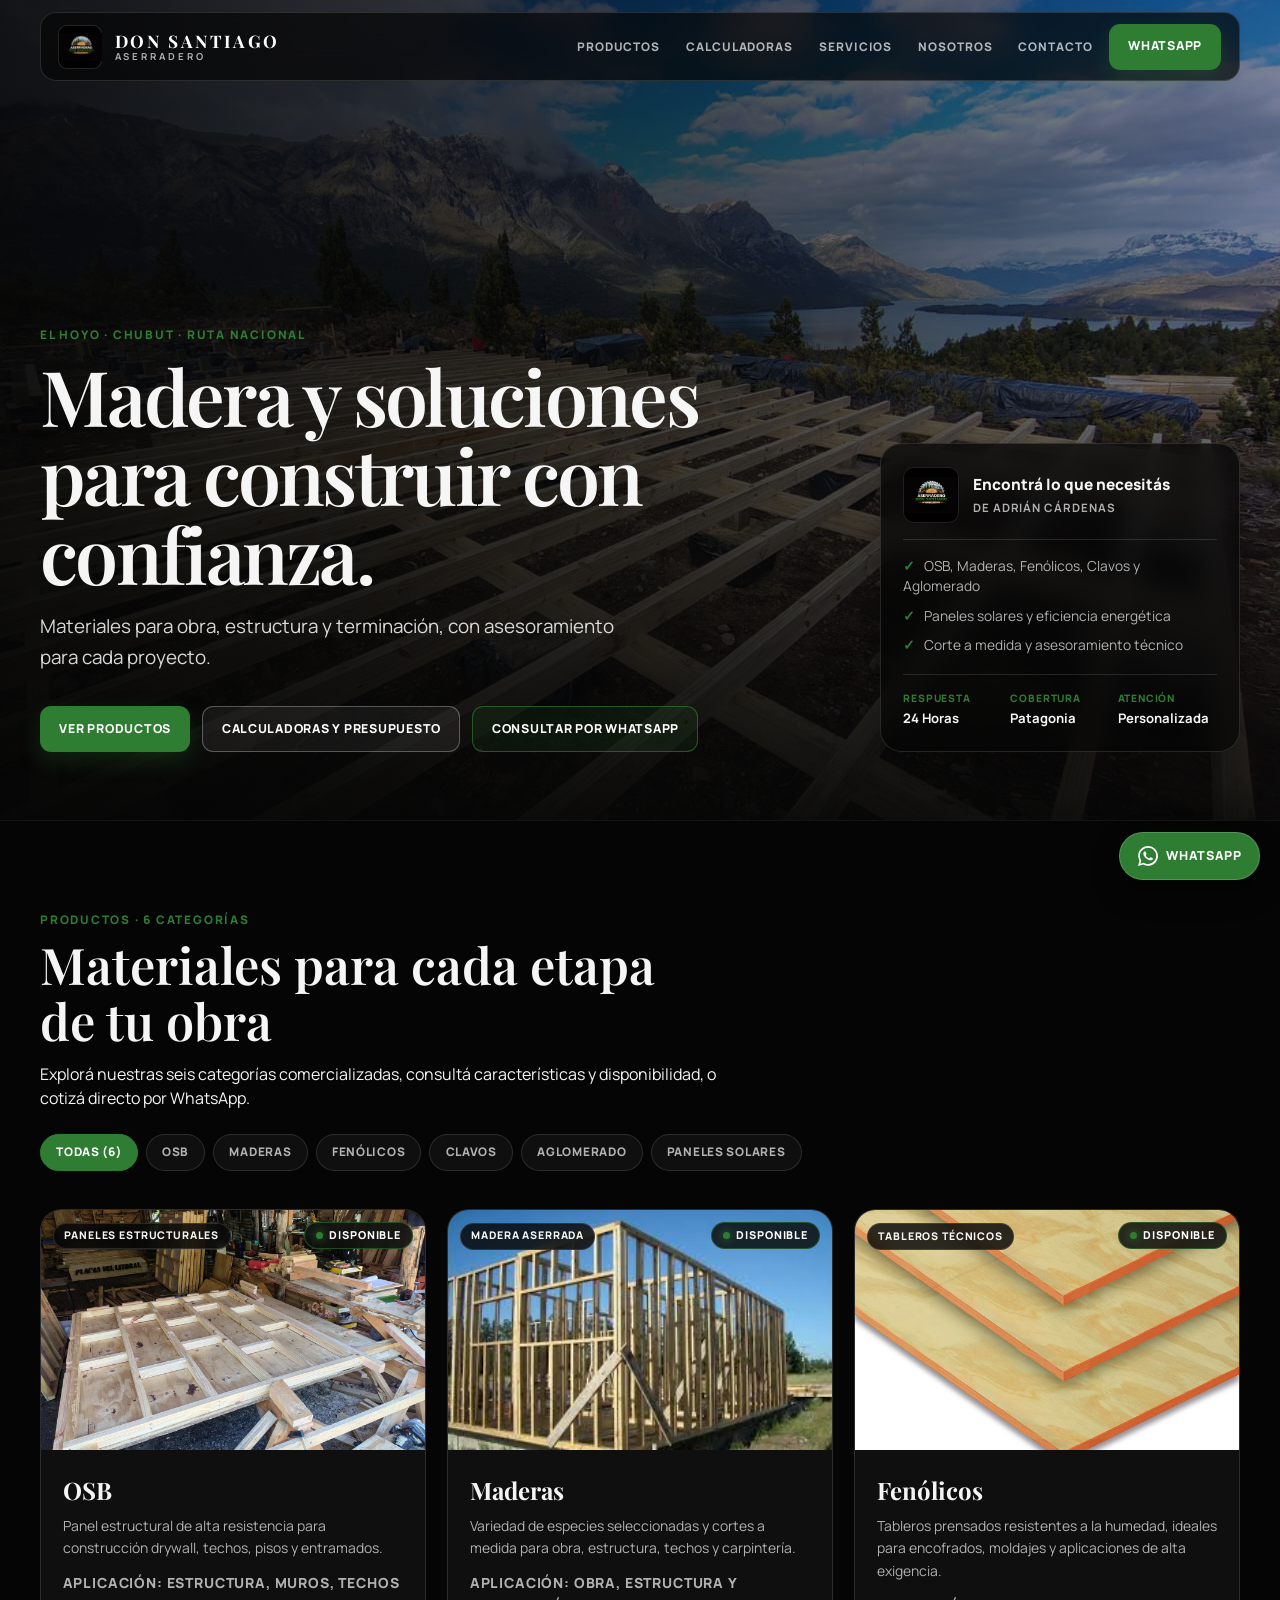
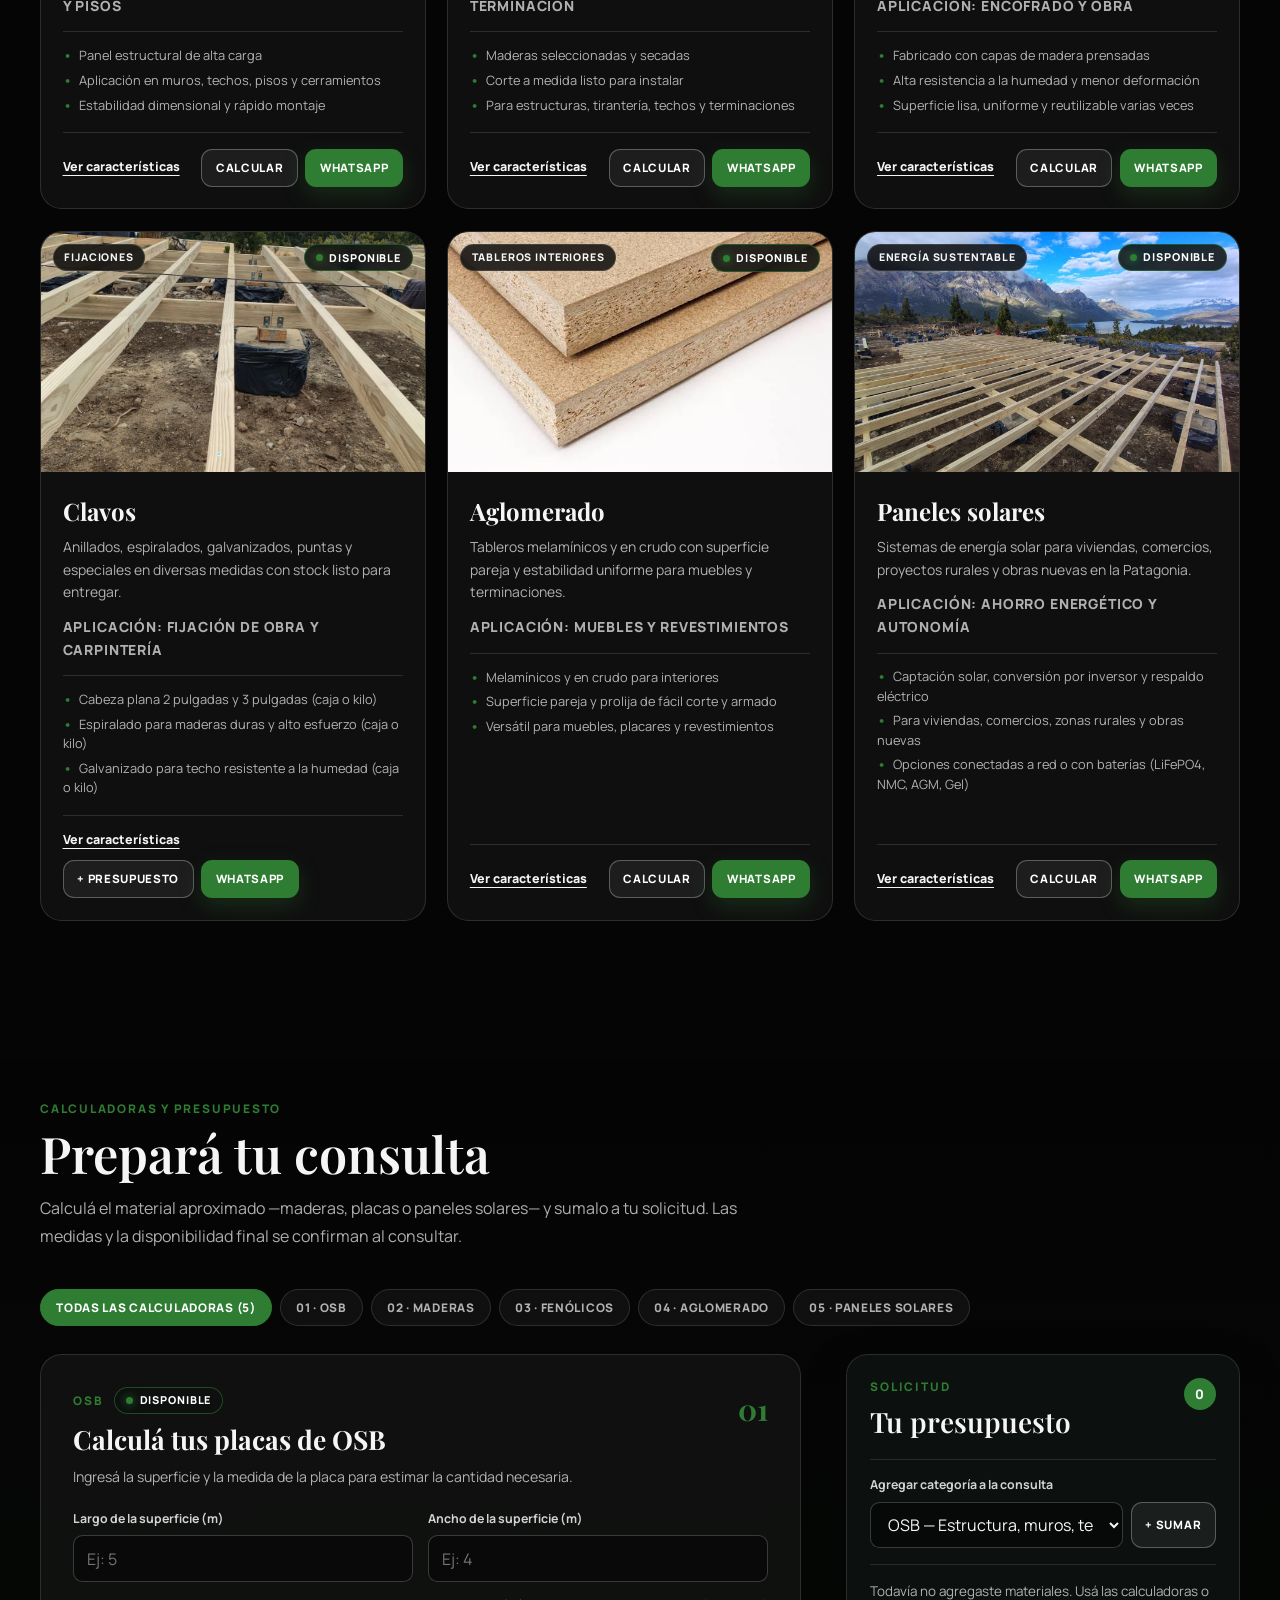
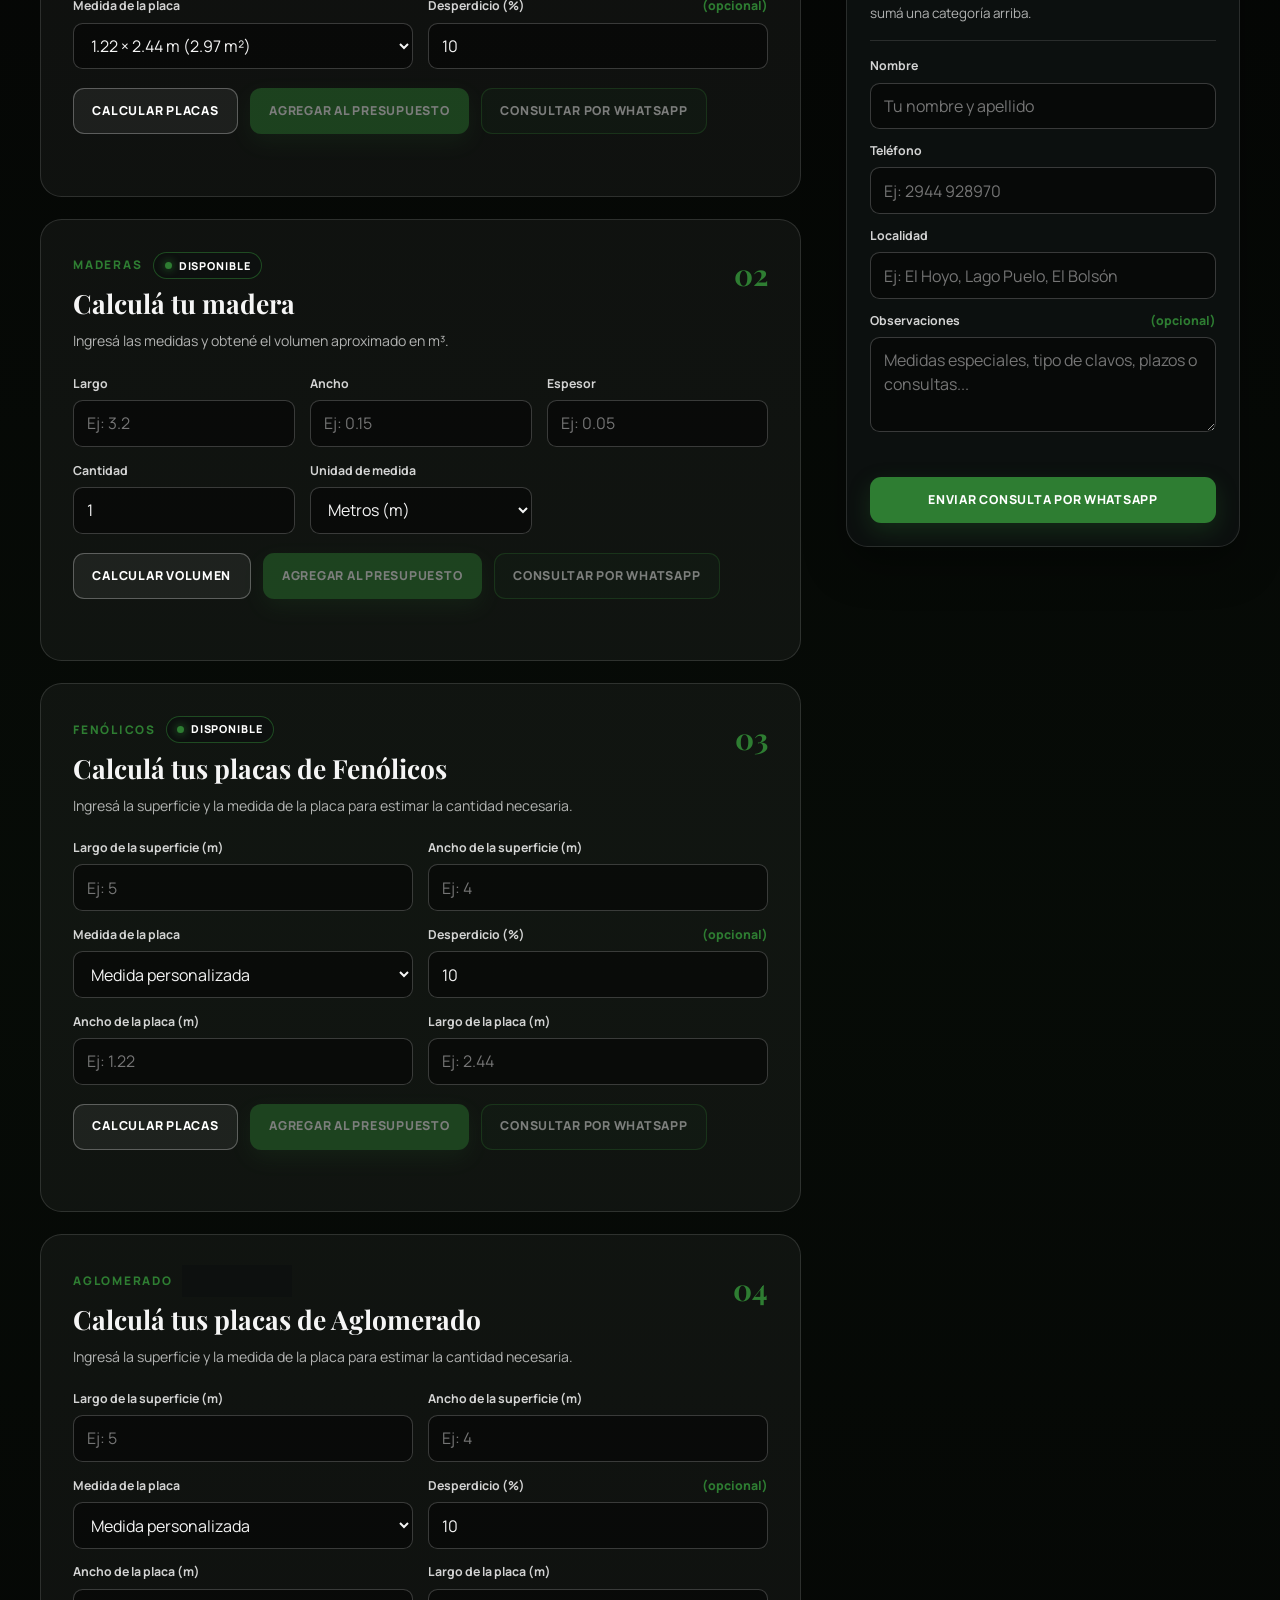
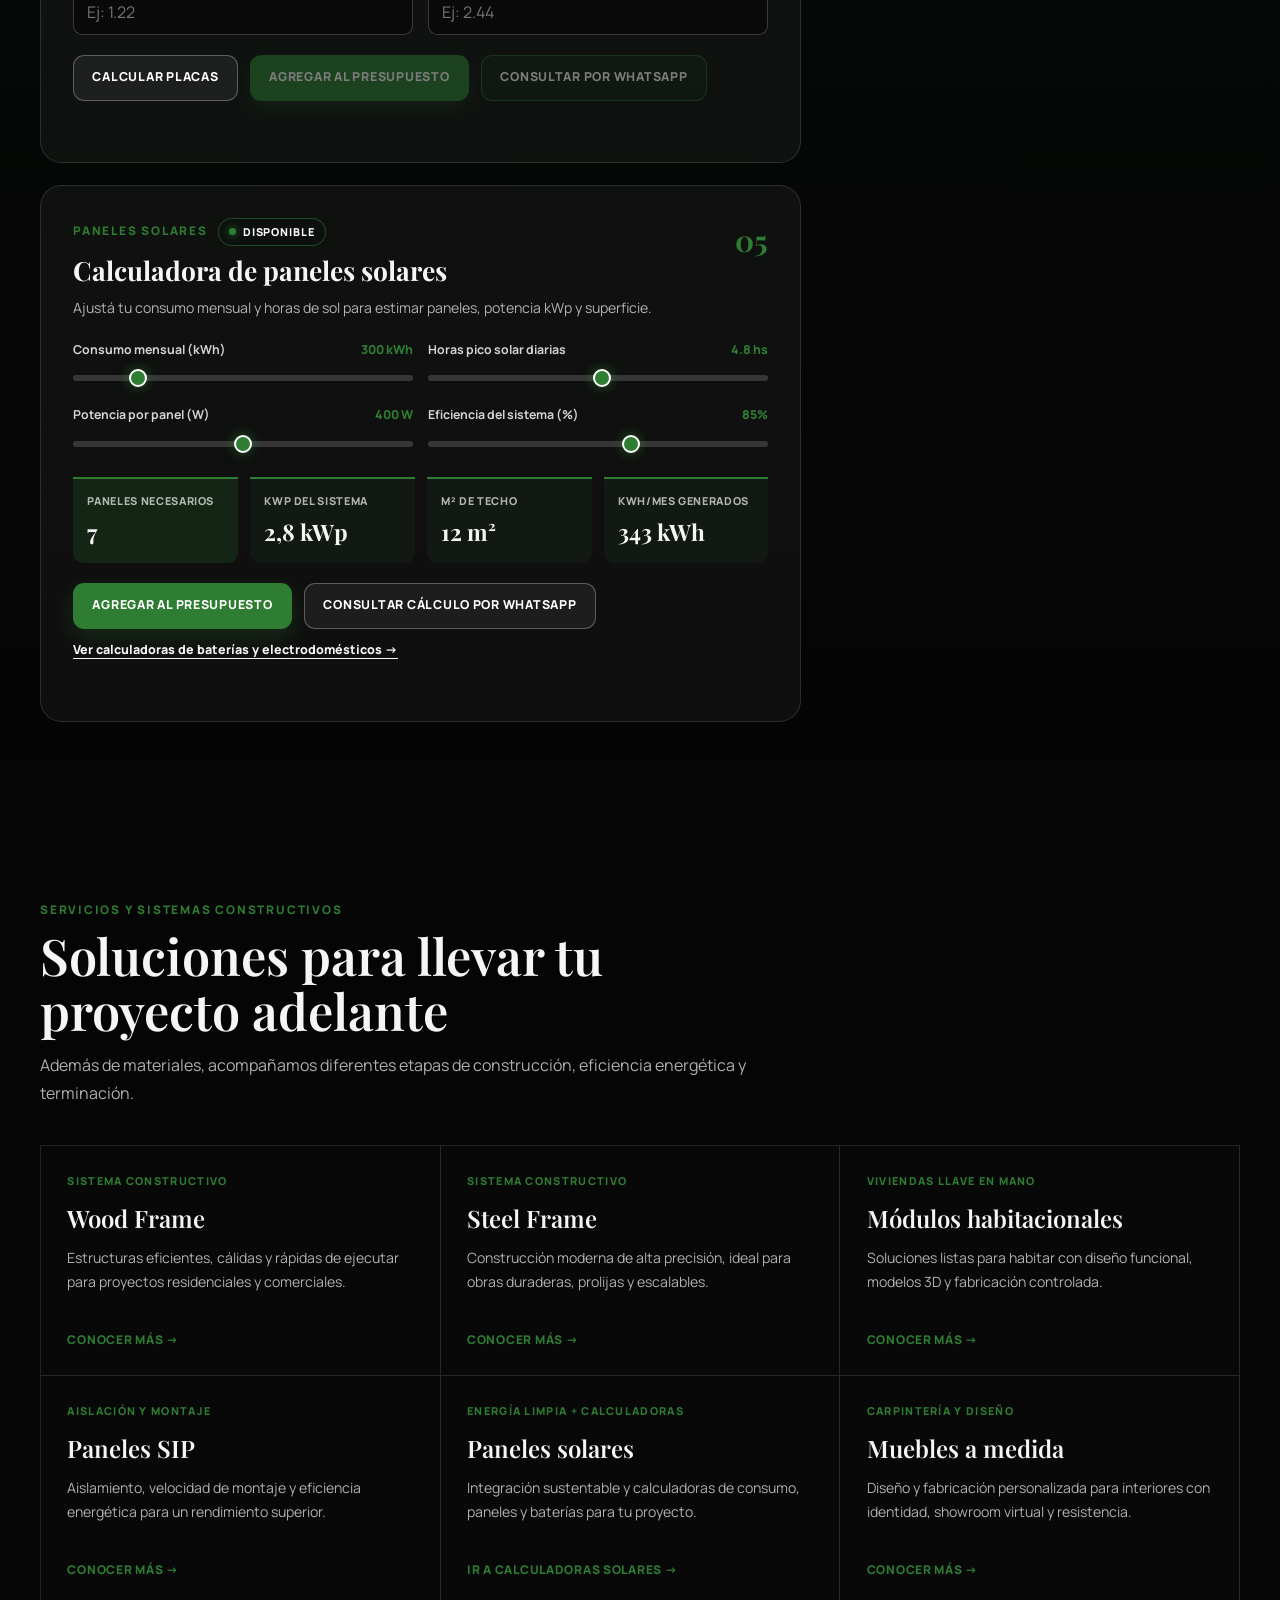
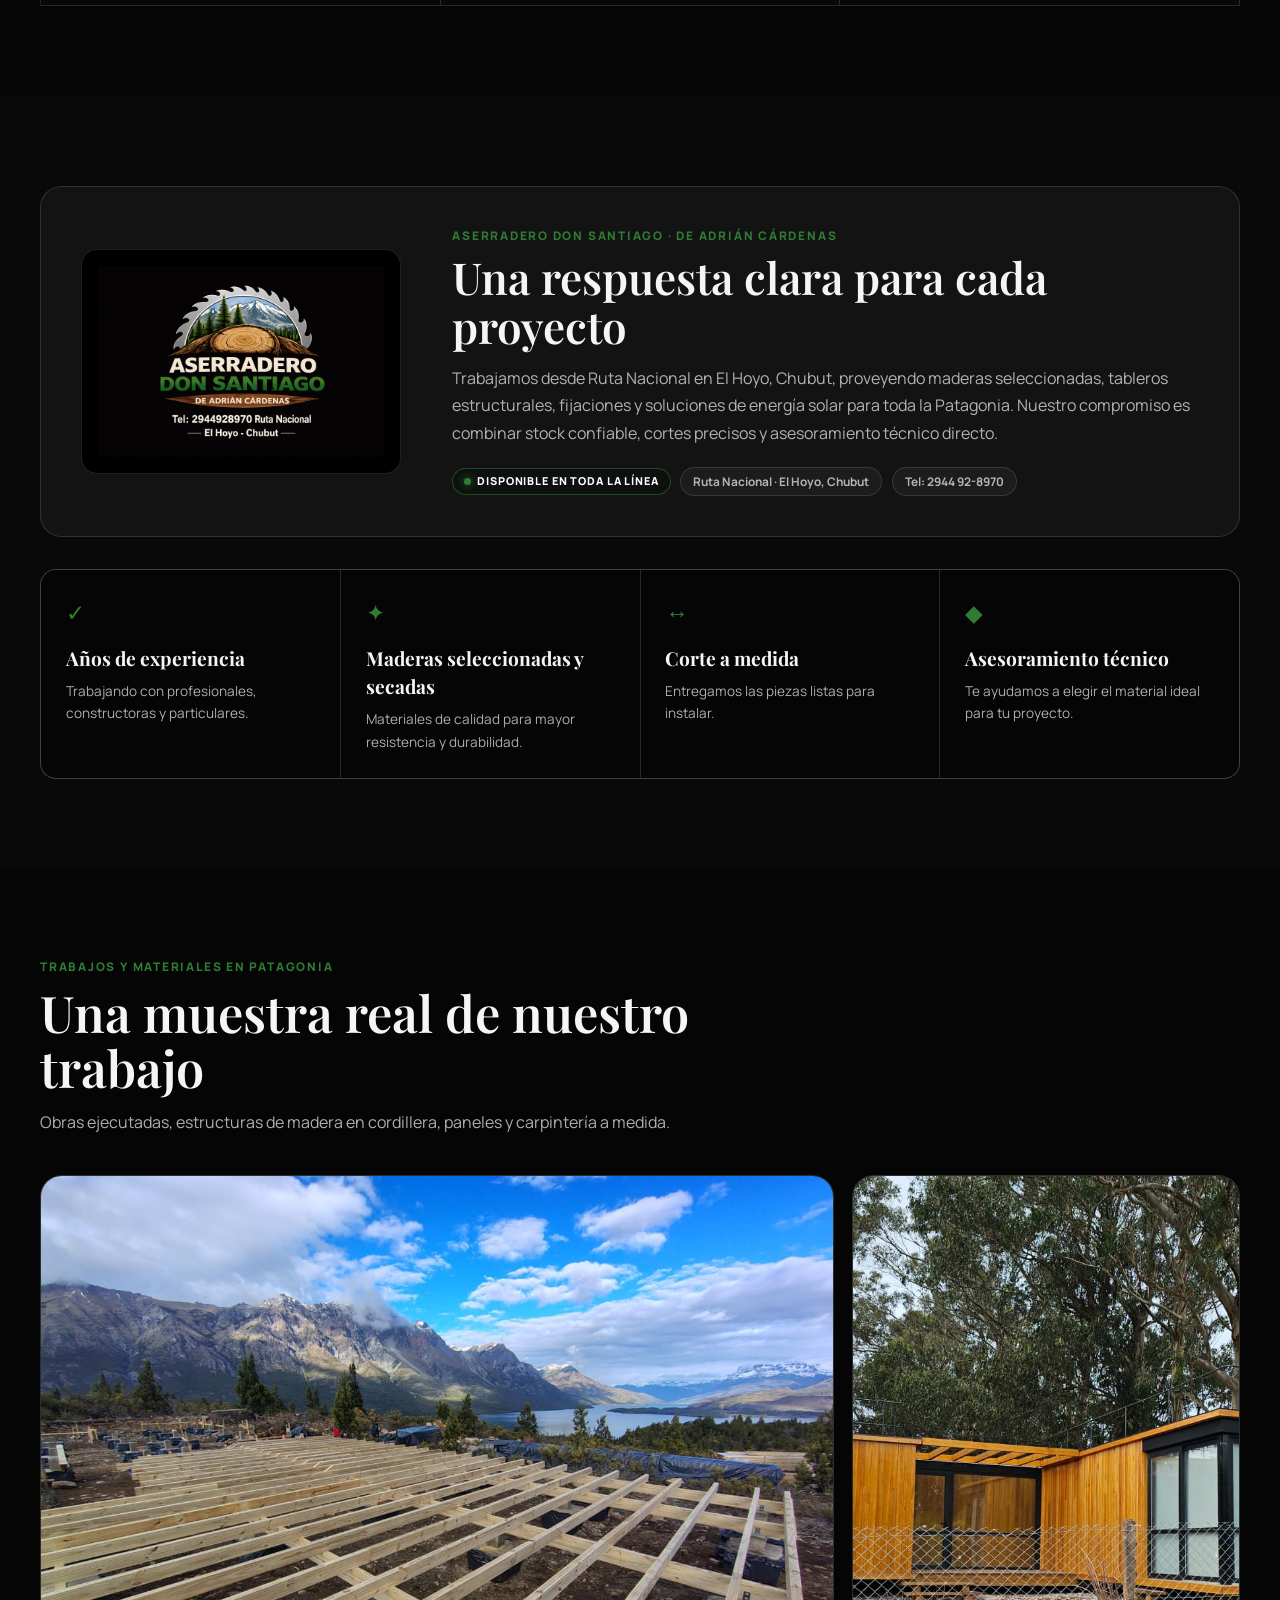
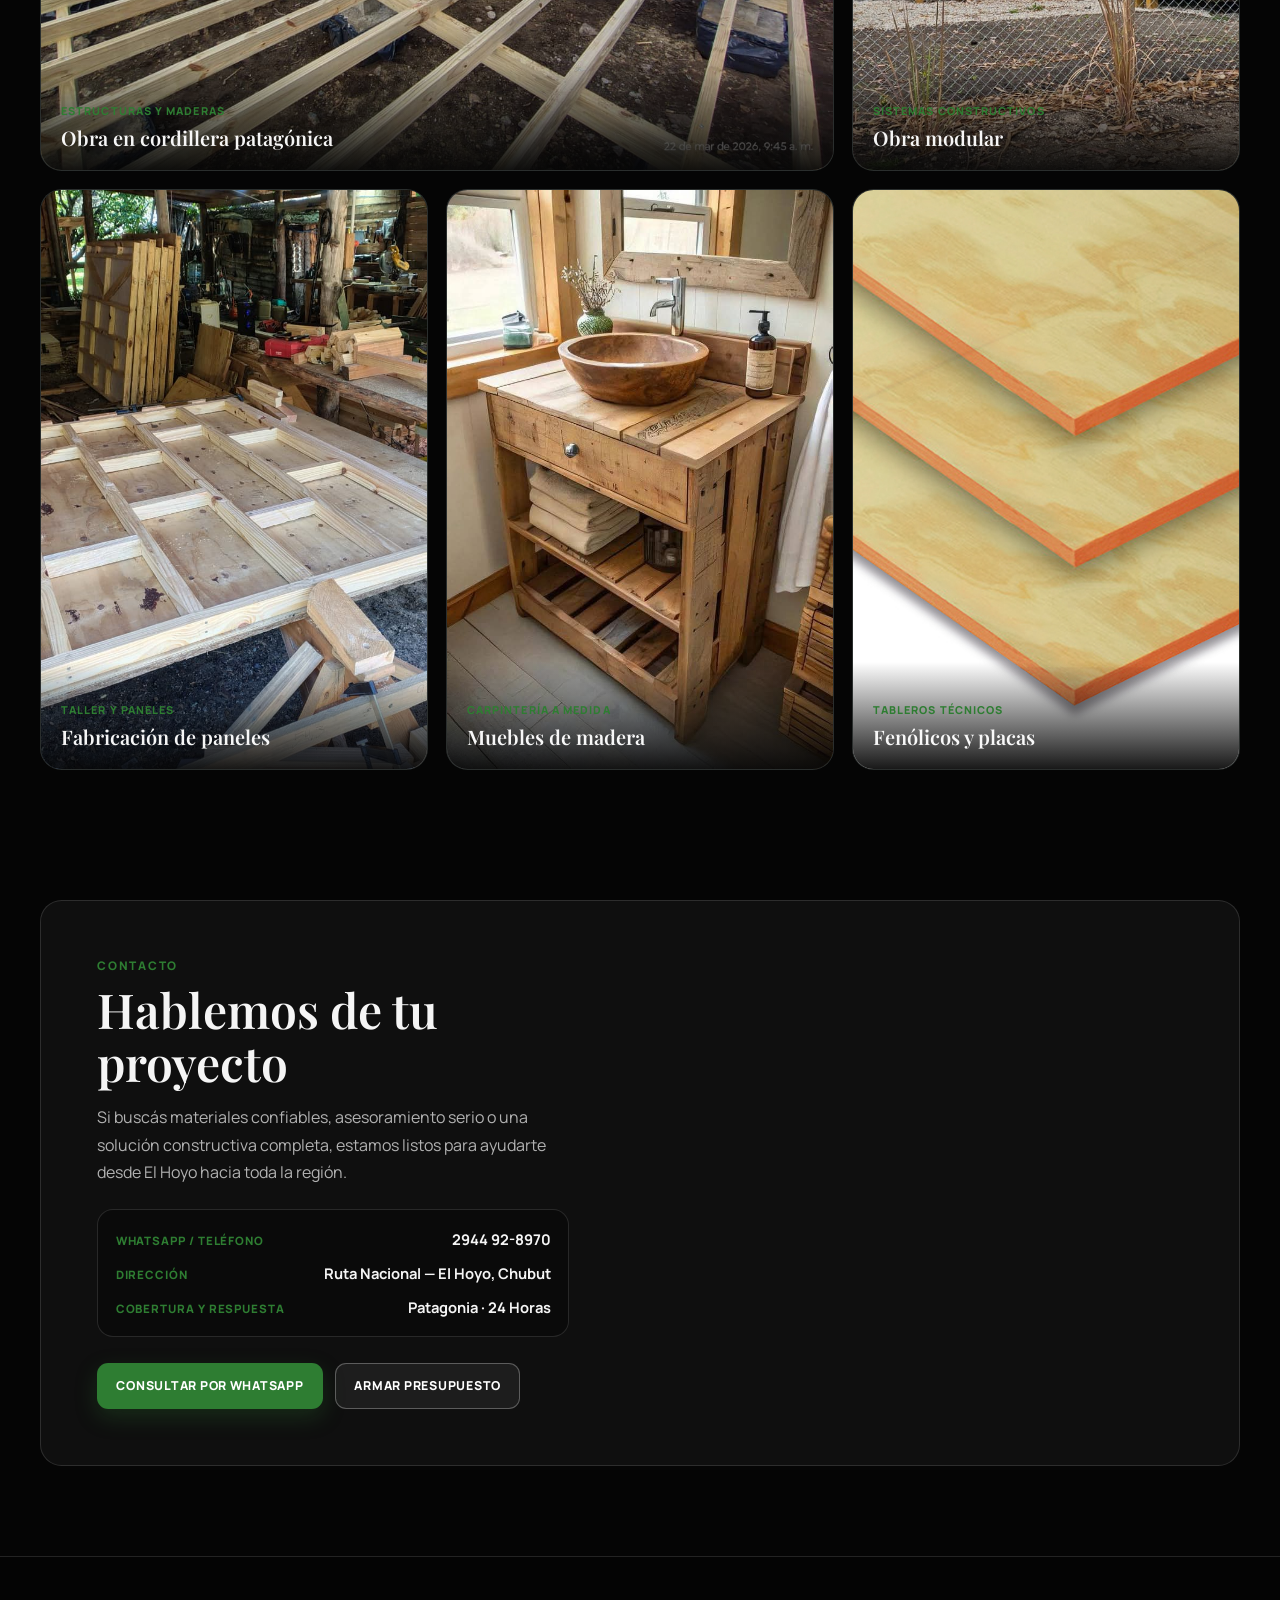
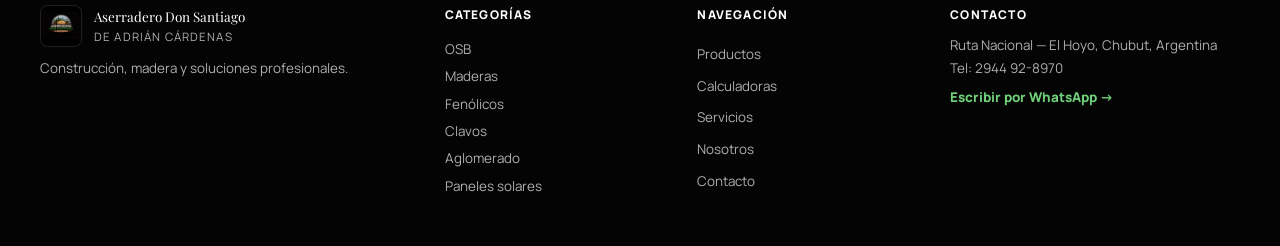
<file: index.html>
<!doctype html>
<html lang="es">
<head>
  <meta charset="utf-8">
  <meta name="viewport" content="width=device-width, initial-scale=1">
  <meta name="theme-color" content="#050505">
  <meta name="description" content="Aserradero Don Santiago en El Hoyo, Chubut. OSB, maderas, fenólicos, clavos, aglomerados, paneles solares y soluciones constructivas para cada proyecto en la Patagonia.">
  <meta name="keywords" content="aserradero, madera, OSB, fenólico, aglomerado, clavos, paneles solares, El Hoyo, Chubut, Patagonia">
  <meta name="author" content="Aserradero Don Santiago">
  <meta property="og:title" content="Aserradero Don Santiago | Madera y soluciones para tu proyecto">
  <meta property="og:description" content="Maderas, paneles OSB, fenólicos, aglomerados, clavos, paneles solares y soluciones constructivas profesionales en El Hoyo, Chubut.">
  <meta property="og:type" content="website">
  <meta property="og:locale" content="es_AR">
  <meta property="og:url" content="https://aserraderodonsantiago.com.ar/">
  <meta property="og:image" content="Logos/Imagen oficial aserradero don santiago.png">
  <title>Aserradero Don Santiago | Madera y soluciones para tu proyecto</title>
  <link rel="canonical" href="https://aserraderodonsantiago.com.ar/">
  <link rel="icon" href="Logos/Imagen oficial aserradero don santiago.png" type="image/png">
  <link rel="manifest" href="manifest.webmanifest">
  <link rel="preconnect" href="https://fonts.googleapis.com">
  <link rel="preconnect" href="https://fonts.gstatic.com" crossorigin>
  <link href="https://fonts.googleapis.com/css2?family=Manrope:wght@400;500;600;700;800&family=Playfair+Display:wght@600;700&display=swap" rel="stylesheet">
  <link rel="stylesheet" href="styles.css">
  <script type="application/ld+json">
  {
    "@context": "https://schema.org",
    "@type": "HardwareStore",
    "name": "Aserradero Don Santiago",
    "alternateName": "Aserradero Don Santiago - De Adrián Cárdenas",
    "description": "Maderas, paneles OSB, fenólicos, aglomerados, clavos, paneles solares y soluciones constructivas en El Hoyo, Chubut.",
    "url": "https://aserraderodonsantiago.com.ar/",
    "telephone": "+5492944928970",
    "image": "https://aserraderodonsantiago.com.ar/Logos/Imagen%20oficial%20aserradero%20don%20santiago.png",
    "address": {
      "@type": "PostalAddress",
      "streetAddress": "Ruta Nacional",
      "addressLocality": "El Hoyo",
      "addressRegion": "Chubut",
      "addressCountry": "AR"
    },
    "areaServed": "Patagonia, Argentina"
  }
  </script>
</head>
<body class="home-page">
  <a class="skip-link" href="#contenido">Saltar al contenido</a>

  <div id="loading-screen" aria-hidden="true">
    <img src="Logos/Pantalla de carga Don Santiago.png" alt="">
  </div>

  <header class="site-header">
    <div class="container">
      <div class="nav-shell" data-header-shell>
        <div class="nav-main">
          <a href="#inicio" class="brand" aria-label="Aserradero Don Santiago, ir al inicio">
            <img src="Logos/Pantalla de carga Don Santiago.png" alt="Logo Aserradero Don Santiago" class="brand-logo" width="44" height="44">
            <div class="brand-copy">
              <span class="brand-title">Don Santiago</span>
              <span class="brand-subtitle">Aserradero</span>
            </div>
          </a>
          <nav class="desktop-nav" aria-label="Principal">
            <a href="#productos">Productos</a>
            <a href="#herramientas">Calculadoras</a>
            <a href="#servicios">Servicios</a>
            <a href="#nosotros">Nosotros</a>
            <a href="#contacto">Contacto</a>
          </nav>
          <a data-whatsapp="general" href="https://wa.me/5492944928970" target="_blank" rel="noopener noreferrer" class="button button-whatsapp header-whatsapp">WhatsApp</a>
          <button class="nav-toggle" type="button" aria-label="Abrir menú" aria-expanded="false" aria-controls="mobile-menu" data-nav-toggle>
            <span class="nav-toggle-line"></span>
            <span class="nav-toggle-line"></span>
            <span class="nav-toggle-line"></span>
          </button>
        </div>
        <nav class="mobile-nav" id="mobile-menu" aria-label="Principal móvil" data-mobile-nav>
          <a href="#productos">Productos</a>
          <a href="#herramientas">Calculadoras</a>
          <a href="#servicios">Servicios</a>
          <a href="#nosotros">Nosotros</a>
          <a href="#contacto">Contacto</a>
        </nav>
      </div>
    </div>
  </header>

  <main id="contenido">
    <!-- Hero Principal -->
    <section id="inicio" class="hero" aria-labelledby="hero-title">
      <div class="hero-bg hero-bg--one is-active" aria-hidden="true"></div>
      <div class="hero-bg hero-bg--two" aria-hidden="true"></div>
      <div class="hero-overlay" aria-hidden="true"></div>
      <div class="container hero-content">
        <div class="hero-copy reveal reveal-active">
          <p class="eyebrow">El Hoyo · Chubut · Ruta Nacional</p>
          <h1 id="hero-title">Madera y soluciones para construir con confianza.</h1>
          <p>Materiales para obra, estructura y terminación, con asesoramiento para cada proyecto.</p>
          <div class="hero-actions">
            <a class="button button-primary" href="#productos">Ver productos</a>
            <a class="button button-secondary" href="#herramientas">Calculadoras y presupuesto</a>
            <a data-whatsapp="general" href="https://wa.me/5492944928970" target="_blank" rel="noopener noreferrer" class="button button-outline">Consultar por WhatsApp</a>
          </div>
        </div>
        <aside class="hero-note reveal" style="--reveal-delay:.15s" aria-label="Resumen de servicios">
          <div class="hero-note__brand">
            <img src="Logos/Pantalla de carga Don Santiago.png" alt="Emblema Aserradero Don Santiago" width="56" height="56">
            <div>
              <p class="hero-note__title">Encontrá lo que necesitás</p>
              <span class="hero-note__owner">De Adrián Cárdenas</span>
            </div>
          </div>
          <ul>
            <li>OSB, Maderas, Fenólicos, Clavos y Aglomerado</li>
            <li>Paneles solares y eficiencia energética</li>
            <li>Corte a medida y asesoramiento técnico</li>
          </ul>
          <div class="hero-note__metrics">
            <div>
              <span>Respuesta</span>
              <strong>24 Horas</strong>
            </div>
            <div>
              <span>Cobertura</span>
              <strong>Patagonia</strong>
            </div>
            <div>
              <span>Atención</span>
              <strong>Personalizada</strong>
            </div>
          </div>
        </aside>
      </div>
    </section>

    <!-- Catálogo de las 6 Categorías de Productos -->
    <section id="productos" class="section products-section" aria-labelledby="products-title">
      <div class="container">
        <div class="section-heading section-heading--split reveal">
          <div>
            <p class="eyebrow">Productos · 6 Categorías</p>
            <h2 id="products-title">Materiales para cada etapa de tu obra</h2>
            <p>Explorá nuestras seis categorías comercializadas, consultá características y disponibilidad, o cotizá directo por WhatsApp.</p>
          </div>
          <div class="catalog-filters" role="toolbar" aria-label="Filtrar por categoría de producto" data-catalog-filters></div>
        </div>
        <div class="products-grid" data-catalog aria-live="polite"></div>
      </div>
    </section>

    <!-- Calculadoras (Maderas, Placas y Paneles Solares) + Armador de Presupuesto -->
    <section id="herramientas" class="section calculators-section" aria-labelledby="tools-title">
      <div class="container">
        <div class="section-heading reveal">
          <p class="eyebrow">Calculadoras y Presupuesto</p>
          <h2 id="tools-title">Prepará tu consulta</h2>
          <p>Calculá el material aproximado —maderas, placas o paneles solares— y sumalo a tu solicitud. Las medidas y la disponibilidad final se confirman al consultar.</p>
        </div>

        <div class="calc-tabs" role="tablist" aria-label="Seleccionar calculadora" data-calc-tabs></div>

        <div class="calculator-layout">
          <div class="calculators" data-calculators></div>

          <aside id="presupuesto" class="quote-panel" data-quote-panel aria-labelledby="quote-title">
            <div class="quote-panel__heading">
              <div>
                <p class="eyebrow">Solicitud</p>
                <h2 id="quote-title">Tu presupuesto</h2>
              </div>
              <span class="quote-count" data-quote-count aria-label="Cantidad de ítems">0</span>
            </div>

            <div class="quote-quick-add">
              <label for="quick-product-select">Agregar categoría a la consulta</label>
              <div class="quote-quick-add__row">
                <select id="quick-product-select" data-quick-select></select>
                <button type="button" class="button button-secondary button-sm" data-quick-add>+ Sumar</button>
              </div>
            </div>

            <div class="quote-items" data-quote-items>
              <p class="quote-empty">Todavía no agregaste materiales. Usá las calculadoras o sumá una categoría arriba.</p>
            </div>

            <form class="quote-form" data-quote-form novalidate>
              <div class="form-field">
                <label for="quote-name">Nombre</label>
                <input id="quote-name" name="name" autocomplete="name" placeholder="Tu nombre y apellido" required>
              </div>
              <div class="form-field">
                <label for="quote-phone">Teléfono</label>
                <input id="quote-phone" name="phone" inputmode="tel" autocomplete="tel" placeholder="Ej: 2944 928970" required>
              </div>
              <div class="form-field">
                <label for="quote-locality">Localidad</label>
                <input id="quote-locality" name="locality" autocomplete="address-level2" placeholder="Ej: El Hoyo, Lago Puelo, El Bolsón" required>
              </div>
              <div class="form-field">
                <label for="quote-comments">Observaciones <span>(opcional)</span></label>
                <textarea id="quote-comments" name="comments" rows="3" placeholder="Medidas especiales, tipo de clavos, plazos o consultas..."></textarea>
              </div>
              <p class="form-status" aria-live="polite" data-quote-status></p>
              <button class="button button-primary button-full" type="submit">Enviar consulta por WhatsApp</button>
            </form>
          </aside>
        </div>
      </div>
    </section>

    <!-- Servicios y Sistemas Constructivos -->
    <section id="servicios" class="section" aria-labelledby="services-title">
      <div class="container">
        <div class="section-heading reveal">
          <p class="eyebrow">Servicios y Sistemas Constructivos</p>
          <h2 id="services-title">Soluciones para llevar tu proyecto adelante</h2>
          <p>Además de materiales, acompañamos diferentes etapas de construcción, eficiencia energética y terminación.</p>
        </div>
        <div class="services-grid">
          <a href="Sistemas%20constructivos/Woodframe.html" class="service-card reveal">
            <span class="service-card__tag">Sistema Constructivo</span>
            <h3>Wood Frame</h3>
            <p>Estructuras eficientes, cálidas y rápidas de ejecutar para proyectos residenciales y comerciales.</p>
            <span class="service-card__link">Conocer más →</span>
          </a>
          <a href="Sistemas%20constructivos/Steelframe.html" class="service-card reveal" style="--reveal-delay:.06s">
            <span class="service-card__tag">Sistema Constructivo</span>
            <h3>Steel Frame</h3>
            <p>Construcción moderna de alta precisión, ideal para obras duraderas, prolijas y escalables.</p>
            <span class="service-card__link">Conocer más →</span>
          </a>
          <a href="Servicios/Obrasmodulares.html" class="service-card reveal" style="--reveal-delay:.12s">
            <span class="service-card__tag">Viviendas Llave en Mano</span>
            <h3>Módulos habitacionales</h3>
            <p>Soluciones listas para habitar con diseño funcional, modelos 3D y fabricación controlada.</p>
            <span class="service-card__link">Conocer más →</span>
          </a>
          <a href="Sistemas%20constructivos/Panelessip.html" class="service-card reveal" style="--reveal-delay:.18s">
            <span class="service-card__tag">Aislación y Montaje</span>
            <h3>Paneles SIP</h3>
            <p>Aislamiento, velocidad de montaje y eficiencia energética para un rendimiento superior.</p>
            <span class="service-card__link">Conocer más →</span>
          </a>
          <a href="Sistemas%20constructivos/Panelessolares.html" class="service-card reveal" style="--reveal-delay:.24s">
            <span class="service-card__tag">Energía Limpia + Calculadoras</span>
            <h3>Paneles solares</h3>
            <p>Integración sustentable y calculadoras de consumo, paneles y baterías para tu proyecto.</p>
            <span class="service-card__link">Ir a calculadoras solares →</span>
          </a>
          <a href="Servicios/Mueblesdemadera.html" class="service-card reveal" style="--reveal-delay:.3s">
            <span class="service-card__tag">Carpintería y Diseño</span>
            <h3>Muebles a medida</h3>
            <p>Diseño y fabricación personalizada para interiores con identidad, showroom virtual y resistencia.</p>
            <span class="service-card__link">Conocer más →</span>
          </a>
        </div>
      </div>
    </section>

    <!-- Sobre la Empresa (Nosotros) -->
    <section id="nosotros" class="section why-section" aria-labelledby="why-title">
      <div class="container">
        <div class="about-banner reveal">
          <div class="about-banner__logo">
            <img src="Logos/Imagen oficial aserradero don santiago.png" alt="Logo oficial Aserradero Don Santiago - De Adrián Cárdenas - Tel: 2944928970 Ruta Nacional El Hoyo Chubut" loading="lazy" width="380" height="260">
          </div>
          <div class="about-banner__copy">
            <p class="eyebrow">Aserradero Don Santiago · De Adrián Cárdenas</p>
            <h2 id="why-title">Una respuesta clara para cada proyecto</h2>
            <p>Trabajamos desde Ruta Nacional en El Hoyo, Chubut, proveyendo maderas seleccionadas, tableros estructurales, fijaciones y soluciones de energía solar para toda la Patagonia. Nuestro compromiso es combinar stock confiable, cortes precisos y asesoramiento técnico directo.</p>
            <div class="about-badges">
              <span class="availability-badge">Disponible en toda la línea</span>
              <span class="meta-pill">Ruta Nacional · El Hoyo, Chubut</span>
              <span class="meta-pill">Tel: 2944 92-8970</span>
            </div>
          </div>
        </div>

        <div class="why-grid">
          <article class="reveal">
            <span aria-hidden="true">✓</span>
            <h3>Años de experiencia</h3>
            <p>Trabajando con profesionales, constructoras y particulares.</p>
          </article>
          <article class="reveal" style="--reveal-delay:.06s">
            <span aria-hidden="true">✦</span>
            <h3>Maderas seleccionadas y secadas</h3>
            <p>Materiales de calidad para mayor resistencia y durabilidad.</p>
          </article>
          <article class="reveal" style="--reveal-delay:.12s">
            <span aria-hidden="true">↔</span>
            <h3>Corte a medida</h3>
            <p>Entregamos las piezas listas para instalar.</p>
          </article>
          <article class="reveal" style="--reveal-delay:.18s">
            <span aria-hidden="true">◆</span>
            <h3>Asesoramiento técnico</h3>
            <p>Te ayudamos a elegir el material ideal para tu proyecto.</p>
          </article>
        </div>
      </div>
    </section>

    <!-- Galería de Trabajos y Materiales Reales -->
    <section id="galeria" class="section gallery-section" aria-labelledby="gallery-title">
      <div class="container">
        <div class="section-heading reveal">
          <p class="eyebrow">Trabajos y materiales en Patagonia</p>
          <h2 id="gallery-title">Una muestra real de nuestro trabajo</h2>
          <p>Obras ejecutadas, estructuras de madera en cordillera, paneles y carpintería a medida.</p>
        </div>
        <div class="work-gallery">
          <figure class="work-card work-card--wide reveal">
            <img src="img/Obra/Imagen%20Obra%2010.jpeg" loading="lazy" decoding="async" alt="Estructura de madera en obra con vista a la cordillera y lago en Patagonia">
            <figcaption>
              <span>Estructuras y Maderas</span>
              <strong>Obra en cordillera patagónica</strong>
            </figcaption>
          </figure>
          <figure class="work-card reveal" style="--reveal-delay:.06s">
            <img src="img/Viviendas%20Modulares/Obra%20Modular%203.jpeg" loading="lazy" decoding="async" alt="Vivienda modular revestida en madera realizada por Aserradero Don Santiago">
            <figcaption>
              <span>Sistemas Constructivos</span>
              <strong>Obra modular</strong>
            </figcaption>
          </figure>
          <figure class="work-card reveal" style="--reveal-delay:.12s">
            <img src="img/Paneles/Imagen%20Panel%201.jpeg" loading="lazy" decoding="async" alt="Armado de paneles y bastidores de madera en taller del aserradero">
            <figcaption>
              <span>Taller y Paneles</span>
              <strong>Fabricación de paneles</strong>
            </figcaption>
          </figure>
          <figure class="work-card reveal" style="--reveal-delay:.18s">
            <img src="img/Muebles%20De%20Madera/Mueble%20Para%20Baño.jpg" loading="lazy" decoding="async" alt="Mueble de madera a medida para baño">
            <figcaption>
              <span>Carpintería a Medida</span>
              <strong>Muebles de madera</strong>
            </figcaption>
          </figure>
          <figure class="work-card reveal" style="--reveal-delay:.24s">
            <img src="img/Fenolicos/Imagen%20Fenolico%201.jpg" loading="lazy" decoding="async" alt="Placas fenólicas para obra y encofrado">
            <figcaption>
              <span>Tableros Técnicos</span>
              <strong>Fenólicos y placas</strong>
            </figcaption>
          </figure>
        </div>
      </div>
    </section>

    <!-- Sección de Contacto -->
    <section id="contacto" class="section contact-section" aria-labelledby="contact-title">
      <div class="container contact-shell">
        <div class="contact-shell__info">
          <p class="eyebrow">Contacto</p>
          <h2 id="contact-title">Hablemos de tu proyecto</h2>
          <p>Si buscás materiales confiables, asesoramiento serio o una solución constructiva completa, estamos listos para ayudarte desde El Hoyo hacia toda la región.</p>
          <div class="contact-details-list">
            <div class="contact-detail-item">
              <span class="contact-detail-label">WhatsApp / Teléfono</span>
              <a data-whatsapp="general" href="https://wa.me/5492944928970" target="_blank" rel="noopener noreferrer" class="contact-detail-value">2944 92-8970</a>
            </div>
            <div class="contact-detail-item">
              <span class="contact-detail-label">Dirección</span>
              <strong class="contact-detail-value">Ruta Nacional — El Hoyo, Chubut</strong>
            </div>
            <div class="contact-detail-item">
              <span class="contact-detail-label">Cobertura y Respuesta</span>
              <strong class="contact-detail-value">Patagonia · 24 Horas</strong>
            </div>
          </div>
          <div class="contact-actions">
            <a data-whatsapp="general" href="https://wa.me/5492944928970" target="_blank" rel="noopener noreferrer" class="button button-primary">Consultar por WhatsApp</a>
            <a href="#herramientas" class="button button-secondary">Armar presupuesto</a>
          </div>
        </div>
        <div class="contact-map">
          <iframe title="Ubicación de Aserradero Don Santiago en El Hoyo, Chubut" src="https://www.google.com/maps/embed?pb=!1m18!1m12!1m3!1d2413.5134651670223!2d-71.48815498023444!3d-42.0863116622335!2m3!1f0!2f0!3f0!3m2!1i1024!2i768!4f13.1!3m3!1m2!1s0x961b938d6ed3ad3d%3A0x2a8734569cbf7fd6!2saserradero%20don%20santiago!5e1!3m2!1ses-419!2sar!4v1775004917664!5m2!1ses-419!2sar" loading="lazy" referrerpolicy="no-referrer-when-downgrade"></iframe>
        </div>
      </div>
    </section>
  </main>

  <footer class="site-footer">
    <div class="container footer-grid">
      <div class="footer-brand-col">
        <div class="footer-brand-head">
          <img src="Logos/Pantalla de carga Don Santiago.png" alt="Logo Aserradero Don Santiago" width="42" height="42">
          <div>
            <p class="footer-brand">Aserradero Don Santiago</p>
            <p class="footer-owner">De Adrián Cárdenas</p>
          </div>
        </div>
        <p>Construcción, madera y soluciones profesionales.</p>
      </div>
      <nav aria-label="Categorías de productos">
        <p class="footer-heading">Categorías</p>
        <a href="Servicios/Osb.html">OSB</a>
        <a href="Servicios/Madera.html">Maderas</a>
        <a href="Servicios/Fenolico.html">Fenólicos</a>
        <a href="Servicios/Clavos.html">Clavos</a>
        <a href="Servicios/Aglomerado.html">Aglomerado</a>
        <a href="Sistemas%20constructivos/Panelessolares.html">Paneles solares</a>
      </nav>
      <nav aria-label="Navegación del pie">
        <p class="footer-heading">Navegación</p>
        <a href="#productos">Productos</a>
        <a href="#herramientas">Calculadoras</a>
        <a href="#servicios">Servicios</a>
        <a href="#nosotros">Nosotros</a>
        <a href="#contacto">Contacto</a>
      </nav>
      <div>
        <p class="footer-heading">Contacto</p>
        <p>Ruta Nacional — El Hoyo, Chubut, Argentina</p>
        <p>Tel: 2944 92-8970</p>
        <a data-whatsapp="general" href="https://wa.me/5492944928970" target="_blank" rel="noopener noreferrer" class="footer-wa-link">Escribir por WhatsApp →</a>
      </div>
    </div>
  </footer>

  <a data-whatsapp="general" href="https://wa.me/5492944928970" target="_blank" rel="noopener noreferrer" class="floating-whatsapp" aria-label="Consultar por WhatsApp">
    <span class="floating-whatsapp-icon" aria-hidden="true">
      <svg viewBox="0 0 24 24" class="whatsapp-icon"><path d="M20.52 3.48A11.8 11.8 0 0 0 12.11 0C5.58 0 .26 5.3.26 11.82c0 2.08.54 4.1 1.56 5.89L0 24l6.48-1.69a11.84 11.84 0 0 0 5.63 1.44h.01c6.52 0 11.82-5.31 11.82-11.83 0-3.16-1.23-6.13-3.42-8.44Zm-8.4 18.27h-.01a9.86 9.86 0 0 1-5.02-1.37l-.36-.21-3.84 1 1.03-3.74-.23-.39a9.8 9.8 0 0 1-1.5-5.22c0-5.41 4.4-9.82 9.83-9.82 2.62 0 5.07 1.02 6.92 2.88a9.73 9.73 0 0 1 2.88 6.94c0 5.41-4.41 9.83-9.82 9.83Zm5.39-7.37c-.29-.14-1.73-.85-1.99-.95-.27-.1-.46-.14-.65.15-.2.29-.76.95-.93 1.14-.17.2-.34.22-.63.07-.29-.15-1.22-.45-2.32-1.44-.86-.77-1.44-1.73-1.61-2.02-.17-.29-.02-.45.13-.6.13-.13.29-.34.44-.51.15-.17.19-.29.29-.48.1-.2.05-.36-.02-.51-.08-.14-.65-1.57-.89-2.15-.24-.58-.48-.49-.65-.5h-.55c-.19 0-.49.07-.75.36-.26.29-.99.97-.99 2.37s1.01 2.74 1.15 2.93c.14.19 1.97 3.01 4.77 4.22.67.29 1.19.46 1.59.59.67.21 1.28.18 1.76.11.54-.08 1.73-.71 1.97-1.4.24-.69.24-1.29.17-1.4-.07-.11-.27-.18-.56-.32Z"></path></svg>
    </span>
    <span class="floating-whatsapp-label">WhatsApp</span>
  </a>

  <dialog class="product-dialog" data-product-dialog aria-labelledby="dialog-title">
    <button class="dialog-close" type="button" data-dialog-close aria-label="Cerrar detalle">×</button>
    <div data-product-detail></div>
  </dialog>

  <script src="product-data.js"></script>
  <script src="script.js"></script>
</body>
</html>
</file>
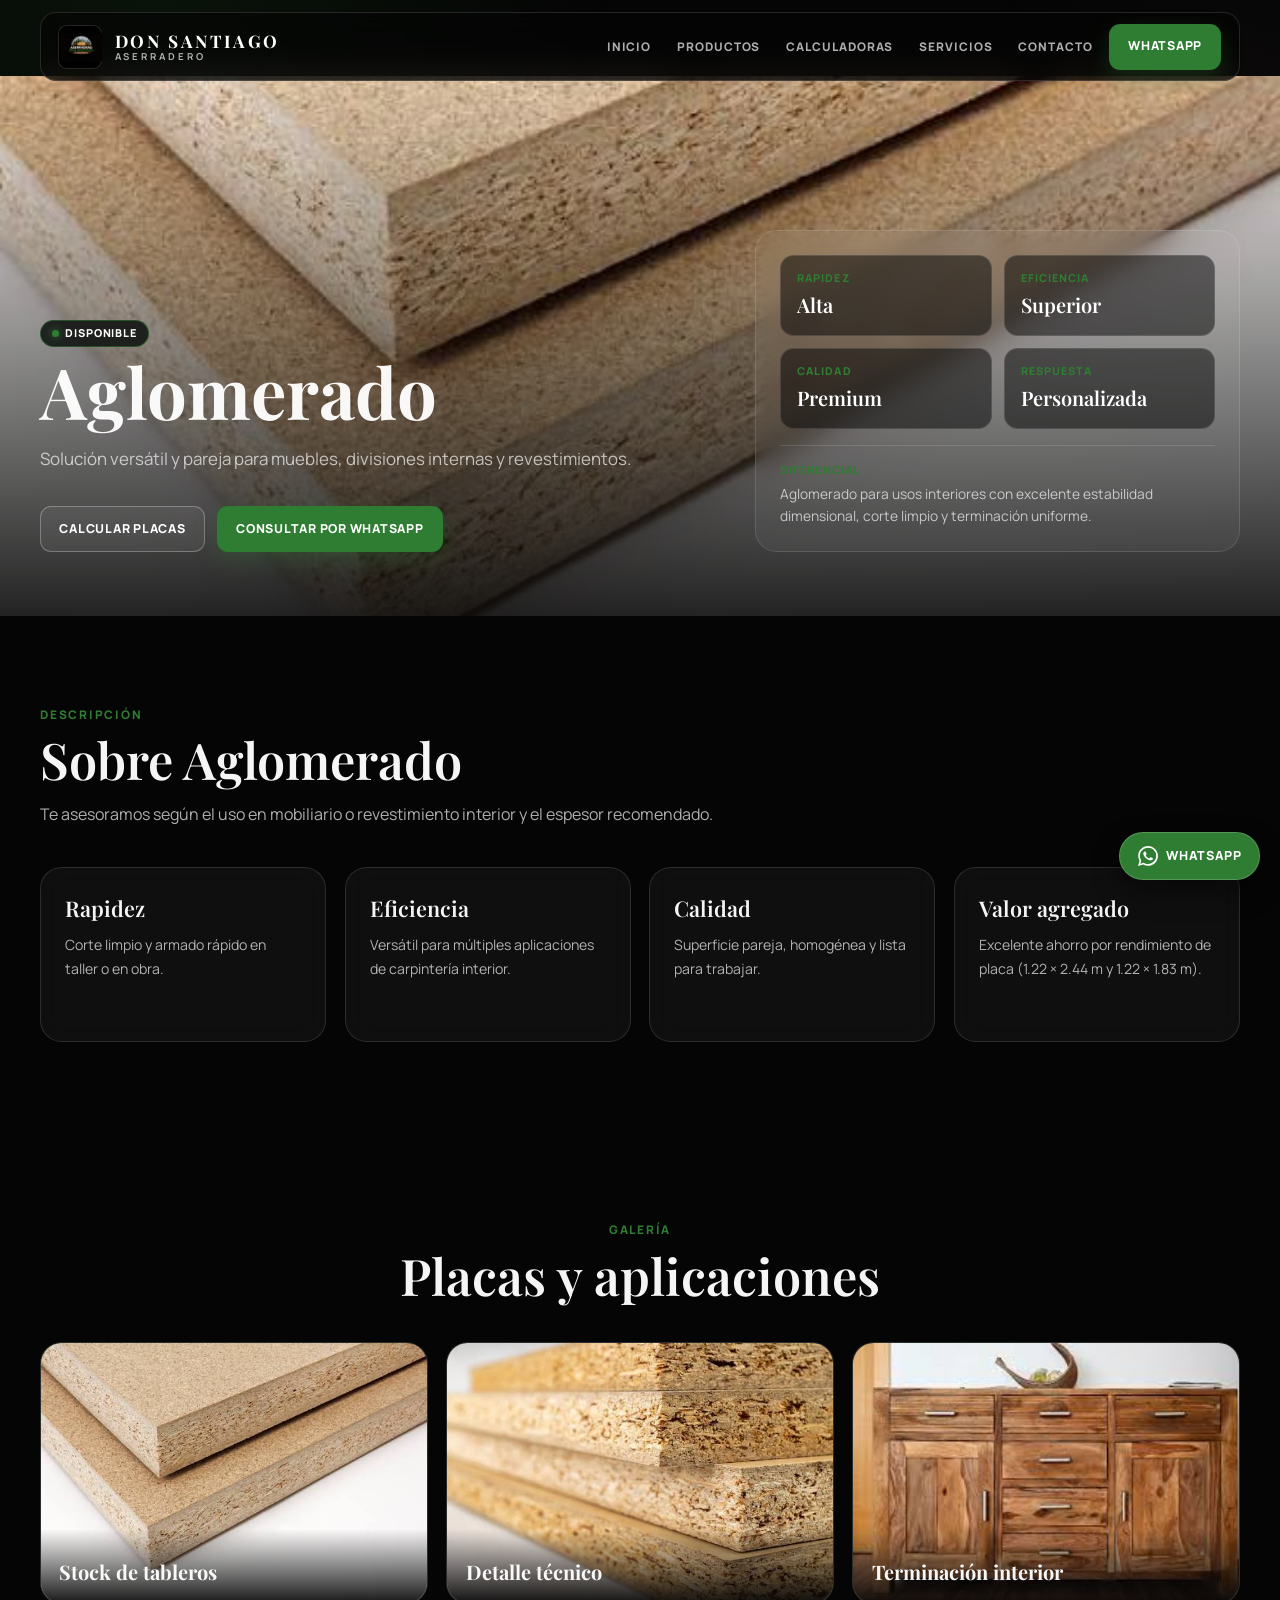
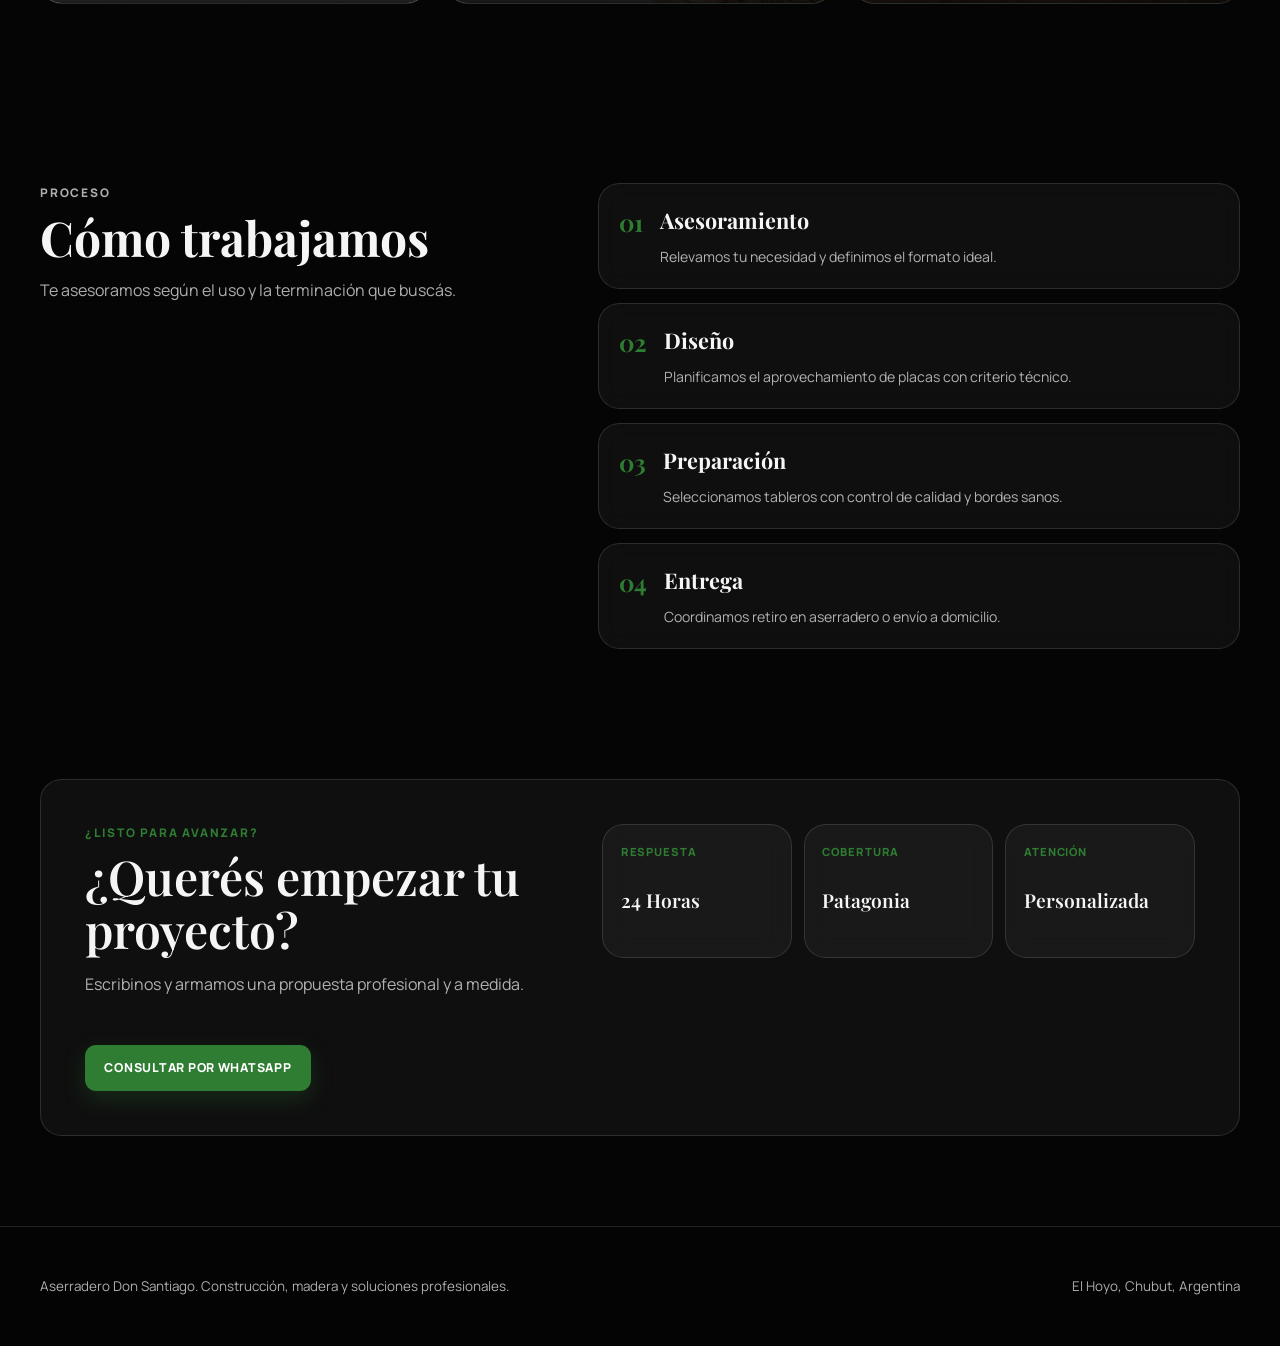
<file: Servicios/Aglomerado.html>
<!DOCTYPE html>
<html lang="es">
<head>
    <meta charset="UTF-8">
    <meta name="viewport" content="width=device-width, initial-scale=1.0">
    <title>Tableros de Aglomerado | Aserradero Don Santiago</title>
    <meta name="description" content="Tableros de aglomerado versátiles para muebles, placares, estanterías y revestimientos interiores en El Hoyo, Chubut.">
    <meta name="keywords" content="aglomerado, tableros aglomerados, muebles, carpinteria interior, el hoyo, chubut">
    <meta name="author" content="Aserradero Don Santiago">
    <meta property="og:title" content="Tableros de Aglomerado | Aserradero Don Santiago">
    <meta property="og:description" content="Solución versátil para muebles, equipamiento comercial y revestimientos interiores.">
    <meta property="og:type" content="website">
    <meta property="og:locale" content="es_AR">
    <link rel="preconnect" href="https://fonts.googleapis.com">
    <link rel="preconnect" href="https://fonts.gstatic.com" crossorigin>
    <link href="https://fonts.googleapis.com/css2?family=Manrope:wght@400;500;600;700;800&family=Playfair+Display:wght@600;700&display=swap" rel="stylesheet">
    <link rel="stylesheet" href="../styles.css">
</head>
<body>
    <a href="#contenido" class="skip-link">Saltar al contenido</a>
    <div id="loading-screen" aria-hidden="true">
        <img src="../Logos/Pantalla%20de%20carga%20Don%20Santiago.png" alt="Cargando Aserradero Don Santiago" class="loading-logo">
    </div>

    <header class="site-header">
        <div class="container">
            <div class="nav-shell" data-header-shell>
                <div class="nav-main">
                    <a href="../index.html#inicio" class="brand" aria-label="Aserradero Don Santiago">
                        <img src="../Logos/Pantalla%20de%20carga%20Don%20Santiago.png" alt="Logo Aserradero Don Santiago" class="brand-logo" width="44" height="44">
                        <div class="brand-copy">
                            <span class="brand-title">Don Santiago</span>
                            <span class="brand-subtitle">Aserradero</span>
                        </div>
                    </a>
                    <nav class="desktop-nav" aria-label="Principal">
                        <a href="../index.html#inicio">Inicio</a>
                        <a href="../index.html#productos">Productos</a>
                        <a href="../index.html#herramientas">Calculadoras</a>
                        <a href="../index.html#servicios">Servicios</a>
                        <a href="../index.html#contacto">Contacto</a>
                    </nav>
                    <a href="https://wa.me/5492944928970?text=Hola%20Aserradero%20Don%20Santiago,%20quiero%20cotizar%20Aglomerado." target="_blank" rel="noreferrer" class="button button-whatsapp header-whatsapp">WhatsApp</a>
                    <button class="nav-toggle" type="button" aria-label="Abrir menú" aria-expanded="false" aria-controls="mobile-menu" data-nav-toggle>
                        <span class="nav-toggle-line"></span>
                        <span class="nav-toggle-line"></span>
                        <span class="nav-toggle-line"></span>
                    </button>
                </div>
                <nav class="mobile-nav" id="mobile-menu" aria-label="Principal móvil" data-mobile-nav>
                    <a href="../index.html#inicio">Inicio</a>
                    <a href="../index.html#productos">Productos</a>
                    <a href="../index.html#herramientas">Calculadoras</a>
                    <a href="../index.html#servicios">Servicios</a>
                    <a href="../index.html#contacto">Contacto</a>
                </nav>
            </div>
        </div>
    </header>

    <main id="contenido">
        <section class="hero-section">
            <img src="../img/Aglomerados/Madera%20Aglomerada%201.jpg" alt="Tableros de aglomerado en Aserradero Don Santiago" class="hero-image">
            <div class="hero-overlay"></div>
            <div class="hero-fade"></div>
            <div class="container hero-content">
                <div class="hero-grid">
                    <div class="hero-copy reveal reveal-active" data-reveal="hero-copy">
                        <span class="availability-badge">Disponible</span>
                        <h1>Aglomerado</h1>
                        <p class="hero-description">Solución versátil y pareja para muebles, divisiones internas y revestimientos.</p>
                        <div class="hero-actions">
                            <a href="../index.html#herramientas" class="button button-secondary">Calcular placas</a>
                            <a href="https://wa.me/5492944928970?text=Hola%20Aserradero%20Don%20Santiago,%20quiero%20cotizar%20Aglomerado." target="_blank" rel="noreferrer" class="button button-primary shine">Consultar por WhatsApp</a>
                        </div>
                    </div>
                    <aside class="hero-panel glass-panel reveal reveal-active" data-reveal="hero-panel">
                        <div class="metrics-grid">
                            <div class="metric-card"><p class="metric-label">Rapidez</p><p class="metric-value">Alta</p></div>
                            <div class="metric-card"><p class="metric-label">Eficiencia</p><p class="metric-value">Superior</p></div>
                            <div class="metric-card"><p class="metric-label">Calidad</p><p class="metric-value">Premium</p></div>
                            <div class="metric-card"><p class="metric-label">Respuesta</p><p class="metric-value">Personalizada</p></div>
                        </div>
                        <div class="hero-panel-detail">
                            <p class="panel-label">Diferencial</p>
                            <p class="panel-text">Aglomerado para usos interiores con excelente estabilidad dimensional, corte limpio y terminación uniforme.</p>
                        </div>
                    </aside>
                </div>
            </div>
        </section>

        <section class="section">
            <div class="container">
                <div class="section-heading reveal">
                    <p class="section-eyebrow">Descripción</p>
                    <h2>Sobre Aglomerado</h2>
                    <p class="section-text">Te asesoramos según el uso en mobiliario o revestimiento interior y el espesor recomendado.</p>
                </div>
                <div class="services-grid">
                    <article class="service-card glass-panel reveal hover-lift" style="--reveal-delay: 0.05s;"><h3>Rapidez</h3><p>Corte limpio y armado rápido en taller o en obra.</p><div class="service-divider"></div></article>
                    <article class="service-card glass-panel reveal hover-lift" style="--reveal-delay: 0.1s;"><h3>Eficiencia</h3><p>Versátil para múltiples aplicaciones de carpintería interior.</p><div class="service-divider"></div></article>
                    <article class="service-card glass-panel reveal hover-lift" style="--reveal-delay: 0.15s;"><h3>Calidad</h3><p>Superficie pareja, homogénea y lista para trabajar.</p><div class="service-divider"></div></article>
                    <article class="service-card glass-panel reveal hover-lift" style="--reveal-delay: 0.2s;"><h3>Valor agregado</h3><p>Excelente ahorro por rendimiento de placa (1.22 × 2.44 m y 1.22 × 1.83 m).</p><div class="service-divider"></div></article>
                </div>
            </div>
        </section>

        <section class="section">
            <div class="container">
                <div class="section-heading section-heading-centered reveal">
                    <p class="section-eyebrow">Galería</p>
                    <h2>Placas y aplicaciones</h2>
                </div>
                <div class="gallery-grid">
                    <article class="gallery-card reveal" style="--reveal-delay: 0.05s;">
                        <div class="gallery-slider">
                            <img class="slide active" src="../img/Aglomerados/Madera%20Aglomerada%201.jpg" alt="Placas de madera aglomerada en depósito" loading="lazy">
                        </div>
                        <div class="gallery-overlay"></div>
                        <div class="gallery-caption"><h3>Stock de tableros</h3></div>
                    </article>
                    <article class="gallery-card reveal" style="--reveal-delay: 0.1s;">
                        <div class="gallery-slider">
                            <img class="slide active" src="../img/Aglomerados/Madera%20Aglomerada%202.jpg" alt="Textura y densidad del tablero aglomerado" loading="lazy">
                        </div>
                        <div class="gallery-overlay"></div>
                        <div class="gallery-caption"><h3>Detalle técnico</h3></div>
                    </article>
                    <article class="gallery-card reveal" style="--reveal-delay: 0.15s;">
                        <div class="gallery-slider">
                            <img class="slide active" src="../img/Muebles%20De%20Madera/Ropero%20de%20madera.jpg" alt="Aplicación en mobiliario e interiores" loading="lazy">
                        </div>
                        <div class="gallery-overlay"></div>
                        <div class="gallery-caption"><h3>Terminación interior</h3></div>
                    </article>
                </div>
            </div>
        </section>

        <section class="section">
            <div class="container differential-layout">
                <div class="differential-intro reveal">
                    <div class="differential-panel">
                        <p class="section-eyebrow">Proceso</p>
                        <h2>Cómo trabajamos</h2>
                        <p>Te asesoramos según el uso y la terminación que buscás.</p>
                    </div>
                </div>
                <div class="differential-list">
                    <article class="differential-card glass-panel reveal hover-shift" style="--reveal-delay: 0.05s;"><div class="differential-number">01</div><div><h3>Asesoramiento</h3><p>Relevamos tu necesidad y definimos el formato ideal.</p></div></article>
                    <article class="differential-card glass-panel reveal hover-shift" style="--reveal-delay: 0.1s;"><div class="differential-number">02</div><div><h3>Diseño</h3><p>Planificamos el aprovechamiento de placas con criterio técnico.</p></div></article>
                    <article class="differential-card glass-panel reveal hover-shift" style="--reveal-delay: 0.15s;"><div class="differential-number">03</div><div><h3>Preparación</h3><p>Seleccionamos tableros con control de calidad y bordes sanos.</p></div></article>
                    <article class="differential-card glass-panel reveal hover-shift" style="--reveal-delay: 0.2s;"><div class="differential-number">04</div><div><h3>Entrega</h3><p>Coordinamos retiro en aserradero o envío a domicilio.</p></div></article>
                </div>
            </div>
        </section>

        <section class="section contact-section">
            <div class="container">
                <div class="contact-shell reveal">
                    <div class="contact-grid">
                        <div>
                            <p class="section-eyebrow">¿Listo para avanzar?</p>
                            <h2>¿Querés empezar tu proyecto?</h2>
                            <p class="contact-text">Escribinos y armamos una propuesta profesional y a medida.</p>
                        </div>
                        <div class="contact-cards">
                            <div class="contact-card"><p class="contact-card-label">Respuesta</p><p class="contact-card-value">24 Horas</p></div>
                            <div class="contact-card"><p class="contact-card-label">Cobertura</p><p class="contact-card-value">Patagonia</p></div>
                            <div class="contact-card"><p class="contact-card-label">Atención</p><p class="contact-card-value">Personalizada</p></div>
                        </div>
                    </div>
                    <div class="contact-action">
                        <a href="https://wa.me/5492944928970?text=Hola%20Aserradero%20Don%20Santiago,%20quiero%20cotizar%20Aglomerado." target="_blank" rel="noreferrer" class="button button-primary shine">Consultar por WhatsApp</a>
                    </div>
                </div>
            </div>
        </section>
    </main>

    <footer class="site-footer">
        <div class="container footer-content">
            <p>Aserradero Don Santiago. Construcción, madera y soluciones profesionales.</p>
            <p>El Hoyo, Chubut, Argentina</p>
        </div>
    </footer>

    <a href="https://wa.me/5492944928970?text=Hola%20Aserradero%20Don%20Santiago,%20quiero%20cotizar%20Aglomerado." target="_blank" rel="noreferrer" class="floating-whatsapp" aria-label="Contactar por WhatsApp">
        <span class="floating-whatsapp-icon" aria-hidden="true">
            <svg viewBox="0 0 24 24" class="whatsapp-icon"><path d="M20.52 3.48A11.8 11.8 0 0 0 12.11 0C5.58 0 .26 5.3.26 11.82c0 2.08.54 4.1 1.56 5.89L0 24l6.48-1.69a11.84 11.84 0 0 0 5.63 1.44h.01c6.52 0 11.82-5.31 11.82-11.83 0-3.16-1.23-6.13-3.42-8.44Zm-8.4 18.27h-.01a9.86 9.86 0 0 1-5.02-1.37l-.36-.21-3.84 1 1.03-3.74-.23-.39a9.8 9.8 0 0 1-1.5-5.22c0-5.41 4.4-9.82 9.83-9.82 2.62 0 5.07 1.02 6.92 2.88a9.73 9.73 0 0 1 2.88 6.94c0 5.41-4.41 9.83-9.82 9.83Zm5.39-7.37c-.29-.14-1.73-.85-1.99-.95-.27-.1-.46-.14-.65.15-.2.29-.76.95-.93 1.14-.17.2-.34.22-.63.07-.29-.15-1.22-.45-2.32-1.44-.86-.77-1.44-1.73-1.61-2.02-.17-.29-.02-.45.13-.6.13-.13.29-.34.44-.51.15-.17.19-.29.29-.48.1-.2.05-.36-.02-.51-.08-.14-.65-1.57-.89-2.15-.24-.58-.48-.49-.65-.5h-.55c-.19 0-.49.07-.75.36-.26.29-.99.97-.99 2.37s1.01 2.74 1.15 2.93c.14.19 1.97 3.01 4.77 4.22.67.29 1.19.46 1.59.59.67.21 1.28.18 1.76.11.54-.08 1.73-.71 1.97-1.4.24-.69.24-1.29.17-1.4-.07-.11-.27-.18-.56-.32Z"></path></svg>
        </span>
        WhatsApp
    </a>

    <script src="../script.js"></script>
</body>
</html>
</file>
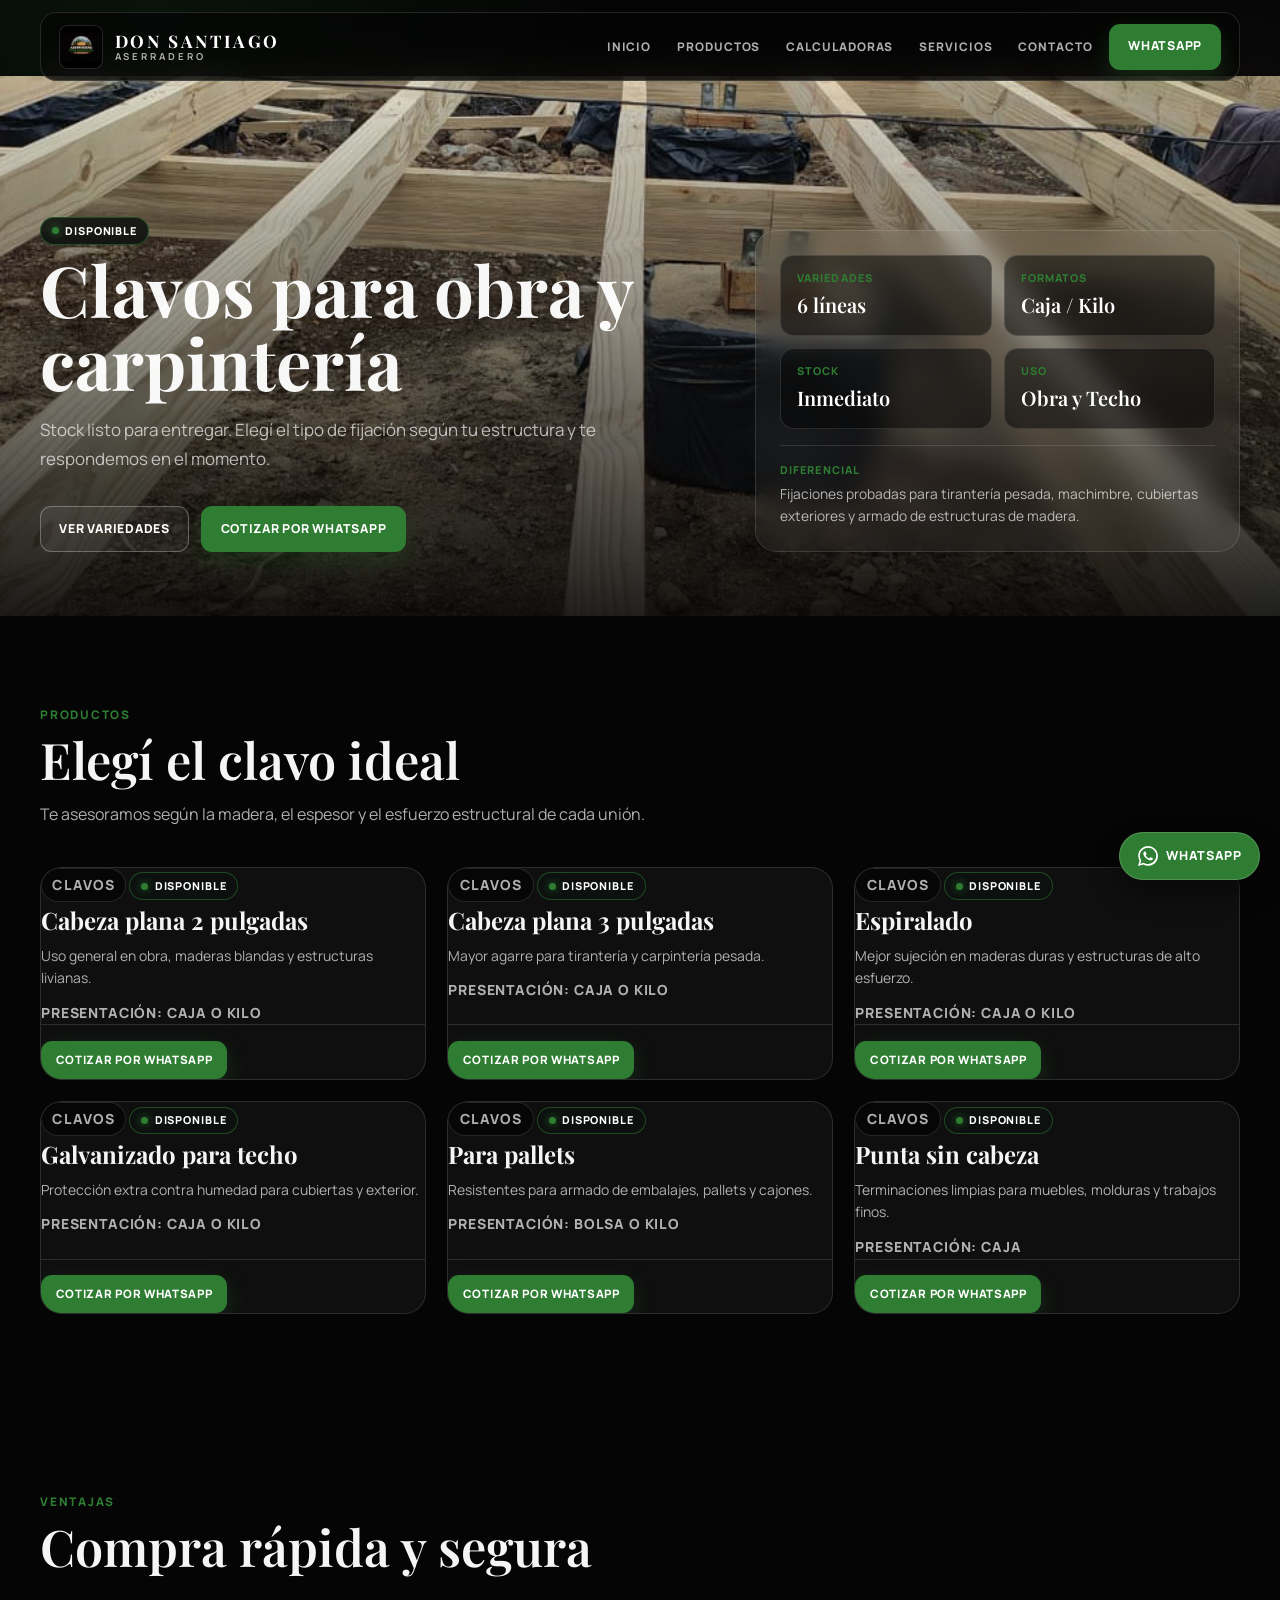
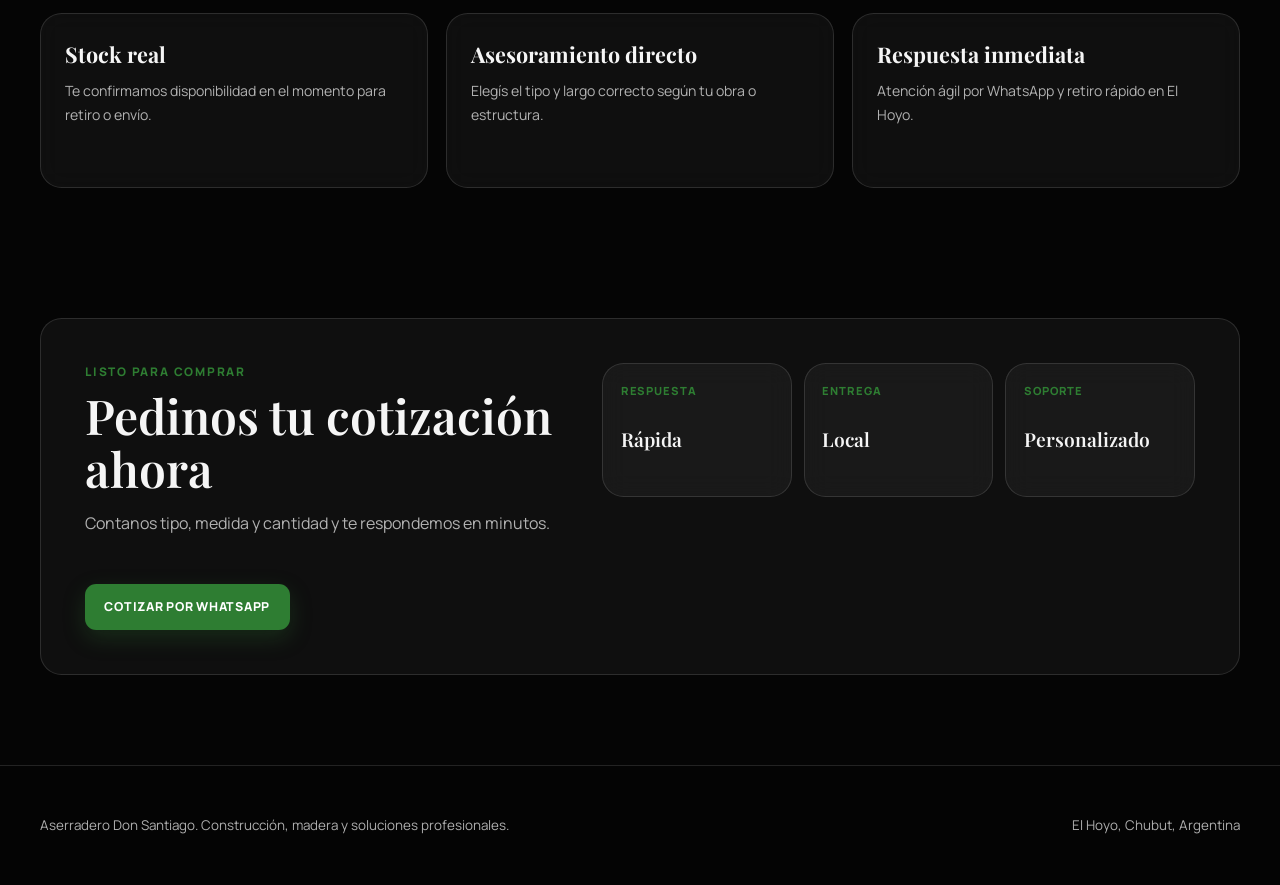
<file: Servicios/Clavos.html>
<!DOCTYPE html>
<html lang="es">
<head>
    <meta charset="UTF-8">
    <meta name="viewport" content="width=device-width, initial-scale=1.0">
    <title>Clavos y Fijaciones para Obra | Aserradero Don Santiago</title>
    <meta name="description" content="Clavos cabeza plana, espiralados, galvanizados para techo, para pallets y punta sin cabeza en El Hoyo, Chubut. Stock permanente por caja o kilo.">
    <meta name="keywords" content="clavos, fijaciones, construccion, carpinteria, tiranteria, el hoyo, chubut">
    <meta name="author" content="Aserradero Don Santiago">
    <meta property="og:title" content="Clavos y Fijaciones para Obra | Aserradero Don Santiago">
    <meta property="og:description" content="Fijaciones confiables para obra, tirantería, techos y carpintería.">
    <meta property="og:type" content="website">
    <meta property="og:locale" content="es_AR">
    <link rel="preconnect" href="https://fonts.googleapis.com">
    <link rel="preconnect" href="https://fonts.gstatic.com" crossorigin>
    <link href="https://fonts.googleapis.com/css2?family=Manrope:wght@400;500;600;700;800&family=Playfair+Display:wght@600;700&display=swap" rel="stylesheet">
    <link rel="stylesheet" href="../styles.css">
</head>
<body>
    <a href="#contenido" class="skip-link">Saltar al contenido</a>
    <div id="loading-screen" aria-hidden="true">
        <img src="../Logos/Pantalla%20de%20carga%20Don%20Santiago.png" alt="Cargando Aserradero Don Santiago" class="loading-logo">
    </div>

    <header class="site-header">
        <div class="container">
            <div class="nav-shell" data-header-shell>
                <div class="nav-main">
                    <a href="../index.html#inicio" class="brand" aria-label="Aserradero Don Santiago">
                        <img src="../Logos/Pantalla%20de%20carga%20Don%20Santiago.png" alt="Logo Aserradero Don Santiago" class="brand-logo" width="44" height="44">
                        <div class="brand-copy">
                            <span class="brand-title">Don Santiago</span>
                            <span class="brand-subtitle">Aserradero</span>
                        </div>
                    </a>
                    <nav class="desktop-nav" aria-label="Principal">
                        <a href="../index.html#inicio">Inicio</a>
                        <a href="../index.html#productos">Productos</a>
                        <a href="../index.html#herramientas">Calculadoras</a>
                        <a href="../index.html#servicios">Servicios</a>
                        <a href="../index.html#contacto">Contacto</a>
                    </nav>
                    <a href="https://wa.me/5492944928970?text=Hola%20Aserradero%20Don%20Santiago,%20quiero%20cotizar%20Clavos." target="_blank" rel="noreferrer" class="button button-whatsapp header-whatsapp">WhatsApp</a>
                    <button class="nav-toggle" type="button" aria-label="Abrir menú" aria-expanded="false" aria-controls="mobile-menu" data-nav-toggle>
                        <span class="nav-toggle-line"></span>
                        <span class="nav-toggle-line"></span>
                        <span class="nav-toggle-line"></span>
                    </button>
                </div>
                <nav class="mobile-nav" id="mobile-menu" aria-label="Principal móvil" data-mobile-nav>
                    <a href="../index.html#inicio">Inicio</a>
                    <a href="../index.html#productos">Productos</a>
                    <a href="../index.html#herramientas">Calculadoras</a>
                    <a href="../index.html#servicios">Servicios</a>
                    <a href="../index.html#contacto">Contacto</a>
                </nav>
            </div>
        </div>
    </header>

    <main id="contenido">
        <section class="hero-section">
            <img src="../img/Obra/Imagen%20Obra%208.jpeg" alt="Fijaciones y clavos para obra y carpintería en Aserradero Don Santiago" class="hero-image">
            <div class="hero-overlay"></div>
            <div class="hero-fade"></div>
            <div class="container hero-content">
                <div class="hero-grid">
                    <div class="hero-copy reveal reveal-active" data-reveal="hero-copy">
                        <span class="availability-badge">Disponible</span>
                        <h1>Clavos para obra y carpintería</h1>
                        <p class="hero-description">Stock listo para entregar. Elegí el tipo de fijación según tu estructura y te respondemos en el momento.</p>
                        <div class="hero-actions">
                            <a href="#catalogo-clavos" class="button button-secondary">Ver variedades</a>
                            <a href="https://wa.me/5492944928970?text=Hola%20Aserradero%20Don%20Santiago,%20quiero%20cotizar%20Clavos." target="_blank" rel="noreferrer" class="button button-primary shine hero-whatsapp">Cotizar por WhatsApp</a>
                        </div>
                    </div>
                    <aside class="hero-panel glass-panel reveal reveal-active" data-reveal="hero-panel">
                        <div class="metrics-grid">
                            <div class="metric-card"><p class="metric-label">Variedades</p><p class="metric-value">6 líneas</p></div>
                            <div class="metric-card"><p class="metric-label">Formatos</p><p class="metric-value">Caja / Kilo</p></div>
                            <div class="metric-card"><p class="metric-label">Stock</p><p class="metric-value">Inmediato</p></div>
                            <div class="metric-card"><p class="metric-label">Uso</p><p class="metric-value">Obra y Techo</p></div>
                        </div>
                        <div class="hero-panel-detail">
                            <p class="panel-label">Diferencial</p>
                            <p class="panel-text">Fijaciones probadas para tirantería pesada, machimbre, cubiertas exteriores y armado de estructuras de madera.</p>
                        </div>
                    </aside>
                </div>
            </div>
        </section>

        <section class="section" id="catalogo-clavos">
            <div class="container">
                <div class="section-heading reveal">
                    <p class="section-eyebrow">Productos</p>
                    <h2>Elegí el clavo ideal</h2>
                    <p class="section-text">Te asesoramos según la madera, el espesor y el esfuerzo estructural de cada unión.</p>
                </div>
                <div class="products-grid">
                    <article class="product-card reveal hover-lift" style="--reveal-delay: 0.05s;">
                        <div class="product-card-top">
                            <p class="product-tag">Clavos</p>
                            <span class="availability-badge">Disponible</span>
                        </div>
                        <h3>Cabeza plana 2 pulgadas</h3>
                        <p>Uso general en obra, maderas blandas y estructuras livianas.</p>
                        <p class="product-meta">Presentación: caja o kilo</p>
                        <div class="product-actions">
                            <a href="https://wa.me/5492944928970?text=Hola%20Aserradero%20Don%20Santiago,%20quiero%20cotizar%20Clavo%20cabeza%20plana%202%20pulgadas." target="_blank" rel="noreferrer" class="button button-whatsapp button-small">Cotizar por WhatsApp</a>
                        </div>
                    </article>
                    <article class="product-card reveal hover-lift" style="--reveal-delay: 0.1s;">
                        <div class="product-card-top">
                            <p class="product-tag">Clavos</p>
                            <span class="availability-badge">Disponible</span>
                        </div>
                        <h3>Cabeza plana 3 pulgadas</h3>
                        <p>Mayor agarre para tirantería y carpintería pesada.</p>
                        <p class="product-meta">Presentación: caja o kilo</p>
                        <div class="product-actions">
                            <a href="https://wa.me/5492944928970?text=Hola%20Aserradero%20Don%20Santiago,%20quiero%20cotizar%20Clavo%20cabeza%20plana%203%20pulgadas." target="_blank" rel="noreferrer" class="button button-whatsapp button-small">Cotizar por WhatsApp</a>
                        </div>
                    </article>
                    <article class="product-card reveal hover-lift" style="--reveal-delay: 0.15s;">
                        <div class="product-card-top">
                            <p class="product-tag">Clavos</p>
                            <span class="availability-badge">Disponible</span>
                        </div>
                        <h3>Espiralado</h3>
                        <p>Mejor sujeción en maderas duras y estructuras de alto esfuerzo.</p>
                        <p class="product-meta">Presentación: caja o kilo</p>
                        <div class="product-actions">
                            <a href="https://wa.me/5492944928970?text=Hola%20Aserradero%20Don%20Santiago,%20quiero%20cotizar%20Clavo%20espiralado." target="_blank" rel="noreferrer" class="button button-whatsapp button-small">Cotizar por WhatsApp</a>
                        </div>
                    </article>
                    <article class="product-card reveal hover-lift" style="--reveal-delay: 0.2s;">
                        <div class="product-card-top">
                            <p class="product-tag">Clavos</p>
                            <span class="availability-badge">Disponible</span>
                        </div>
                        <h3>Galvanizado para techo</h3>
                        <p>Protección extra contra humedad para cubiertas y exterior.</p>
                        <p class="product-meta">Presentación: caja o kilo</p>
                        <div class="product-actions">
                            <a href="https://wa.me/5492944928970?text=Hola%20Aserradero%20Don%20Santiago,%20quiero%20cotizar%20Clavo%20galvanizado%20para%20techo." target="_blank" rel="noreferrer" class="button button-whatsapp button-small">Cotizar por WhatsApp</a>
                        </div>
                    </article>
                    <article class="product-card reveal hover-lift" style="--reveal-delay: 0.25s;">
                        <div class="product-card-top">
                            <p class="product-tag">Clavos</p>
                            <span class="availability-badge">Disponible</span>
                        </div>
                        <h3>Para pallets</h3>
                        <p>Resistentes para armado de embalajes, pallets y cajones.</p>
                        <p class="product-meta">Presentación: bolsa o kilo</p>
                        <div class="product-actions">
                            <a href="https://wa.me/5492944928970?text=Hola%20Aserradero%20Don%20Santiago,%20quiero%20cotizar%20Clavo%20para%20pallets." target="_blank" rel="noreferrer" class="button button-whatsapp button-small">Cotizar por WhatsApp</a>
                        </div>
                    </article>
                    <article class="product-card reveal hover-lift" style="--reveal-delay: 0.3s;">
                        <div class="product-card-top">
                            <p class="product-tag">Clavos</p>
                            <span class="availability-badge">Disponible</span>
                        </div>
                        <h3>Punta sin cabeza</h3>
                        <p>Terminaciones limpias para muebles, molduras y trabajos finos.</p>
                        <p class="product-meta">Presentación: caja</p>
                        <div class="product-actions">
                            <a href="https://wa.me/5492944928970?text=Hola%20Aserradero%20Don%20Santiago,%20quiero%20cotizar%20Clavo%20punta%20sin%20cabeza." target="_blank" rel="noreferrer" class="button button-whatsapp button-small">Cotizar por WhatsApp</a>
                        </div>
                    </article>
                </div>
            </div>
        </section>

        <section class="section">
            <div class="container">
                <div class="section-heading reveal">
                    <p class="section-eyebrow">Ventajas</p>
                    <h2>Compra rápida y segura</h2>
                </div>
                <div class="benefits-grid">
                    <article class="benefit-card reveal hover-lift" style="--reveal-delay: 0.05s;">
                        <h3>Stock real</h3>
                        <p>Te confirmamos disponibilidad en el momento para retiro o envío.</p>
                    </article>
                    <article class="benefit-card reveal hover-lift" style="--reveal-delay: 0.1s;">
                        <h3>Asesoramiento directo</h3>
                        <p>Elegís el tipo y largo correcto según tu obra o estructura.</p>
                    </article>
                    <article class="benefit-card reveal hover-lift" style="--reveal-delay: 0.15s;">
                        <h3>Respuesta inmediata</h3>
                        <p>Atención ágil por WhatsApp y retiro rápido en El Hoyo.</p>
                    </article>
                </div>
            </div>
        </section>

        <section class="section contact-section">
            <div class="container">
                <div class="contact-shell reveal">
                    <div class="contact-grid">
                        <div>
                            <p class="section-eyebrow">Listo para comprar</p>
                            <h2>Pedinos tu cotización ahora</h2>
                            <p class="contact-text">Contanos tipo, medida y cantidad y te respondemos en minutos.</p>
                        </div>
                        <div class="contact-cards">
                            <div class="contact-card"><p class="contact-card-label">Respuesta</p><p class="contact-card-value">Rápida</p></div>
                            <div class="contact-card"><p class="contact-card-label">Entrega</p><p class="contact-card-value">Local</p></div>
                            <div class="contact-card"><p class="contact-card-label">Soporte</p><p class="contact-card-value">Personalizado</p></div>
                        </div>
                    </div>
                    <div class="contact-action">
                        <a href="https://wa.me/5492944928970?text=Hola%20Aserradero%20Don%20Santiago,%20quiero%20cotizar%20Clavos." target="_blank" rel="noreferrer" class="button button-primary shine">Cotizar por WhatsApp</a>
                    </div>
                </div>
            </div>
        </section>
    </main>

    <footer class="site-footer">
        <div class="container footer-content">
            <p>Aserradero Don Santiago. Construcción, madera y soluciones profesionales.</p>
            <p>El Hoyo, Chubut, Argentina</p>
        </div>
    </footer>

    <a href="https://wa.me/5492944928970?text=Hola%20Aserradero%20Don%20Santiago,%20quiero%20cotizar%20Clavos." target="_blank" rel="noreferrer" class="floating-whatsapp" aria-label="Contactar por WhatsApp">
        <span class="floating-whatsapp-icon" aria-hidden="true">
            <svg viewBox="0 0 24 24" class="whatsapp-icon"><path d="M20.52 3.48A11.8 11.8 0 0 0 12.11 0C5.58 0 .26 5.3.26 11.82c0 2.08.54 4.1 1.56 5.89L0 24l6.48-1.69a11.84 11.84 0 0 0 5.63 1.44h.01c6.52 0 11.82-5.31 11.82-11.83 0-3.16-1.23-6.13-3.42-8.44Zm-8.4 18.27h-.01a9.86 9.86 0 0 1-5.02-1.37l-.36-.21-3.84 1 1.03-3.74-.23-.39a9.8 9.8 0 0 1-1.5-5.22c0-5.41 4.4-9.82 9.83-9.82 2.62 0 5.07 1.02 6.92 2.88a9.73 9.73 0 0 1 2.88 6.94c0 5.41-4.41 9.83-9.82 9.83Zm5.39-7.37c-.29-.14-1.73-.85-1.99-.95-.27-.1-.46-.14-.65.15-.2.29-.76.95-.93 1.14-.17.2-.34.22-.63.07-.29-.15-1.22-.45-2.32-1.44-.86-.77-1.44-1.73-1.61-2.02-.17-.29-.02-.45.13-.6.13-.13.29-.34.44-.51.15-.17.19-.29.29-.48.1-.2.05-.36-.02-.51-.08-.14-.65-1.57-.89-2.15-.24-.58-.48-.49-.65-.5h-.55c-.19 0-.49.07-.75.36-.26.29-.99.97-.99 2.37s1.01 2.74 1.15 2.93c.14.19 1.97 3.01 4.77 4.22.67.29 1.19.46 1.59.59.67.21 1.28.18 1.76.11.54-.08 1.73-.71 1.97-1.4.24-.69.24-1.29.17-1.4-.07-.11-.27-.18-.56-.32Z"></path></svg>
        </span>
        WhatsApp
    </a>

    <script src="../script.js"></script>
</body>
</html>
</file>
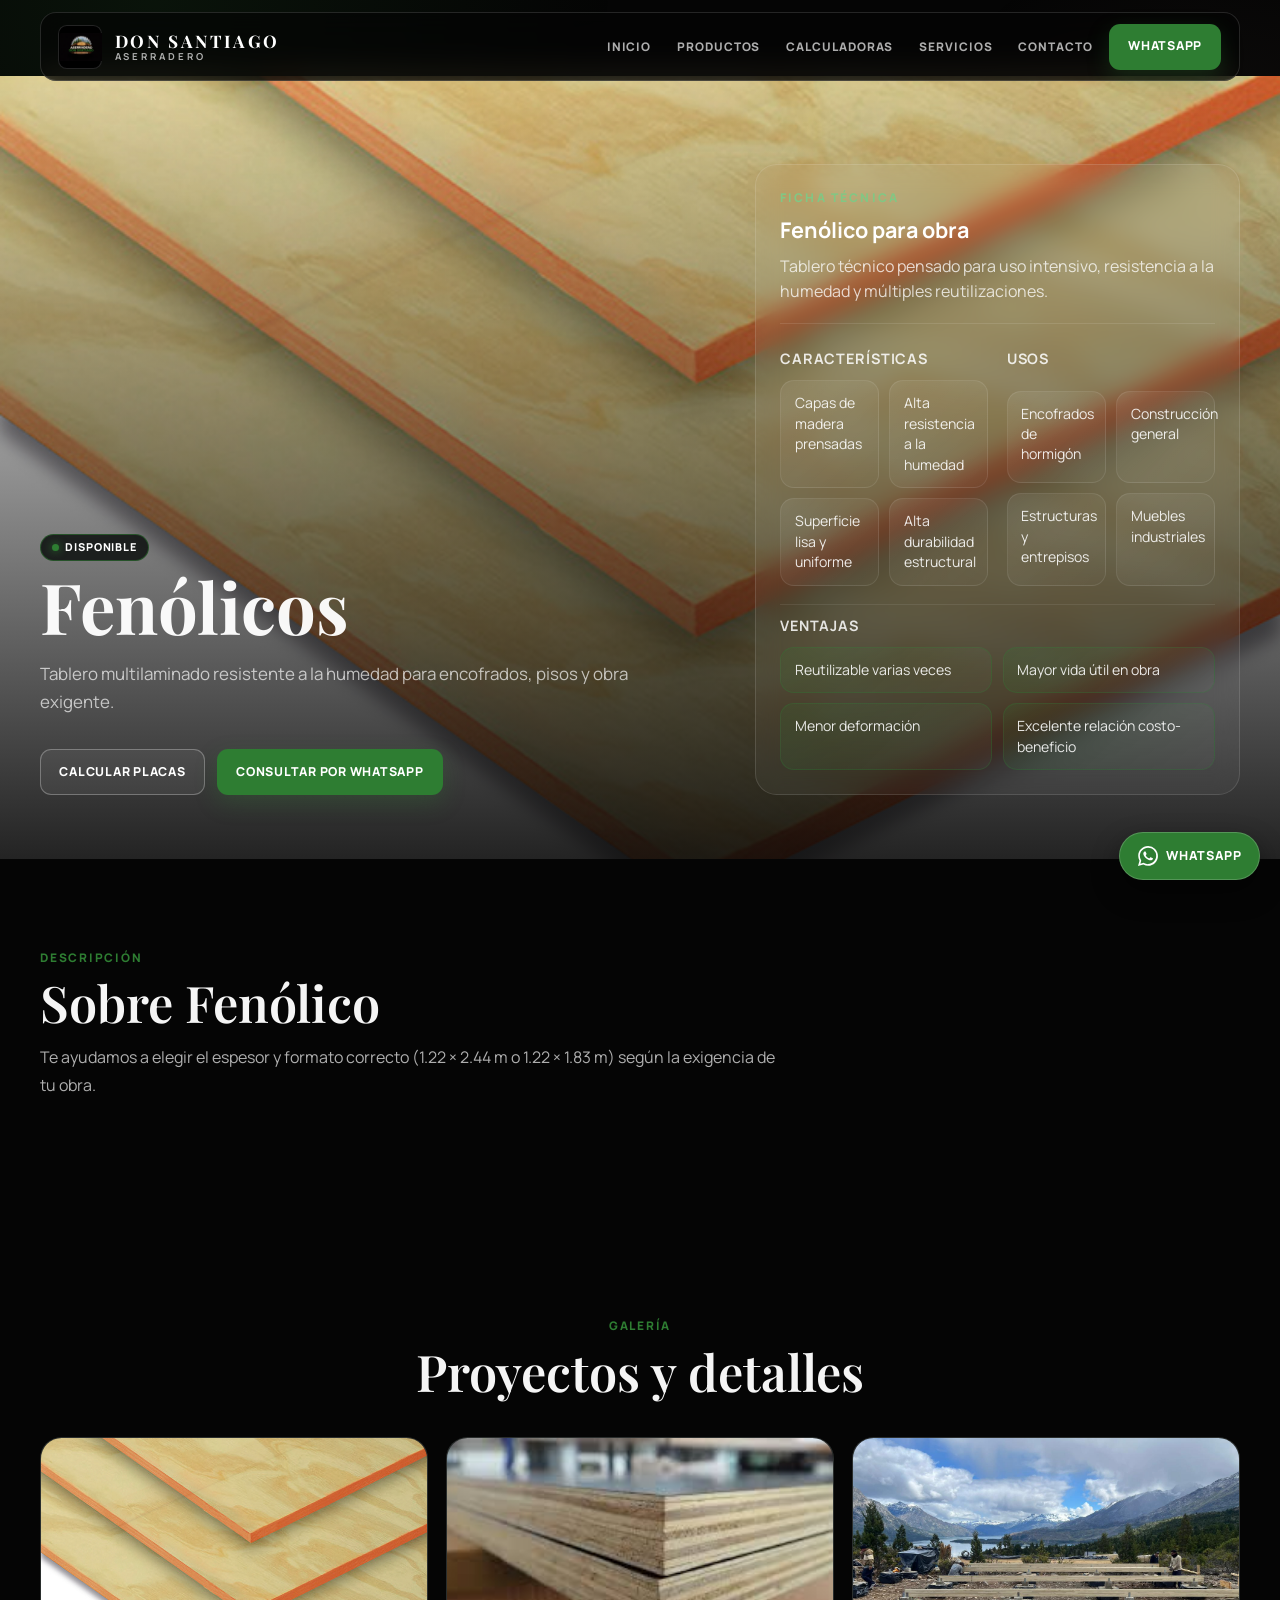
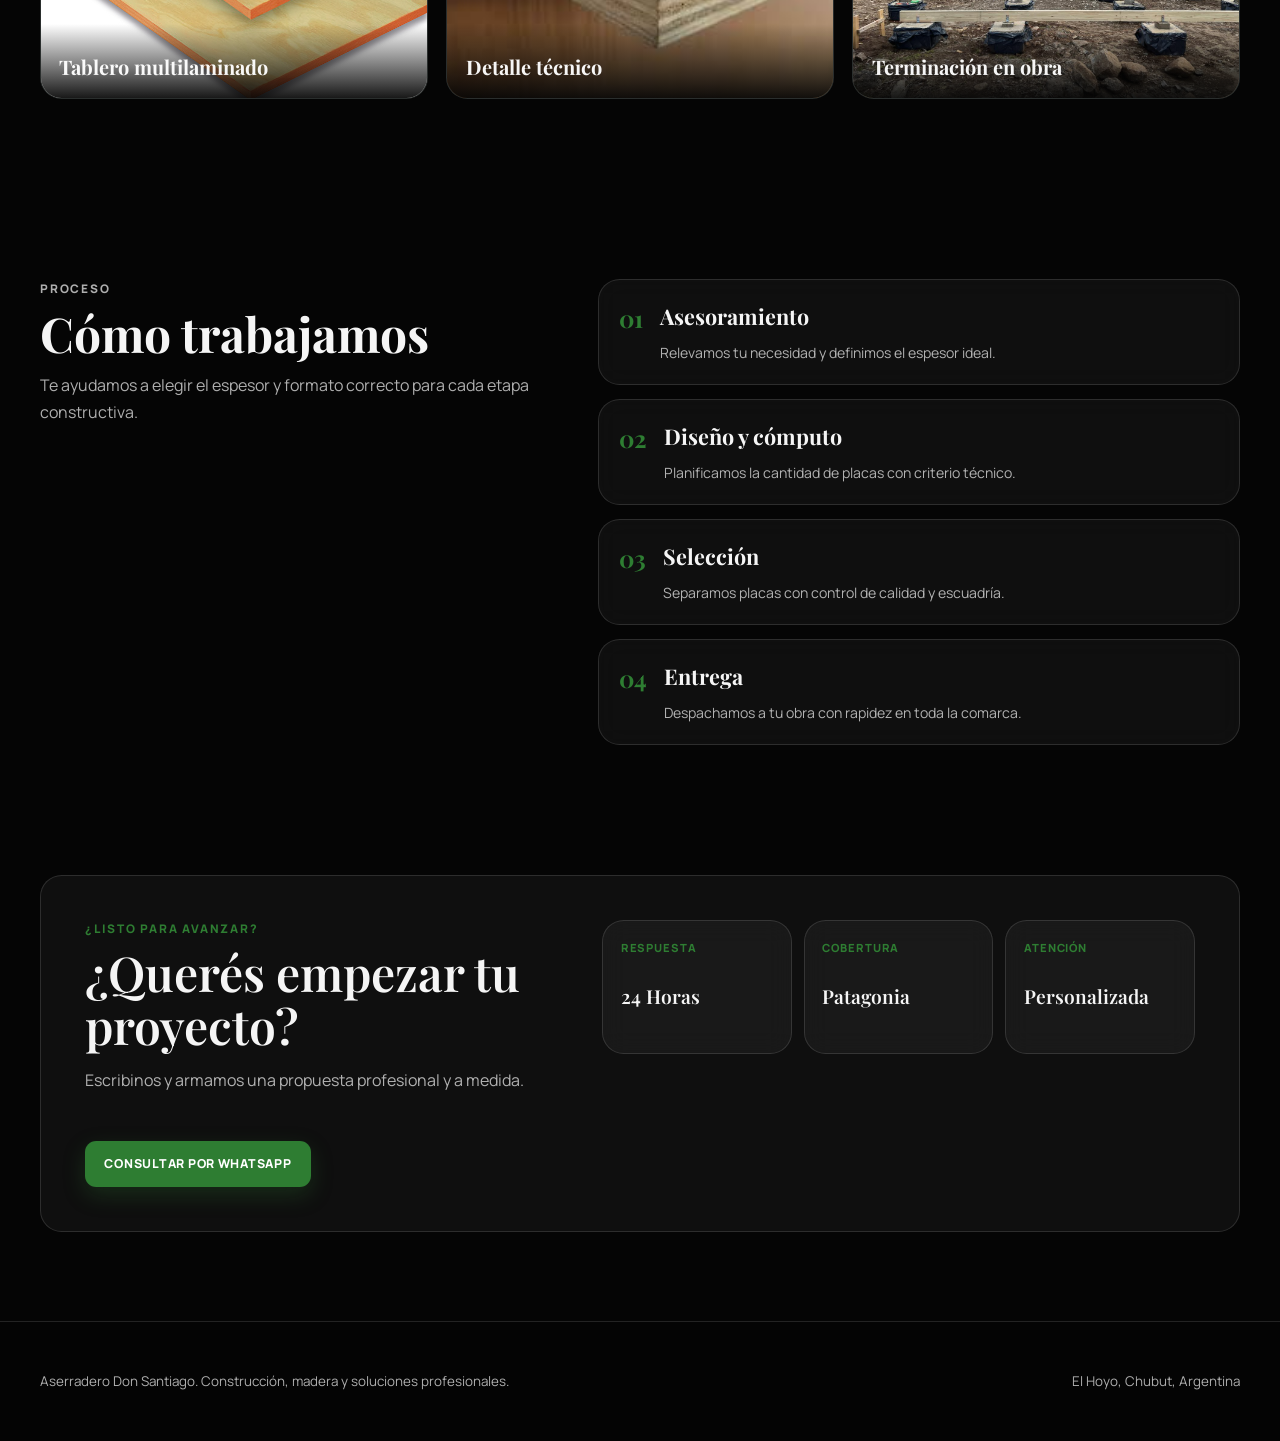
<file: Servicios/Fenolico.html>
<!DOCTYPE html>
<html lang="es">
<head>
    <meta charset="UTF-8">
    <meta name="viewport" content="width=device-width, initial-scale=1.0">
    <title>Tableros Fenólicos para Obra | Aserradero Don Santiago</title>
    <meta name="description" content="Tableros fenólicos multilaminados resistentes a la humedad para encofrados, entrepisos y obra exigente en El Hoyo, Chubut.">
    <meta name="keywords" content="fenolico, tableros fenolicos, encofrado, multilaminado, el hoyo, chubut">
    <meta name="author" content="Aserradero Don Santiago">
    <meta property="og:title" content="Tableros Fenólicos para Obra | Aserradero Don Santiago">
    <meta property="og:description" content="Tableros resistentes a la humedad para encofrado y uso intensivo en obra.">
    <meta property="og:type" content="website">
    <meta property="og:locale" content="es_AR">
    <link rel="preconnect" href="https://fonts.googleapis.com">
    <link rel="preconnect" href="https://fonts.gstatic.com" crossorigin>
    <link href="https://fonts.googleapis.com/css2?family=Manrope:wght@400;500;600;700;800&family=Playfair+Display:wght@600;700&display=swap" rel="stylesheet">
    <link rel="stylesheet" href="../styles.css">
    <style>
        .product-panel {
            display: grid;
            gap: 1.5rem;
        }
        .product-panel-head {
            display: grid;
            gap: 0.45rem;
            padding-bottom: 1.15rem;
            border-bottom: 1px solid rgba(255, 255, 255, 0.1);
        }
        .product-panel-eyebrow {
            font-size: 0.75rem;
            letter-spacing: 0.18em;
            text-transform: uppercase;
            color: #81c784;
            font-weight: 800;
            margin: 0;
        }
        .product-panel-title {
            font-size: 1.35rem;
            font-weight: 700;
            margin: 0;
            color: #ffffff;
        }
        .product-panel-text {
            margin: 0;
            color: rgba(255, 255, 255, 0.76);
            line-height: 1.6;
        }
        .product-details-grid {
            display: grid;
            grid-template-columns: repeat(2, minmax(0, 1fr));
            gap: 1.15rem;
        }
        .product-detail-block {
            display: grid;
            gap: 0.65rem;
        }
        .product-detail-block h3 {
            margin: 0;
            font-size: 0.9rem;
            letter-spacing: 0.06em;
            text-transform: uppercase;
            color: rgba(255, 255, 255, 0.85);
            font-family: 'Manrope', sans-serif;
        }
        .product-detail-block.full {
            grid-column: span 2;
            padding-top: 0.6rem;
            border-top: 1px solid rgba(255, 255, 255, 0.08);
        }
        .product-detail-list {
            list-style: none;
            margin: 0;
            padding: 0;
            display: grid;
            grid-template-columns: repeat(2, minmax(0, 1fr));
            gap: 0.65rem;
            min-width: 0;
        }
        .product-detail-item {
            position: relative;
            padding: 0.75rem 0.85rem;
            border-radius: 14px;
            background: linear-gradient(135deg, rgba(255, 255, 255, 0.07), rgba(255, 255, 255, 0.02));
            border: 1px solid rgba(255, 255, 255, 0.09);
            color: rgba(255, 255, 255, 0.88);
            font-size: 0.88rem;
            line-height: 1.45;
            transition: transform 0.25s ease, border-color 0.25s ease;
        }
        .product-detail-item:hover {
            transform: translateY(-2px);
            border-color: rgba(46, 125, 50, 0.45);
        }
        .product-detail-block.advantages .product-detail-item {
            background: linear-gradient(135deg, rgba(46, 125, 50, 0.16), rgba(255, 255, 255, 0.03));
            border-color: rgba(46, 125, 50, 0.28);
        }
        @media (max-width: 900px) {
            .product-details-grid { grid-template-columns: 1fr; }
            .product-detail-block.full { grid-column: span 1; }
            .product-detail-list { grid-template-columns: 1fr; }
        }
    </style>
</head>
<body>
    <a href="#contenido" class="skip-link">Saltar al contenido</a>
    <div id="loading-screen" aria-hidden="true">
        <img src="../Logos/Pantalla%20de%20carga%20Don%20Santiago.png" alt="Cargando Aserradero Don Santiago" class="loading-logo">
    </div>

    <header class="site-header">
        <div class="container">
            <div class="nav-shell" data-header-shell>
                <div class="nav-main">
                    <a href="../index.html#inicio" class="brand" aria-label="Aserradero Don Santiago">
                        <img src="../Logos/Pantalla%20de%20carga%20Don%20Santiago.png" alt="Logo Aserradero Don Santiago" class="brand-logo" width="44" height="44">
                        <div class="brand-copy">
                            <span class="brand-title">Don Santiago</span>
                            <span class="brand-subtitle">Aserradero</span>
                        </div>
                    </a>
                    <nav class="desktop-nav" aria-label="Principal">
                        <a href="../index.html#inicio">Inicio</a>
                        <a href="../index.html#productos">Productos</a>
                        <a href="../index.html#herramientas">Calculadoras</a>
                        <a href="../index.html#servicios">Servicios</a>
                        <a href="../index.html#contacto">Contacto</a>
                    </nav>
                    <a href="https://wa.me/5492944928970?text=Hola%20Aserradero%20Don%20Santiago,%20quiero%20cotizar%20Fen%C3%B3lico." target="_blank" rel="noreferrer" class="button button-whatsapp header-whatsapp">WhatsApp</a>
                    <button class="nav-toggle" type="button" aria-label="Abrir menú" aria-expanded="false" aria-controls="mobile-menu" data-nav-toggle>
                        <span class="nav-toggle-line"></span>
                        <span class="nav-toggle-line"></span>
                        <span class="nav-toggle-line"></span>
                    </button>
                </div>
                <nav class="mobile-nav" id="mobile-menu" aria-label="Principal móvil" data-mobile-nav>
                    <a href="../index.html#inicio">Inicio</a>
                    <a href="../index.html#productos">Productos</a>
                    <a href="../index.html#herramientas">Calculadoras</a>
                    <a href="../index.html#servicios">Servicios</a>
                    <a href="../index.html#contacto">Contacto</a>
                </nav>
            </div>
        </div>
    </header>

    <main id="contenido">
        <section class="hero-section">
            <img src="../img/Fenolicos/Imagen%20Fenolico%201.jpg" alt="Tableros fenólicos resistentes a la humedad en Aserradero Don Santiago" class="hero-image">
            <div class="hero-overlay"></div>
            <div class="hero-fade"></div>
            <div class="container hero-content">
                <div class="hero-grid">
                    <div class="hero-copy reveal reveal-active" data-reveal="hero-copy">
                        <span class="availability-badge">Disponible</span>
                        <h1>Fenólicos</h1>
                        <p class="hero-description">Tablero multilaminado resistente a la humedad para encofrados, pisos y obra exigente.</p>
                        <div class="hero-actions">
                            <a href="../index.html#herramientas" class="button button-secondary">Calcular placas</a>
                            <a href="https://wa.me/5492944928970?text=Hola%20Aserradero%20Don%20Santiago,%20quiero%20cotizar%20Fen%C3%B3lico." target="_blank" rel="noreferrer" class="button button-primary shine">Consultar por WhatsApp</a>
                        </div>
                    </div>
                    <aside class="hero-panel glass-panel reveal reveal-active" data-reveal="hero-panel">
                        <div class="product-panel">
                            <div class="product-panel-head">
                                <p class="product-panel-eyebrow">Ficha Técnica</p>
                                <h2 class="product-panel-title">Fenólico para obra</h2>
                                <p class="product-panel-text">Tablero técnico pensado para uso intensivo, resistencia a la humedad y múltiples reutilizaciones.</p>
                            </div>
                            <div class="product-details-grid">
                                <div class="product-detail-block">
                                    <h3>Características</h3>
                                    <ul class="product-detail-list">
                                        <li class="product-detail-item"><span>Capas de madera prensadas</span></li>
                                        <li class="product-detail-item"><span>Alta resistencia a la humedad</span></li>
                                        <li class="product-detail-item"><span>Superficie lisa y uniforme</span></li>
                                        <li class="product-detail-item"><span>Alta durabilidad estructural</span></li>
                                    </ul>
                                </div>
                                <div class="product-detail-block">
                                    <h3>Usos</h3>
                                    <ul class="product-detail-list">
                                        <li class="product-detail-item"><span>Encofrados de hormigón</span></li>
                                        <li class="product-detail-item"><span>Construcción general</span></li>
                                        <li class="product-detail-item"><span>Estructuras y entrepisos</span></li>
                                        <li class="product-detail-item"><span>Muebles industriales</span></li>
                                    </ul>
                                </div>
                                <div class="product-detail-block full advantages">
                                    <h3>Ventajas</h3>
                                    <ul class="product-detail-list">
                                        <li class="product-detail-item"><span>Reutilizable varias veces</span></li>
                                        <li class="product-detail-item"><span>Mayor vida útil en obra</span></li>
                                        <li class="product-detail-item"><span>Menor deformación</span></li>
                                        <li class="product-detail-item"><span>Excelente relación costo-beneficio</span></li>
                                    </ul>
                                </div>
                            </div>
                        </div>
                    </aside>
                </div>
            </div>
        </section>

        <section class="section">
            <div class="container">
                <div class="section-heading reveal">
                    <p class="section-eyebrow">Descripción</p>
                    <h2>Sobre Fenólico</h2>
                    <p class="section-text">Te ayudamos a elegir el espesor y formato correcto (1.22 × 2.44 m o 1.22 × 1.83 m) según la exigencia de tu obra.</p>
                </div>
            </div>
        </section>

        <section class="section">
            <div class="container">
                <div class="section-heading section-heading-centered reveal">
                    <p class="section-eyebrow">Galería</p>
                    <h2>Proyectos y detalles</h2>
                </div>
                <div class="gallery-grid">
                    <article class="gallery-card reveal" style="--reveal-delay: 0.05s;">
                        <div class="gallery-slider">
                            <img class="slide active" src="../img/Fenolicos/Imagen%20Fenolico%201.jpg" alt="Placas fenólicas en stock" loading="lazy">
                        </div>
                        <div class="gallery-overlay"></div>
                        <div class="gallery-caption"><h3>Tablero multilaminado</h3></div>
                    </article>
                    <article class="gallery-card reveal" style="--reveal-delay: 0.1s;">
                        <div class="gallery-slider">
                            <img class="slide active" src="../img/Fenolicos/Imagen%20Fenolico%202.jpg" alt="Detalle técnico de espesor fenólico" loading="lazy">
                        </div>
                        <div class="gallery-overlay"></div>
                        <div class="gallery-caption"><h3>Detalle técnico</h3></div>
                    </article>
                    <article class="gallery-card reveal" style="--reveal-delay: 0.15s;">
                        <div class="gallery-slider">
                            <img class="slide active" src="../img/Obra/Imagen%20Obra%2020.jpeg" alt="Aplicación de fenólico en obra" loading="lazy">
                        </div>
                        <div class="gallery-overlay"></div>
                        <div class="gallery-caption"><h3>Terminación en obra</h3></div>
                    </article>
                </div>
            </div>
        </section>

        <section class="section">
            <div class="container differential-layout">
                <div class="differential-intro reveal">
                    <div class="differential-panel">
                        <p class="section-eyebrow">Proceso</p>
                        <h2>Cómo trabajamos</h2>
                        <p>Te ayudamos a elegir el espesor y formato correcto para cada etapa constructiva.</p>
                    </div>
                </div>
                <div class="differential-list">
                    <article class="differential-card glass-panel reveal hover-shift" style="--reveal-delay: 0.05s;"><div class="differential-number">01</div><div><h3>Asesoramiento</h3><p>Relevamos tu necesidad y definimos el espesor ideal.</p></div></article>
                    <article class="differential-card glass-panel reveal hover-shift" style="--reveal-delay: 0.1s;"><div class="differential-number">02</div><div><h3>Diseño y cómputo</h3><p>Planificamos la cantidad de placas con criterio técnico.</p></div></article>
                    <article class="differential-card glass-panel reveal hover-shift" style="--reveal-delay: 0.15s;"><div class="differential-number">03</div><div><h3>Selección</h3><p>Separamos placas con control de calidad y escuadría.</p></div></article>
                    <article class="differential-card glass-panel reveal hover-shift" style="--reveal-delay: 0.2s;"><div class="differential-number">04</div><div><h3>Entrega</h3><p>Despachamos a tu obra con rapidez en toda la comarca.</p></div></article>
                </div>
            </div>
        </section>

        <section class="section contact-section">
            <div class="container">
                <div class="contact-shell reveal">
                    <div class="contact-grid">
                        <div>
                            <p class="section-eyebrow">¿Listo para avanzar?</p>
                            <h2>¿Querés empezar tu proyecto?</h2>
                            <p class="contact-text">Escribinos y armamos una propuesta profesional y a medida.</p>
                        </div>
                        <div class="contact-cards">
                            <div class="contact-card"><p class="contact-card-label">Respuesta</p><p class="contact-card-value">24 Horas</p></div>
                            <div class="contact-card"><p class="contact-card-label">Cobertura</p><p class="contact-card-value">Patagonia</p></div>
                            <div class="contact-card"><p class="contact-card-label">Atención</p><p class="contact-card-value">Personalizada</p></div>
                        </div>
                    </div>
                    <div class="contact-action">
                        <a href="https://wa.me/5492944928970?text=Hola%20Aserradero%20Don%20Santiago,%20quiero%20cotizar%20Fen%C3%B3lico." target="_blank" rel="noreferrer" class="button button-primary shine">Consultar por WhatsApp</a>
                    </div>
                </div>
            </div>
        </section>
    </main>

    <footer class="site-footer">
        <div class="container footer-content">
            <p>Aserradero Don Santiago. Construcción, madera y soluciones profesionales.</p>
            <p>El Hoyo, Chubut, Argentina</p>
        </div>
    </footer>

    <a href="https://wa.me/5492944928970?text=Hola%20Aserradero%20Don%20Santiago,%20quiero%20cotizar%20Fen%C3%B3lico." target="_blank" rel="noreferrer" class="floating-whatsapp" aria-label="Contactar por WhatsApp">
        <span class="floating-whatsapp-icon" aria-hidden="true">
            <svg viewBox="0 0 24 24" class="whatsapp-icon"><path d="M20.52 3.48A11.8 11.8 0 0 0 12.11 0C5.58 0 .26 5.3.26 11.82c0 2.08.54 4.1 1.56 5.89L0 24l6.48-1.69a11.84 11.84 0 0 0 5.63 1.44h.01c6.52 0 11.82-5.31 11.82-11.83 0-3.16-1.23-6.13-3.42-8.44Zm-8.4 18.27h-.01a9.86 9.86 0 0 1-5.02-1.37l-.36-.21-3.84 1 1.03-3.74-.23-.39a9.8 9.8 0 0 1-1.5-5.22c0-5.41 4.4-9.82 9.83-9.82 2.62 0 5.07 1.02 6.92 2.88a9.73 9.73 0 0 1 2.88 6.94c0 5.41-4.41 9.83-9.82 9.83Zm5.39-7.37c-.29-.14-1.73-.85-1.99-.95-.27-.1-.46-.14-.65.15-.2.29-.76.95-.93 1.14-.17.2-.34.22-.63.07-.29-.15-1.22-.45-2.32-1.44-.86-.77-1.44-1.73-1.61-2.02-.17-.29-.02-.45.13-.6.13-.13.29-.34.44-.51.15-.17.19-.29.29-.48.1-.2.05-.36-.02-.51-.08-.14-.65-1.57-.89-2.15-.24-.58-.48-.49-.65-.5h-.55c-.19 0-.49.07-.75.36-.26.29-.99.97-.99 2.37s1.01 2.74 1.15 2.93c.14.19 1.97 3.01 4.77 4.22.67.29 1.19.46 1.59.59.67.21 1.28.18 1.76.11.54-.08 1.73-.71 1.97-1.4.24-.69.24-1.29.17-1.4-.07-.11-.27-.18-.56-.32Z"></path></svg>
        </span>
        WhatsApp
    </a>

    <script src="../script.js"></script>
</body>
</html>
</file>
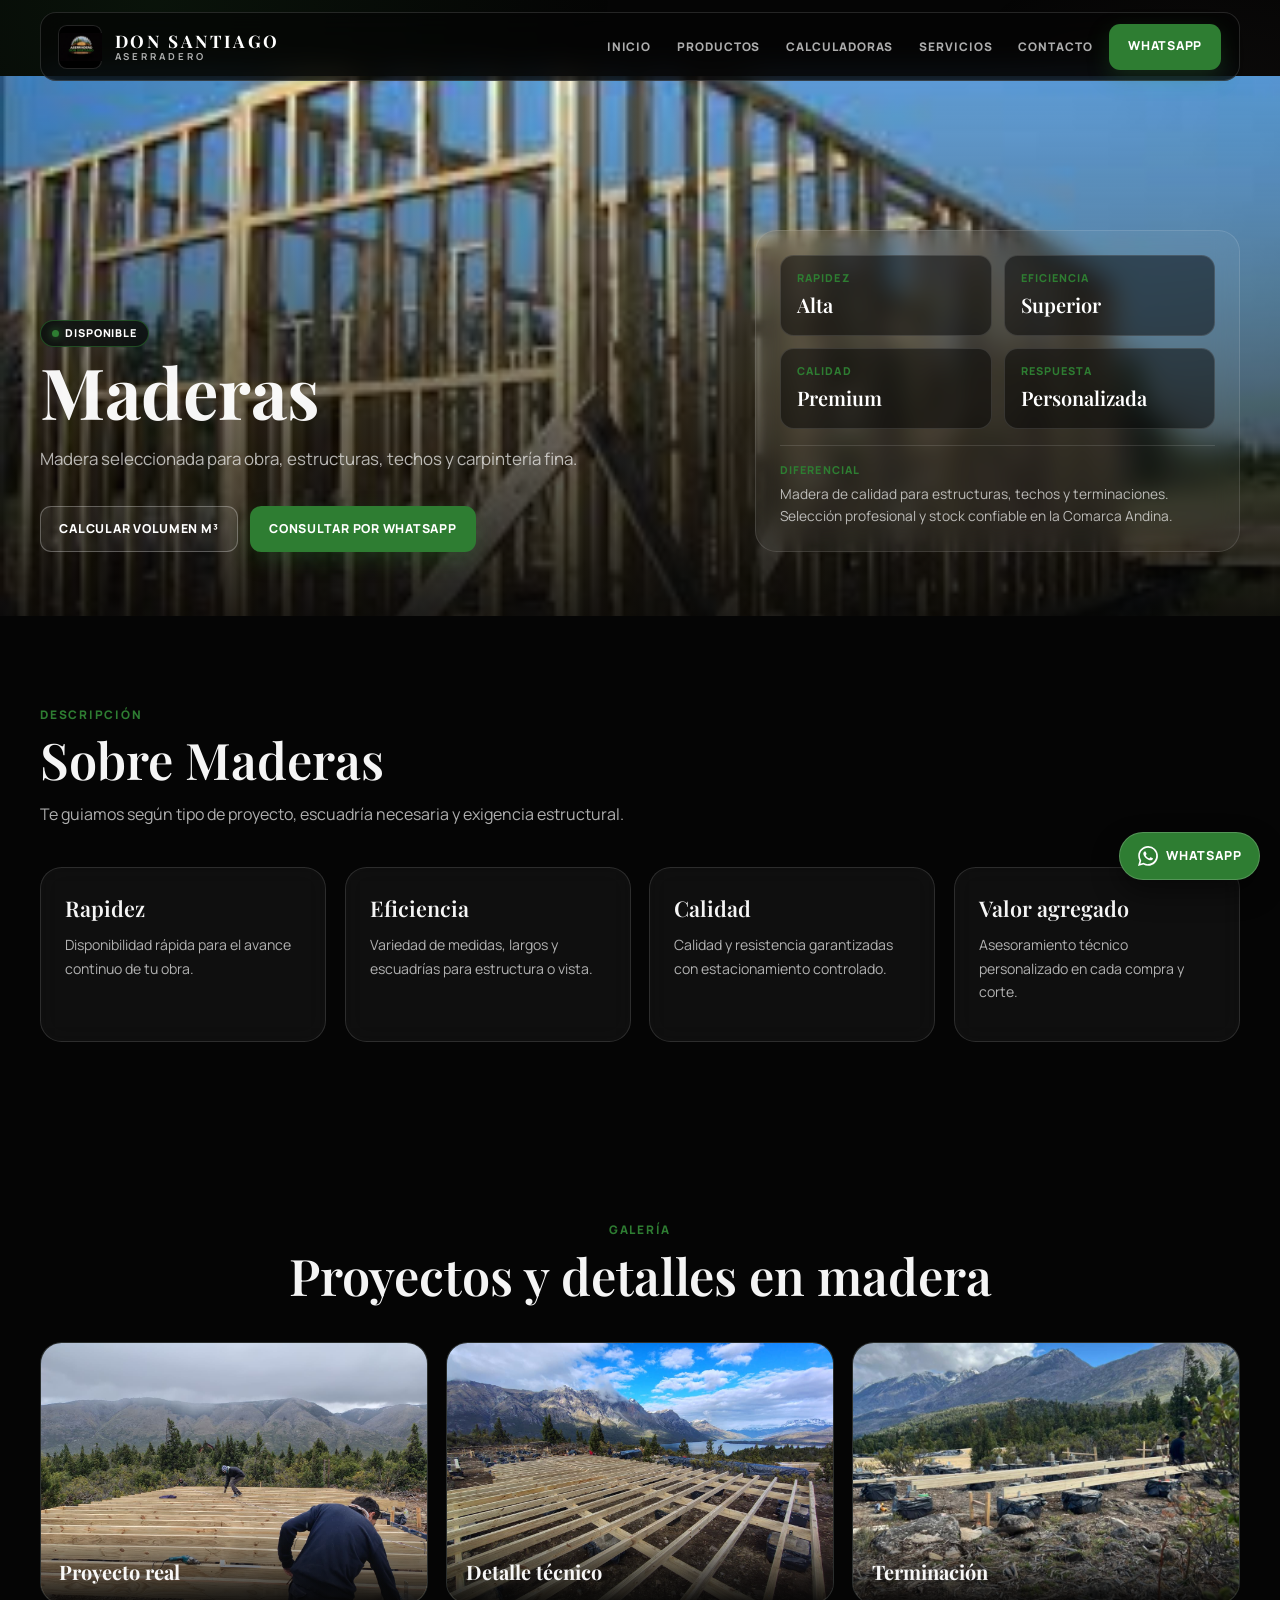
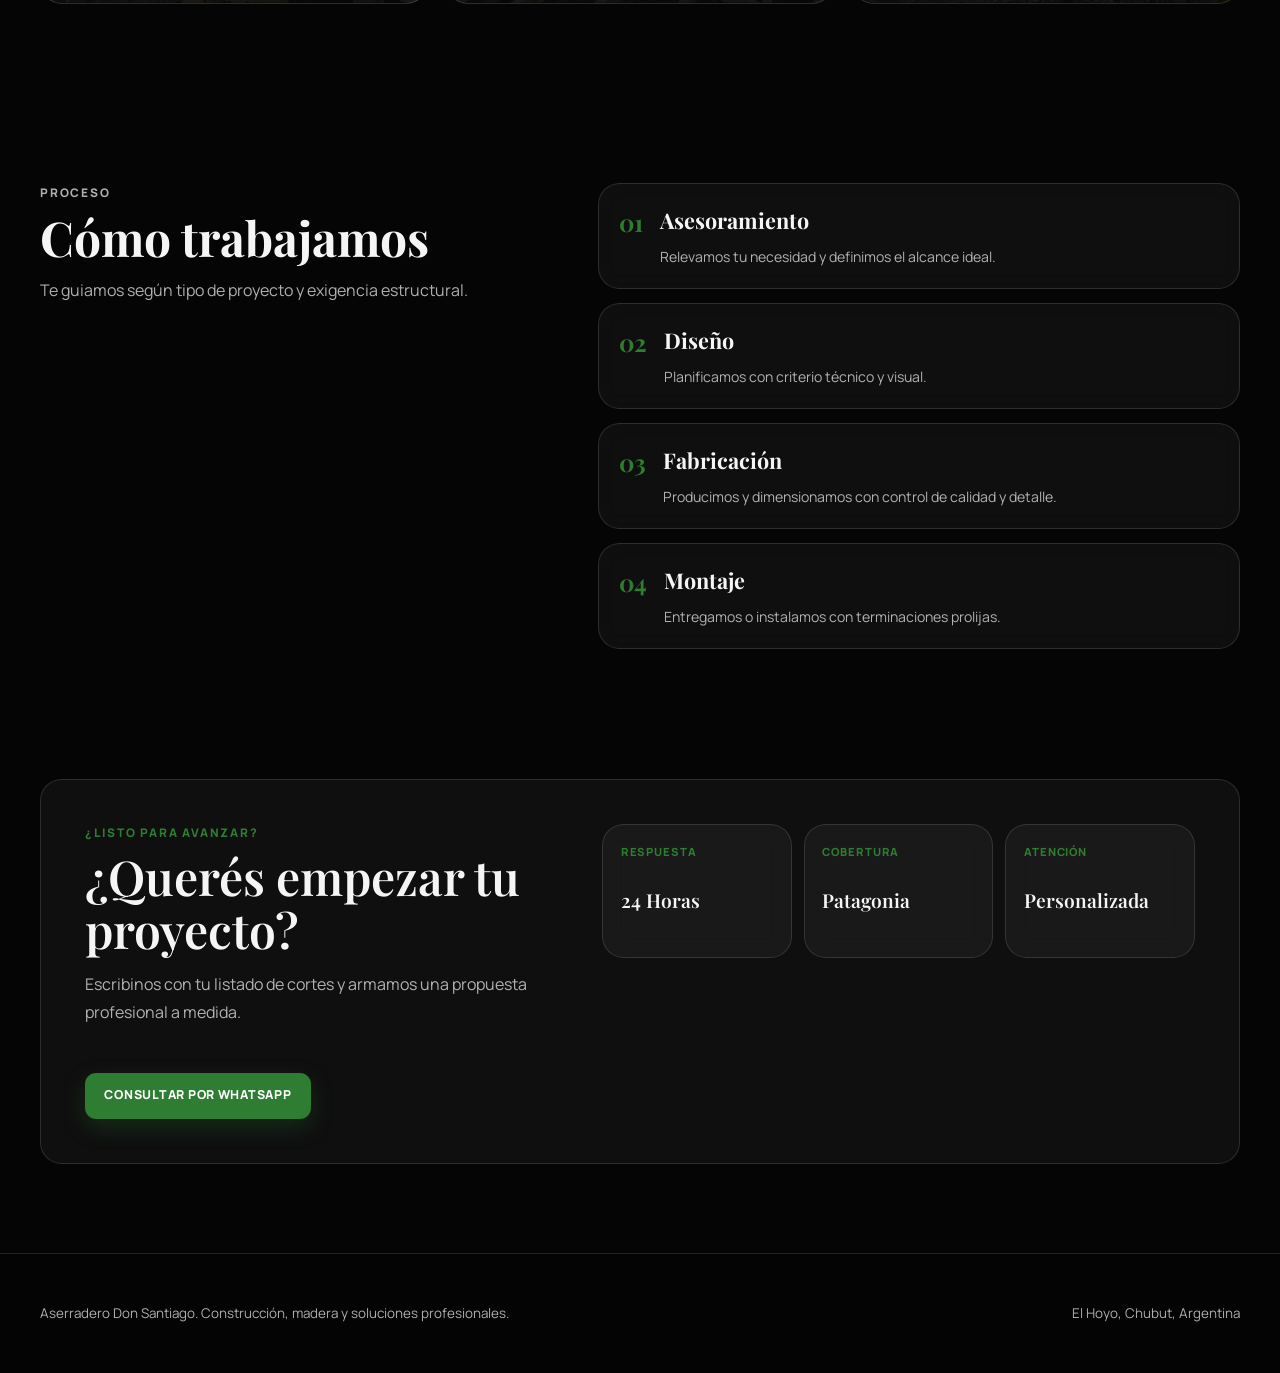
<file: Servicios/Madera.html>
<!DOCTYPE html>
<html lang="es">
<head>
    <meta charset="UTF-8">
    <meta name="viewport" content="width=device-width, initial-scale=1.0">
    <title>Maderas para Obra y Carpintería | Aserradero Don Santiago</title>
    <meta name="description" content="Madera seleccionada para obra, estructuras, tirantería, techos y carpintería en El Hoyo, Chubut. Stock permanente y cortes a medida.">
    <meta name="keywords" content="madera, aserradero, tiranteria, tablas, machimbre, el hoyo, chubut">
    <meta name="author" content="Aserradero Don Santiago">
    <meta property="og:title" content="Maderas para Obra y Carpintería | Aserradero Don Santiago">
    <meta property="og:description" content="Madera seleccionada para obra, tirantería y carpintería en la Patagonia.">
    <meta property="og:type" content="website">
    <meta property="og:locale" content="es_AR">
    <link rel="preconnect" href="https://fonts.googleapis.com">
    <link rel="preconnect" href="https://fonts.gstatic.com" crossorigin>
    <link href="https://fonts.googleapis.com/css2?family=Manrope:wght@400;500;600;700;800&family=Playfair+Display:wght@600;700&display=swap" rel="stylesheet">
    <link rel="stylesheet" href="../styles.css">
</head>
<body>
    <a href="#contenido" class="skip-link">Saltar al contenido</a>
    <div id="loading-screen" aria-hidden="true">
        <img src="../Logos/Pantalla%20de%20carga%20Don%20Santiago.png" alt="Cargando Aserradero Don Santiago" class="loading-logo">
    </div>

    <header class="site-header">
        <div class="container">
            <div class="nav-shell" data-header-shell>
                <div class="nav-main">
                    <a href="../index.html#inicio" class="brand" aria-label="Aserradero Don Santiago">
                        <img src="../Logos/Pantalla%20de%20carga%20Don%20Santiago.png" alt="Logo Aserradero Don Santiago" class="brand-logo" width="44" height="44">
                        <div class="brand-copy">
                            <span class="brand-title">Don Santiago</span>
                            <span class="brand-subtitle">Aserradero</span>
                        </div>
                    </a>
                    <nav class="desktop-nav" aria-label="Principal">
                        <a href="../index.html#inicio">Inicio</a>
                        <a href="../index.html#productos">Productos</a>
                        <a href="../index.html#herramientas">Calculadoras</a>
                        <a href="../index.html#servicios">Servicios</a>
                        <a href="../index.html#contacto">Contacto</a>
                    </nav>
                    <a href="https://wa.me/5492944928970?text=Hola%20Aserradero%20Don%20Santiago,%20quiero%20cotizar%20Madera." target="_blank" rel="noreferrer" class="button button-whatsapp header-whatsapp">WhatsApp</a>
                    <button class="nav-toggle" type="button" aria-label="Abrir menú" aria-expanded="false" aria-controls="mobile-menu" data-nav-toggle>
                        <span class="nav-toggle-line"></span>
                        <span class="nav-toggle-line"></span>
                        <span class="nav-toggle-line"></span>
                    </button>
                </div>
                <nav class="mobile-nav" id="mobile-menu" aria-label="Principal móvil" data-mobile-nav>
                    <a href="../index.html#inicio">Inicio</a>
                    <a href="../index.html#productos">Productos</a>
                    <a href="../index.html#herramientas">Calculadoras</a>
                    <a href="../index.html#servicios">Servicios</a>
                    <a href="../index.html#contacto">Contacto</a>
                </nav>
            </div>
        </div>
    </header>

    <main id="contenido">
        <section class="hero-section">
            <img src="../img/Estructura%20de%20madera/Estructura%20de%20madera%201.jpg" alt="Madera seleccionada para obra y carpintería en Aserradero Don Santiago" class="hero-image">
            <div class="hero-overlay"></div>
            <div class="hero-fade"></div>
            <div class="container hero-content">
                <div class="hero-grid">
                    <div class="hero-copy reveal reveal-active" data-reveal="hero-copy">
                        <span class="availability-badge">Disponible</span>
                        <h1>Maderas</h1>
                        <p class="hero-description">Madera seleccionada para obra, estructuras, techos y carpintería fina.</p>
                        <div class="hero-actions">
                            <a href="../index.html#herramientas" class="button button-secondary">Calcular volumen m³</a>
                            <a href="https://wa.me/5492944928970?text=Hola%20Aserradero%20Don%20Santiago,%20quiero%20cotizar%20Madera." target="_blank" rel="noreferrer" class="button button-primary shine">Consultar por WhatsApp</a>
                        </div>
                    </div>
                    <aside class="hero-panel glass-panel reveal reveal-active" data-reveal="hero-panel">
                        <div class="metrics-grid">
                            <div class="metric-card"><p class="metric-label">Rapidez</p><p class="metric-value">Alta</p></div>
                            <div class="metric-card"><p class="metric-label">Eficiencia</p><p class="metric-value">Superior</p></div>
                            <div class="metric-card"><p class="metric-label">Calidad</p><p class="metric-value">Premium</p></div>
                            <div class="metric-card"><p class="metric-label">Respuesta</p><p class="metric-value">Personalizada</p></div>
                        </div>
                        <div class="hero-panel-detail">
                            <p class="panel-label">Diferencial</p>
                            <p class="panel-text">Madera de calidad para estructuras, techos y terminaciones. Selección profesional y stock confiable en la Comarca Andina.</p>
                        </div>
                    </aside>
                </div>
            </div>
        </section>

        <section class="section">
            <div class="container">
                <div class="section-heading reveal">
                    <p class="section-eyebrow">Descripción</p>
                    <h2>Sobre Maderas</h2>
                    <p class="section-text">Te guiamos según tipo de proyecto, escuadría necesaria y exigencia estructural.</p>
                </div>
                <div class="services-grid">
                    <article class="service-card glass-panel reveal hover-lift" style="--reveal-delay: 0.05s;"><h3>Rapidez</h3><p>Disponibilidad rápida para el avance continuo de tu obra.</p><div class="service-divider"></div></article>
                    <article class="service-card glass-panel reveal hover-lift" style="--reveal-delay: 0.1s;"><h3>Eficiencia</h3><p>Variedad de medidas, largos y escuadrías para estructura o vista.</p><div class="service-divider"></div></article>
                    <article class="service-card glass-panel reveal hover-lift" style="--reveal-delay: 0.15s;"><h3>Calidad</h3><p>Calidad y resistencia garantizadas con estacionamiento controlado.</p><div class="service-divider"></div></article>
                    <article class="service-card glass-panel reveal hover-lift" style="--reveal-delay: 0.2s;"><h3>Valor agregado</h3><p>Asesoramiento técnico personalizado en cada compra y corte.</p><div class="service-divider"></div></article>
                </div>
            </div>
        </section>

        <section class="section">
            <div class="container">
                <div class="section-heading section-heading-centered reveal">
                    <p class="section-eyebrow">Galería</p>
                    <h2>Proyectos y detalles en madera</h2>
                </div>
                <div class="gallery-grid">
                    <article class="gallery-card reveal" style="--reveal-delay: 0.05s;">
                        <div class="gallery-slider">
                            <img class="slide active" src="../img/Obra/Imagen%20Obra%201.jpeg" alt="Estructura de madera en obra real" loading="lazy">
                        </div>
                        <div class="gallery-overlay"></div>
                        <div class="gallery-caption"><h3>Proyecto real</h3></div>
                    </article>
                    <article class="gallery-card reveal" style="--reveal-delay: 0.1s;">
                        <div class="gallery-slider">
                            <img class="slide active" src="../img/Obra/Imagen%20Obra%2010.jpeg" alt="Detalle técnico de tirantería y vigas" loading="lazy">
                        </div>
                        <div class="gallery-overlay"></div>
                        <div class="gallery-caption"><h3>Detalle técnico</h3></div>
                    </article>
                    <article class="gallery-card reveal" style="--reveal-delay: 0.15s;">
                        <div class="gallery-slider">
                            <img class="slide active" src="../img/Obra/Imagen%20Obra%2018.jpeg" alt="Terminación en madera patagónica" loading="lazy">
                        </div>
                        <div class="gallery-overlay"></div>
                        <div class="gallery-caption"><h3>Terminación</h3></div>
                    </article>
                </div>
            </div>
        </section>

        <section class="section">
            <div class="container differential-layout">
                <div class="differential-intro reveal">
                    <div class="differential-panel">
                        <p class="section-eyebrow">Proceso</p>
                        <h2>Cómo trabajamos</h2>
                        <p>Te guiamos según tipo de proyecto y exigencia estructural.</p>
                    </div>
                </div>
                <div class="differential-list">
                    <article class="differential-card glass-panel reveal hover-shift" style="--reveal-delay: 0.05s;"><div class="differential-number">01</div><div><h3>Asesoramiento</h3><p>Relevamos tu necesidad y definimos el alcance ideal.</p></div></article>
                    <article class="differential-card glass-panel reveal hover-shift" style="--reveal-delay: 0.1s;"><div class="differential-number">02</div><div><h3>Diseño</h3><p>Planificamos con criterio técnico y visual.</p></div></article>
                    <article class="differential-card glass-panel reveal hover-shift" style="--reveal-delay: 0.15s;"><div class="differential-number">03</div><div><h3>Fabricación</h3><p>Producimos y dimensionamos con control de calidad y detalle.</p></div></article>
                    <article class="differential-card glass-panel reveal hover-shift" style="--reveal-delay: 0.2s;"><div class="differential-number">04</div><div><h3>Montaje</h3><p>Entregamos o instalamos con terminaciones prolijas.</p></div></article>
                </div>
            </div>
        </section>

        <section class="section contact-section">
            <div class="container">
                <div class="contact-shell reveal">
                    <div class="contact-grid">
                        <div>
                            <p class="section-eyebrow">¿Listo para avanzar?</p>
                            <h2>¿Querés empezar tu proyecto?</h2>
                            <p class="contact-text">Escribinos con tu listado de cortes y armamos una propuesta profesional a medida.</p>
                        </div>
                        <div class="contact-cards">
                            <div class="contact-card"><p class="contact-card-label">Respuesta</p><p class="contact-card-value">24 Horas</p></div>
                            <div class="contact-card"><p class="contact-card-label">Cobertura</p><p class="contact-card-value">Patagonia</p></div>
                            <div class="contact-card"><p class="contact-card-label">Atención</p><p class="contact-card-value">Personalizada</p></div>
                        </div>
                    </div>
                    <div class="contact-action">
                        <a href="https://wa.me/5492944928970?text=Hola%20Aserradero%20Don%20Santiago,%20quiero%20cotizar%20Madera." target="_blank" rel="noreferrer" class="button button-primary shine">Consultar por WhatsApp</a>
                    </div>
                </div>
            </div>
        </section>
    </main>

    <footer class="site-footer">
        <div class="container footer-content">
            <p>Aserradero Don Santiago. Construcción, madera y soluciones profesionales.</p>
            <p>El Hoyo, Chubut, Argentina</p>
        </div>
    </footer>

    <a href="https://wa.me/5492944928970?text=Hola%20Aserradero%20Don%20Santiago,%20quiero%20cotizar%20Madera." target="_blank" rel="noreferrer" class="floating-whatsapp" aria-label="Contactar por WhatsApp">
        <span class="floating-whatsapp-icon" aria-hidden="true">
            <svg viewBox="0 0 24 24" class="whatsapp-icon"><path d="M20.52 3.48A11.8 11.8 0 0 0 12.11 0C5.58 0 .26 5.3.26 11.82c0 2.08.54 4.1 1.56 5.89L0 24l6.48-1.69a11.84 11.84 0 0 0 5.63 1.44h.01c6.52 0 11.82-5.31 11.82-11.83 0-3.16-1.23-6.13-3.42-8.44Zm-8.4 18.27h-.01a9.86 9.86 0 0 1-5.02-1.37l-.36-.21-3.84 1 1.03-3.74-.23-.39a9.8 9.8 0 0 1-1.5-5.22c0-5.41 4.4-9.82 9.83-9.82 2.62 0 5.07 1.02 6.92 2.88a9.73 9.73 0 0 1 2.88 6.94c0 5.41-4.41 9.83-9.82 9.83Zm5.39-7.37c-.29-.14-1.73-.85-1.99-.95-.27-.1-.46-.14-.65.15-.2.29-.76.95-.93 1.14-.17.2-.34.22-.63.07-.29-.15-1.22-.45-2.32-1.44-.86-.77-1.44-1.73-1.61-2.02-.17-.29-.02-.45.13-.6.13-.13.29-.34.44-.51.15-.17.19-.29.29-.48.1-.2.05-.36-.02-.51-.08-.14-.65-1.57-.89-2.15-.24-.58-.48-.49-.65-.5h-.55c-.19 0-.49.07-.75.36-.26.29-.99.97-.99 2.37s1.01 2.74 1.15 2.93c.14.19 1.97 3.01 4.77 4.22.67.29 1.19.46 1.59.59.67.21 1.28.18 1.76.11.54-.08 1.73-.71 1.97-1.4.24-.69.24-1.29.17-1.4-.07-.11-.27-.18-.56-.32Z"></path></svg>
        </span>
        WhatsApp
    </a>

    <script src="../script.js"></script>
</body>
</html>
</file>
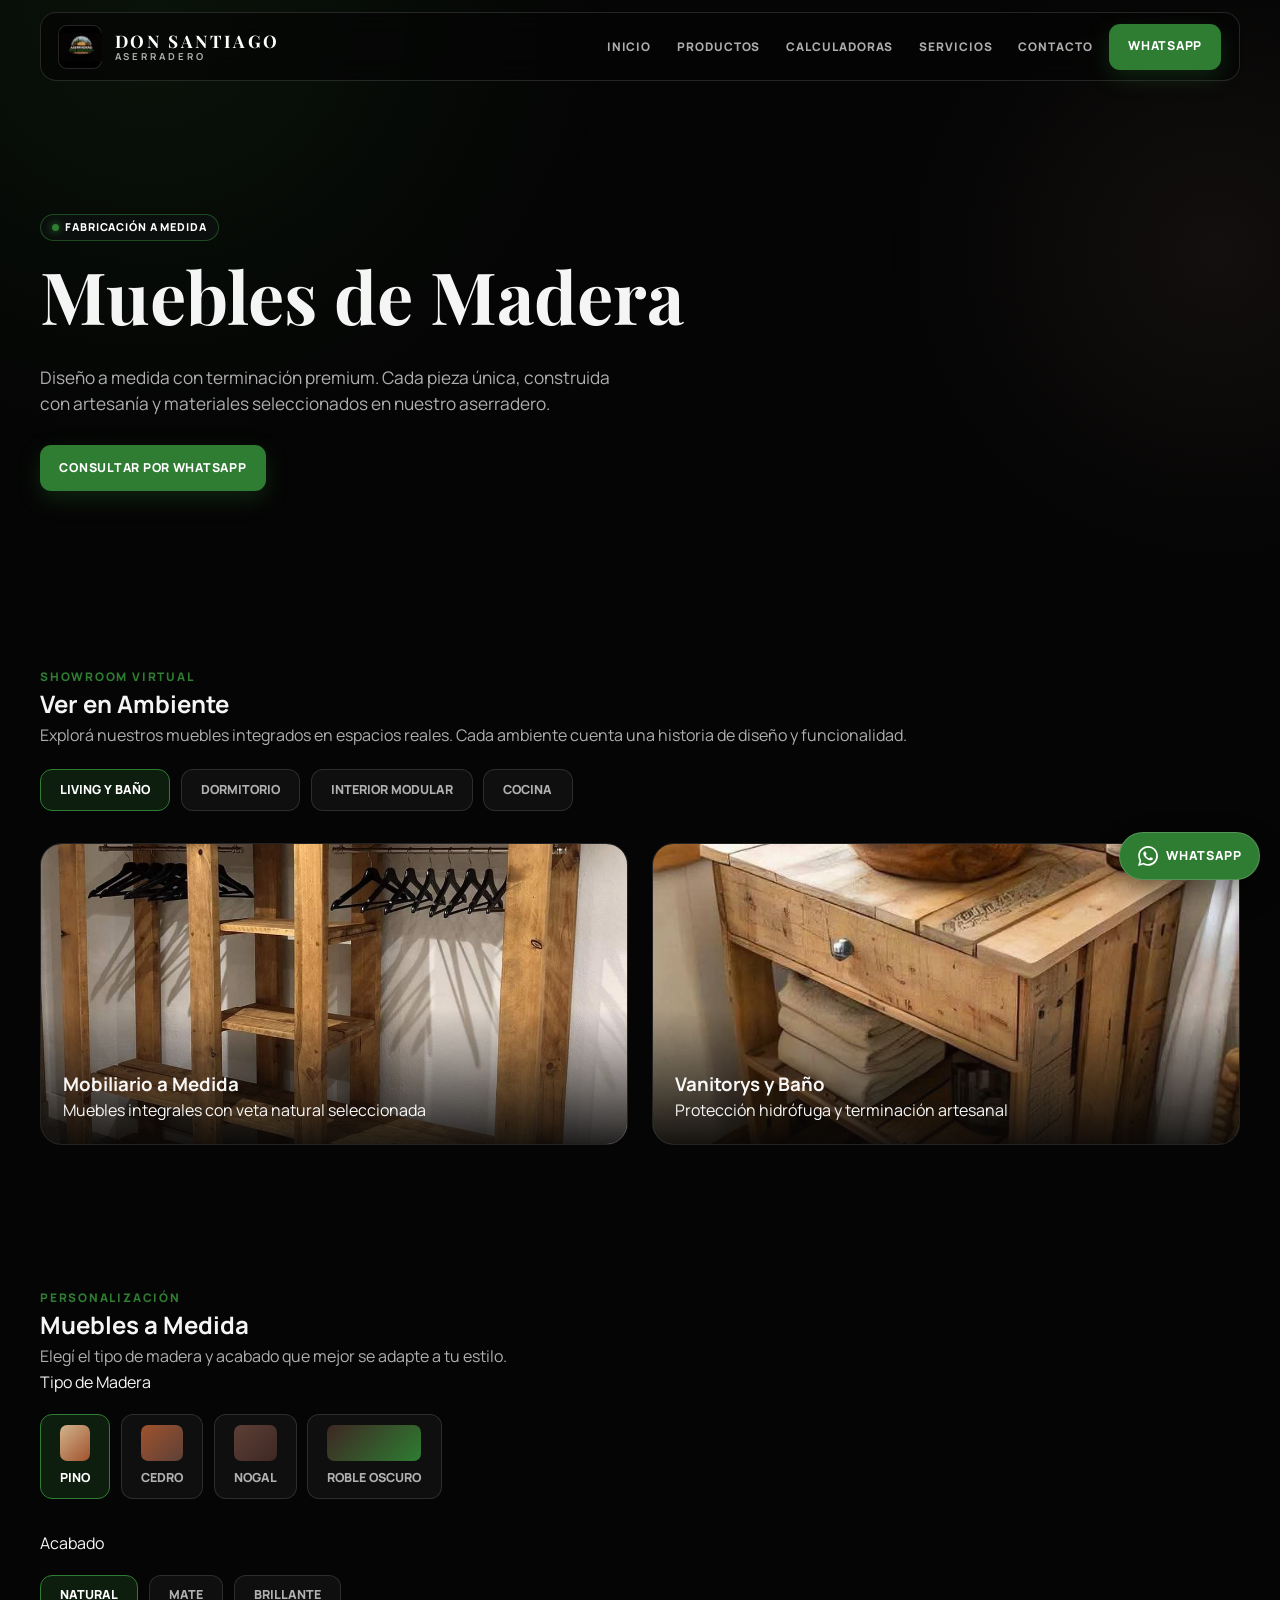
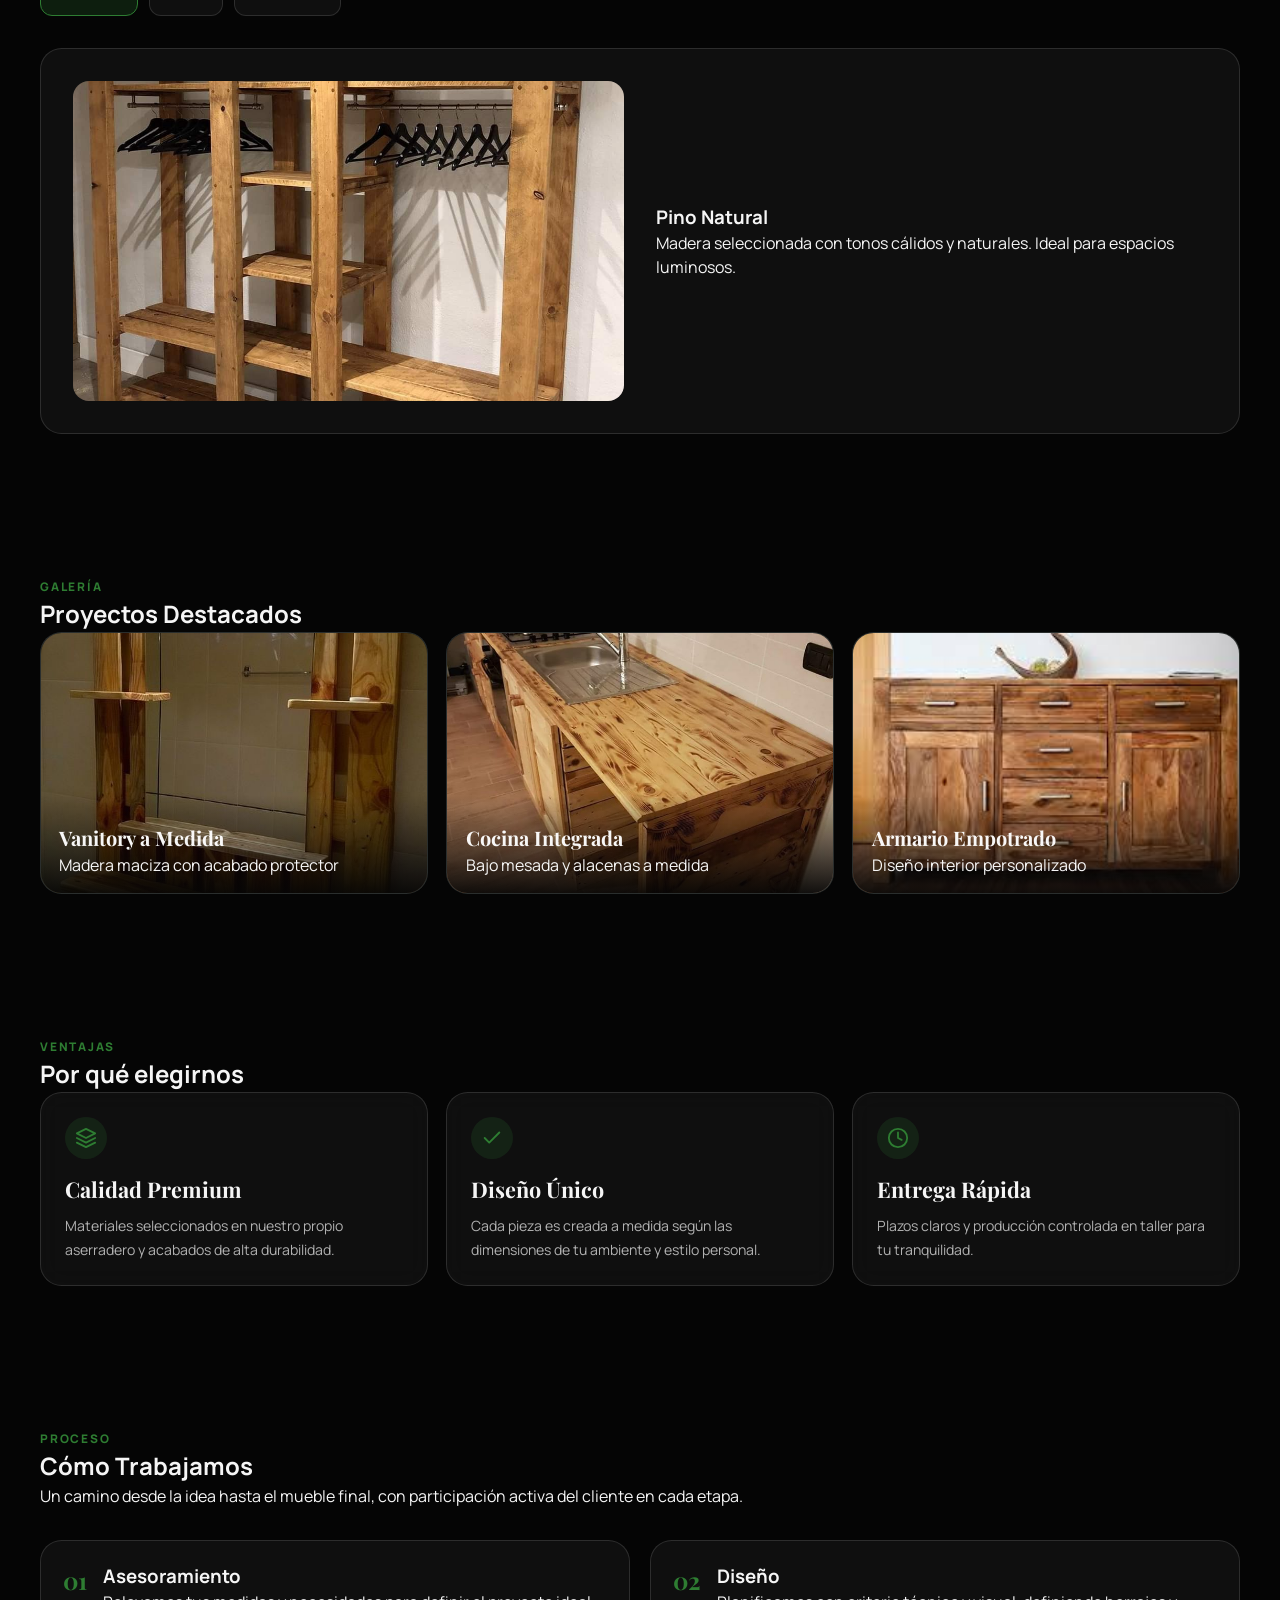
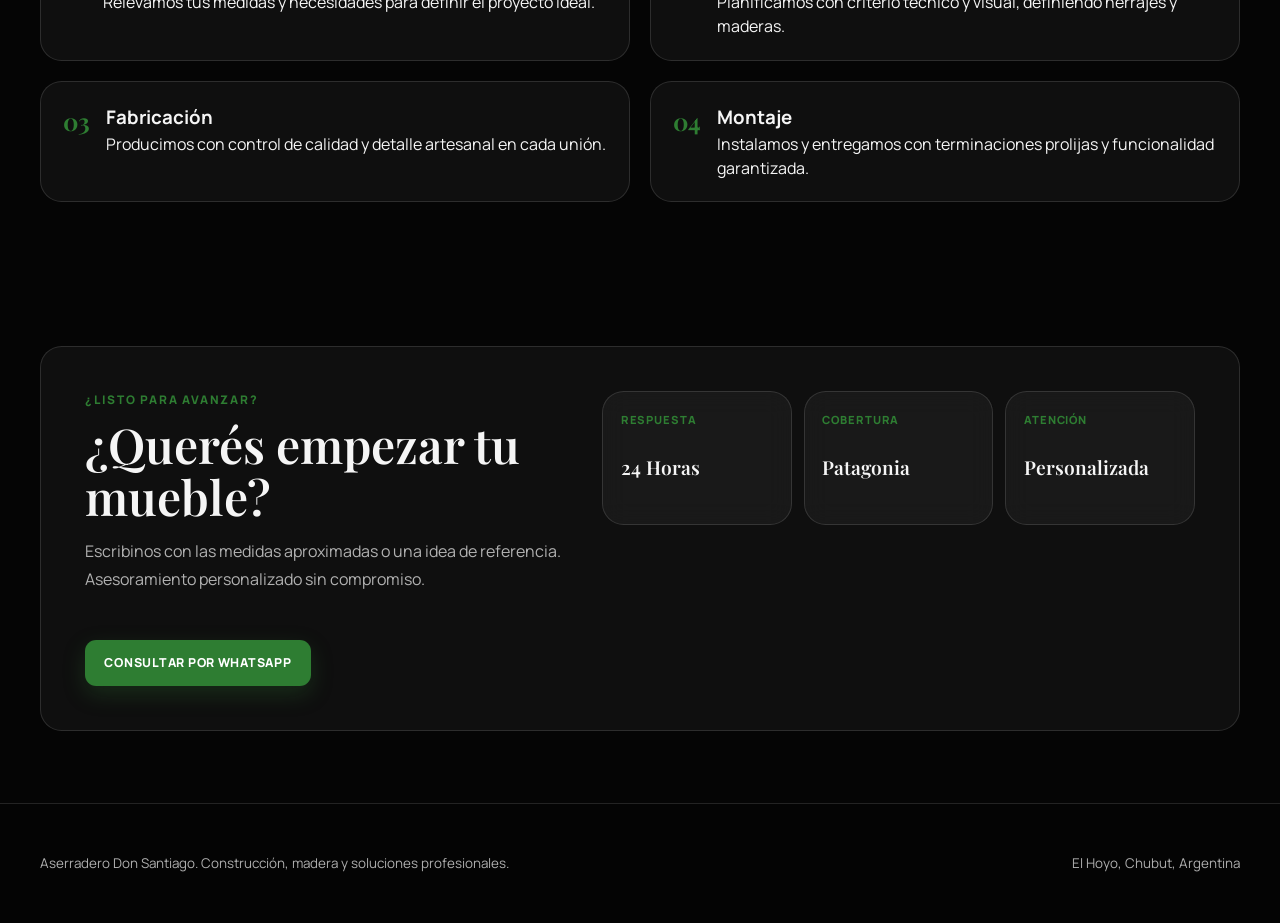
<file: Servicios/Mueblesdemadera.html>
<!DOCTYPE html>
<html lang="es">
<head>
    <meta charset="UTF-8">
    <meta name="viewport" content="width=device-width, initial-scale=1.0">
    <title>Muebles de Madera a Medida | Aserradero Don Santiago</title>
    <meta name="description" content="Diseño y fabricación de muebles de madera a medida con terminación premium en El Hoyo, Chubut. Mesadas, placares, vanitorys y equipamiento.">
    <meta name="keywords" content="muebles de madera, diseño a medida, carpinteria, el hoyo, chubut">
    <meta name="author" content="Aserradero Don Santiago">
    <meta property="og:title" content="Muebles de Madera a Medida | Aserradero Don Santiago">
    <meta property="og:description" content="Diseño a medida con terminación premium en maderas seleccionadas.">
    <meta property="og:type" content="website">
    <meta property="og:locale" content="es_AR">
    <link rel="preconnect" href="https://fonts.googleapis.com">
    <link rel="preconnect" href="https://fonts.gstatic.com" crossorigin>
    <link href="https://fonts.googleapis.com/css2?family=Manrope:wght@400;500;600;700;800&family=Playfair+Display:wght@600;700&display=swap" rel="stylesheet">
    <link rel="stylesheet" href="../styles.css">
</head>
<body>
    <a href="#contenido" class="skip-link">Saltar al contenido</a>
    <div id="loading-screen" aria-hidden="true">
        <img src="../Logos/Pantalla%20de%20carga%20Don%20Santiago.png" alt="Cargando Aserradero Don Santiago" class="loading-logo">
    </div>

    <header class="site-header">
        <div class="container">
            <div class="nav-shell" data-header-shell>
                <div class="nav-main">
                    <a href="../index.html#inicio" class="brand" aria-label="Aserradero Don Santiago">
                        <img src="../Logos/Pantalla%20de%20carga%20Don%20Santiago.png" alt="Logo Aserradero Don Santiago" class="brand-logo" width="44" height="44">
                        <div class="brand-copy">
                            <span class="brand-title">Don Santiago</span>
                            <span class="brand-subtitle">Aserradero</span>
                        </div>
                    </a>
                    <nav class="desktop-nav" aria-label="Principal">
                        <a href="../index.html#inicio">Inicio</a>
                        <a href="../index.html#productos">Productos</a>
                        <a href="../index.html#herramientas">Calculadoras</a>
                        <a href="../index.html#servicios">Servicios</a>
                        <a href="../index.html#contacto">Contacto</a>
                    </nav>
                    <a href="https://wa.me/5492944928970?text=Hola%20Aserradero%20Don%20Santiago,%20quiero%20cotizar%20Muebles%20de%20Madera." target="_blank" rel="noreferrer" class="button button-whatsapp header-whatsapp">WhatsApp</a>
                    <button class="nav-toggle" type="button" aria-label="Abrir menú" aria-expanded="false" aria-controls="mobile-menu" data-nav-toggle>
                        <span class="nav-toggle-line"></span>
                        <span class="nav-toggle-line"></span>
                        <span class="nav-toggle-line"></span>
                    </button>
                </div>
                <nav class="mobile-nav" id="mobile-menu" aria-label="Principal móvil" data-mobile-nav>
                    <a href="../index.html#inicio">Inicio</a>
                    <a href="../index.html#productos">Productos</a>
                    <a href="../index.html#herramientas">Calculadoras</a>
                    <a href="../index.html#servicios">Servicios</a>
                    <a href="../index.html#contacto">Contacto</a>
                </nav>
            </div>
        </div>
    </header>

    <main id="contenido">
        <section class="muebles-hero">
            <div class="muebles-hero-bg"></div>
            <div class="muebles-hero-overlay"></div>
            <div class="container muebles-hero-content reveal" data-reveal="muebles-hero">
                <div class="muebles-hero-copy">
                    <span class="availability-badge">Fabricación a medida</span>
                    <h1 class="muebles-hero-title">Muebles de Madera</h1>
                    <p class="muebles-hero-description">Diseño a medida con terminación premium. Cada pieza única, construida con artesanía y materiales seleccionados en nuestro aserradero.</p>
                    <div class="muebles-hero-actions">
                        <a href="https://wa.me/5492944928970?text=Hola%20Aserradero%20Don%20Santiago,%20quiero%20cotizar%20Muebles%20de%20Madera." target="_blank" rel="noreferrer" class="button button-primary shine">Consultar por WhatsApp</a>
                    </div>
                </div>
            </div>
        </section>

        <section class="muebles-showroom">
            <div class="container">
                <div class="showroom-header reveal" data-reveal="showroom-header">
                    <p class="section-eyebrow">Showroom Virtual</p>
                    <h2>Ver en Ambiente</h2>
                    <p class="section-text">Explorá nuestros muebles integrados en espacios reales. Cada ambiente cuenta una historia de diseño y funcionalidad.</p>
                </div>

                <div class="showroom-tabs reveal" data-reveal="showroom-tabs">
                    <button class="showroom-tab active" type="button" data-showroom-tab="living">Living y Baño</button>
                    <button class="showroom-tab" type="button" data-showroom-tab="dormitorio">Dormitorio</button>
                    <button class="showroom-tab" type="button" data-showroom-tab="oficina">Interior Modular</button>
                    <button class="showroom-tab" type="button" data-showroom-tab="cocina">Cocina</button>
                </div>

                <div class="showroom-content">
                    <div class="showroom-panel active" data-showroom-panel="living">
                        <div class="showroom-grid">
                            <div class="showroom-card reveal" data-reveal="showroom-item" style="--reveal-delay: 0.1s">
                                <div class="showroom-image-wrapper">
                                    <img src="../img/Muebles%20De%20Madera/Mueble%20De%20Madera%201.jpg" alt="Mueble de madera maciza hecho a medida" class="showroom-image" loading="lazy">
                                </div>
                                <div class="showroom-overlay">
                                    <div class="showroom-caption">
                                        <h3>Mobiliario a Medida</h3>
                                        <p>Muebles integrales con veta natural seleccionada</p>
                                    </div>
                                </div>
                            </div>
                            <div class="showroom-card reveal" data-reveal="showroom-item" style="--reveal-delay: 0.2s">
                                <div class="showroom-image-wrapper">
                                    <img src="../img/Muebles%20De%20Madera/Mueble%20Para%20Ba%C3%B1o.jpg" alt="Vanitory de madera natural para baño" class="showroom-image" loading="lazy">
                                </div>
                                <div class="showroom-overlay">
                                    <div class="showroom-caption">
                                        <h3>Vanitorys y Baño</h3>
                                        <p>Protección hidrófuga y terminación artesanal</p>
                                    </div>
                                </div>
                            </div>
                        </div>
                    </div>
                    <div class="showroom-panel" data-showroom-panel="dormitorio">
                        <div class="showroom-grid">
                            <div class="showroom-card reveal" data-reveal="showroom-item" style="--reveal-delay: 0.1s">
                                <div class="showroom-image-wrapper">
                                    <img src="../img/Muebles%20De%20Madera/Ropero%20de%20madera.jpg" alt="Ropero y placard de madera a medida" class="showroom-image" loading="lazy">
                                </div>
                                <div class="showroom-overlay">
                                    <div class="showroom-caption">
                                        <h3>Placares y Roperos</h3>
                                        <p>Diseño funcional, estantes reforzados y gran capacidad</p>
                                    </div>
                                </div>
                            </div>
                        </div>
                    </div>
                    <div class="showroom-panel" data-showroom-panel="oficina">
                        <div class="showroom-grid">
                            <div class="showroom-card reveal" data-reveal="showroom-item" style="--reveal-delay: 0.1s">
                                <div class="showroom-image-wrapper">
                                    <img src="../img/Viviendas%20Modulares/Obra%20Modular%206.jpeg" alt="Equipamiento interior en madera" class="showroom-image" loading="lazy">
                                </div>
                                <div class="showroom-overlay">
                                    <div class="showroom-caption">
                                        <h3>Equipamiento Interior</h3>
                                        <p>Revestimientos, alacenas y superficies de trabajo en madera</p>
                                    </div>
                                </div>
                            </div>
                        </div>
                    </div>
                    <div class="showroom-panel" data-showroom-panel="cocina">
                        <div class="showroom-grid">
                            <div class="showroom-card reveal" data-reveal="showroom-item" style="--reveal-delay: 0.1s">
                                <div class="showroom-image-wrapper">
                                    <img src="../img/Muebles%20De%20Madera/Mesada%20cocina%201.jpg" alt="Mesada y bajo mesada de cocina en madera" class="showroom-image" loading="lazy">
                                </div>
                                <div class="showroom-overlay">
                                    <div class="showroom-caption">
                                        <h3>Cocina Integrada</h3>
                                        <p>Mesadas y bajo mesadas a medida con acabados premium</p>
                                    </div>
                                </div>
                            </div>
                        </div>
                    </div>
                </div>
            </div>
        </section>

        <section class="muebles-customization">
            <div class="container">
                <div class="customization-header reveal" data-reveal="customization-header">
                    <p class="section-eyebrow">Personalización</p>
                    <h2>Muebles a Medida</h2>
                    <p class="section-text">Elegí el tipo de madera y acabado que mejor se adapte a tu estilo.</p>
                </div>

                <div class="customization-content">
                    <div class="customization-options reveal" data-reveal="customization-options">
                        <div class="wood-selector">
                            <p class="selector-label">Tipo de Madera</p>
                            <div class="wood-options">
                                <button class="wood-option active" type="button" data-wood="pine" data-wood-name="Pino">
                                    <div class="wood-preview wood-pine"></div>
                                    <span>Pino</span>
                                </button>
                                <button class="wood-option" type="button" data-wood="cedar" data-wood-name="Cedro">
                                    <div class="wood-preview wood-cedar"></div>
                                    <span>Cedro</span>
                                </button>
                                <button class="wood-option" type="button" data-wood="walnut" data-wood-name="Nogal">
                                    <div class="wood-preview wood-walnut"></div>
                                    <span>Nogal</span>
                                </button>
                                <button class="wood-option" type="button" data-wood="oak-dark" data-wood-name="Roble Oscuro">
                                    <div class="wood-preview wood-oak-dark"></div>
                                    <span>Roble Oscuro</span>
                                </button>
                            </div>
                        </div>

                        <div class="finish-selector">
                            <p class="selector-label">Acabado</p>
                            <div class="finish-options">
                                <button class="finish-option active" type="button" data-finish="natural" data-finish-name="Natural">Natural</button>
                                <button class="finish-option" type="button" data-finish="matte" data-finish-name="Mate">Mate</button>
                                <button class="finish-option" type="button" data-finish="gloss" data-finish-name="Brillante">Brillante</button>
                            </div>
                        </div>
                    </div>

                    <div class="furniture-showcase reveal" data-reveal="furniture-showcase">
                        <div class="furniture-display" id="furnitureDisplay">
                            <div class="furniture-placeholder">
                                <img src="../img/Muebles%20De%20Madera/Mueble%20De%20Madera%201.jpg" alt="Mueble de madera personalizado" class="furniture-image" id="furnitureImage">
                            </div>
                            <div class="wood-info">
                                <h3 id="woodTitle">Pino Natural</h3>
                                <p id="woodDescription">Madera seleccionada con tonos cálidos y naturales. Ideal para espacios luminosos.</p>
                            </div>
                        </div>
                    </div>
                </div>
            </div>
        </section>

        <section class="muebles-gallery">
            <div class="container">
                <div class="gallery-header reveal" data-reveal="gallery-header">
                    <p class="section-eyebrow">Galería</p>
                    <h2>Proyectos Destacados</h2>
                </div>

                <div class="gallery-grid">
                    <article class="gallery-card reveal furniture-card" data-reveal="gallery-item" style="--reveal-delay: 0.1s">
                        <div class="gallery-slider" data-slider>
                            <img class="slide active" src="../img/Muebles%20De%20Madera/Mueble%20Para%20Ba%C3%B1o%202.jpg" alt="Mueble vanitory de madera" loading="lazy">
                        </div>
                        <div class="gallery-overlay"></div>
                        <div class="gallery-caption">
                            <h3>Vanitory a Medida</h3>
                            <p>Madera maciza con acabado protector</p>
                        </div>
                    </article>
                    <article class="gallery-card reveal furniture-card" data-reveal="gallery-item" style="--reveal-delay: 0.2s">
                        <div class="gallery-slider" data-slider>
                            <img class="slide active" src="../img/Muebles%20De%20Madera/Mesada%20cocina%201.jpg" alt="Cocina integrada en madera" loading="lazy">
                        </div>
                        <div class="gallery-overlay"></div>
                        <div class="gallery-caption">
                            <h3>Cocina Integrada</h3>
                            <p>Bajo mesada y alacenas a medida</p>
                        </div>
                    </article>
                    <article class="gallery-card reveal furniture-card" data-reveal="gallery-item" style="--reveal-delay: 0.3s">
                        <div class="gallery-slider" data-slider>
                            <img class="slide active" src="../img/Muebles%20De%20Madera/Ropero%20de%20madera.jpg" alt="Armario y ropero de madera" loading="lazy">
                        </div>
                        <div class="gallery-overlay"></div>
                        <div class="gallery-caption">
                            <h3>Armario Empotrado</h3>
                            <p>Diseño interior personalizado</p>
                        </div>
                    </article>
                </div>
            </div>
        </section>

        <section class="muebles-benefits">
            <div class="container">
                <div class="benefits-header reveal" data-reveal="benefits-header">
                    <p class="section-eyebrow">Ventajas</p>
                    <h2>Por qué elegirnos</h2>
                </div>

                <div class="benefits-grid">
                    <article class="benefit-card reveal hover-lift" data-reveal="benefit-item" style="--reveal-delay: 0.1s">
                        <div class="benefit-icon">
                            <svg viewBox="0 0 24 24" fill="none" stroke="currentColor" stroke-width="2" stroke-linecap="round" stroke-linejoin="round"><path d="M12 2L2 7l10 5 10-5-10-5zM2 17l10 5 10-5M2 12l10 5 10-5"></path></svg>
                        </div>
                        <h3>Calidad Premium</h3>
                        <p>Materiales seleccionados en nuestro propio aserradero y acabados de alta durabilidad.</p>
                    </article>
                    <article class="benefit-card reveal hover-lift" data-reveal="benefit-item" style="--reveal-delay: 0.2s">
                        <div class="benefit-icon">
                            <svg viewBox="0 0 24 24" fill="none" stroke="currentColor" stroke-width="2" stroke-linecap="round" stroke-linejoin="round"><path d="M20 6L9 17l-5-5"></path></svg>
                        </div>
                        <h3>Diseño Único</h3>
                        <p>Cada pieza es creada a medida según las dimensiones de tu ambiente y estilo personal.</p>
                    </article>
                    <article class="benefit-card reveal hover-lift" data-reveal="benefit-item" style="--reveal-delay: 0.3s">
                        <div class="benefit-icon">
                            <svg viewBox="0 0 24 24" fill="none" stroke="currentColor" stroke-width="2" stroke-linecap="round" stroke-linejoin="round"><circle cx="12" cy="12" r="10"></circle><polyline points="12 6 12 12 16 14"></polyline></svg>
                        </div>
                        <h3>Entrega Rápida</h3>
                        <p>Plazos claros y producción controlada en taller para tu tranquilidad.</p>
                    </article>
                </div>
            </div>
        </section>

        <section class="muebles-process">
            <div class="container">
                <div class="process-header reveal" data-reveal="process-header">
                    <p class="section-eyebrow">Proceso</p>
                    <h2>Cómo Trabajamos</h2>
                    <p>Un camino desde la idea hasta el mueble final, con participación activa del cliente en cada etapa.</p>
                </div>

                <div class="process-timeline">
                    <div class="process-item reveal" data-reveal="process-item" style="--reveal-delay: 0.1s">
                        <div class="process-number">01</div>
                        <div class="process-content">
                            <h3>Asesoramiento</h3>
                            <p>Relevamos tus medidas y necesidades para definir el proyecto ideal.</p>
                        </div>
                    </div>
                    <div class="process-item reveal" data-reveal="process-item" style="--reveal-delay: 0.2s">
                        <div class="process-number">02</div>
                        <div class="process-content">
                            <h3>Diseño</h3>
                            <p>Planificamos con criterio técnico y visual, definiendo herrajes y maderas.</p>
                        </div>
                    </div>
                    <div class="process-item reveal" data-reveal="process-item" style="--reveal-delay: 0.3s">
                        <div class="process-number">03</div>
                        <div class="process-content">
                            <h3>Fabricación</h3>
                            <p>Producimos con control de calidad y detalle artesanal en cada unión.</p>
                        </div>
                    </div>
                    <div class="process-item reveal" data-reveal="process-item" style="--reveal-delay: 0.4s">
                        <div class="process-number">04</div>
                        <div class="process-content">
                            <h3>Montaje</h3>
                            <p>Instalamos y entregamos con terminaciones prolijas y funcionalidad garantizada.</p>
                        </div>
                    </div>
                </div>
            </div>
        </section>

        <section class="muebles-contact">
            <div class="container">
                <div class="contact-shell reveal" data-reveal="contact-shell">
                    <div class="contact-grid">
                        <div>
                            <p class="section-eyebrow">¿Listo para avanzar?</p>
                            <h2>¿Querés empezar tu mueble?</h2>
                            <p class="contact-text">Escribinos con las medidas aproximadas o una idea de referencia. Asesoramiento personalizado sin compromiso.</p>
                        </div>
                        <div class="contact-cards">
                            <div class="contact-card">
                                <p class="contact-card-label">Respuesta</p>
                                <p class="contact-card-value">24 Horas</p>
                            </div>
                            <div class="contact-card">
                                <p class="contact-card-label">Cobertura</p>
                                <p class="contact-card-value">Patagonia</p>
                            </div>
                            <div class="contact-card">
                                <p class="contact-card-label">Atención</p>
                                <p class="contact-card-value">Personalizada</p>
                            </div>
                        </div>
                    </div>
                    <div class="contact-action">
                        <a href="https://wa.me/5492944928970?text=Hola%20Aserradero%20Don%20Santiago,%20quiero%20cotizar%20Muebles%20de%20Madera." target="_blank" rel="noreferrer" class="button button-primary shine">Consultar por WhatsApp</a>
                    </div>
                </div>
            </div>
        </section>
    </main>

    <footer class="site-footer">
        <div class="container footer-content">
            <p>Aserradero Don Santiago. Construcción, madera y soluciones profesionales.</p>
            <p>El Hoyo, Chubut, Argentina</p>
        </div>
    </footer>

    <a href="https://wa.me/5492944928970?text=Hola%20Aserradero%20Don%20Santiago,%20quiero%20cotizar%20Muebles%20de%20Madera." target="_blank" rel="noreferrer" class="floating-whatsapp" aria-label="Contactar por WhatsApp">
        <span class="floating-whatsapp-icon" aria-hidden="true">
            <svg viewBox="0 0 24 24" class="whatsapp-icon"><path d="M20.52 3.48A11.8 11.8 0 0 0 12.11 0C5.58 0 .26 5.3.26 11.82c0 2.08.54 4.1 1.56 5.89L0 24l6.48-1.69a11.84 11.84 0 0 0 5.63 1.44h.01c6.52 0 11.82-5.31 11.82-11.83 0-3.16-1.23-6.13-3.42-8.44Zm-8.4 18.27h-.01a9.86 9.86 0 0 1-5.02-1.37l-.36-.21-3.84 1 1.03-3.74-.23-.39a9.8 9.8 0 0 1-1.5-5.22c0-5.41 4.4-9.82 9.83-9.82 2.62 0 5.07 1.02 6.92 2.88a9.73 9.73 0 0 1 2.88 6.94c0 5.41-4.41 9.83-9.82 9.83Zm5.39-7.37c-.29-.14-1.73-.85-1.99-.95-.27-.1-.46-.14-.65.15-.2.29-.76.95-.93 1.14-.17.2-.34.22-.63.07-.29-.15-1.22-.45-2.32-1.44-.86-.77-1.44-1.73-1.61-2.02-.17-.29-.02-.45.13-.6.13-.13.29-.34.44-.51.15-.17.19-.29.29-.48.1-.2.05-.36-.02-.51-.08-.14-.65-1.57-.89-2.15-.24-.58-.48-.49-.65-.5h-.55c-.19 0-.49.07-.75.36-.26.29-.99.97-.99 2.37s1.01 2.74 1.15 2.93c.14.19 1.97 3.01 4.77 4.22.67.29 1.19.46 1.59.59.67.21 1.28.18 1.76.11.54-.08 1.73-.71 1.97-1.4.24-.69.24-1.29.17-1.4-.07-.11-.27-.18-.56-.32Z"></path></svg>
        </span>
        WhatsApp
    </a>

    <script src="../script.js"></script>
    <script>
        document.addEventListener('DOMContentLoaded', function() {
            const woodOptions = document.querySelectorAll('.wood-option');
            const finishOptions = document.querySelectorAll('.finish-option');
            const furnitureImage = document.getElementById('furnitureImage');
            const woodTitle = document.getElementById('woodTitle');
            const woodDescription = document.getElementById('woodDescription');

            const woodData = {
                pine: {
                    name: 'Pino',
                    description: 'Madera seleccionada con tonos cálidos y naturales. Ideal para espacios luminosos.',
                    image: '../img/Muebles%20De%20Madera/Mueble%20De%20Madera%201.jpg'
                },
                cedar: {
                    name: 'Cedro',
                    description: 'Madera con vetas profundas y tonalidad cálida. Excelente comportamiento en interiores.',
                    image: '../img/Muebles%20De%20Madera/Mesada%20cocina%201.jpg'
                },
                walnut: {
                    name: 'Nogal',
                    description: 'Tono oscuro elegante con carácter marcado. Ideal para diseños modernos y mesadas.',
                    image: '../img/Muebles%20De%20Madera/Mueble%20Para%20Ba%C3%B1o.jpg'
                },
                'oak-dark': {
                    name: 'Roble Oscuro',
                    description: 'Madera robusta con vetas intensas. Perfecta para mobiliario de guardado y uso diario.',
                    image: '../img/Muebles%20De%20Madera/Ropero%20de%20madera.jpg'
                }
            };

            const finishNames = {
                natural: 'Natural',
                matte: 'Mate',
                gloss: 'Brillante'
            };

            let currentWood = 'pine';
            let currentFinish = 'natural';

            woodOptions.forEach(option => {
                option.addEventListener('click', function() {
                    woodOptions.forEach(opt => opt.classList.remove('active'));
                    this.classList.add('active');
                    currentWood = this.dataset.wood;
                    updateFurnitureDisplay();
                });
            });

            finishOptions.forEach(option => {
                option.addEventListener('click', function() {
                    finishOptions.forEach(opt => opt.classList.remove('active'));
                    this.classList.add('active');
                    currentFinish = this.dataset.finish;
                    updateFurnitureDisplay();
                });
            });

            function updateFurnitureDisplay() {
                const wood = woodData[currentWood];
                const finishLabel = finishNames[currentFinish] || 'Natural';
                woodTitle.textContent = `${wood.name} ${finishLabel}`;
                if (furnitureImage && wood.image) {
                    furnitureImage.src = wood.image;
                }
                const finishText = currentFinish === 'natural' ? '' : ` con acabado ${finishLabel.toLowerCase()}`;
                woodDescription.textContent = wood.description + finishText;
            }

            const showroomTabs = document.querySelectorAll('.showroom-tab');
            const showroomPanels = document.querySelectorAll('.showroom-panel');

            showroomTabs.forEach(tab => {
                tab.addEventListener('click', function() {
                    showroomTabs.forEach(t => t.classList.remove('active'));
                    this.classList.add('active');
                    
                    showroomPanels.forEach(panel => panel.classList.remove('active'));
                    const targetPanel = document.querySelector(`[data-showroom-panel="${this.dataset.showroomTab}"]`);
                    if (targetPanel) targetPanel.classList.add('active');
                });
            });
        });
    </script>
</body>
</html>
</file>
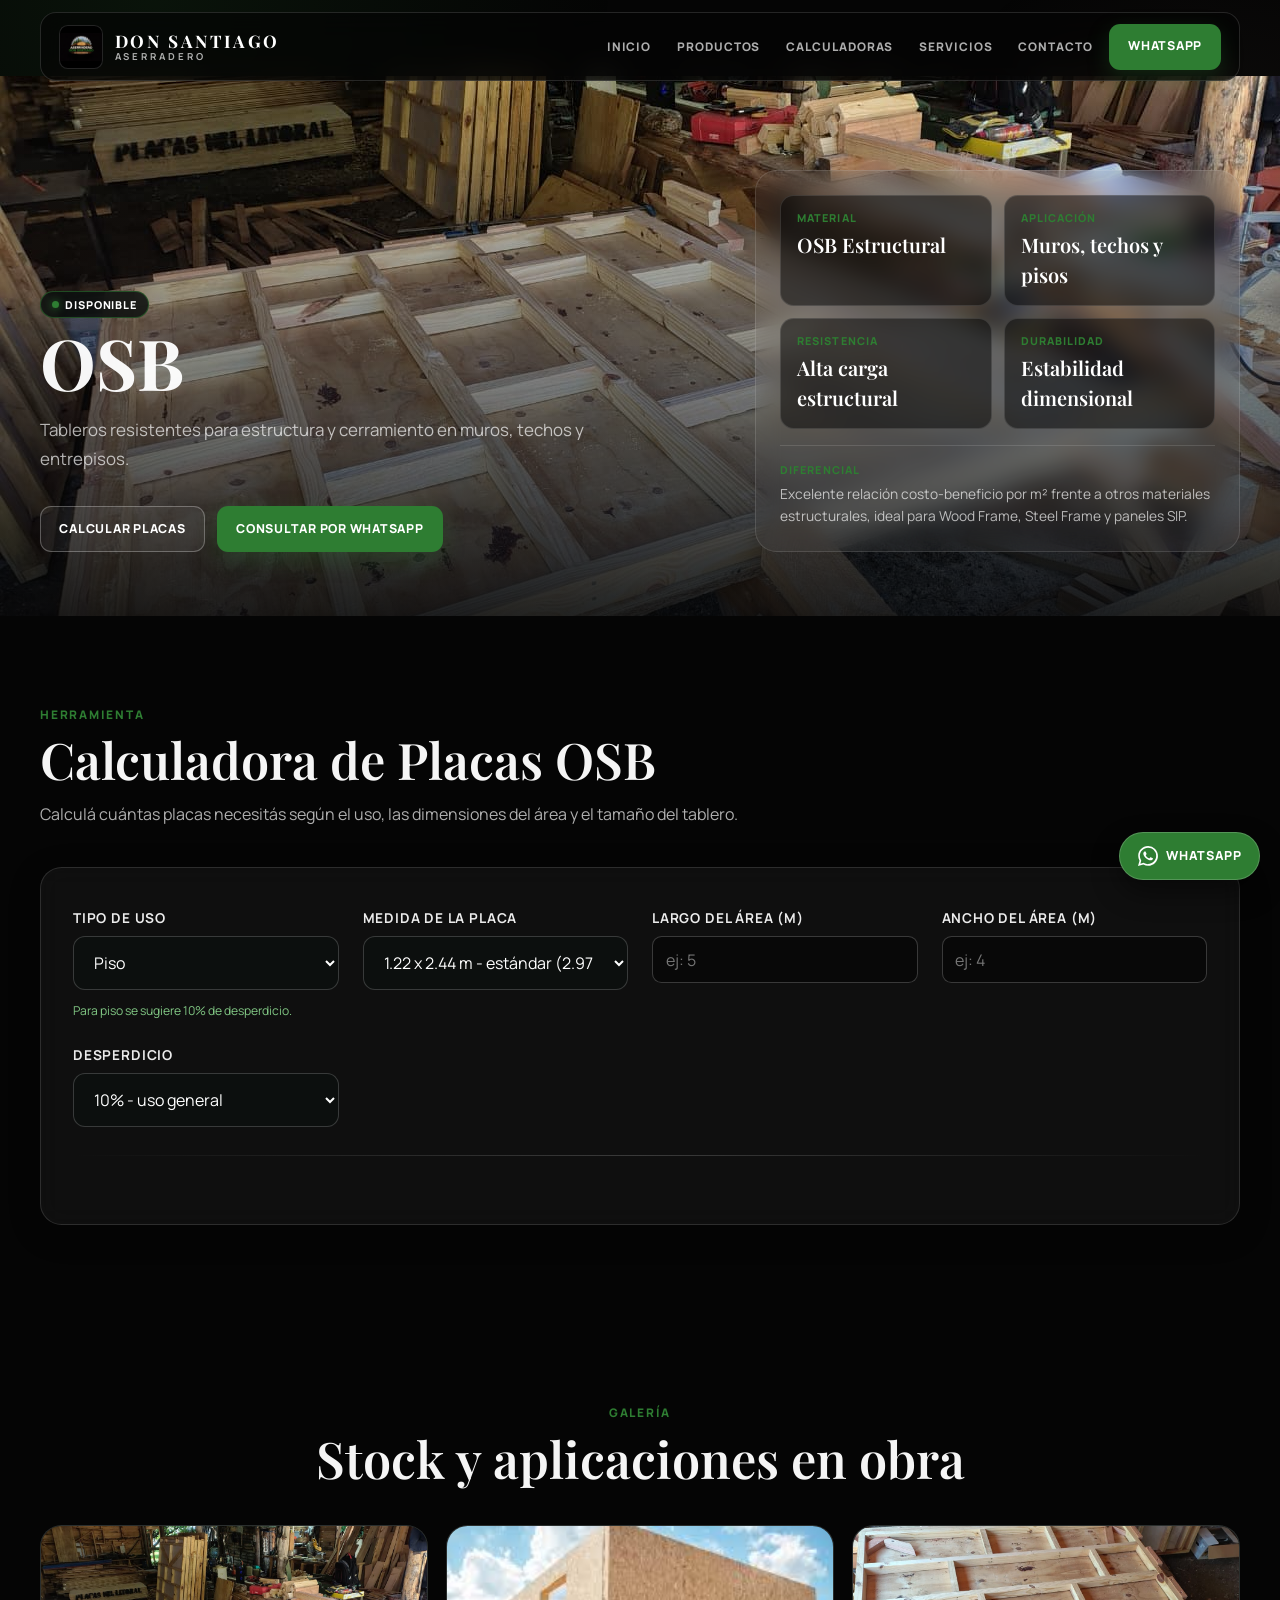
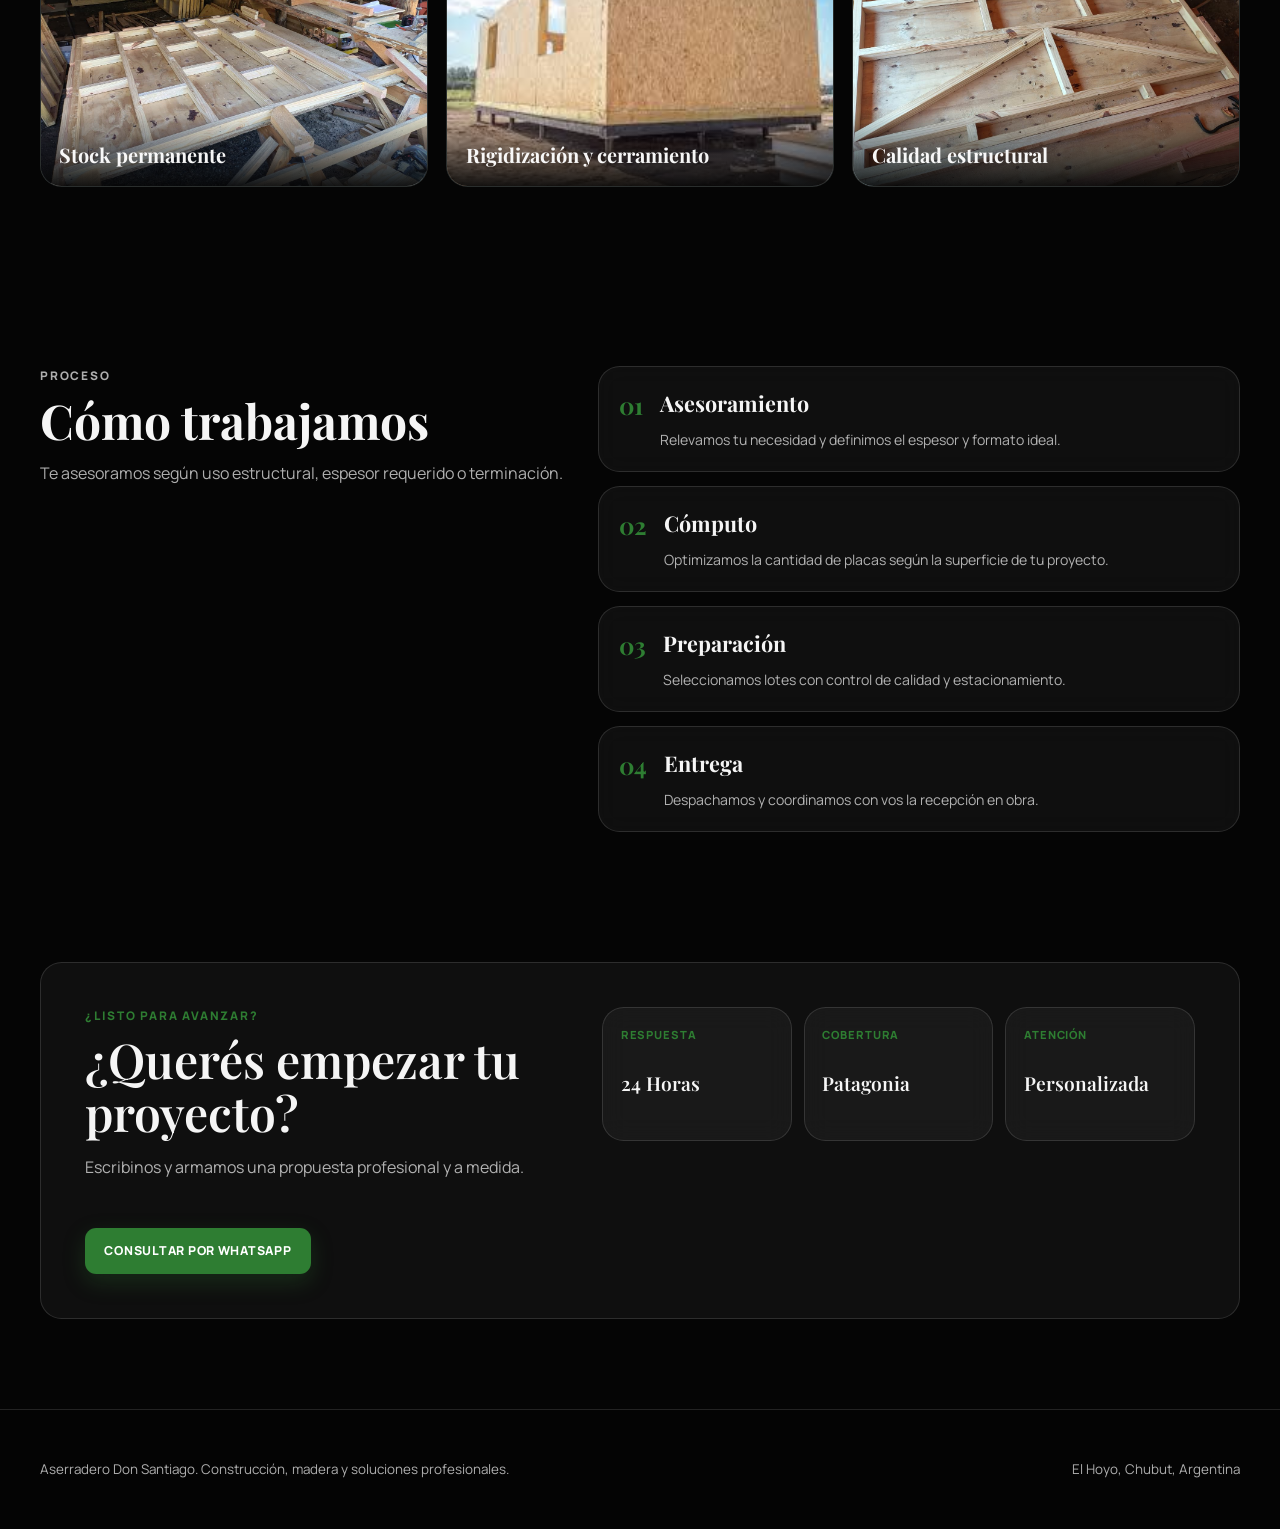
<file: Servicios/Osb.html>
<!DOCTYPE html>
<html lang="es">
<head>
    <meta charset="UTF-8">
    <meta name="viewport" content="width=device-width, initial-scale=1.0">
    <title>Placas OSB Estructurales | Aserradero Don Santiago</title>
    <meta name="description" content="Tableros OSB resistentes para estructura, techos, muros y cerramiento en El Hoyo, Chubut. Calculá tus placas online y cotizá por WhatsApp.">
    <meta name="keywords" content="osb, tableros osb, placas osb, construccion en seco, el hoyo, chubut">
    <meta name="author" content="Aserradero Don Santiago">
    <meta property="og:title" content="Placas OSB Estructurales | Aserradero Don Santiago">
    <meta property="og:description" content="Tableros resistentes para estructura y cerramiento con calculadora de placas online.">
    <meta property="og:type" content="website">
    <meta property="og:locale" content="es_AR">
    <link rel="preconnect" href="https://fonts.googleapis.com">
    <link rel="preconnect" href="https://fonts.gstatic.com" crossorigin>
    <link href="https://fonts.googleapis.com/css2?family=Manrope:wght@400;500;600;700;800&family=Playfair+Display:wght@600;700&display=swap" rel="stylesheet">
    <link rel="stylesheet" href="../styles.css">
    <style>
        .calculator-wrapper { margin-top: 2.25rem; }
        .calculator-container {
            padding: 2.5rem 2rem;
            border-radius: 1.25rem;
            background: linear-gradient(135deg, rgba(255,255,255,0.05) 0%, rgba(255,255,255,0.02) 100%);
            border: 1px solid rgba(255,255,255,0.1);
            box-shadow: 0 8px 32px rgba(0,0,0,0.22);
            transition: all 0.3s ease;
        }
        .calculator-container:hover {
            border: 1px solid rgba(46,125,50,0.35);
            box-shadow: 0 12px 40px rgba(0,0,0,0.28);
        }
        .calculator-inputs {
            display: grid;
            grid-template-columns: repeat(auto-fit, minmax(210px, 1fr));
            gap: 1.5rem;
            margin-bottom: 1.75rem;
        }
        .calc-input-group { display: flex; flex-direction: column; gap: 0.5rem; }
        .calc-label {
            font-size: 0.85rem; font-weight: 700; color: #ffffff;
            text-transform: uppercase; letter-spacing: 0.06em; opacity: 0.92;
        }
        .calc-label-hint {
            font-size: 0.75rem; font-weight: 400;
            color: rgba(255,255,255,0.55);
            text-transform: none; letter-spacing: 0;
            margin-top: 0.15rem; display: block;
        }
        .calc-input, .calc-select {
            padding: 0.875rem 1rem;
            border: 1px solid rgba(255,255,255,0.18);
            border-radius: 0.75rem;
            background: rgba(13, 17, 16, 0.85);
            color: #ffffff; font-size: 1rem;
            font-family: 'Manrope', sans-serif;
            transition: all 0.25s ease;
        }
        .calc-input:hover, .calc-select:hover {
            border-color: rgba(255,255,255,0.3);
        }
        .calc-input:focus, .calc-select:focus {
            outline: none;
            border-color: #2e7d32;
            box-shadow: 0 0 0 3px rgba(46, 125, 50, 0.22);
        }
        .calc-select option { background: #0d1110; color: #ffffff; }

        .desperdicio-sugerido {
            font-size: 0.76rem;
            color: #81c784;
            margin-top: 0.25rem;
            min-height: 1rem;
        }

        .calculator-divider {
            height: 1px;
            background: linear-gradient(90deg, transparent, rgba(255,255,255,0.18), transparent);
            margin: 1.75rem 0;
        }
        .calculator-results { animation: slideUp 0.4s ease; }
        @keyframes slideUp {
            from { opacity: 0; transform: translateY(14px); }
            to { opacity: 1; transform: translateY(0); }
        }
        .results-grid {
            display: grid;
            grid-template-columns: repeat(auto-fit, minmax(160px, 1fr));
            gap: 1.25rem; margin-bottom: 1.75rem;
        }
        .result-card {
            background: rgba(255,255,255,0.03);
            border: 1px solid rgba(255,255,255,0.1);
            border-radius: 0.85rem; padding: 1.25rem;
            text-align: center; transition: all 0.25s ease;
        }
        .result-card.highlight {
            background: linear-gradient(135deg, rgba(46,125,50,0.2) 0%, rgba(255,255,255,0.04) 100%);
            border: 1px solid rgba(46,125,50,0.45);
            box-shadow: 0 0 20px rgba(46,125,50,0.14);
        }
        .result-card.sobrante {
            background: rgba(255,255,255,0.025);
            border: 1px solid rgba(255,255,255,0.08);
        }
        .result-label {
            font-size: 0.76rem; color: rgba(255,255,255,0.62);
            text-transform: uppercase; letter-spacing: 0.06em; margin-bottom: 0.45rem;
        }
        .result-value {
            font-size: 1.65rem; font-weight: 700;
            color: #ffffff; font-family: 'Playfair Display', serif;
            margin: 0;
        }
        .result-card.highlight .result-value { color: #81c784; }

        .sobrante-nota {
            font-size: 0.75rem;
            color: rgba(255,255,255,0.55);
            margin-top: 0.35rem;
        }

        .calculator-warning {
            padding: 1.25rem;
            background: rgba(220, 100, 100, 0.1);
            border: 1px solid rgba(220, 100, 100, 0.3);
            border-radius: 0.75rem; color: #ffb3b3;
            text-align: center;
        }
        .calculator-warning p { margin: 0; font-size: 0.95rem; }
        .calculator-action { margin-top: 1.5rem; text-align: center; }

        @media (max-width: 768px) {
            .calculator-container { padding: 1.75rem 1.25rem; }
            .calculator-inputs { grid-template-columns: 1fr; gap: 1.25rem; }
            .results-grid { grid-template-columns: repeat(2, 1fr); gap: 0.9rem; }
            .result-value { font-size: 1.35rem; }
        }
    </style>
</head>
<body>
    <a href="#contenido" class="skip-link">Saltar al contenido</a>
    <div id="loading-screen" aria-hidden="true">
        <img src="../Logos/Pantalla%20de%20carga%20Don%20Santiago.png" alt="Cargando Aserradero Don Santiago" class="loading-logo">
    </div>

    <header class="site-header">
        <div class="container">
            <div class="nav-shell" data-header-shell>
                <div class="nav-main">
                    <a href="../index.html#inicio" class="brand" aria-label="Aserradero Don Santiago">
                        <img src="../Logos/Pantalla%20de%20carga%20Don%20Santiago.png" alt="Logo Aserradero Don Santiago" class="brand-logo" width="44" height="44">
                        <div class="brand-copy">
                            <span class="brand-title">Don Santiago</span>
                            <span class="brand-subtitle">Aserradero</span>
                        </div>
                    </a>
                    <nav class="desktop-nav" aria-label="Principal">
                        <a href="../index.html#inicio">Inicio</a>
                        <a href="../index.html#productos">Productos</a>
                        <a href="../index.html#herramientas">Calculadoras</a>
                        <a href="../index.html#servicios">Servicios</a>
                        <a href="../index.html#contacto">Contacto</a>
                    </nav>
                    <a href="https://wa.me/5492944928970?text=Hola%20Aserradero%20Don%20Santiago,%20quiero%20cotizar%20OSB." target="_blank" rel="noreferrer" class="button button-whatsapp header-whatsapp">WhatsApp</a>
                    <button class="nav-toggle" type="button" aria-label="Abrir menú" aria-expanded="false" aria-controls="mobile-menu" data-nav-toggle>
                        <span class="nav-toggle-line"></span>
                        <span class="nav-toggle-line"></span>
                        <span class="nav-toggle-line"></span>
                    </button>
                </div>
                <nav class="mobile-nav" id="mobile-menu" aria-label="Principal móvil" data-mobile-nav>
                    <a href="../index.html#inicio">Inicio</a>
                    <a href="../index.html#productos">Productos</a>
                    <a href="../index.html#herramientas">Calculadoras</a>
                    <a href="../index.html#servicios">Servicios</a>
                    <a href="../index.html#contacto">Contacto</a>
                </nav>
            </div>
        </div>
    </header>

    <main id="contenido">
        <section class="hero-section">
            <img src="../img/Paneles/Imagen%20Panel%201.jpeg" alt="Tableros OSB estructurales en Aserradero Don Santiago" class="hero-image">
            <div class="hero-overlay"></div>
            <div class="hero-fade"></div>
            <div class="container hero-content">
                <div class="hero-grid">
                    <div class="hero-copy reveal reveal-active" data-reveal="hero-copy">
                        <span class="availability-badge">Disponible</span>
                        <h1>OSB</h1>
                        <p class="hero-description">Tableros resistentes para estructura y cerramiento en muros, techos y entrepisos.</p>
                        <div class="hero-actions">
                            <a href="#calculadora-osb" class="button button-secondary">Calcular placas</a>
                            <a href="https://wa.me/5492944928970?text=Hola%20Aserradero%20Don%20Santiago,%20quiero%20cotizar%20OSB." target="_blank" rel="noreferrer" class="button button-primary button-whatsapp shine">Consultar por WhatsApp</a>
                        </div>
                    </div>
                    <aside class="hero-panel glass-panel reveal reveal-active" data-reveal="hero-panel">
                        <div class="metrics-grid">
                            <div class="metric-card">
                                <p class="metric-label">Material</p>
                                <p class="metric-value">OSB Estructural</p>
                            </div>
                            <div class="metric-card">
                                <p class="metric-label">Aplicación</p>
                                <p class="metric-value">Muros, techos y pisos</p>
                            </div>
                            <div class="metric-card">
                                <p class="metric-label">Resistencia</p>
                                <p class="metric-value">Alta carga estructural</p>
                            </div>
                            <div class="metric-card">
                                <p class="metric-label">Durabilidad</p>
                                <p class="metric-value">Estabilidad dimensional</p>
                            </div>
                        </div>
                        <div class="hero-panel-detail">
                            <p class="panel-label">Diferencial</p>
                            <p class="panel-text">Excelente relación costo-beneficio por m² frente a otros materiales estructurales, ideal para Wood Frame, Steel Frame y paneles SIP.</p>
                        </div>
                    </aside>
                </div>
            </div>
        </section>

        <!-- Calculadora de Placas OSB -->
        <section class="section" id="calculadora-osb">
            <div class="container">
                <div class="section-heading reveal">
                    <p class="section-eyebrow">Herramienta</p>
                    <h2>Calculadora de Placas OSB</h2>
                    <p class="section-text">Calculá cuántas placas necesitás según el uso, las dimensiones del área y el tamaño del tablero.</p>
                </div>
                <div class="calculator-wrapper reveal">
                    <div class="calculator-container glass-panel">
                        <div class="calculator-inputs">
                            <div class="calc-input-group">
                                <label for="calc-type" class="calc-label">Tipo de uso</label>
                                <select id="calc-type" class="calc-select">
                                    <option value="piso">Piso</option>
                                    <option value="pared">Pared</option>
                                    <option value="techo">Techo</option>
                                    <option value="revestimiento">Revestimiento</option>
                                </select>
                                <span class="desperdicio-sugerido" id="desperdicio-sugerido"></span>
                            </div>

                            <div class="calc-input-group">
                                <label for="calc-medida" class="calc-label">Medida de la placa</label>
                                <select id="calc-medida" class="calc-select">
                                    <option value="2.9768" selected>1.22 x 2.44 m - estándar (2.97 m²)</option>
                                    <option value="2.2326">1.22 x 1.83 m (2.23 m²)</option>
                                    <option value="custom">Medida personalizada</option>
                                </select>
                            </div>

                            <div class="calc-input-group">
                                <label for="calc-largo" class="calc-label">Largo del área (m)</label>
                                <input type="number" id="calc-largo" class="calc-input" placeholder="ej: 5" min="0" step="0.1">
                            </div>

                            <div class="calc-input-group">
                                <label for="calc-ancho" class="calc-label">Ancho del área (m)</label>
                                <input type="number" id="calc-ancho" class="calc-input" placeholder="ej: 4" min="0" step="0.1">
                            </div>

                            <div class="calc-input-group">
                                <label for="calc-desperdicio" class="calc-label">Desperdicio</label>
                                <select id="calc-desperdicio" class="calc-select">
                                    <option value="5">5% - cortes simples</option>
                                    <option value="10" selected>10% - uso general</option>
                                    <option value="15">15% - cortes complejos</option>
                                    <option value="20">20% - techo con pendiente</option>
                                </select>
                            </div>
                        </div>

                        <!-- Medida personalizada fuera del grid -->
                        <div id="custom-medida-group" style="display:none; margin-top:1.5rem;">
                            <label for="calc-placa-ancho" class="calc-label">Medida de la placa personalizada (m)
                                <span class="calc-label-hint">Ingresá el ancho y el largo de la placa</span>
                            </label>
                            <div style="display:grid; grid-template-columns:1fr 1fr; gap:1rem; margin-top:0.5rem; max-width:400px;">
                                <input type="number" id="calc-placa-ancho" class="calc-input" placeholder="Ancho (ej: 1.22)" min="0" step="0.01" aria-label="Ancho de placa personalizada en metros">
                                <input type="number" id="calc-placa-largo" class="calc-input" placeholder="Largo (ej: 2.44)" min="0" step="0.01" aria-label="Largo de placa personalizada en metros">
                            </div>
                        </div>
                        <div class="calculator-divider"></div>

                        <div class="calculator-results" id="calc-results" style="display: none;">
                            <div class="results-grid">
                                <div class="result-card">
                                    <p class="result-label">Superficie</p>
                                    <p class="result-value"><span id="result-superficie">0</span> m²</p>
                                </div>
                                <div class="result-card">
                                    <p class="result-label">Con desperdicio</p>
                                    <p class="result-value"><span id="result-con-desperdicio">0</span> m²</p>
                                </div>
                                <div class="result-card highlight">
                                    <p class="result-label">Placas necesarias</p>
                                    <p class="result-value" id="result-placas">0</p>
                                </div>
                                <div class="result-card sobrante">
                                    <p class="result-label">Área sobrante</p>
                                    <p class="result-value"><span id="result-sobrante">0</span> m²</p>
                                    <p class="sobrante-nota" id="sobrante-nota"></p>
                                </div>
                            </div>
                            <div class="calculator-action">
                                <a id="whatsapp-button" href="https://wa.me/5492944928970?text=Hola%20Aserradero%20Don%20Santiago,%20quiero%20cotizar%20OSB." target="_blank" rel="noreferrer" class="button button-primary shine">
                                    Solicitar Presupuesto por WhatsApp
                                </a>
                            </div>
                        </div>

                        <div class="calculator-warning" id="calc-warning" style="display: none;">
                            <p>Ingresá el largo y el ancho del área para calcular la cantidad de placas OSB.</p>
                        </div>
                    </div>
                </div>
            </div>
        </section>

        <section class="section">
            <div class="container">
                <div class="section-heading section-heading-centered reveal">
                    <p class="section-eyebrow">Galería</p>
                    <h2>Stock y aplicaciones en obra</h2>
                </div>
                <div class="gallery-grid">
                    <article class="gallery-card reveal" style="--reveal-delay: 0.05s;">
                        <div class="gallery-slider">
                            <img class="slide active" src="../img/Paneles/Imagen%20Panel%201.jpeg" alt="Placas OSB en depósito de Aserradero Don Santiago" loading="lazy">
                        </div>
                        <div class="gallery-overlay"></div>
                        <div class="gallery-caption"><h3>Stock permanente</h3></div>
                    </article>
                    <article class="gallery-card reveal" style="--reveal-delay: 0.1s;">
                        <div class="gallery-slider">
                            <img class="slide active" src="../img/Estructura%20de%20madera/Estructuras%20de%20madera%202.jpg" alt="Cerramiento estructural con placas OSB" loading="lazy">
                        </div>
                        <div class="gallery-overlay"></div>
                        <div class="gallery-caption"><h3>Rigidización y cerramiento</h3></div>
                    </article>
                    <article class="gallery-card reveal" style="--reveal-delay: 0.15s;">
                        <div class="gallery-slider">
                            <img class="slide active" src="../img/Paneles/Imagen%20Panel%205.jpeg" alt="Paneles con caras de OSB" loading="lazy">
                        </div>
                        <div class="gallery-overlay"></div>
                        <div class="gallery-caption"><h3>Calidad estructural</h3></div>
                    </article>
                </div>
            </div>
        </section>

        <section class="section">
            <div class="container differential-layout">
                <div class="differential-intro reveal">
                    <div class="differential-panel">
                        <p class="section-eyebrow">Proceso</p>
                        <h2>Cómo trabajamos</h2>
                        <p>Te asesoramos según uso estructural, espesor requerido o terminación.</p>
                    </div>
                </div>
                <div class="differential-list">
                    <article class="differential-card glass-panel reveal hover-shift" style="--reveal-delay: 0.05s;">
                        <div class="differential-number">01</div>
                        <div><h3>Asesoramiento</h3><p>Relevamos tu necesidad y definimos el espesor y formato ideal.</p></div>
                    </article>
                    <article class="differential-card glass-panel reveal hover-shift" style="--reveal-delay: 0.1s;">
                        <div class="differential-number">02</div>
                        <div><h3>Cómputo</h3><p>Optimizamos la cantidad de placas según la superficie de tu proyecto.</p></div>
                    </article>
                    <article class="differential-card glass-panel reveal hover-shift" style="--reveal-delay: 0.15s;">
                        <div class="differential-number">03</div>
                        <div><h3>Preparación</h3><p>Seleccionamos lotes con control de calidad y estacionamiento.</p></div>
                    </article>
                    <article class="differential-card glass-panel reveal hover-shift" style="--reveal-delay: 0.2s;">
                        <div class="differential-number">04</div>
                        <div><h3>Entrega</h3><p>Despachamos y coordinamos con vos la recepción en obra.</p></div>
                    </article>
                </div>
            </div>
        </section>

        <section class="section contact-section">
            <div class="container">
                <div class="contact-shell reveal">
                    <div class="contact-grid">
                        <div>
                            <p class="section-eyebrow">¿Listo para avanzar?</p>
                            <h2>¿Querés empezar tu proyecto?</h2>
                            <p class="contact-text">Escribinos y armamos una propuesta profesional y a medida.</p>
                        </div>
                        <div class="contact-cards">
                            <div class="contact-card"><p class="contact-card-label">Respuesta</p><p class="contact-card-value">24 Horas</p></div>
                            <div class="contact-card"><p class="contact-card-label">Cobertura</p><p class="contact-card-value">Patagonia</p></div>
                            <div class="contact-card"><p class="contact-card-label">Atención</p><p class="contact-card-value">Personalizada</p></div>
                        </div>
                    </div>
                    <div class="contact-action">
                        <a href="https://wa.me/5492944928970?text=Hola%20Aserradero%20Don%20Santiago,%20quiero%20cotizar%20OSB." target="_blank" rel="noreferrer" class="button button-primary shine">Consultar por WhatsApp</a>
                    </div>
                </div>
            </div>
        </section>
    </main>

    <footer class="site-footer">
        <div class="container footer-content">
            <p>Aserradero Don Santiago. Construcción, madera y soluciones profesionales.</p>
            <p>El Hoyo, Chubut, Argentina</p>
        </div>
    </footer>

    <a href="https://wa.me/5492944928970?text=Hola%20Aserradero%20Don%20Santiago,%20quiero%20cotizar%20OSB." target="_blank" rel="noreferrer" class="floating-whatsapp" aria-label="Contactar por WhatsApp">
        <span class="floating-whatsapp-icon" aria-hidden="true">
            <svg viewBox="0 0 24 24" class="whatsapp-icon"><path d="M20.52 3.48A11.8 11.8 0 0 0 12.11 0C5.58 0 .26 5.3.26 11.82c0 2.08.54 4.1 1.56 5.89L0 24l6.48-1.69a11.84 11.84 0 0 0 5.63 1.44h.01c6.52 0 11.82-5.31 11.82-11.83 0-3.16-1.23-6.13-3.42-8.44Zm-8.4 18.27h-.01a9.86 9.86 0 0 1-5.02-1.37l-.36-.21-3.84 1 1.03-3.74-.23-.39a9.8 9.8 0 0 1-1.5-5.22c0-5.41 4.4-9.82 9.83-9.82 2.62 0 5.07 1.02 6.92 2.88a9.73 9.73 0 0 1 2.88 6.94c0 5.41-4.41 9.83-9.82 9.83Zm5.39-7.37c-.29-.14-1.73-.85-1.99-.95-.27-.1-.46-.14-.65.15-.2.29-.76.95-.93 1.14-.17.2-.34.22-.63.07-.29-.15-1.22-.45-2.32-1.44-.86-.77-1.44-1.73-1.61-2.02-.17-.29-.02-.45.13-.6.13-.13.29-.34.44-.51.15-.17.19-.29.29-.48.1-.2.05-.36-.02-.51-.08-.14-.65-1.57-.89-2.15-.24-.58-.48-.49-.65-.5h-.55c-.19 0-.49.07-.75.36-.26.29-.99.97-.99 2.37s1.01 2.74 1.15 2.93c.14.19 1.97 3.01 4.77 4.22.67.29 1.19.46 1.59.59.67.21 1.28.18 1.76.11.54-.08 1.73-.71 1.97-1.4.24-.69.24-1.29.17-1.4-.07-.11-.27-.18-.56-.32Z"></path></svg>
        </span>
        WhatsApp
    </a>

    <script src="../script.js"></script>
    <script>
        const TIPO_CONFIG = {
            piso:          { desperdicio: '10', hint: 'Para piso se sugiere 10% de desperdicio.' },
            pared:         { desperdicio: '10', hint: 'Para pared se sugiere 10% de desperdicio.' },
            techo:         { desperdicio: '20', hint: 'Para techo con pendiente se sugiere 20%.' },
            revestimiento: { desperdicio: '15', hint: 'Para revestimiento se sugiere 15% por cortes.' },
        };

        const el = {
            tipo:            document.getElementById('calc-type'),
            medida:          document.getElementById('calc-medida'),
            customGroup:     document.getElementById('custom-medida-group'),
            placaAncho:      document.getElementById('calc-placa-ancho'),
            placaLargo:      document.getElementById('calc-placa-largo'),
            largo:           document.getElementById('calc-largo'),
            ancho:           document.getElementById('calc-ancho'),
            desperdicio:     document.getElementById('calc-desperdicio'),
            results:         document.getElementById('calc-results'),
            warning:         document.getElementById('calc-warning'),
            whatsappBtn:     document.getElementById('whatsapp-button'),
            superficie:      document.getElementById('result-superficie'),
            conDesperdicio:  document.getElementById('result-con-desperdicio'),
            placas:          document.getElementById('result-placas'),
            sobrante:        document.getElementById('result-sobrante'),
            sobranteNota:    document.getElementById('sobrante-nota'),
            despiHint:       document.getElementById('desperdicio-sugerido'),
        };

        el.tipo.addEventListener('change', () => {
            const config = TIPO_CONFIG[el.tipo.value];
            if (config) {
                el.desperdicio.value = config.desperdicio;
                el.despiHint.textContent = config.hint;
            }
            calcular();
        });

        el.medida.addEventListener('change', () => {
            el.customGroup.style.display = el.medida.value === 'custom' ? 'flex' : 'none';
            el.customGroup.style.flexDirection = 'column';
            calcular();
        });

        [el.largo, el.ancho, el.desperdicio, el.medida, el.placaAncho, el.placaLargo].forEach(input => {
            input.addEventListener('input', calcular);
            input.addEventListener('change', calcular);
        });

        function getCobertura() {
            if (el.medida.value === 'custom') {
                const a = parseFloat(el.placaAncho.value);
                const l = parseFloat(el.placaLargo.value);
                if (!a || !l || a <= 0 || l <= 0) return null;
                return a * l;
            }
            return parseFloat(el.medida.value);
        }

        function calcular() {
            const largo = parseFloat(el.largo.value);
            const ancho = parseFloat(el.ancho.value);
            const desperdicio = parseFloat(el.desperdicio.value);
            const tipo = el.tipo.value;
            const cobertura = getCobertura();

            if (!largo || !ancho || largo <= 0 || ancho <= 0 || !cobertura) {
                el.results.style.display = 'none';
                el.warning.style.display = 'block';
                return;
            }

            const superficie = largo * ancho;
            const superficieConDesperdicio = superficie * (1 + desperdicio / 100);
            const cantidadPlacas = Math.ceil(superficieConDesperdicio / cobertura);
            const coberturaTotal = cantidadPlacas * cobertura;
            const sobrante = coberturaTotal - superficieConDesperdicio;

            el.warning.style.display = 'none';
            el.results.style.display = 'block';

            el.superficie.textContent = superficie.toFixed(2);
            el.conDesperdicio.textContent = superficieConDesperdicio.toFixed(2);
            el.placas.textContent = cantidadPlacas;
            el.sobrante.textContent = sobrante.toFixed(2);

            if (sobrante < 0.5) {
                el.sobranteNota.textContent = 'Margen muy ajustado';
            } else if (sobrante > cobertura) {
                el.sobranteNota.textContent = 'Podés reducir el desperdicio';
            } else {
                el.sobranteNota.textContent = 'Buen margen de seguridad';
            }

            const medidaTexto = el.medida.value === 'custom'
                ? `${el.placaAncho.value}×${el.placaLargo.value}m`
                : el.medida.options[el.medida.selectedIndex].text.split('-')[0].trim();

            const mensaje = `Hola Aserradero Don Santiago, calculé ${cantidadPlacas} placas OSB (${medidaTexto}) para ${tipo} — superficie ${superficie.toFixed(1)} m². Quiero presupuesto.`;
            el.whatsappBtn.href = `https://wa.me/5492944928970?text=${encodeURIComponent(mensaje)}`;
        }

        document.addEventListener('DOMContentLoaded', () => {
            el.results.style.display = 'none';
            el.warning.style.display = 'none';
            const config = TIPO_CONFIG[el.tipo.value];
            if (config) el.despiHint.textContent = config.hint;
        });
    </script>
</body>
</html>
</file>
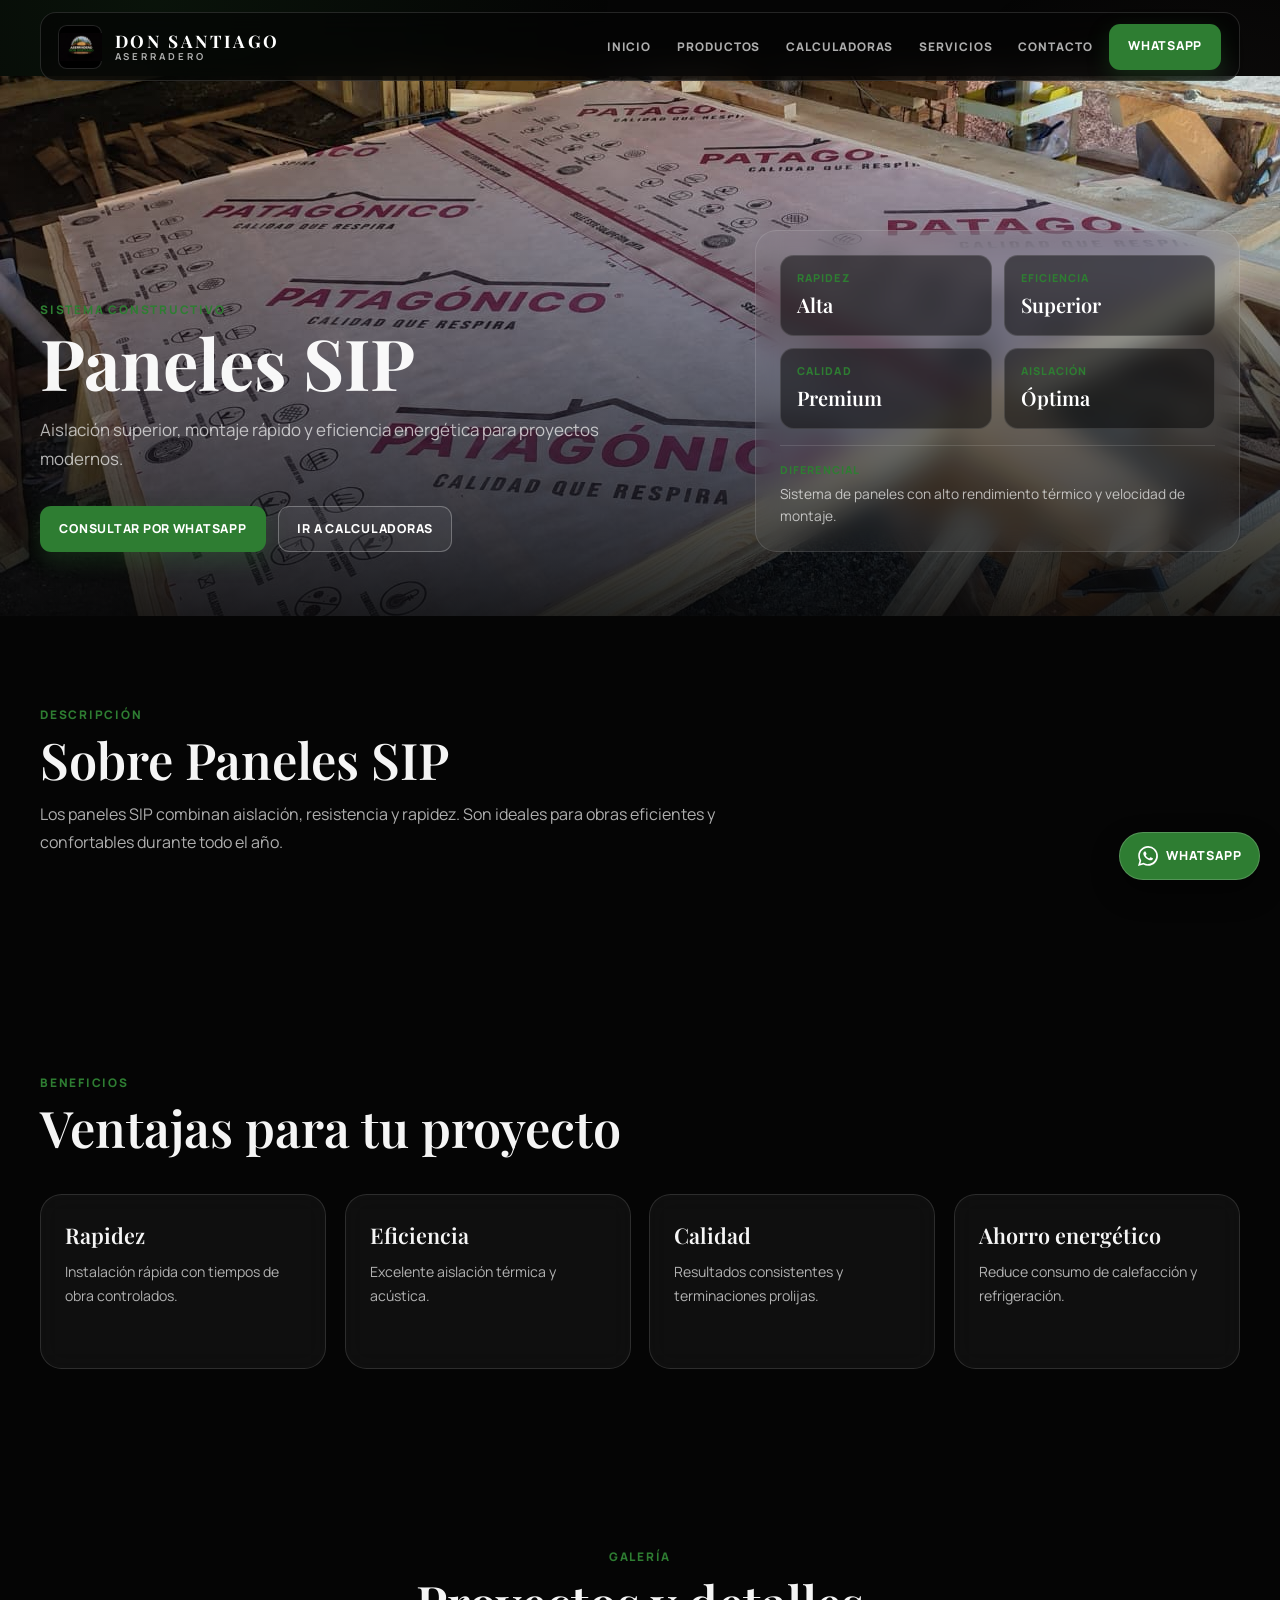
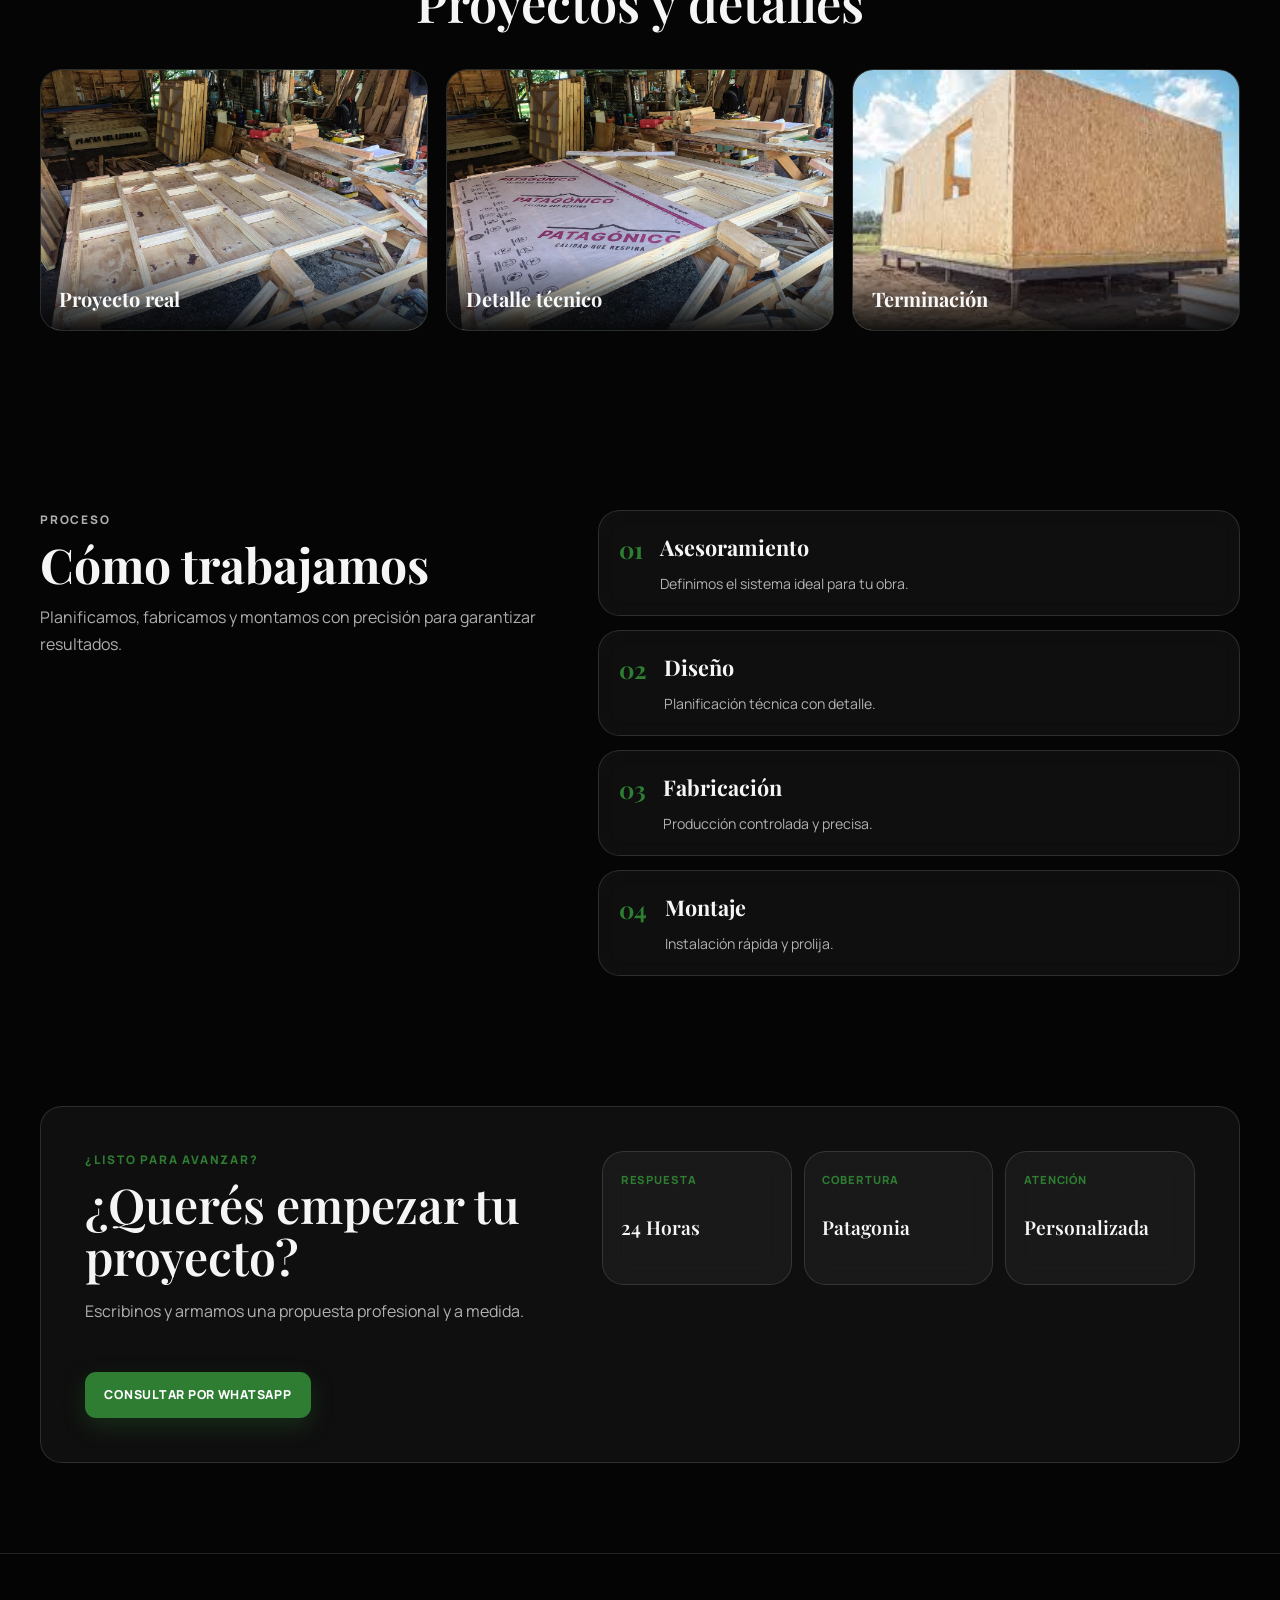
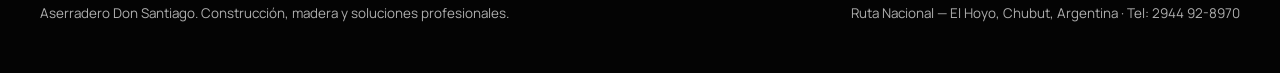
<file: Sistemas constructivos/Panelessip.html>
<!DOCTYPE html>
<html lang="es">
<head>
    <meta charset="UTF-8">
    <meta name="viewport" content="width=device-width, initial-scale=1.0">
    <title>Paneles SIP | Aserradero Don Santiago</title>
    <meta name="description" content="Paneles SIP en Aserradero Don Santiago. Aislación superior, rapidez de montaje y eficiencia energética.">
    <meta name="keywords" content="paneles sip, aislación, construcción en seco, El Hoyo, Chubut">
    <meta name="author" content="Aserradero Don Santiago">
    <meta property="og:title" content="Paneles SIP | Aserradero Don Santiago">
    <meta property="og:description" content="Aislación superior, rapidez de montaje y eficiencia energética.">
    <meta property="og:type" content="website">
    <meta property="og:locale" content="es_AR">
    <link rel="icon" href="../Logos/Imagen oficial aserradero don santiago.png" type="image/png">
    <link rel="preconnect" href="https://fonts.googleapis.com">
    <link rel="preconnect" href="https://fonts.gstatic.com" crossorigin>
    <link href="https://fonts.googleapis.com/css2?family=Manrope:wght@400;500;600;700;800&family=Playfair+Display:wght@600;700&display=swap" rel="stylesheet">
    <link rel="stylesheet" href="../styles.css">
</head>
<body>
    <a class="skip-link" href="#contenido">Saltar al contenido</a>

    <div id="loading-screen" aria-hidden="true">
        <img src="../Logos/Pantalla de carga Don Santiago.png" alt="">
    </div>

    <header class="site-header">
        <div class="container">
            <div class="nav-shell" data-header-shell>
                <div class="nav-main">
                    <a href="../index.html#inicio" class="brand" aria-label="Aserradero Don Santiago">
                        <img src="../Logos/Pantalla de carga Don Santiago.png" alt="Logo Aserradero Don Santiago" class="brand-logo" width="44" height="44">
                        <div class="brand-copy">
                            <span class="brand-title">Don Santiago</span>
                            <span class="brand-subtitle">Aserradero</span>
                        </div>
                    </a>
                    <nav class="desktop-nav" aria-label="Principal">
                        <a href="../index.html#inicio">Inicio</a>
                        <a href="../index.html#productos">Productos</a>
                        <a href="../index.html#herramientas">Calculadoras</a>
                        <a href="../index.html#servicios">Servicios</a>
                        <a href="../index.html#contacto">Contacto</a>
                    </nav>
                    <a href="https://wa.me/5492944928970?text=Hola%20Aserradero%20Don%20Santiago,%20quiero%20cotizar%20Paneles%20SIP." target="_blank" rel="noopener noreferrer" class="button button-whatsapp header-whatsapp">WhatsApp</a>
                    <button class="nav-toggle" type="button" aria-label="Abrir menú" aria-expanded="false" aria-controls="mobile-menu" data-nav-toggle>
                        <span class="nav-toggle-line"></span>
                        <span class="nav-toggle-line"></span>
                        <span class="nav-toggle-line"></span>
                    </button>
                </div>
                <nav class="mobile-nav" id="mobile-menu" aria-label="Principal móvil" data-mobile-nav>
                    <a href="../index.html#inicio">Inicio</a>
                    <a href="../index.html#productos">Productos</a>
                    <a href="../index.html#herramientas">Calculadoras</a>
                    <a href="../index.html#servicios">Servicios</a>
                    <a href="../index.html#contacto">Contacto</a>
                </nav>
            </div>
        </div>
    </header>

    <main id="contenido">
        <section class="hero-section">
            <img src="../img/Paneles/Imagen%20Panel%204.jpeg" alt="Fabricación de Paneles SIP en Aserradero Don Santiago" class="hero-image">
            <div class="hero-overlay"></div>
            <div class="hero-fade"></div>
            <div class="container hero-content">
                <div class="hero-grid">
                    <div class="hero-copy reveal reveal-active" data-reveal="hero-copy">
                        <p class="eyebrow">Sistema Constructivo</p>
                        <h1>Paneles SIP</h1>
                        <p class="hero-description">Aislación superior, montaje rápido y eficiencia energética para proyectos modernos.</p>
                        <div class="hero-actions">
                            <a href="https://wa.me/5492944928970?text=Hola%20Aserradero%20Don%20Santiago,%20quiero%20cotizar%20Paneles%20SIP." target="_blank" rel="noopener noreferrer" class="button button-primary">Consultar por WhatsApp</a>
                            <a href="../index.html#herramientas" class="button button-secondary">Ir a calculadoras</a>
                        </div>
                    </div>
                    <aside class="hero-panel glass-panel reveal reveal-active" data-reveal="hero-panel">
                        <div class="metrics-grid">
                            <div class="metric-card"><p class="metric-label">Rapidez</p><p class="metric-value">Alta</p></div>
                            <div class="metric-card"><p class="metric-label">Eficiencia</p><p class="metric-value">Superior</p></div>
                            <div class="metric-card"><p class="metric-label">Calidad</p><p class="metric-value">Premium</p></div>
                            <div class="metric-card"><p class="metric-label">Aislación</p><p class="metric-value">Óptima</p></div>
                        </div>
                        <div class="hero-panel-detail">
                            <p class="panel-label">Diferencial</p>
                            <p class="panel-text">Sistema de paneles con alto rendimiento térmico y velocidad de montaje.</p>
                        </div>
                    </aside>
                </div>
            </div>
        </section>

        <section class="section">
            <div class="container">
                <div class="section-heading reveal">
                    <p class="section-eyebrow">Descripción</p>
                    <h2>Sobre Paneles SIP</h2>
                    <p class="section-text">Los paneles SIP combinan aislación, resistencia y rapidez. Son ideales para obras eficientes y confortables durante todo el año.</p>
                </div>
            </div>
        </section>

        <section class="section">
            <div class="container">
                <div class="section-heading reveal">
                    <p class="section-eyebrow">Beneficios</p>
                    <h2>Ventajas para tu proyecto</h2>
                </div>
                <div class="services-grid">
                    <article class="service-card glass-panel reveal hover-lift" style="--reveal-delay: 0.05s;"><h3>Rapidez</h3><p>Instalación rápida con tiempos de obra controlados.</p></article>
                    <article class="service-card glass-panel reveal hover-lift" style="--reveal-delay: 0.1s;"><h3>Eficiencia</h3><p>Excelente aislación térmica y acústica.</p></article>
                    <article class="service-card glass-panel reveal hover-lift" style="--reveal-delay: 0.15s;"><h3>Calidad</h3><p>Resultados consistentes y terminaciones prolijas.</p></article>
                    <article class="service-card glass-panel reveal hover-lift" style="--reveal-delay: 0.2s;"><h3>Ahorro energético</h3><p>Reduce consumo de calefacción y refrigeración.</p></article>
                </div>
            </div>
        </section>

        <section class="section">
            <div class="container">
                <div class="section-heading section-heading-centered reveal">
                    <p class="section-eyebrow">Galería</p>
                    <h2>Proyectos y detalles</h2>
                </div>
                <div class="gallery-grid">
                    <article class="gallery-card reveal" style="--reveal-delay: 0.05s;">
                        <img src="../img/Paneles/Imagen%20Panel%201.jpeg" loading="lazy" alt="Armado de paneles en taller">
                        <div class="gallery-caption"><h3>Proyecto real</h3></div>
                    </article>
                    <article class="gallery-card reveal" style="--reveal-delay: 0.1s;">
                        <img src="../img/Paneles/Imagen%20Panel%202.jpeg" loading="lazy" alt="Detalle técnico de membrana y bastidor">
                        <div class="gallery-caption"><h3>Detalle técnico</h3></div>
                    </article>
                    <article class="gallery-card reveal" style="--reveal-delay: 0.15s;">
                        <img src="../img/Estructura%20de%20madera/Estructuras%20de%20madera%202.jpg" loading="lazy" alt="Cerramiento con paneles">
                        <div class="gallery-caption"><h3>Terminación</h3></div>
                    </article>
                </div>
            </div>
        </section>

        <section class="section">
            <div class="container differential-layout">
                <div class="differential-intro reveal">
                    <div class="differential-panel">
                        <p class="section-eyebrow">Proceso</p>
                        <h2>Cómo trabajamos</h2>
                        <p>Planificamos, fabricamos y montamos con precisión para garantizar resultados.</p>
                    </div>
                </div>
                <div class="differential-list">
                    <article class="differential-card glass-panel reveal hover-shift" style="--reveal-delay: 0.05s;"><div class="differential-number">01</div><div><h3>Asesoramiento</h3><p>Definimos el sistema ideal para tu obra.</p></div></article>
                    <article class="differential-card glass-panel reveal hover-shift" style="--reveal-delay: 0.1s;"><div class="differential-number">02</div><div><h3>Diseño</h3><p>Planificación técnica con detalle.</p></div></article>
                    <article class="differential-card glass-panel reveal hover-shift" style="--reveal-delay: 0.15s;"><div class="differential-number">03</div><div><h3>Fabricación</h3><p>Producción controlada y precisa.</p></div></article>
                    <article class="differential-card glass-panel reveal hover-shift" style="--reveal-delay: 0.2s;"><div class="differential-number">04</div><div><h3>Montaje</h3><p>Instalación rápida y prolija.</p></div></article>
                </div>
            </div>
        </section>

        <section class="section contact-section">
            <div class="container">
                <div class="contact-shell reveal">
                    <div class="contact-grid">
                        <div>
                            <p class="section-eyebrow">¿Listo para avanzar?</p>
                            <h2>¿Querés empezar tu proyecto?</h2>
                            <p class="contact-text">Escribinos y armamos una propuesta profesional y a medida.</p>
                        </div>
                        <div class="contact-cards">
                            <div class="contact-card"><p class="contact-card-label">Respuesta</p><p class="contact-card-value">24 Horas</p></div>
                            <div class="contact-card"><p class="contact-card-label">Cobertura</p><p class="contact-card-value">Patagonia</p></div>
                            <div class="contact-card"><p class="contact-card-label">Atención</p><p class="contact-card-value">Personalizada</p></div>
                        </div>
                    </div>
                    <div class="contact-action">
                        <a href="https://wa.me/5492944928970?text=Hola%20Aserradero%20Don%20Santiago,%20quiero%20cotizar%20Paneles%20SIP." target="_blank" rel="noopener noreferrer" class="button button-primary">Consultar por WhatsApp</a>
                    </div>
                </div>
            </div>
        </section>
    </main>

    <footer class="site-footer">
        <div class="container footer-content">
            <p>Aserradero Don Santiago. Construcción, madera y soluciones profesionales.</p>
            <p>Ruta Nacional — El Hoyo, Chubut, Argentina · Tel: 2944 92-8970</p>
        </div>
    </footer>

    <a href="https://wa.me/5492944928970?text=Hola%20Aserradero%20Don%20Santiago,%20quiero%20cotizar%20Paneles%20SIP." target="_blank" rel="noopener noreferrer" class="floating-whatsapp" aria-label="Contactar por WhatsApp">
        <span class="floating-whatsapp-icon" aria-hidden="true">
            <svg viewBox="0 0 24 24" class="whatsapp-icon"><path d="M20.52 3.48A11.8 11.8 0 0 0 12.11 0C5.58 0 .26 5.3.26 11.82c0 2.08.54 4.1 1.56 5.89L0 24l6.48-1.69a11.84 11.84 0 0 0 5.63 1.44h.01c6.52 0 11.82-5.31 11.82-11.83 0-3.16-1.23-6.13-3.42-8.44Zm-8.4 18.27h-.01a9.86 9.86 0 0 1-5.02-1.37l-.36-.21-3.84 1 1.03-3.74-.23-.39a9.8 9.8 0 0 1-1.5-5.22c0-5.41 4.4-9.82 9.83-9.82 2.62 0 5.07 1.02 6.92 2.88a9.73 9.73 0 0 1 2.88 6.94c0 5.41-4.41 9.83-9.82 9.83Zm5.39-7.37c-.29-.14-1.73-.85-1.99-.95-.27-.1-.46-.14-.65.15-.2.29-.76.95-.93 1.14-.17.2-.34.22-.63.07-.29-.15-1.22-.45-2.32-1.44-.86-.77-1.44-1.73-1.61-2.02-.17-.29-.02-.45.13-.6.13-.13.29-.34.44-.51.15-.17.19-.29.29-.48.1-.2.05-.36-.02-.51-.08-.14-.65-1.57-.89-2.15-.24-.58-.48-.49-.65-.5h-.55c-.19 0-.49.07-.75.36-.26.29-.99.97-.99 2.37s1.01 2.74 1.15 2.93c.14.19 1.97 3.01 4.77 4.22.67.29 1.19.46 1.59.59.67.21 1.28.18 1.76.11.54-.08 1.73-.71 1.97-1.4.24-.69.24-1.29.17-1.4-.07-.11-.27-.18-.56-.32Z"></path></svg>
        </span>
        <span class="floating-whatsapp-label">WhatsApp</span>
    </a>

    <script src="../script.js"></script>
</body>
</html>
</file>
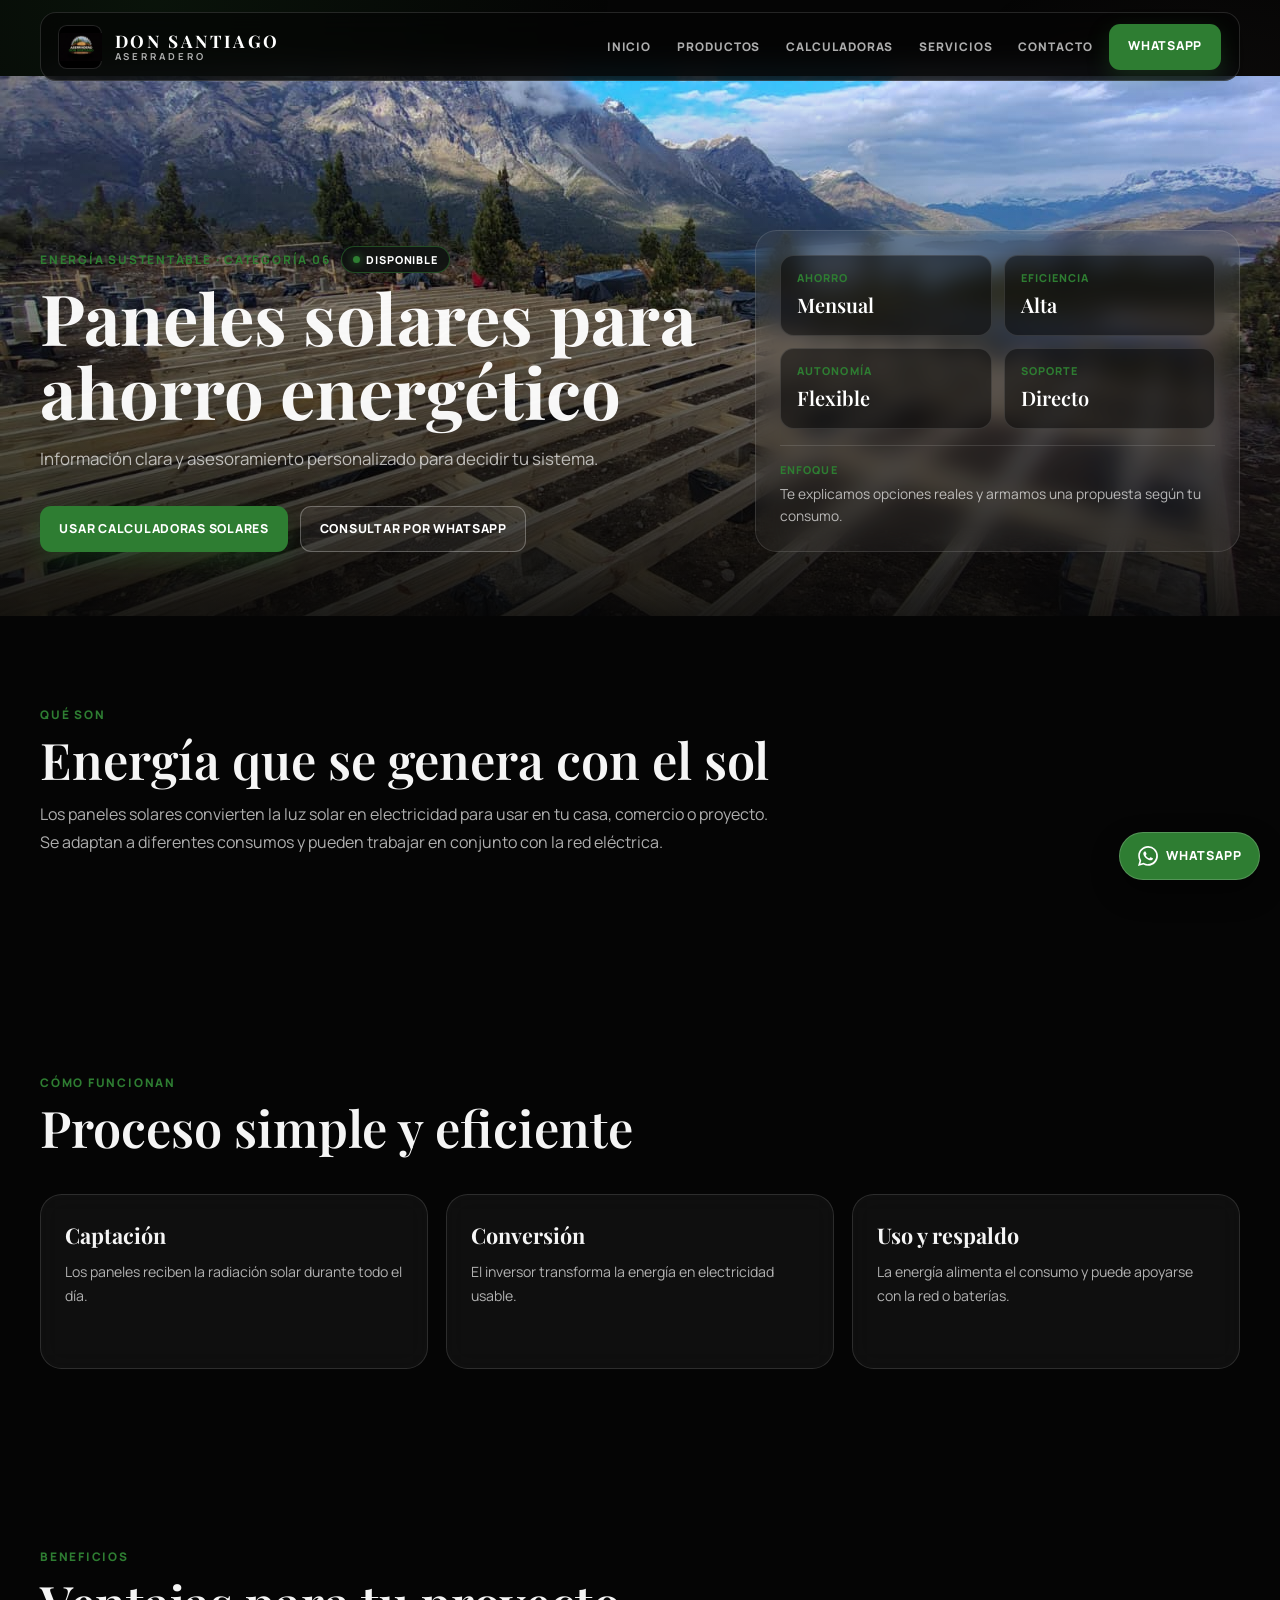
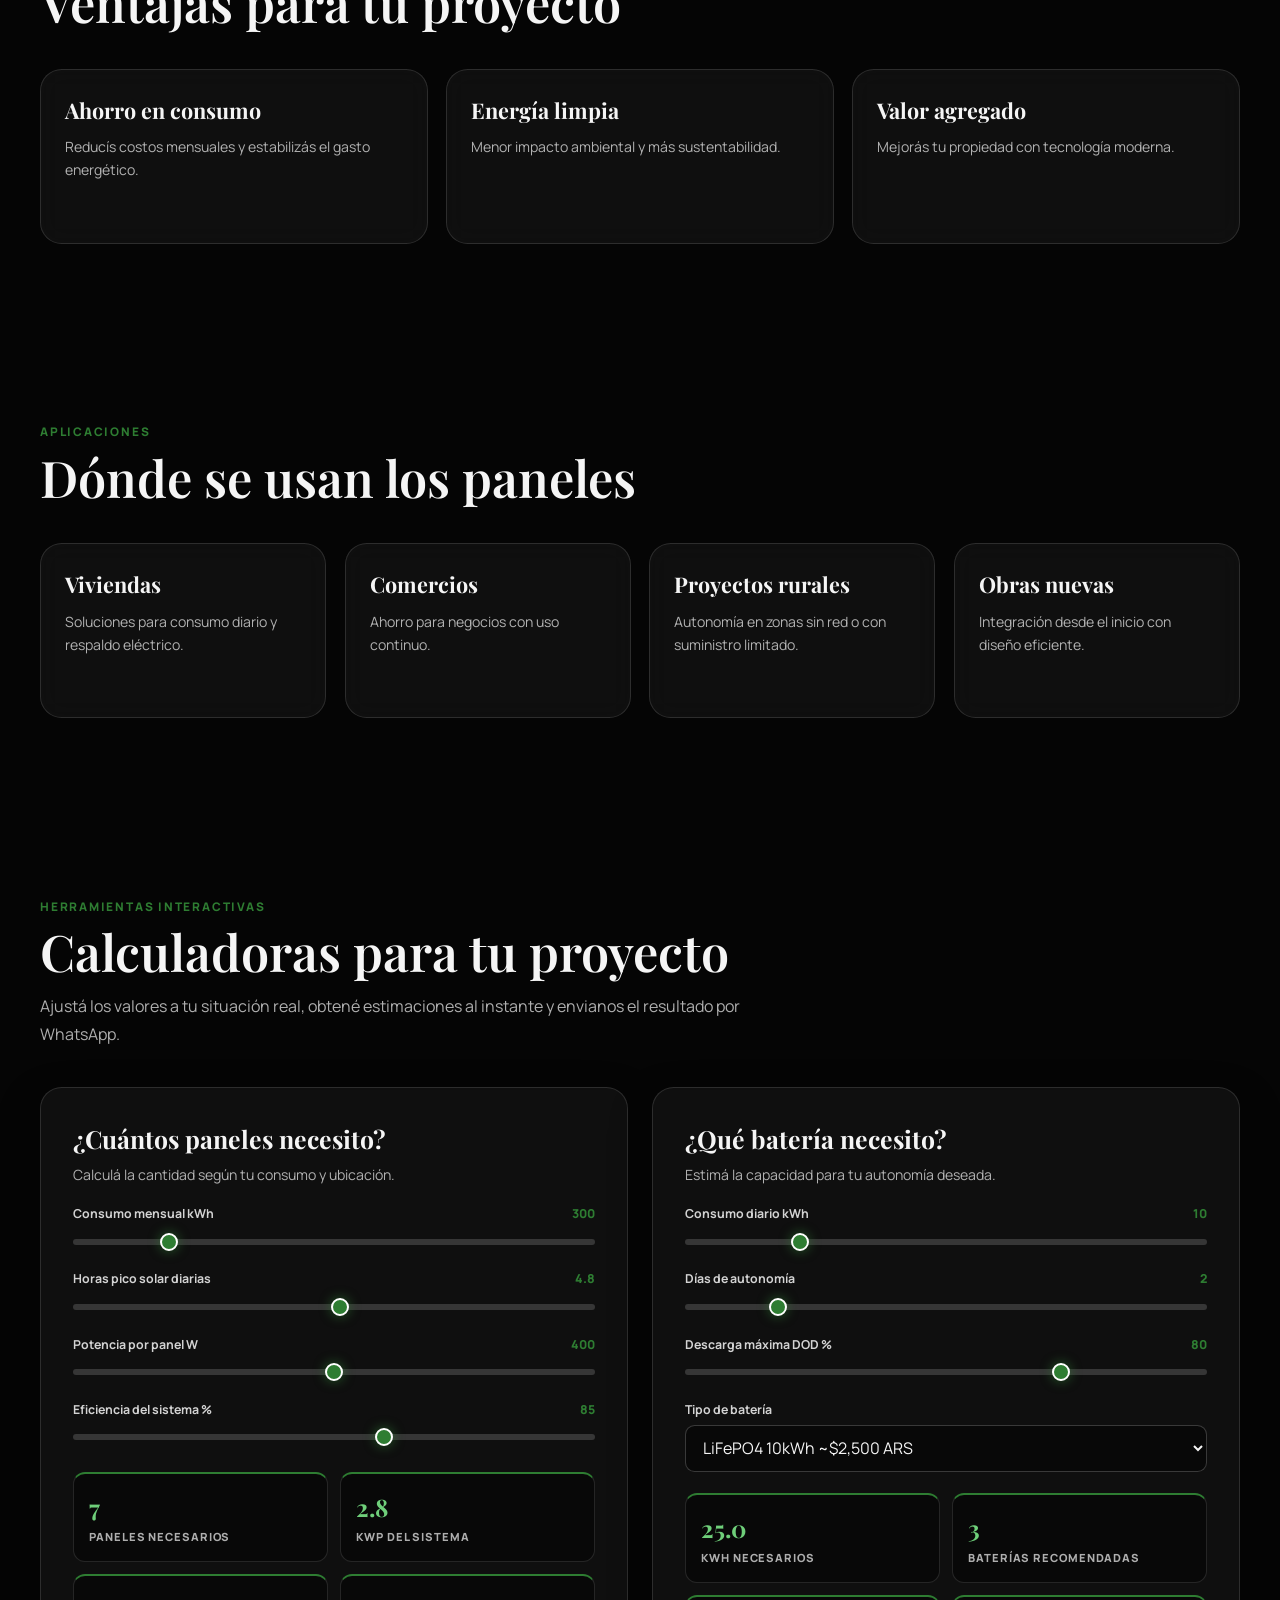
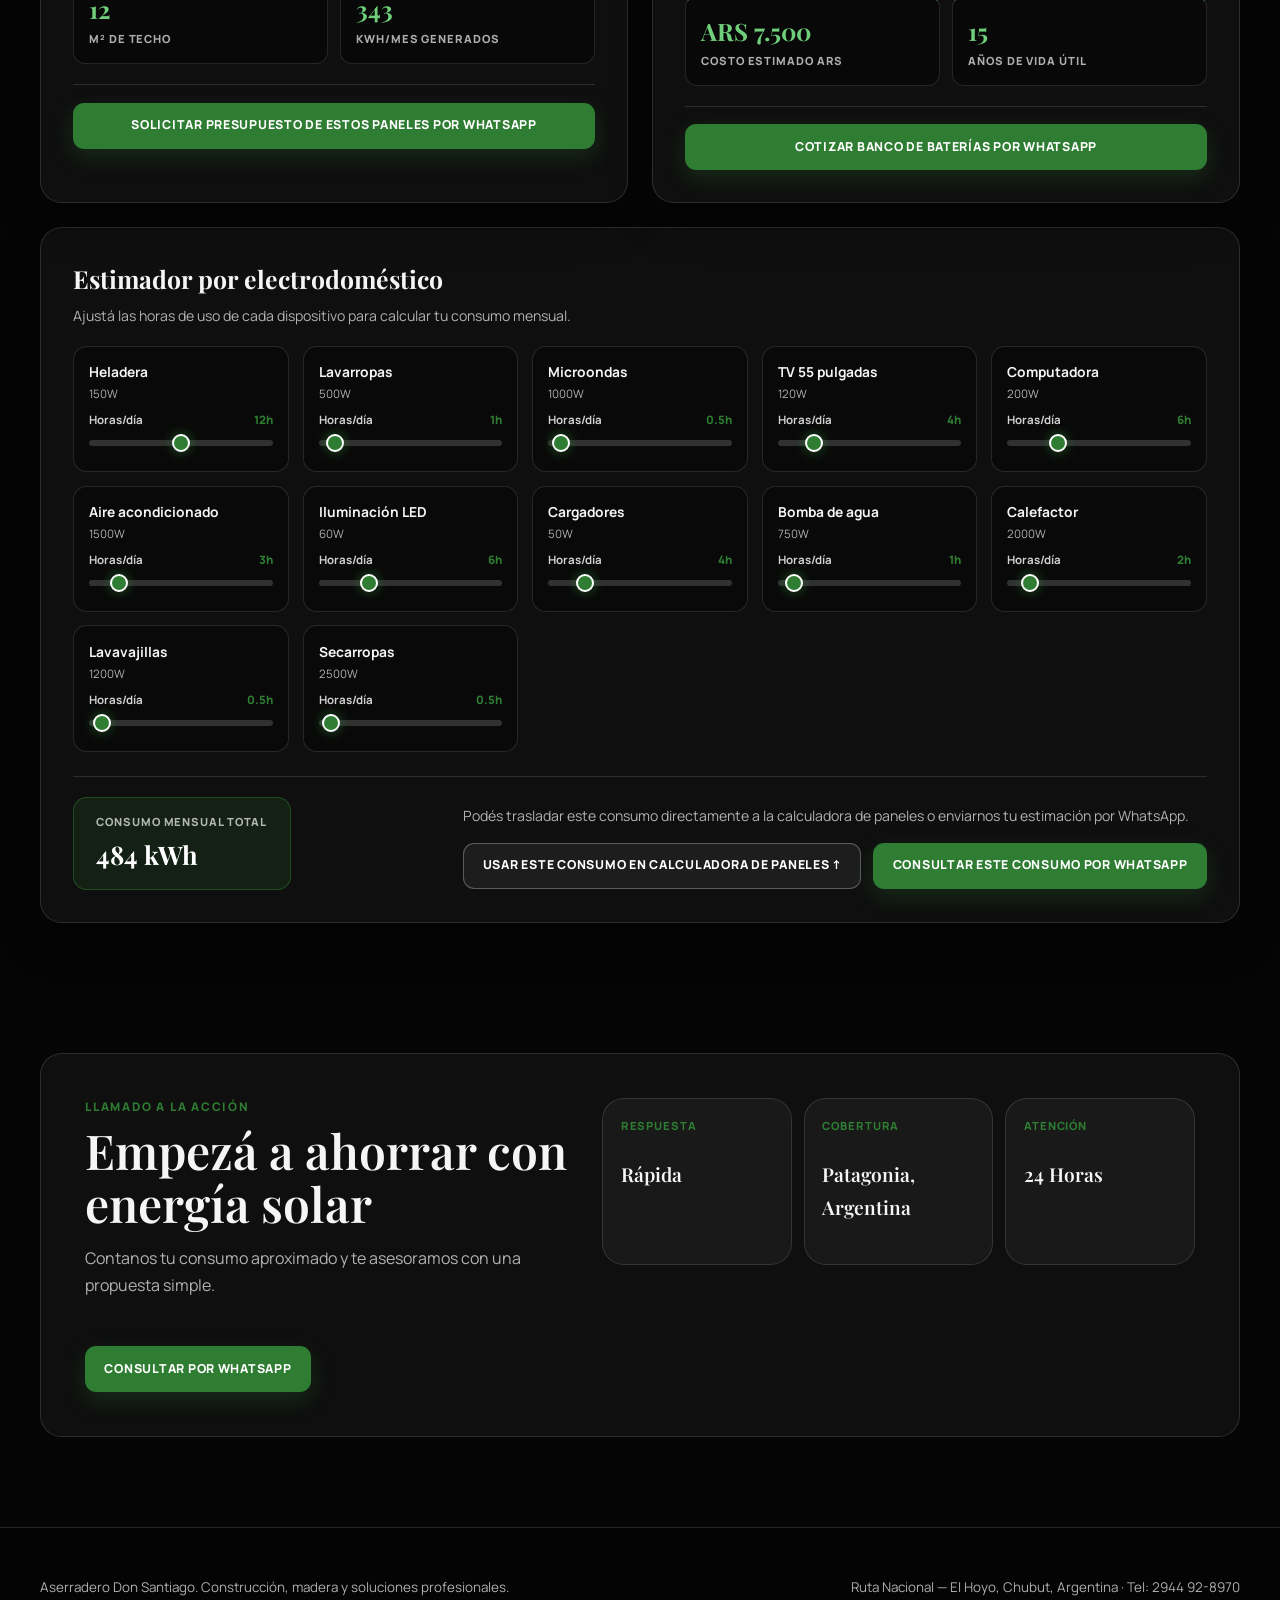
<file: Sistemas constructivos/Panelessolares.html>
<!DOCTYPE html>
<html lang="es">
<head>
    <meta charset="UTF-8">
    <meta name="viewport" content="width=device-width, initial-scale=1.0">
    <title>Paneles solares | Aserradero Don Santiago</title>
    <meta name="description" content="Paneles solares y calculadoras de energía solar en Aserradero Don Santiago, El Hoyo, Chubut. Energía limpia para reducir consumo.">
    <meta name="keywords" content="paneles solares, energía solar, sustentable, calculadora solar, baterías, El Hoyo, Chubut">
    <meta name="author" content="Aserradero Don Santiago">
    <meta property="og:title" content="Paneles solares | Aserradero Don Santiago">
    <meta property="og:description" content="Energía limpia para reducir consumo. Calculá tus paneles, baterías y consumo mensual.">
    <meta property="og:type" content="website">
    <meta property="og:locale" content="es_AR">
    <link rel="icon" href="../Logos/Imagen oficial aserradero don santiago.png" type="image/png">
    <link rel="preconnect" href="https://fonts.googleapis.com">
    <link rel="preconnect" href="https://fonts.gstatic.com" crossorigin>
    <link href="https://fonts.googleapis.com/css2?family=Manrope:wght@400;500;600;700;800&family=Playfair+Display:wght@600;700&display=swap" rel="stylesheet">
    <link rel="stylesheet" href="../styles.css">
</head>
<body>
    <a class="skip-link" href="#contenido">Saltar al contenido</a>

    <div id="loading-screen" aria-hidden="true">
        <img src="../Logos/Pantalla de carga Don Santiago.png" alt="">
    </div>

    <header class="site-header">
        <div class="container">
            <div class="nav-shell" data-header-shell>
                <div class="nav-main">
                    <a href="../index.html#inicio" class="brand" aria-label="Aserradero Don Santiago">
                        <img src="../Logos/Pantalla de carga Don Santiago.png" alt="Logo Aserradero Don Santiago" class="brand-logo" width="44" height="44">
                        <div class="brand-copy">
                            <span class="brand-title">Don Santiago</span>
                            <span class="brand-subtitle">Aserradero</span>
                        </div>
                    </a>
                    <nav class="desktop-nav" aria-label="Principal">
                        <a href="../index.html#inicio">Inicio</a>
                        <a href="../index.html#productos">Productos</a>
                        <a href="#calculadoras">Calculadoras</a>
                        <a href="../index.html#servicios">Servicios</a>
                        <a href="../index.html#contacto">Contacto</a>
                    </nav>
                    <a href="https://wa.me/5492944928970?text=Hola%20Aserradero%20Don%20Santiago,%20quiero%20cotizar%20Paneles%20Solares." target="_blank" rel="noopener noreferrer" class="button button-whatsapp header-whatsapp">WhatsApp</a>
                    <button class="nav-toggle" type="button" aria-label="Abrir menú" aria-expanded="false" aria-controls="mobile-menu" data-nav-toggle>
                        <span class="nav-toggle-line"></span>
                        <span class="nav-toggle-line"></span>
                        <span class="nav-toggle-line"></span>
                    </button>
                </div>
                <nav class="mobile-nav" id="mobile-menu" aria-label="Principal móvil" data-mobile-nav>
                    <a href="../index.html#inicio">Inicio</a>
                    <a href="../index.html#productos">Productos</a>
                    <a href="#calculadoras">Calculadoras</a>
                    <a href="../index.html#servicios">Servicios</a>
                    <a href="../index.html#contacto">Contacto</a>
                </nav>
            </div>
        </div>
    </header>

    <main id="contenido">
        <section class="hero-section">
            <img src="../img/Obra/Imagen%20Obra%2010.jpeg" alt="Obra sustentable en la Patagonia - Paneles solares Aserradero Don Santiago" class="hero-image">
            <div class="hero-overlay"></div>
            <div class="hero-fade"></div>
            <div class="container hero-content">
                <div class="hero-grid">
                    <div class="hero-copy reveal reveal-active" data-reveal="hero-copy">
                        <div class="calculator-card__eyebrow-row">
                            <p class="eyebrow">Energía Sustentable · Categoría 06</p>
                            <span class="availability-badge">Disponible</span>
                        </div>
                        <h1>Paneles solares para ahorro energético</h1>
                        <p class="hero-description">Información clara y asesoramiento personalizado para decidir tu sistema.</p>
                        <div class="hero-actions">
                            <a href="#calculadoras" class="button button-primary">Usar calculadoras solares</a>
                            <a href="https://wa.me/5492944928970?text=Hola%20Aserradero%20Don%20Santiago,%20quiero%20asesoramiento%20sobre%20Paneles%20Solares." target="_blank" rel="noopener noreferrer" class="button button-secondary hero-whatsapp">Consultar por WhatsApp</a>
                        </div>
                    </div>
                    <aside class="hero-panel glass-panel reveal reveal-active" data-reveal="hero-panel">
                        <div class="metrics-grid">
                            <div class="metric-card"><p class="metric-label">Ahorro</p><p class="metric-value">Mensual</p></div>
                            <div class="metric-card"><p class="metric-label">Eficiencia</p><p class="metric-value">Alta</p></div>
                            <div class="metric-card"><p class="metric-label">Autonomía</p><p class="metric-value">Flexible</p></div>
                            <div class="metric-card"><p class="metric-label">Soporte</p><p class="metric-value">Directo</p></div>
                        </div>
                        <div class="hero-panel-detail">
                            <p class="panel-label">Enfoque</p>
                            <p class="panel-text">Te explicamos opciones reales y armamos una propuesta según tu consumo.</p>
                        </div>
                    </aside>
                </div>
            </div>
        </section>

        <section class="section">
            <div class="container">
                <div class="section-heading reveal">
                    <p class="section-eyebrow">Qué son</p>
                    <h2>Energía que se genera con el sol</h2>
                    <p class="section-text">Los paneles solares convierten la luz solar en electricidad para usar en tu casa, comercio o proyecto. Se adaptan a diferentes consumos y pueden trabajar en conjunto con la red eléctrica.</p>
                </div>
            </div>
        </section>

        <section class="section">
            <div class="container">
                <div class="section-heading reveal">
                    <p class="section-eyebrow">Cómo funcionan</p>
                    <h2>Proceso simple y eficiente</h2>
                </div>
                <div class="info-grid">
                    <article class="info-card reveal hover-lift" style="--reveal-delay: 0.05s;">
                        <h3>Captación</h3>
                        <p>Los paneles reciben la radiación solar durante todo el día.</p>
                    </article>
                    <article class="info-card reveal hover-lift" style="--reveal-delay: 0.1s;">
                        <h3>Conversión</h3>
                        <p>El inversor transforma la energía en electricidad usable.</p>
                    </article>
                    <article class="info-card reveal hover-lift" style="--reveal-delay: 0.15s;">
                        <h3>Uso y respaldo</h3>
                        <p>La energía alimenta el consumo y puede apoyarse con la red o baterías.</p>
                    </article>
                </div>
            </div>
        </section>

        <section class="section">
            <div class="container">
                <div class="section-heading reveal">
                    <p class="section-eyebrow">Beneficios</p>
                    <h2>Ventajas para tu proyecto</h2>
                </div>
                <div class="benefits-grid">
                    <article class="benefit-card reveal hover-lift" style="--reveal-delay: 0.05s;">
                        <h3>Ahorro en consumo</h3>
                        <p>Reducís costos mensuales y estabilizás el gasto energético.</p>
                    </article>
                    <article class="benefit-card reveal hover-lift" style="--reveal-delay: 0.1s;">
                        <h3>Energía limpia</h3>
                        <p>Menor impacto ambiental y más sustentabilidad.</p>
                    </article>
                    <article class="benefit-card reveal hover-lift" style="--reveal-delay: 0.15s;">
                        <h3>Valor agregado</h3>
                        <p>Mejorás tu propiedad con tecnología moderna.</p>
                    </article>
                </div>
            </div>
        </section>

        <section class="section">
            <div class="container">
                <div class="section-heading reveal">
                    <p class="section-eyebrow">Aplicaciones</p>
                    <h2>Dónde se usan los paneles</h2>
                </div>
                <div class="info-grid">
                    <article class="info-card reveal hover-lift" style="--reveal-delay: 0.05s;">
                        <h3>Viviendas</h3>
                        <p>Soluciones para consumo diario y respaldo eléctrico.</p>
                    </article>
                    <article class="info-card reveal hover-lift" style="--reveal-delay: 0.1s;">
                        <h3>Comercios</h3>
                        <p>Ahorro para negocios con uso continuo.</p>
                    </article>
                    <article class="info-card reveal hover-lift" style="--reveal-delay: 0.15s;">
                        <h3>Proyectos rurales</h3>
                        <p>Autonomía en zonas sin red o con suministro limitado.</p>
                    </article>
                    <article class="info-card reveal hover-lift" style="--reveal-delay: 0.2s;">
                        <h3>Obras nuevas</h3>
                        <p>Integración desde el inicio con diseño eficiente.</p>
                    </article>
                </div>
            </div>
        </section>

        <section class="section calc-section calculadoras-solares" id="calculadoras">
            <div class="container">
                <div class="section-heading reveal">
                    <p class="section-eyebrow">Herramientas Interactivas</p>
                    <h2>Calculadoras para tu proyecto</h2>
                    <p class="section-text">Ajustá los valores a tu situación real, obtené estimaciones al instante y envianos el resultado por WhatsApp.</p>
                </div>

                <div class="calc-grid">
                    <article class="calc-card reveal hover-lift" style="--reveal-delay: 0.05s;">
                        <h3>¿Cuántos paneles necesito?</h3>
                        <p class="calc-subtext">Calculá la cantidad según tu consumo y ubicación.</p>
                        <div class="calc-rows">
                            <div class="calc-row">
                                <label for="solar-c">Consumo mensual kWh <span id="v1">300</span></label>
                                <input id="solar-c" type="range" min="50" max="1500" value="300" step="10" oninput="calcP()">
                            </div>
                            <div class="calc-row">
                                <label for="solar-h">Horas pico solar diarias <span id="v2">4.8</span></label>
                                <input id="solar-h" type="range" min="2.5" max="7" value="4.8" step="0.1" oninput="calcP()">
                            </div>
                            <div class="calc-row">
                                <label for="solar-w">Potencia por panel W <span id="v3">400</span></label>
                                <input id="solar-w" type="range" min="200" max="600" value="400" step="10" oninput="calcP()">
                            </div>
                            <div class="calc-row">
                                <label for="solar-e">Eficiencia del sistema % <span id="v4">85</span></label>
                                <input id="solar-e" type="range" min="70" max="95" value="85" step="1" oninput="calcP()">
                            </div>
                        </div>
                        <div class="calc-results">
                            <div class="calc-result">
                                <p class="calc-result-number" id="rp1">8</p>
                                <p class="calc-result-label">Paneles necesarios</p>
                            </div>
                            <div class="calc-result">
                                <p class="calc-result-number" id="rp2">3.2</p>
                                <p class="calc-result-label">kWp del sistema</p>
                            </div>
                            <div class="calc-result">
                                <p class="calc-result-number" id="rp3">13</p>
                                <p class="calc-result-label">m² de techo</p>
                            </div>
                            <div class="calc-result">
                                <p class="calc-result-number" id="rp4">296</p>
                                <p class="calc-result-label">kWh/mes generados</p>
                            </div>
                        </div>
                        <div class="calc-card-actions">
                            <a id="wa-paneles" href="https://wa.me/5492944928970" target="_blank" rel="noopener noreferrer" class="button button-primary button-full">Solicitar presupuesto de estos paneles por WhatsApp</a>
                        </div>
                    </article>

                    <article class="calc-card reveal hover-lift" style="--reveal-delay: 0.1s;">
                        <h3>¿Qué batería necesito?</h3>
                        <p class="calc-subtext">Estimá la capacidad para tu autonomía deseada.</p>
                        <div class="calc-rows">
                            <div class="calc-row">
                                <label for="bat-d">Consumo diario kWh <span id="vb1">10</span></label>
                                <input id="bat-d" type="range" min="2" max="40" value="10" step="0.5" oninput="calcB()">
                            </div>
                            <div class="calc-row">
                                <label for="bat-dias">Días de autonomía <span id="vb2">2</span></label>
                                <input id="bat-dias" type="range" min="1" max="7" value="2" step="1" oninput="calcB()">
                            </div>
                            <div class="calc-row">
                                <label for="bat-dod">Descarga máxima DOD % <span id="vb3">80</span></label>
                                <input id="bat-dod" type="range" min="40" max="95" value="80" step="5" oninput="calcB()">
                            </div>
                            <div class="calc-row">
                                <label for="btype">Tipo de batería</label>
                                <select onchange="calcB()" id="btype">
                                    <option value="2500|10|15">LiFePO4 10kWh ~$2,500 ARS</option>
                                    <option value="1800|10|12">NMC 10kWh ~$1,800 ARS</option>
                                    <option value="400|2|6">AGM 2kWh ~$400 ARS</option>
                                    <option value="300|2|5">Gel 2kWh ~$300 ARS</option>
                                </select>
                            </div>
                        </div>
                        <div class="calc-results">
                            <div class="calc-result">
                                <p class="calc-result-number" id="rb1">25</p>
                                <p class="calc-result-label">kWh necesarios</p>
                            </div>
                            <div class="calc-result">
                                <p class="calc-result-number" id="rb2">3</p>
                                <p class="calc-result-label">Baterías recomendadas</p>
                            </div>
                            <div class="calc-result">
                                <p class="calc-result-number" id="rb3">ARS 7,500</p>
                                <p class="calc-result-label">Costo estimado ARS</p>
                            </div>
                            <div class="calc-result">
                                <p class="calc-result-number" id="rb4">15</p>
                                <p class="calc-result-label">Años de vida útil</p>
                            </div>
                        </div>
                        <div class="calc-card-actions">
                            <a id="wa-baterias" href="https://wa.me/5492944928970" target="_blank" rel="noopener noreferrer" class="button button-primary button-full">Cotizar banco de baterías por WhatsApp</a>
                        </div>
                    </article>
                </div>

                <article class="calc-card calc-card-wide reveal hover-lift" style="--reveal-delay: 0.2s;">
                    <h3>Estimador por electrodoméstico</h3>
                    <p class="calc-subtext">Ajustá las horas de uso de cada dispositivo para calcular tu consumo mensual.</p>
                    <div class="appliance-grid" id="agrid"></div>
                    <div class="appliance-total">
                        <div class="appliance-total-card">
                            <p class="calc-metric-label">Consumo mensual total</p>
                            <p class="calc-metric-value" id="tcons">0 kWh</p>
                        </div>
                        <div>
                            <p class="calc-subtext">Podés trasladar este consumo directamente a la calculadora de paneles o enviarnos tu estimación por WhatsApp.</p>
                            <div class="calc-card-actions" style="border-top:0; padding-top:0.5rem; margin-top:0.5rem;">
                                <button type="button" class="button button-secondary" onclick="useApplianceTotal()">Usar este consumo en calculadora de paneles ↑</button>
                                <a id="wa-electro" href="https://wa.me/5492944928970" target="_blank" rel="noopener noreferrer" class="button button-primary">Consultar este consumo por WhatsApp</a>
                            </div>
                        </div>
                    </div>
                </article>
            </div>
        </section>

        <section class="section contact-section">
            <div class="container">
                <div class="contact-shell reveal">
                    <div class="contact-grid">
                        <div>
                            <p class="section-eyebrow">Llamado a la acción</p>
                            <h2>Empezá a ahorrar con energía solar</h2>
                            <p class="contact-text">Contanos tu consumo aproximado y te asesoramos con una propuesta simple.</p>
                        </div>
                        <div class="contact-cards">
                            <div class="contact-card"><p class="contact-card-label">Respuesta</p><p class="contact-card-value">Rápida</p></div>
                            <div class="contact-card"><p class="contact-card-label">Cobertura</p><p class="contact-card-value">Patagonia, Argentina</p></div>
                            <div class="contact-card"><p class="contact-card-label">Atención</p><p class="contact-card-value">24 Horas</p></div>
                        </div>
                    </div>
                    <div class="contact-action">
                        <a href="https://wa.me/5492944928970?text=Hola%20Aserradero%20Don%20Santiago,%20quiero%20asesoramiento%20sobre%20Paneles%20Solares." target="_blank" rel="noopener noreferrer" class="button button-primary">Consultar por WhatsApp</a>
                    </div>
                </div>
            </div>
        </section>
    </main>

    <footer class="site-footer">
        <div class="container footer-content">
            <p>Aserradero Don Santiago. Construcción, madera y soluciones profesionales.</p>
            <p>Ruta Nacional — El Hoyo, Chubut, Argentina · Tel: 2944 92-8970</p>
        </div>
    </footer>

    <a href="https://wa.me/5492944928970?text=Hola%20Aserradero%20Don%20Santiago,%20quiero%20asesoramiento%20sobre%20Paneles%20Solares." target="_blank" rel="noopener noreferrer" class="floating-whatsapp" aria-label="Contactar por WhatsApp">
        <span class="floating-whatsapp-icon" aria-hidden="true">
            <svg viewBox="0 0 24 24" class="whatsapp-icon"><path d="M20.52 3.48A11.8 11.8 0 0 0 12.11 0C5.58 0 .26 5.3.26 11.82c0 2.08.54 4.1 1.56 5.89L0 24l6.48-1.69a11.84 11.84 0 0 0 5.63 1.44h.01c6.52 0 11.82-5.31 11.82-11.83 0-3.16-1.23-6.13-3.42-8.44Zm-8.4 18.27h-.01a9.86 9.86 0 0 1-5.02-1.37l-.36-.21-3.84 1 1.03-3.74-.23-.39a9.8 9.8 0 0 1-1.5-5.22c0-5.41 4.4-9.82 9.83-9.82 2.62 0 5.07 1.02 6.92 2.88a9.73 9.73 0 0 1 2.88 6.94c0 5.41-4.41 9.83-9.82 9.83Zm5.39-7.37c-.29-.14-1.73-.85-1.99-.95-.27-.1-.46-.14-.65.15-.2.29-.76.95-.93 1.14-.17.2-.34.22-.63.07-.29-.15-1.22-.45-2.32-1.44-.86-.77-1.44-1.73-1.61-2.02-.17-.29-.02-.45.13-.6.13-.13.29-.34.44-.51.15-.17.19-.29.29-.48.1-.2.05-.36-.02-.51-.08-.14-.65-1.57-.89-2.15-.24-.58-.48-.49-.65-.5h-.55c-.19 0-.49.07-.75.36-.26.29-.99.97-.99 2.37s1.01 2.74 1.15 2.93c.14.19 1.97 3.01 4.77 4.22.67.29 1.19.46 1.59.59.67.21 1.28.18 1.76.11.54-.08 1.73-.71 1.97-1.4.24-.69.24-1.29.17-1.4-.07-.11-.27-.18-.56-.32Z"></path></svg>
        </span>
        <span class="floating-whatsapp-label">WhatsApp</span>
    </a>

    <script src="../script.js"></script>
    <script>
        var lastTotalKwh = 0;

        function calcP() {
            var cc = document.querySelectorAll('#calculadoras .calc-card:nth-child(1) input');
            var c = +cc[0].value,
                h = +cc[1].value,
                w = +cc[2].value,
                e = +cc[3].value / 100;
            document.getElementById('v1').textContent = c;
            document.getElementById('v2').textContent = h.toFixed(1);
            document.getElementById('v3').textContent = w;
            document.getElementById('v4').textContent = Math.round(e * 100);
            var d = c / 30,
                g = (w / 1000) * h * e,
                p = Math.ceil(d / g);
            var kwp = (p * w / 1000).toFixed(1);
            var m2 = Math.round(p * 1.65);
            var gen = Math.round(p * g * 30);
            document.getElementById('rp1').textContent = p;
            document.getElementById('rp2').textContent = kwp;
            document.getElementById('rp3').textContent = m2;
            document.getElementById('rp4').textContent = gen;

            var waP = document.getElementById('wa-paneles');
            if (waP) {
                var msg = 'Hola Aserradero Don Santiago, calculé mi sistema de Paneles Solares: consumo mensual ' + c + ' kWh (' + h.toFixed(1) + ' hs pico solar) -> ' + p + ' paneles de ' + w + 'W (' + kwp + ' kWp, ~' + m2 + ' m² de techo, ' + gen + ' kWh/mes generados). Quisiera asesoramiento y presupuesto.';
                waP.href = 'https://wa.me/5492944928970?text=' + encodeURIComponent(msg);
            }
        }

        function calcB() {
            var cc = document.querySelectorAll('#calculadoras .calc-card:nth-child(2) input');
            var d = +cc[0].value,
                dias = +cc[1].value,
                dod = +cc[2].value / 100;
            document.getElementById('vb1').textContent = d;
            document.getElementById('vb2').textContent = dias;
            document.getElementById('vb3').textContent = Math.round(dod * 100);
            var sel = document.getElementById('btype'),
                pts = sel.value.split('|');
            var precio = +pts[0],
                ukwh = +pts[1],
                vida = +pts[2];
            var cap = (d * dias) / dod,
                nb = Math.ceil(cap / ukwh),
                costo = nb * precio;
            document.getElementById('rb1').textContent = cap.toFixed(1);
            document.getElementById('rb2').textContent = nb;
            document.getElementById('rb3').textContent = 'ARS ' + costo.toLocaleString('es-AR');
            document.getElementById('rb4').textContent = vida;

            var waB = document.getElementById('wa-baterias');
            if (waB) {
                var tipoTexto = sel.options[sel.selectedIndex].text;
                var msgB = 'Hola Aserradero Don Santiago, calculé mi banco de baterías (' + tipoTexto + '): consumo diario ' + d + ' kWh y ' + dias + ' días de autonomía -> ' + nb + ' baterías recomendadas (' + cap.toFixed(1) + ' kWh necesarios, costo estimado ARS ' + costo.toLocaleString('es-AR') + '). Quisiera consultar disponibilidad y presupuesto.';
                waB.href = 'https://wa.me/5492944928970?text=' + encodeURIComponent(msgB);
            }
        }

        var apps = [
            { n: 'Heladera', w: 150, h: 12 }, { n: 'Lavarropas', w: 500, h: 1 },
            { n: 'Microondas', w: 1000, h: 0.5 }, { n: 'TV 55 pulgadas', w: 120, h: 4 },
            { n: 'Computadora', w: 200, h: 6 }, { n: 'Aire acondicionado', w: 1500, h: 3 },
            { n: 'Iluminación LED', w: 60, h: 6 }, { n: 'Cargadores', w: 50, h: 4 },
            { n: 'Bomba de agua', w: 750, h: 1 }, { n: 'Calefactor', w: 2000, h: 2 },
            { n: 'Lavavajillas', w: 1200, h: 0.5 }, { n: 'Secarropas', w: 2500, h: 0.5 }
        ];

        function buildApps() {
            var g = document.getElementById('agrid');
            apps.forEach(function (a, i) {
                var d = document.createElement('div');
                d.className = 'appliance-card';
                d.innerHTML =
                    '<div class="appliance-title">' + a.n + '</div>' +
                    '<div class="appliance-power">' + a.w + 'W</div>' +
                    '<label class="appliance-label" for="app-range-' + i + '">Horas/día <span id="ah' + i + '">' + a.h + 'h</span></label>' +
                    '<input id="app-range-' + i + '" type="range" min="0" max="24" value="' + a.h + '" step="0.5" oninput="updApp(' + i + ',this.value)">';
                g.appendChild(d);
            });
            updTotal();
        }

        function updApp(i, v) {
            apps[i].h = +v;
            document.getElementById('ah' + i).textContent = (+v).toFixed(1) + 'h';
            updTotal();
        }

        function updTotal() {
            var t = apps.reduce(function (s, a) { return s + (a.w * a.h * 30) / 1000; }, 0);
            lastTotalKwh = Math.round(t);
            document.getElementById('tcons').textContent = lastTotalKwh + ' kWh';
            var waE = document.getElementById('wa-electro');
            if (waE) {
                var msgE = 'Hola Aserradero Don Santiago, estimé un consumo mensual por electrodomésticos de ' + lastTotalKwh + ' kWh/mes. Quisiera asesoramiento para dimensionar un sistema solar.';
                waE.href = 'https://wa.me/5492944928970?text=' + encodeURIComponent(msgE);
            }
        }

        function useApplianceTotal() {
            var inputC = document.getElementById('solar-c');
            if (!inputC) return;
            var clamped = Math.max(50, Math.min(1500, Math.round(lastTotalKwh / 10) * 10));
            inputC.value = clamped;
            calcP();
            inputC.scrollIntoView({ behavior: 'smooth', block: 'center' });
        }

        calcP();
        calcB();
        buildApps();
    </script>
</body>
</html>
</file>
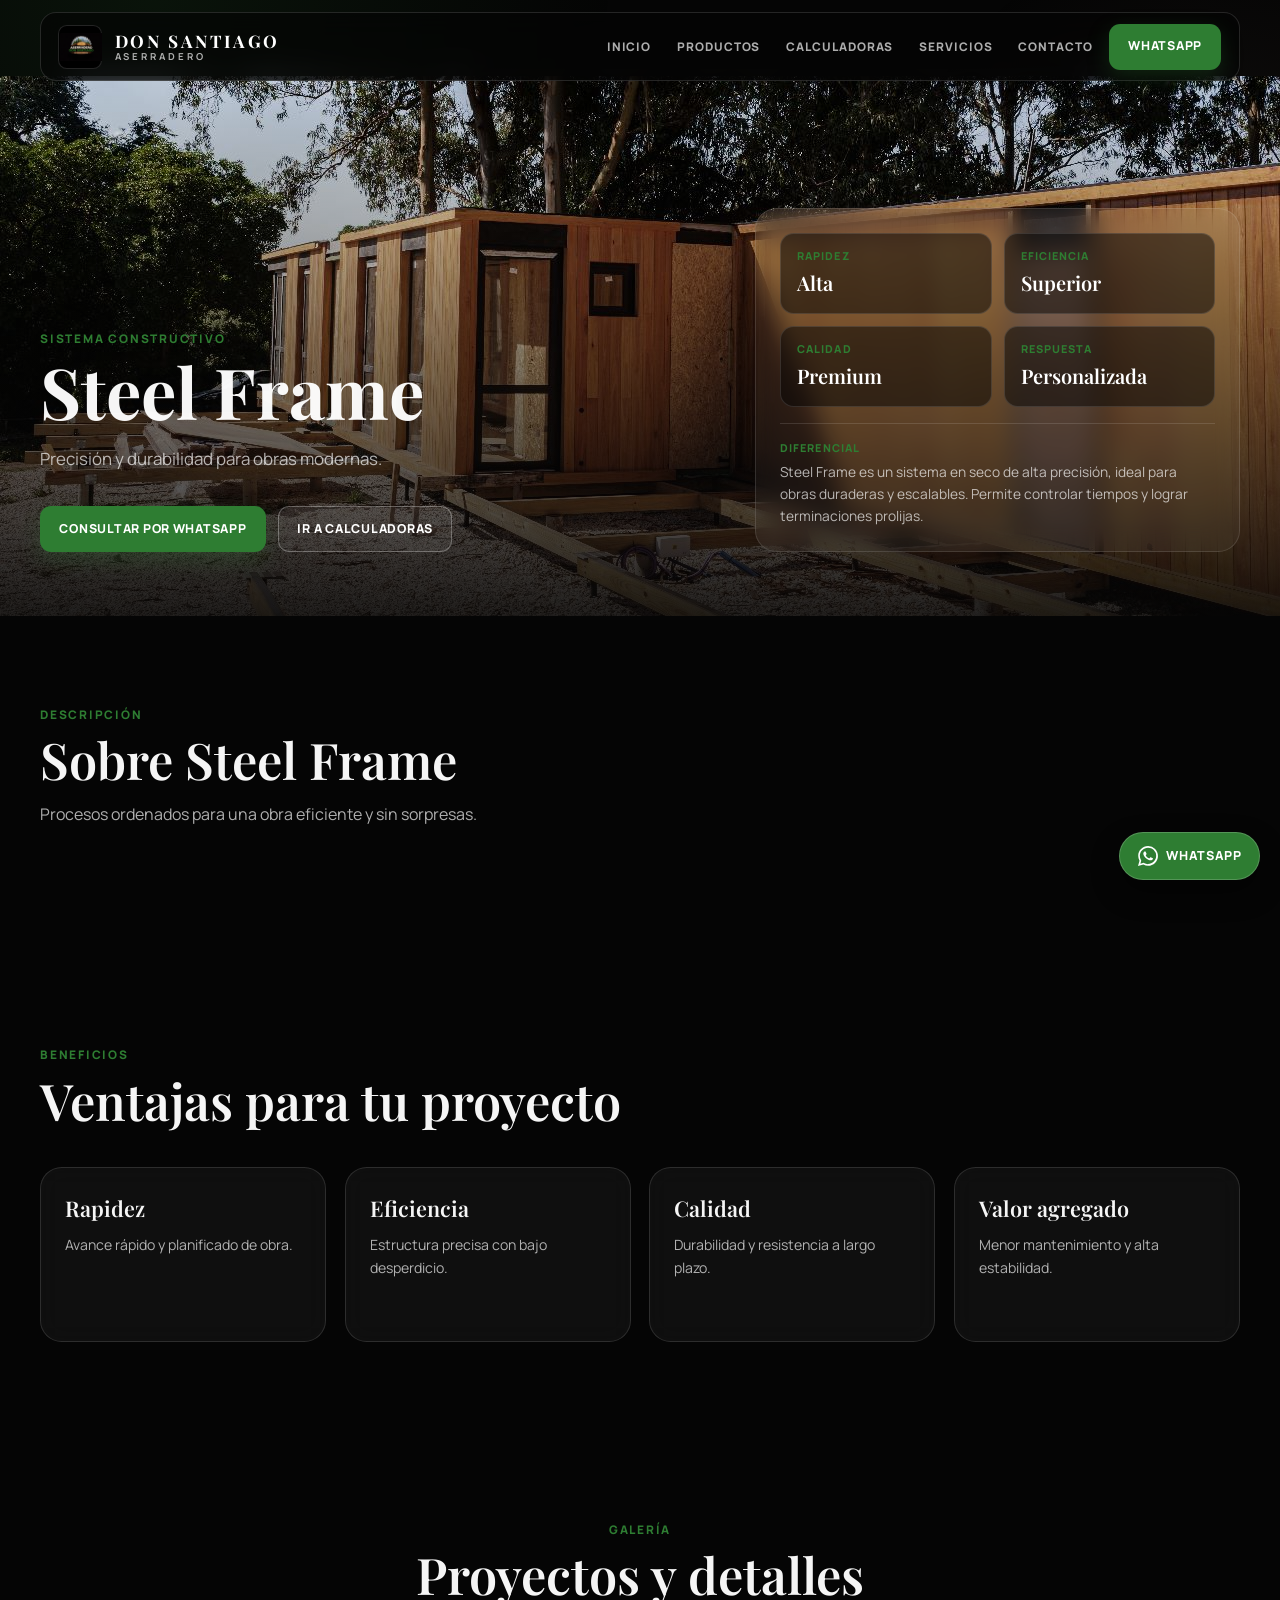
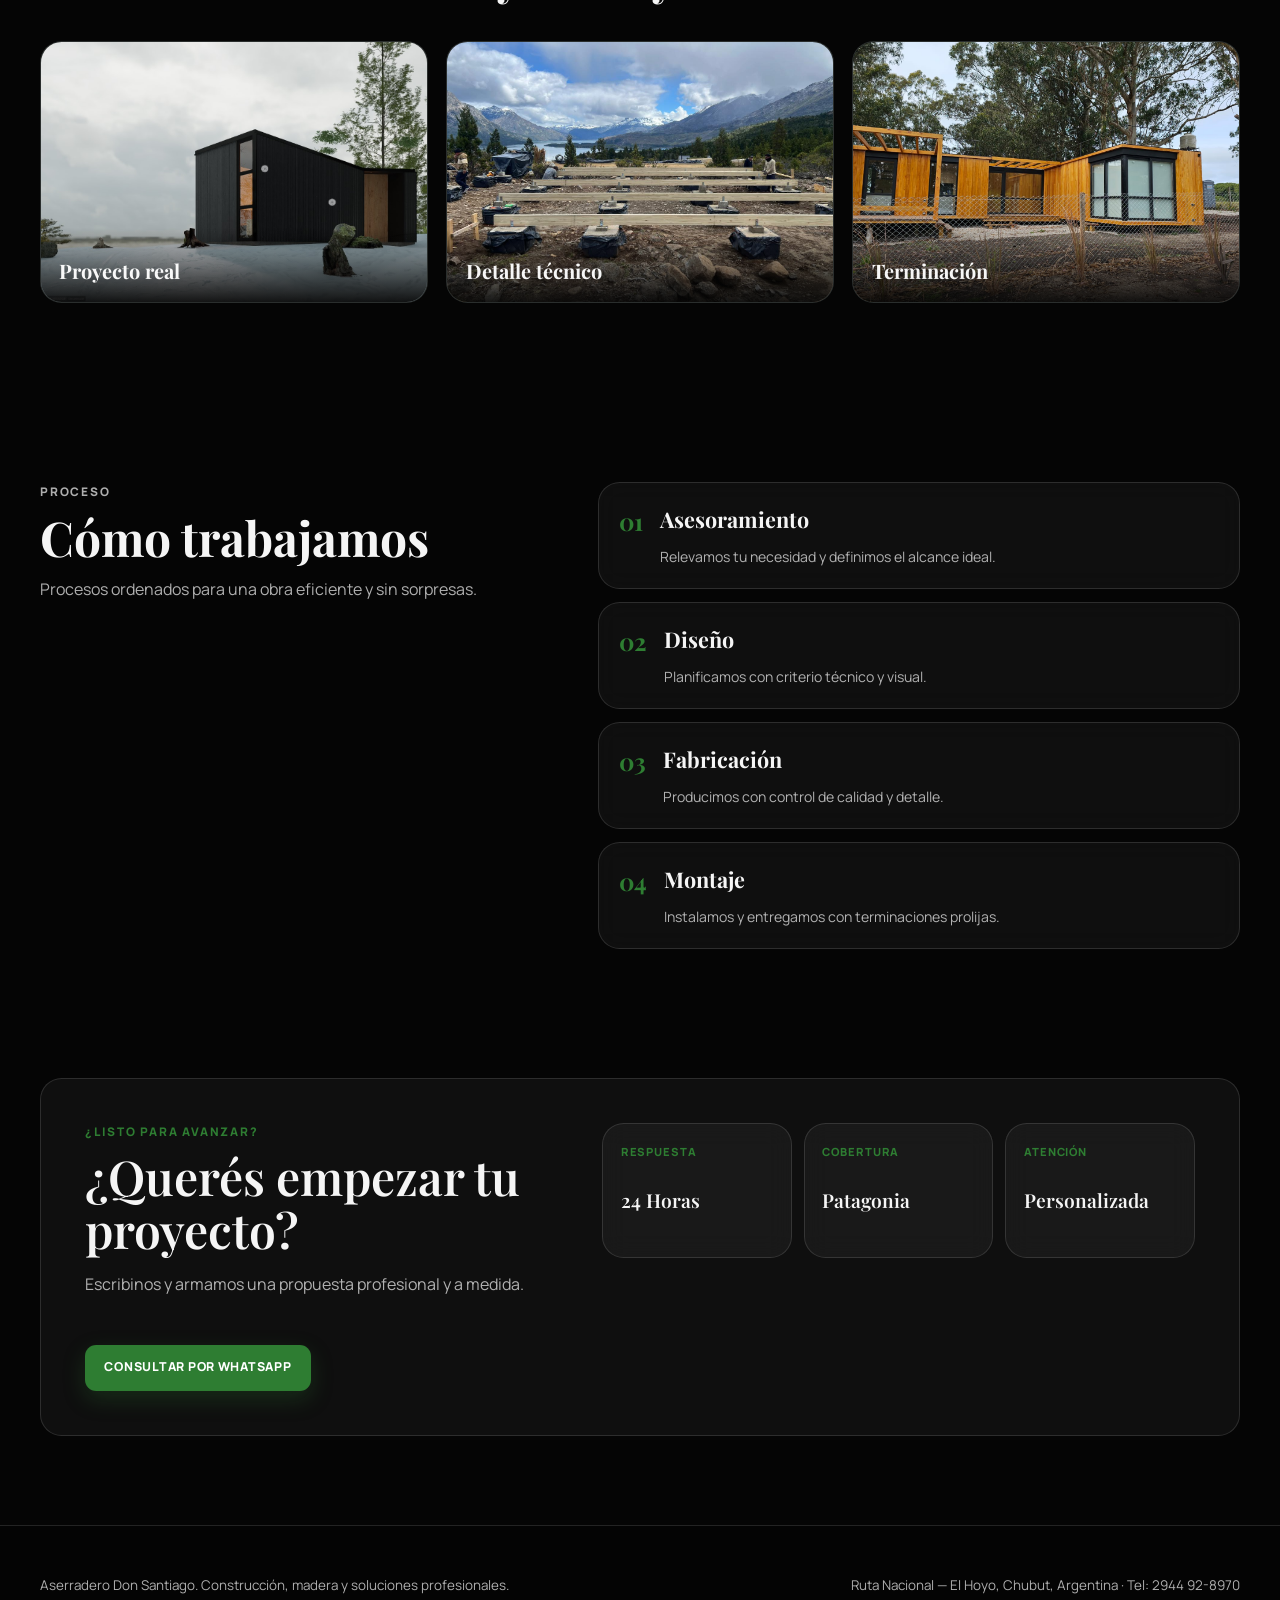
<file: Sistemas constructivos/Steelframe.html>
<!DOCTYPE html>
<html lang="es">
<head>
    <meta charset="UTF-8">
    <meta name="viewport" content="width=device-width, initial-scale=1.0">
    <title>Steel Frame | Aserradero Don Santiago</title>
    <meta name="description" content="Steel Frame en Aserradero Don Santiago, El Hoyo, Chubut. Precisión y durabilidad para obras modernas.">
    <meta name="keywords" content="steel frame, construcción, estructura metálica, El Hoyo, Chubut">
    <meta name="author" content="Aserradero Don Santiago">
    <meta property="og:title" content="Steel Frame | Aserradero Don Santiago">
    <meta property="og:description" content="Precisión y durabilidad para obras modernas.">
    <meta property="og:type" content="website">
    <meta property="og:locale" content="es_AR">
    <link rel="icon" href="../Logos/Imagen oficial aserradero don santiago.png" type="image/png">
    <link rel="preconnect" href="https://fonts.googleapis.com">
    <link rel="preconnect" href="https://fonts.gstatic.com" crossorigin>
    <link href="https://fonts.googleapis.com/css2?family=Manrope:wght@400;500;600;700;800&family=Playfair+Display:wght@600;700&display=swap" rel="stylesheet">
    <link rel="stylesheet" href="../styles.css">
</head>
<body>
    <a class="skip-link" href="#contenido">Saltar al contenido</a>

    <div id="loading-screen" aria-hidden="true">
        <img src="../Logos/Pantalla de carga Don Santiago.png" alt="">
    </div>

    <header class="site-header">
        <div class="container">
            <div class="nav-shell" data-header-shell>
                <div class="nav-main">
                    <a href="../index.html#inicio" class="brand" aria-label="Aserradero Don Santiago">
                        <img src="../Logos/Pantalla de carga Don Santiago.png" alt="Logo Aserradero Don Santiago" class="brand-logo" width="44" height="44">
                        <div class="brand-copy">
                            <span class="brand-title">Don Santiago</span>
                            <span class="brand-subtitle">Aserradero</span>
                        </div>
                    </a>
                    <nav class="desktop-nav" aria-label="Principal">
                        <a href="../index.html#inicio">Inicio</a>
                        <a href="../index.html#productos">Productos</a>
                        <a href="../index.html#herramientas">Calculadoras</a>
                        <a href="../index.html#servicios">Servicios</a>
                        <a href="../index.html#contacto">Contacto</a>
                    </nav>
                    <a href="https://wa.me/5492944928970?text=Hola%20Aserradero%20Don%20Santiago,%20quiero%20cotizar%20Steel%20Frame." target="_blank" rel="noopener noreferrer" class="button button-whatsapp header-whatsapp">WhatsApp</a>
                    <button class="nav-toggle" type="button" aria-label="Abrir menú" aria-expanded="false" aria-controls="mobile-menu" data-nav-toggle>
                        <span class="nav-toggle-line"></span>
                        <span class="nav-toggle-line"></span>
                        <span class="nav-toggle-line"></span>
                    </button>
                </div>
                <nav class="mobile-nav" id="mobile-menu" aria-label="Principal móvil" data-mobile-nav>
                    <a href="../index.html#inicio">Inicio</a>
                    <a href="../index.html#productos">Productos</a>
                    <a href="../index.html#herramientas">Calculadoras</a>
                    <a href="../index.html#servicios">Servicios</a>
                    <a href="../index.html#contacto">Contacto</a>
                </nav>
            </div>
        </div>
    </header>

    <main id="contenido">
        <section class="hero-section">
            <img src="../img/Viviendas%20Modulares/Obra%20Modular%204.jpeg" alt="Construcción en seco y Steel Frame en Aserradero Don Santiago" class="hero-image">
            <div class="hero-overlay"></div>
            <div class="hero-fade"></div>
            <div class="container hero-content">
                <div class="hero-grid">
                    <div class="hero-copy reveal reveal-active" data-reveal="hero-copy">
                        <p class="eyebrow">Sistema Constructivo</p>
                        <h1>Steel Frame</h1>
                        <p class="hero-description">Precisión y durabilidad para obras modernas.</p>
                        <div class="hero-actions">
                            <a href="https://wa.me/5492944928970?text=Hola%20Aserradero%20Don%20Santiago,%20quiero%20cotizar%20Steel%20Frame." target="_blank" rel="noopener noreferrer" class="button button-primary">Consultar por WhatsApp</a>
                            <a href="../index.html#herramientas" class="button button-secondary">Ir a calculadoras</a>
                        </div>
                    </div>
                    <aside class="hero-panel glass-panel reveal reveal-active" data-reveal="hero-panel">
                        <div class="metrics-grid">
                            <div class="metric-card"><p class="metric-label">Rapidez</p><p class="metric-value">Alta</p></div>
                            <div class="metric-card"><p class="metric-label">Eficiencia</p><p class="metric-value">Superior</p></div>
                            <div class="metric-card"><p class="metric-label">Calidad</p><p class="metric-value">Premium</p></div>
                            <div class="metric-card"><p class="metric-label">Respuesta</p><p class="metric-value">Personalizada</p></div>
                        </div>
                        <div class="hero-panel-detail">
                            <p class="panel-label">Diferencial</p>
                            <p class="panel-text">Steel Frame es un sistema en seco de alta precisión, ideal para obras duraderas y escalables. Permite controlar tiempos y lograr terminaciones prolijas.</p>
                        </div>
                    </aside>
                </div>
            </div>
        </section>

        <section class="section">
            <div class="container">
                <div class="section-heading reveal">
                    <p class="section-eyebrow">Descripción</p>
                    <h2>Sobre Steel Frame</h2>
                    <p class="section-text">Procesos ordenados para una obra eficiente y sin sorpresas.</p>
                </div>
            </div>
        </section>

        <section class="section">
            <div class="container">
                <div class="section-heading reveal">
                    <p class="section-eyebrow">Beneficios</p>
                    <h2>Ventajas para tu proyecto</h2>
                </div>
                <div class="services-grid">
                    <article class="service-card glass-panel reveal hover-lift" style="--reveal-delay: 0.05s;"><h3>Rapidez</h3><p>Avance rápido y planificado de obra.</p></article>
                    <article class="service-card glass-panel reveal hover-lift" style="--reveal-delay: 0.1s;"><h3>Eficiencia</h3><p>Estructura precisa con bajo desperdicio.</p></article>
                    <article class="service-card glass-panel reveal hover-lift" style="--reveal-delay: 0.15s;"><h3>Calidad</h3><p>Durabilidad y resistencia a largo plazo.</p></article>
                    <article class="service-card glass-panel reveal hover-lift" style="--reveal-delay: 0.2s;"><h3>Valor agregado</h3><p>Menor mantenimiento y alta estabilidad.</p></article>
                </div>
            </div>
        </section>

        <section class="section">
            <div class="container">
                <div class="section-heading section-heading-centered reveal">
                    <p class="section-eyebrow">Galería</p>
                    <h2>Proyectos y detalles</h2>
                </div>
                <div class="gallery-grid">
                    <article class="gallery-card reveal" style="--reveal-delay: 0.05s;">
                        <img src="../img/Viviendas%20Modulares/Obra%20Modular%206.jpeg" loading="lazy" alt="Obra en seco realizada en Patagonia">
                        <div class="gallery-caption"><h3>Proyecto real</h3></div>
                    </article>
                    <article class="gallery-card reveal" style="--reveal-delay: 0.1s;">
                        <img src="../img/Obra/Imagen%20Obra%2020.jpeg" loading="lazy" alt="Detalle técnico de nivelación y estructura">
                        <div class="gallery-caption"><h3>Detalle técnico</h3></div>
                    </article>
                    <article class="gallery-card reveal" style="--reveal-delay: 0.15s;">
                        <img src="../img/Viviendas%20Modulares/Obra%20Modular%203.jpeg" loading="lazy" alt="Terminación exterior de obra">
                        <div class="gallery-caption"><h3>Terminación</h3></div>
                    </article>
                </div>
            </div>
        </section>

        <section class="section">
            <div class="container differential-layout">
                <div class="differential-intro reveal">
                    <div class="differential-panel">
                        <p class="section-eyebrow">Proceso</p>
                        <h2>Cómo trabajamos</h2>
                        <p>Procesos ordenados para una obra eficiente y sin sorpresas.</p>
                    </div>
                </div>
                <div class="differential-list">
                    <article class="differential-card glass-panel reveal hover-shift" style="--reveal-delay: 0.05s;"><div class="differential-number">01</div><div><h3>Asesoramiento</h3><p>Relevamos tu necesidad y definimos el alcance ideal.</p></div></article>
                    <article class="differential-card glass-panel reveal hover-shift" style="--reveal-delay: 0.1s;"><div class="differential-number">02</div><div><h3>Diseño</h3><p>Planificamos con criterio técnico y visual.</p></div></article>
                    <article class="differential-card glass-panel reveal hover-shift" style="--reveal-delay: 0.15s;"><div class="differential-number">03</div><div><h3>Fabricación</h3><p>Producimos con control de calidad y detalle.</p></div></article>
                    <article class="differential-card glass-panel reveal hover-shift" style="--reveal-delay: 0.2s;"><div class="differential-number">04</div><div><h3>Montaje</h3><p>Instalamos y entregamos con terminaciones prolijas.</p></div></article>
                </div>
            </div>
        </section>

        <section class="section contact-section">
            <div class="container">
                <div class="contact-shell reveal">
                    <div class="contact-grid">
                        <div>
                            <p class="section-eyebrow">¿Listo para avanzar?</p>
                            <h2>¿Querés empezar tu proyecto?</h2>
                            <p class="contact-text">Escribinos y armamos una propuesta profesional y a medida.</p>
                        </div>
                        <div class="contact-cards">
                            <div class="contact-card"><p class="contact-card-label">Respuesta</p><p class="contact-card-value">24 Horas</p></div>
                            <div class="contact-card"><p class="contact-card-label">Cobertura</p><p class="contact-card-value">Patagonia</p></div>
                            <div class="contact-card"><p class="contact-card-label">Atención</p><p class="contact-card-value">Personalizada</p></div>
                        </div>
                    </div>
                    <div class="contact-action">
                        <a href="https://wa.me/5492944928970?text=Hola%20Aserradero%20Don%20Santiago,%20quiero%20cotizar%20Steel%20Frame." target="_blank" rel="noopener noreferrer" class="button button-primary">Consultar por WhatsApp</a>
                    </div>
                </div>
            </div>
        </section>
    </main>

    <footer class="site-footer">
        <div class="container footer-content">
            <p>Aserradero Don Santiago. Construcción, madera y soluciones profesionales.</p>
            <p>Ruta Nacional — El Hoyo, Chubut, Argentina · Tel: 2944 92-8970</p>
        </div>
    </footer>

    <a href="https://wa.me/5492944928970?text=Hola%20Aserradero%20Don%20Santiago,%20quiero%20cotizar%20Steel%20Frame." target="_blank" rel="noopener noreferrer" class="floating-whatsapp" aria-label="Contactar por WhatsApp">
        <span class="floating-whatsapp-icon" aria-hidden="true">
            <svg viewBox="0 0 24 24" class="whatsapp-icon"><path d="M20.52 3.48A11.8 11.8 0 0 0 12.11 0C5.58 0 .26 5.3.26 11.82c0 2.08.54 4.1 1.56 5.89L0 24l6.48-1.69a11.84 11.84 0 0 0 5.63 1.44h.01c6.52 0 11.82-5.31 11.82-11.83 0-3.16-1.23-6.13-3.42-8.44Zm-8.4 18.27h-.01a9.86 9.86 0 0 1-5.02-1.37l-.36-.21-3.84 1 1.03-3.74-.23-.39a9.8 9.8 0 0 1-1.5-5.22c0-5.41 4.4-9.82 9.83-9.82 2.62 0 5.07 1.02 6.92 2.88a9.73 9.73 0 0 1 2.88 6.94c0 5.41-4.41 9.83-9.82 9.83Zm5.39-7.37c-.29-.14-1.73-.85-1.99-.95-.27-.1-.46-.14-.65.15-.2.29-.76.95-.93 1.14-.17.2-.34.22-.63.07-.29-.15-1.22-.45-2.32-1.44-.86-.77-1.44-1.73-1.61-2.02-.17-.29-.02-.45.13-.6.13-.13.29-.34.44-.51.15-.17.19-.29.29-.48.1-.2.05-.36-.02-.51-.08-.14-.65-1.57-.89-2.15-.24-.58-.48-.49-.65-.5h-.55c-.19 0-.49.07-.75.36-.26.29-.99.97-.99 2.37s1.01 2.74 1.15 2.93c.14.19 1.97 3.01 4.77 4.22.67.29 1.19.46 1.59.59.67.21 1.28.18 1.76.11.54-.08 1.73-.71 1.97-1.4.24-.69.24-1.29.17-1.4-.07-.11-.27-.18-.56-.32Z"></path></svg>
        </span>
        <span class="floating-whatsapp-label">WhatsApp</span>
    </a>

    <script src="../script.js"></script>
</body>
</html>
</file>
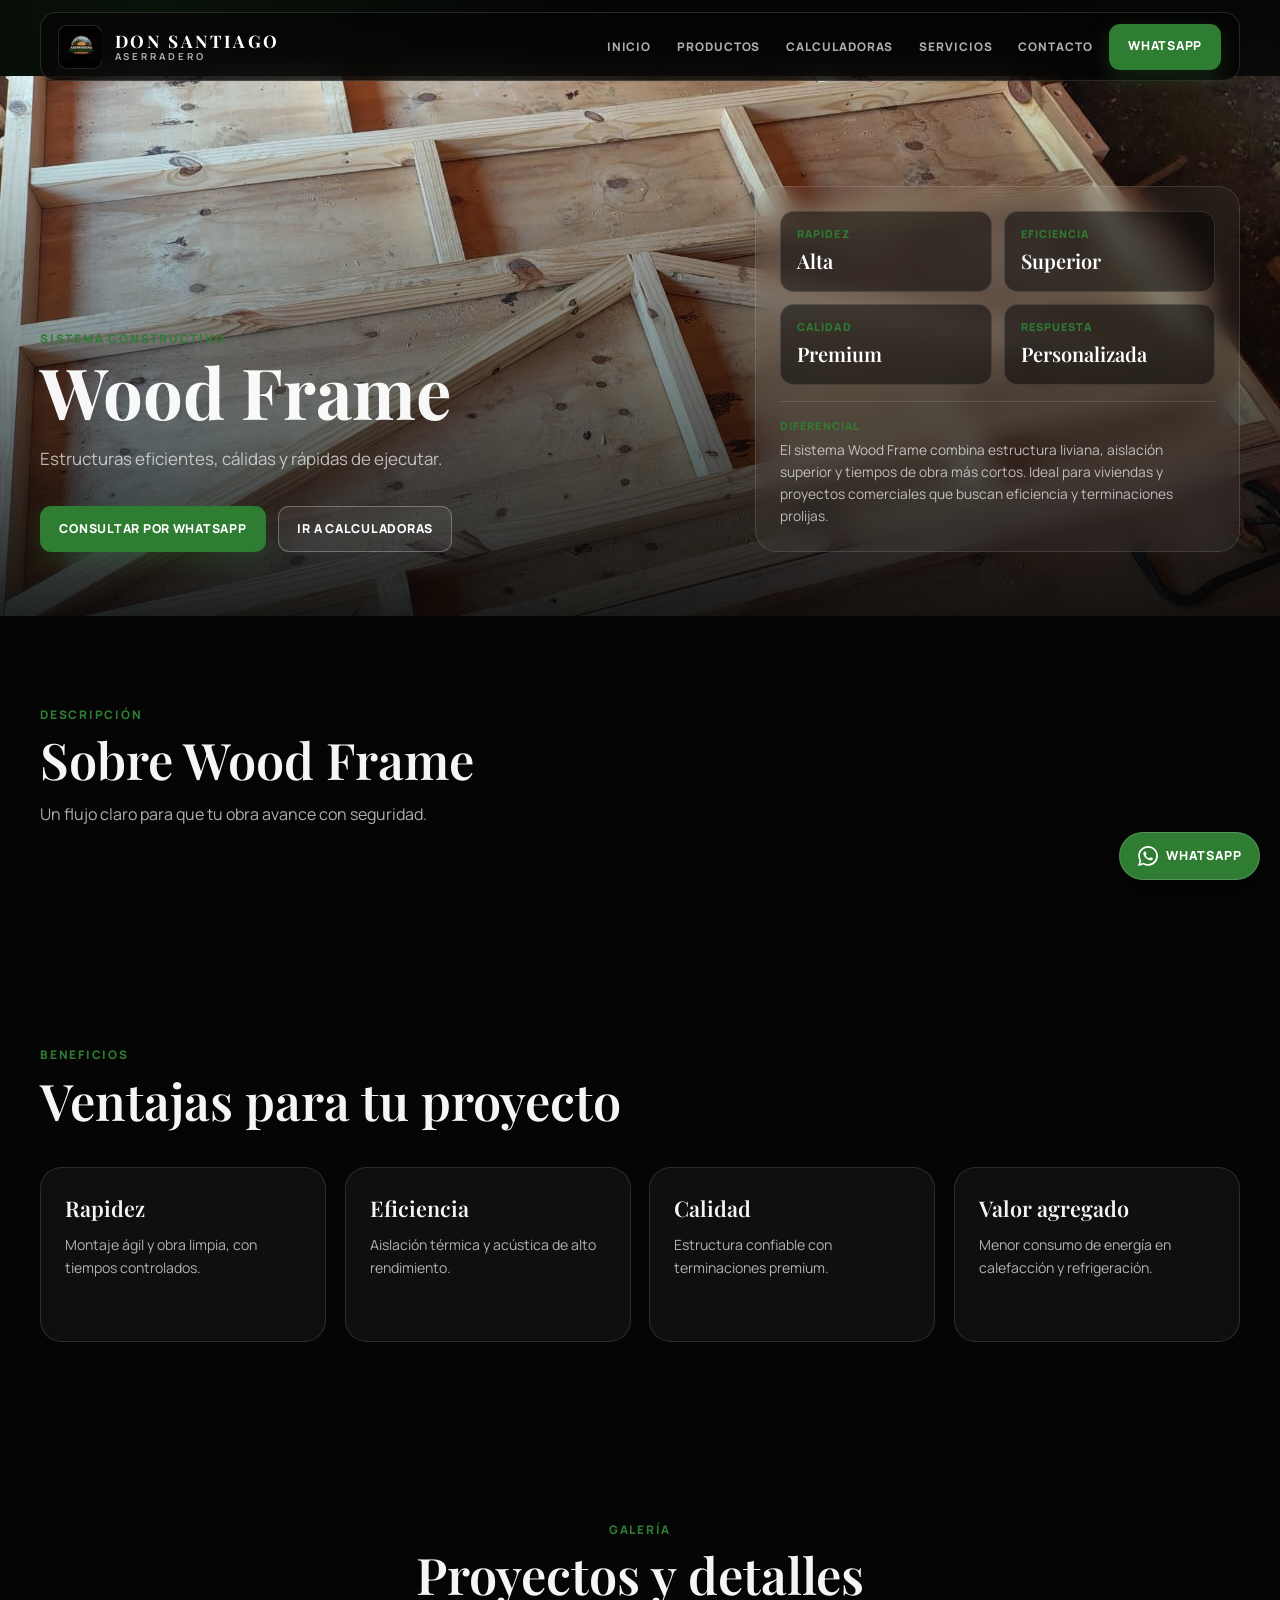
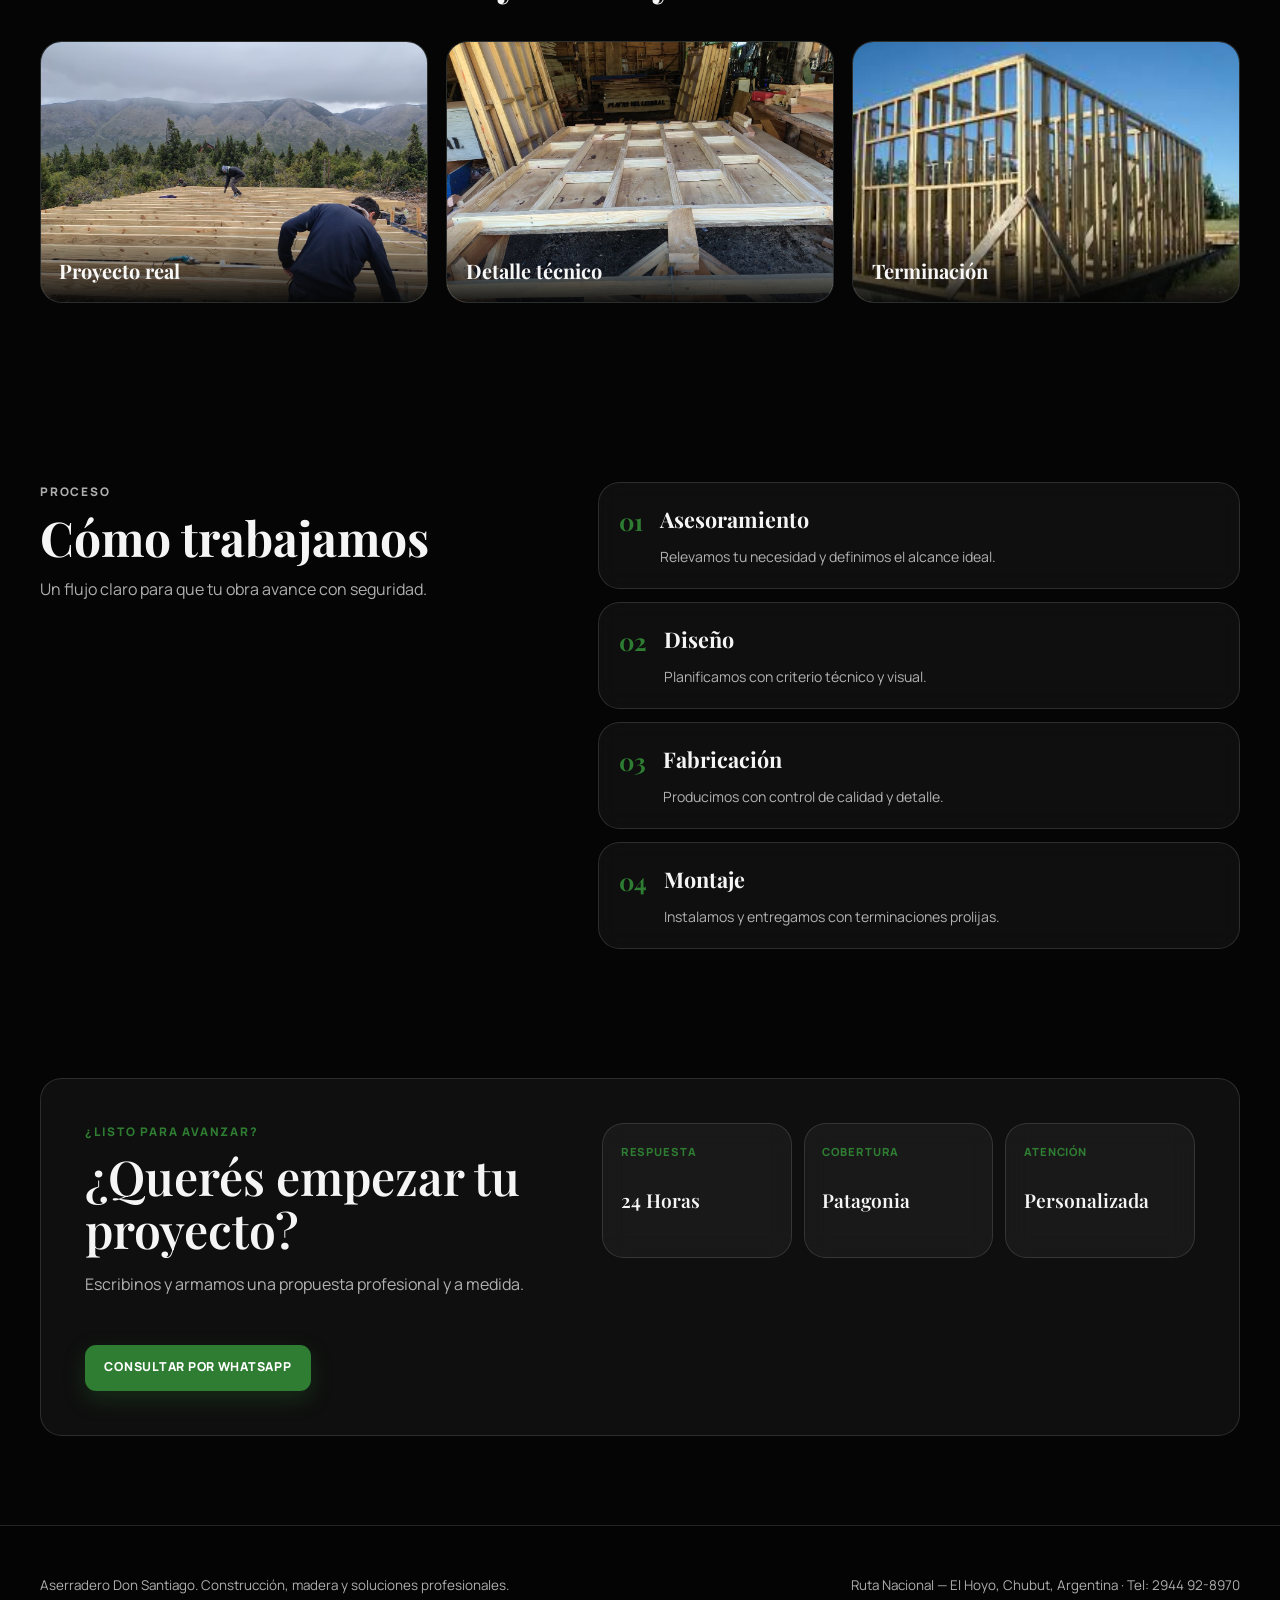
<file: Sistemas constructivos/Woodframe.html>
<!DOCTYPE html>
<html lang="es">
<head>
    <meta charset="UTF-8">
    <meta name="viewport" content="width=device-width, initial-scale=1.0">
    <title>Wood Frame | Aserradero Don Santiago</title>
    <meta name="description" content="Wood Frame en Aserradero Don Santiago, El Hoyo, Chubut. Estructuras eficientes, cálidas y rápidas de ejecutar.">
    <meta name="keywords" content="wood frame, construcción, madera, sistema constructivo, El Hoyo, Chubut">
    <meta name="author" content="Aserradero Don Santiago">
    <meta property="og:title" content="Wood Frame | Aserradero Don Santiago">
    <meta property="og:description" content="Estructuras eficientes, cálidas y rápidas de ejecutar.">
    <meta property="og:type" content="website">
    <meta property="og:locale" content="es_AR">
    <link rel="icon" href="../Logos/Imagen oficial aserradero don santiago.png" type="image/png">
    <link rel="preconnect" href="https://fonts.googleapis.com">
    <link rel="preconnect" href="https://fonts.gstatic.com" crossorigin>
    <link href="https://fonts.googleapis.com/css2?family=Manrope:wght@400;500;600;700;800&family=Playfair+Display:wght@600;700&display=swap" rel="stylesheet">
    <link rel="stylesheet" href="../styles.css">
</head>
<body>
    <a class="skip-link" href="#contenido">Saltar al contenido</a>

    <div id="loading-screen" aria-hidden="true">
        <img src="../Logos/Pantalla de carga Don Santiago.png" alt="">
    </div>

    <header class="site-header">
        <div class="container">
            <div class="nav-shell" data-header-shell>
                <div class="nav-main">
                    <a href="../index.html#inicio" class="brand" aria-label="Aserradero Don Santiago">
                        <img src="../Logos/Pantalla de carga Don Santiago.png" alt="Logo Aserradero Don Santiago" class="brand-logo" width="44" height="44">
                        <div class="brand-copy">
                            <span class="brand-title">Don Santiago</span>
                            <span class="brand-subtitle">Aserradero</span>
                        </div>
                    </a>
                    <nav class="desktop-nav" aria-label="Principal">
                        <a href="../index.html#inicio">Inicio</a>
                        <a href="../index.html#productos">Productos</a>
                        <a href="../index.html#herramientas">Calculadoras</a>
                        <a href="../index.html#servicios">Servicios</a>
                        <a href="../index.html#contacto">Contacto</a>
                    </nav>
                    <a href="https://wa.me/5492944928970?text=Hola%20Aserradero%20Don%20Santiago,%20quiero%20cotizar%20Wood%20Frame." target="_blank" rel="noopener noreferrer" class="button button-whatsapp header-whatsapp">WhatsApp</a>
                    <button class="nav-toggle" type="button" aria-label="Abrir menú" aria-expanded="false" aria-controls="mobile-menu" data-nav-toggle>
                        <span class="nav-toggle-line"></span>
                        <span class="nav-toggle-line"></span>
                        <span class="nav-toggle-line"></span>
                    </button>
                </div>
                <nav class="mobile-nav" id="mobile-menu" aria-label="Principal móvil" data-mobile-nav>
                    <a href="../index.html#inicio">Inicio</a>
                    <a href="../index.html#productos">Productos</a>
                    <a href="../index.html#herramientas">Calculadoras</a>
                    <a href="../index.html#servicios">Servicios</a>
                    <a href="../index.html#contacto">Contacto</a>
                </nav>
            </div>
        </div>
    </header>

    <main id="contenido">
        <section class="hero-section">
            <img src="../img/Paneles/Imagen%20Panel%205.jpeg" alt="Estructura Wood Frame realizada por Aserradero Don Santiago" class="hero-image">
            <div class="hero-overlay"></div>
            <div class="hero-fade"></div>
            <div class="container hero-content">
                <div class="hero-grid">
                    <div class="hero-copy reveal reveal-active" data-reveal="hero-copy">
                        <p class="eyebrow">Sistema Constructivo</p>
                        <h1>Wood Frame</h1>
                        <p class="hero-description">Estructuras eficientes, cálidas y rápidas de ejecutar.</p>
                        <div class="hero-actions">
                            <a href="https://wa.me/5492944928970?text=Hola%20Aserradero%20Don%20Santiago,%20quiero%20cotizar%20Wood%20Frame." target="_blank" rel="noopener noreferrer" class="button button-primary">Consultar por WhatsApp</a>
                            <a href="../index.html#herramientas" class="button button-secondary">Ir a calculadoras</a>
                        </div>
                    </div>
                    <aside class="hero-panel glass-panel reveal reveal-active" data-reveal="hero-panel">
                        <div class="metrics-grid">
                            <div class="metric-card"><p class="metric-label">Rapidez</p><p class="metric-value">Alta</p></div>
                            <div class="metric-card"><p class="metric-label">Eficiencia</p><p class="metric-value">Superior</p></div>
                            <div class="metric-card"><p class="metric-label">Calidad</p><p class="metric-value">Premium</p></div>
                            <div class="metric-card"><p class="metric-label">Respuesta</p><p class="metric-value">Personalizada</p></div>
                        </div>
                        <div class="hero-panel-detail">
                            <p class="panel-label">Diferencial</p>
                            <p class="panel-text">El sistema Wood Frame combina estructura liviana, aislación superior y tiempos de obra más cortos. Ideal para viviendas y proyectos comerciales que buscan eficiencia y terminaciones prolijas.</p>
                        </div>
                    </aside>
                </div>
            </div>
        </section>

        <section class="section">
            <div class="container">
                <div class="section-heading reveal">
                    <p class="section-eyebrow">Descripción</p>
                    <h2>Sobre Wood Frame</h2>
                    <p class="section-text">Un flujo claro para que tu obra avance con seguridad.</p>
                </div>
            </div>
        </section>

        <section class="section">
            <div class="container">
                <div class="section-heading reveal">
                    <p class="section-eyebrow">Beneficios</p>
                    <h2>Ventajas para tu proyecto</h2>
                </div>
                <div class="services-grid">
                    <article class="service-card glass-panel reveal hover-lift" style="--reveal-delay: 0.05s;">
                        <h3>Rapidez</h3>
                        <p>Montaje ágil y obra limpia, con tiempos controlados.</p>
                    </article>
                    <article class="service-card glass-panel reveal hover-lift" style="--reveal-delay: 0.1s;">
                        <h3>Eficiencia</h3>
                        <p>Aislación térmica y acústica de alto rendimiento.</p>
                    </article>
                    <article class="service-card glass-panel reveal hover-lift" style="--reveal-delay: 0.15s;">
                        <h3>Calidad</h3>
                        <p>Estructura confiable con terminaciones premium.</p>
                    </article>
                    <article class="service-card glass-panel reveal hover-lift" style="--reveal-delay: 0.2s;">
                        <h3>Valor agregado</h3>
                        <p>Menor consumo de energía en calefacción y refrigeración.</p>
                    </article>
                </div>
            </div>
        </section>

        <section class="section">
            <div class="container">
                <div class="section-heading section-heading-centered reveal">
                    <p class="section-eyebrow">Galería</p>
                    <h2>Proyectos y detalles</h2>
                </div>
                <div class="gallery-grid">
                    <article class="gallery-card reveal" style="--reveal-delay: 0.05s;">
                        <img src="../img/Obra/Imagen%20Obra%201.jpeg" loading="lazy" alt="Estructura Wood Frame en Patagonia">
                        <div class="gallery-caption"><h3>Proyecto real</h3></div>
                    </article>
                    <article class="gallery-card reveal" style="--reveal-delay: 0.1s;">
                        <img src="../img/Paneles/Imagen%20Panel%207.jpeg" loading="lazy" alt="Detalle técnico de bastidor de madera">
                        <div class="gallery-caption"><h3>Detalle técnico</h3></div>
                    </article>
                    <article class="gallery-card reveal" style="--reveal-delay: 0.15s;">
                        <img src="../img/Estructura%20de%20madera/Estructura%20de%20madera%201.jpg" loading="lazy" alt="Terminación de estructura de madera">
                        <div class="gallery-caption"><h3>Terminación</h3></div>
                    </article>
                </div>
            </div>
        </section>

        <section class="section">
            <div class="container differential-layout">
                <div class="differential-intro reveal">
                    <div class="differential-panel">
                        <p class="section-eyebrow">Proceso</p>
                        <h2>Cómo trabajamos</h2>
                        <p>Un flujo claro para que tu obra avance con seguridad.</p>
                    </div>
                </div>
                <div class="differential-list">
                    <article class="differential-card glass-panel reveal hover-shift" style="--reveal-delay: 0.05s;"><div class="differential-number">01</div><div><h3>Asesoramiento</h3><p>Relevamos tu necesidad y definimos el alcance ideal.</p></div></article>
                    <article class="differential-card glass-panel reveal hover-shift" style="--reveal-delay: 0.1s;"><div class="differential-number">02</div><div><h3>Diseño</h3><p>Planificamos con criterio técnico y visual.</p></div></article>
                    <article class="differential-card glass-panel reveal hover-shift" style="--reveal-delay: 0.15s;"><div class="differential-number">03</div><div><h3>Fabricación</h3><p>Producimos con control de calidad y detalle.</p></div></article>
                    <article class="differential-card glass-panel reveal hover-shift" style="--reveal-delay: 0.2s;"><div class="differential-number">04</div><div><h3>Montaje</h3><p>Instalamos y entregamos con terminaciones prolijas.</p></div></article>
                </div>
            </div>
        </section>

        <section class="section contact-section">
            <div class="container">
                <div class="contact-shell reveal">
                    <div class="contact-grid">
                        <div>
                            <p class="section-eyebrow">¿Listo para avanzar?</p>
                            <h2>¿Querés empezar tu proyecto?</h2>
                            <p class="contact-text">Escribinos y armamos una propuesta profesional y a medida.</p>
                        </div>
                        <div class="contact-cards">
                            <div class="contact-card"><p class="contact-card-label">Respuesta</p><p class="contact-card-value">24 Horas</p></div>
                            <div class="contact-card"><p class="contact-card-label">Cobertura</p><p class="contact-card-value">Patagonia</p></div>
                            <div class="contact-card"><p class="contact-card-label">Atención</p><p class="contact-card-value">Personalizada</p></div>
                        </div>
                    </div>
                    <div class="contact-action">
                        <a href="https://wa.me/5492944928970?text=Hola%20Aserradero%20Don%20Santiago,%20quiero%20cotizar%20Wood%20Frame." target="_blank" rel="noopener noreferrer" class="button button-primary">Consultar por WhatsApp</a>
                    </div>
                </div>
            </div>
        </section>
    </main>

    <footer class="site-footer">
        <div class="container footer-content">
            <p>Aserradero Don Santiago. Construcción, madera y soluciones profesionales.</p>
            <p>Ruta Nacional — El Hoyo, Chubut, Argentina · Tel: 2944 92-8970</p>
        </div>
    </footer>

    <a href="https://wa.me/5492944928970?text=Hola%20Aserradero%20Don%20Santiago,%20quiero%20cotizar%20Wood%20Frame." target="_blank" rel="noopener noreferrer" class="floating-whatsapp" aria-label="Contactar por WhatsApp">
        <span class="floating-whatsapp-icon" aria-hidden="true">
            <svg viewBox="0 0 24 24" class="whatsapp-icon"><path d="M20.52 3.48A11.8 11.8 0 0 0 12.11 0C5.58 0 .26 5.3.26 11.82c0 2.08.54 4.1 1.56 5.89L0 24l6.48-1.69a11.84 11.84 0 0 0 5.63 1.44h.01c6.52 0 11.82-5.31 11.82-11.83 0-3.16-1.23-6.13-3.42-8.44Zm-8.4 18.27h-.01a9.86 9.86 0 0 1-5.02-1.37l-.36-.21-3.84 1 1.03-3.74-.23-.39a9.8 9.8 0 0 1-1.5-5.22c0-5.41 4.4-9.82 9.83-9.82 2.62 0 5.07 1.02 6.92 2.88a9.73 9.73 0 0 1 2.88 6.94c0 5.41-4.41 9.83-9.82 9.83Zm5.39-7.37c-.29-.14-1.73-.85-1.99-.95-.27-.1-.46-.14-.65.15-.2.29-.76.95-.93 1.14-.17.2-.34.22-.63.07-.29-.15-1.22-.45-2.32-1.44-.86-.77-1.44-1.73-1.61-2.02-.17-.29-.02-.45.13-.6.13-.13.29-.34.44-.51.15-.17.19-.29.29-.48.1-.2.05-.36-.02-.51-.08-.14-.65-1.57-.89-2.15-.24-.58-.48-.49-.65-.5h-.55c-.19 0-.49.07-.75.36-.26.29-.99.97-.99 2.37s1.01 2.74 1.15 2.93c.14.19 1.97 3.01 4.77 4.22.67.29 1.19.46 1.59.59.67.21 1.28.18 1.76.11.54-.08 1.73-.71 1.97-1.4.24-.69.24-1.29.17-1.4-.07-.11-.27-.18-.56-.32Z"></path></svg>
        </span>
        <span class="floating-whatsapp-label">WhatsApp</span>
    </a>

    <script src="../script.js"></script>
</body>
</html>
</file>
<file: styles.css>
/* ==========================================================================
   ASERRADERO DON SANTIAGO — SISTEMA DE DISEÑO UNIFICADO
   Paleta institucional: Negro (#050505 / #0d1110), Verde (#2e7d32 / #256a29), Blanco
   Tipografías: Playfair Display (Encabezados/Marca) + Manrope (Cuerpo/UI)
   ========================================================================== */

:root {
  color-scheme: dark;
  --color-forest: #2e7d32;
  --color-forest-dark: #256a29;
  --color-wood: #8d6e63;
  --color-coal: #050505;
  --color-coal-soft: #0d1110;
  --color-text: rgba(255, 255, 255, 0.96);
  --color-text-soft: rgba(255, 255, 255, 0.68);
  --border-soft: rgba(255, 255, 255, 0.12);
  --border-strong: rgba(255, 255, 255, 0.22);
  --surface: rgba(255, 255, 255, 0.045);
  --surface-strong: rgba(255, 255, 255, 0.085);
  --container: 1200px;
  --radius: 1rem;
  --radius-lg: 1.35rem;
  --shadow: 0 18px 42px rgba(0, 0, 0, 0.35);
  --color-pine: #D2B48C;
  --color-cedar: #A0522D;
  --color-walnut: #5D4037;
  --color-oak-dark: #3E2723;
}

/* Base & Reset */
*,
*::before,
*::after {
  box-sizing: border-box;
}

html {
  scroll-behavior: smooth;
}

body {
  min-width: 320px;
  margin: 0;
  overflow-x: hidden;
  background: var(--color-coal);
  color: var(--color-text);
  font-family: "Manrope", sans-serif;
  line-height: 1.5;
  -webkit-font-smoothing: antialiased;
}

body::before {
  content: "";
  position: fixed;
  inset: 0;
  pointer-events: none;
  background:
    radial-gradient(circle at 12% 0%, rgba(46, 125, 50, 0.12), transparent 32%),
    radial-gradient(circle at 95% 28%, rgba(141, 110, 99, 0.1), transparent 24%);
  z-index: -1;
}

img {
  display: block;
  max-width: 100%;
  height: auto;
}

a {
  color: inherit;
  text-decoration: none;
}

h1, h2, h3, h4, p {
  margin: 0;
}

button, input, textarea, select {
  font: inherit;
}

button {
  cursor: pointer;
}

.container {
  width: min(calc(100% - 2.5rem), var(--container));
  margin: 0 auto;
}

/* Accesibilidad: Skip Link & Focus */
.skip-link {
  position: fixed;
  z-index: 300;
  top: 0.75rem;
  left: 0.75rem;
  padding: 0.75rem 1.1rem;
  border-radius: 0.6rem;
  background: var(--color-forest);
  color: #fff;
  font-size: 0.82rem;
  font-weight: 800;
  transform: translateY(-220%);
  transition: transform 0.2s ease;
}

.skip-link:focus {
  transform: translateY(0);
}

:focus-visible {
  outline: 3px solid rgba(255, 255, 255, 0.88);
  outline-offset: 3px;
}

/* Pantalla de carga */
#loading-screen {
  position: fixed;
  z-index: 250;
  inset: 0;
  display: grid;
  place-items: center;
  padding: 1.5rem;
  background: var(--color-coal);
  opacity: 1;
  transition: opacity 0.35s ease;
}

#loading-screen.hidden {
  opacity: 0;
  pointer-events: none;
}

#loading-screen img {
  width: min(100%, 420px);
  max-height: 75svh;
  object-fit: contain;
}

/* Header & Navegación */
.site-header {
  position: fixed;
  z-index: 60;
  top: 0;
  left: 0;
  width: 100%;
  padding: 0.75rem 0;
}

.nav-shell {
  position: relative;
  padding: 0.6rem 1.1rem;
  border: 1px solid rgba(255, 255, 255, 0.13);
  border-radius: 1rem;
  background: rgba(5, 5, 5, 0.68);
  backdrop-filter: blur(14px);
  -webkit-backdrop-filter: blur(14px);
  transition: background 0.22s ease, border-color 0.22s ease, box-shadow 0.22s ease;
}

.nav-shell.is-scrolled {
  background: rgba(5, 5, 5, 0.92);
  border-color: rgba(255, 255, 255, 0.22);
  box-shadow: 0 12px 32px rgba(0, 0, 0, 0.45);
}

.nav-main {
  display: flex;
  align-items: center;
  justify-content: space-between;
  gap: 1rem;
  min-height: 48px;
}

.brand {
  display: inline-flex;
  align-items: center;
  gap: 0.75rem;
  margin-right: auto;
  line-height: 1;
}

.brand-logo {
  width: 44px;
  height: 44px;
  border-radius: 0.55rem;
  object-fit: contain;
  background: #000;
  border: 1px solid rgba(255, 255, 255, 0.14);
  flex-shrink: 0;
}

.brand-copy {
  display: grid;
  gap: 0.18rem;
}

.brand-title {
  font-family: "Playfair Display", serif;
  font-size: 1.08rem;
  font-weight: 700;
  letter-spacing: 0.15em;
  text-transform: uppercase;
  color: #fff;
}

.brand-subtitle {
  color: var(--color-text-soft);
  font-size: 0.6rem;
  font-weight: 700;
  letter-spacing: 0.3em;
  text-transform: uppercase;
}

.desktop-nav {
  display: flex;
  align-items: center;
  gap: clamp(0.85rem, 2vw, 1.65rem);
}

.desktop-nav a {
  position: relative;
  color: var(--color-text-soft);
  font-size: 0.74rem;
  font-weight: 800;
  letter-spacing: 0.08em;
  text-transform: uppercase;
  transition: color 0.18s ease;
}

.desktop-nav a:hover {
  color: #fff;
}

.desktop-nav a::after {
  content: "";
  position: absolute;
  left: 0;
  right: 0;
  bottom: -0.35rem;
  height: 2px;
  background: var(--color-forest);
  transform: scaleX(0);
  transition: transform 0.2s ease;
}

.desktop-nav a:hover::after {
  transform: scaleX(1);
}

.nav-toggle {
  display: none;
  width: 44px;
  height: 42px;
  padding: 0;
  border: 1px solid var(--border-soft);
  border-radius: 0.65rem;
  background: rgba(255, 255, 255, 0.03);
}

.nav-toggle span,
.nav-toggle-line {
  display: block;
  width: 18px;
  height: 2px;
  margin: 4px auto;
  background: #fff;
  border-radius: 999px;
  transition: transform 0.2s ease, opacity 0.2s ease;
}

.nav-shell.is-open .nav-toggle span:nth-child(1),
.nav-shell.is-open .nav-toggle-line:nth-child(1) {
  transform: translateY(6px) rotate(45deg);
}

.nav-shell.is-open .nav-toggle span:nth-child(2),
.nav-shell.is-open .nav-toggle-line:nth-child(2) {
  opacity: 0;
}

.nav-shell.is-open .nav-toggle span:nth-child(3),
.nav-shell.is-open .nav-toggle-line:nth-child(3) {
  transform: translateY(-6px) rotate(-45deg);
}

.mobile-nav {
  display: none;
}

/* Botones y Badges */
.button {
  display: inline-flex;
  min-height: 46px;
  align-items: center;
  justify-content: center;
  gap: 0.45rem;
  padding: 0.7rem 1.15rem;
  border: 1px solid transparent;
  border-radius: 0.7rem;
  color: #fff;
  font-size: 0.77rem;
  font-weight: 800;
  letter-spacing: 0.06em;
  text-align: center;
  text-transform: uppercase;
  transition: transform 0.18s ease, background 0.18s ease, border-color 0.18s ease, box-shadow 0.18s ease;
}

.button:hover:not(:disabled) {
  transform: translateY(-2px);
}

.button:disabled {
  opacity: 0.45;
  cursor: not-allowed;
}

.button-primary,
.button-whatsapp,
.button-whatsapp-hero {
  background: var(--color-forest);
  box-shadow: 0 8px 22px rgba(46, 125, 50, 0.26);
}

.button-primary:hover:not(:disabled),
.button-whatsapp:hover:not(:disabled),
.button-whatsapp-hero:hover:not(:disabled) {
  background: var(--color-forest-dark);
  box-shadow: 0 12px 26px rgba(46, 125, 50, 0.36);
}

.button-secondary {
  border-color: rgba(255, 255, 255, 0.28);
  background: rgba(255, 255, 255, 0.06);
}

.button-secondary:hover:not(:disabled) {
  border-color: rgba(255, 255, 255, 0.6);
  background: rgba(255, 255, 255, 0.12);
}

.button-outline {
  border-color: rgba(46, 125, 50, 0.65);
  background: rgba(46, 125, 50, 0.12);
}

.button-outline:hover:not(:disabled) {
  border-color: var(--color-forest);
  background: rgba(46, 125, 50, 0.24);
}

.button-sm,
.button-small {
  min-height: 38px;
  padding: 0.48rem 0.85rem;
  font-size: 0.72rem;
}

.button-full {
  width: 100%;
}

.text-button {
  padding: 0;
  border: 0;
  background: transparent;
  color: var(--color-text);
  font-size: 0.78rem;
  font-weight: 800;
  text-decoration: underline;
  text-underline-offset: 0.25rem;
  transition: color 0.18s ease;
}

.text-button:hover {
  color: #6fcf7a;
}

.text-button--green {
  color: #6fcf7a;
}

/* Badge de Disponibilidad */
.availability-badge {
  display: inline-flex;
  align-items: center;
  gap: 0.4rem;
  padding: 0.28rem 0.68rem;
  border-radius: 999px;
  border: 1px solid rgba(46, 125, 50, 0.55);
  background: rgba(13, 17, 16, 0.86);
  color: #fff;
  font-size: 0.68rem;
  font-weight: 800;
  letter-spacing: 0.08em;
  text-transform: uppercase;
  backdrop-filter: blur(8px);
}

.availability-badge::before {
  content: "";
  width: 7px;
  height: 7px;
  border-radius: 50%;
  background: var(--color-forest);
  box-shadow: 0 0 8px var(--color-forest);
}

.eyebrow,
.section-eyebrow {
  color: var(--color-forest);
  font-size: 0.74rem;
  font-weight: 800;
  letter-spacing: 0.15em;
  text-transform: uppercase;
}

/* Hero Principal (Home) */
.hero {
  position: relative;
  display: grid;
  min-height: min(820px, 100svh);
  align-items: end;
  overflow: hidden;
  isolation: isolate;
  padding: 8.5rem 0 4.25rem;
}

.hero-bg,
.hero-overlay {
  position: absolute;
  inset: 0;
}

.hero-bg {
  z-index: -3;
  background-position: center;
  background-size: cover;
  opacity: 0;
  transform: scale(1.03);
  transition: opacity 0.9s ease, transform 6s ease;
}

.hero-bg.is-active {
  opacity: 1;
  transform: scale(1);
}

.hero-overlay {
  z-index: -2;
  background:
    linear-gradient(90deg, rgba(5, 5, 5, 0.93) 0%, rgba(5, 5, 5, 0.7) 55%, rgba(5, 5, 5, 0.42) 100%),
    linear-gradient(0deg, rgba(5, 5, 5, 0.85) 0%, transparent 45%);
}

.hero-content {
  display: grid;
  grid-template-columns: minmax(0, 1.25fr) minmax(290px, 0.58fr);
  align-items: end;
  gap: clamp(2rem, 5vw, 5rem);
}

.hero-copy {
  max-width: 760px;
}

.hero h1,
.section-heading h2,
.quote-panel h2,
.contact-shell h2,
.about-banner__copy h2 {
  font-family: "Playfair Display", serif;
  font-weight: 600;
}

.hero h1 {
  max-width: 750px;
  margin: 0.75rem 0 1.1rem;
  font-size: clamp(2.65rem, 6vw, 4.9rem);
  line-height: 1.03;
  letter-spacing: -0.035em;
}

.hero-copy > p:not(.eyebrow) {
  max-width: 600px;
  color: rgba(255, 255, 255, 0.84);
  font-size: clamp(1rem, 1.8vw, 1.18rem);
  line-height: 1.68;
}

.hero-actions {
  display: flex;
  flex-wrap: wrap;
  gap: 0.75rem;
  margin-top: 2rem;
}

.hero-note {
  padding: 1.4rem;
  border: 1px solid var(--border-soft);
  border-radius: var(--radius-lg);
  background: rgba(5, 5, 5, 0.72);
  box-shadow: var(--shadow);
  backdrop-filter: blur(12px);
}

.hero-note__brand {
  display: flex;
  align-items: center;
  gap: 0.85rem;
  padding-bottom: 1rem;
  margin-bottom: 1rem;
  border-bottom: 1px solid var(--border-soft);
}

.hero-note__brand img {
  width: 56px;
  height: 56px;
  border-radius: 0.65rem;
  object-fit: contain;
  background: #000;
  border: 1px solid var(--border-soft);
}

.hero-note__title {
  font-weight: 800;
  font-size: 0.96rem;
}

.hero-note__owner {
  display: block;
  margin-top: 0.15rem;
  color: var(--color-text-soft);
  font-size: 0.72rem;
  font-weight: 700;
  letter-spacing: 0.08em;
  text-transform: uppercase;
}

.hero-note ul {
  display: grid;
  gap: 0.55rem;
  margin: 0;
  padding: 0;
  color: var(--color-text-soft);
  list-style: none;
  font-size: 0.86rem;
}

.hero-note li::before {
  content: "✓";
  margin-right: 0.55rem;
  color: var(--color-forest);
  font-weight: 800;
}

.hero-note__metrics {
  display: grid;
  grid-template-columns: repeat(3, minmax(0, 1fr));
  gap: 0.5rem;
  margin-top: 1.15rem;
  padding-top: 1rem;
  border-top: 1px solid var(--border-soft);
}

.hero-note__metrics span {
  display: block;
  color: var(--color-forest);
  font-size: 0.64rem;
  font-weight: 800;
  letter-spacing: 0.08em;
  text-transform: uppercase;
}

.hero-note__metrics strong {
  display: block;
  margin-top: 0.15rem;
  font-size: 0.82rem;
}

/* Secciones Generales */
.section {
  padding: clamp(4.5rem, 7vw, 6.5rem) 0;
}

.section-heading {
  max-width: 740px;
  margin-bottom: 2.4rem;
}

.section-heading--split {
  max-width: none;
  display: flex;
  flex-wrap: wrap;
  align-items: flex-end;
  justify-content: space-between;
  gap: 1.5rem;
}

.section-heading--split > div:first-child {
  max-width: 680px;
}

.section-heading-centered {
  margin-left: auto;
  margin-right: auto;
  text-align: center;
}

.section-heading h2 {
  margin: 0.55rem 0 0.85rem;
  font-size: clamp(2rem, 4vw, 3.15rem);
  line-height: 1.1;
}

.section-heading > p:not(.eyebrow):not(.section-eyebrow),
.section-text {
  color: var(--color-text-soft);
  line-height: 1.72;
}

/* Filtros y Grilla de las 6 Categorías de Productos */
.products-section {
  border-top: 1px solid rgba(255, 255, 255, 0.06);
}

.catalog-filters,
.calc-tabs {
  display: flex;
  flex-wrap: wrap;
  gap: 0.5rem;
}

.calc-tabs {
  margin-bottom: 1.75rem;
}

.filter-chip,
.calc-tab {
  padding: 0.55rem 0.95rem;
  border: 1px solid var(--border-soft);
  border-radius: 999px;
  background: var(--surface);
  color: var(--color-text-soft);
  font-size: 0.74rem;
  font-weight: 800;
  letter-spacing: 0.06em;
  text-transform: uppercase;
  transition: background 0.18s ease, color 0.18s ease, border-color 0.18s ease;
}

.filter-chip:hover,
.calc-tab:hover {
  border-color: var(--border-strong);
  color: #fff;
}

.filter-chip.is-active,
.calc-tab.is-active {
  border-color: var(--color-forest);
  background: var(--color-forest);
  color: #fff;
}

.products-grid {
  display: grid;
  grid-template-columns: repeat(3, minmax(0, 1fr));
  gap: 1.35rem;
}

.product-card {
  display: flex;
  min-width: 0;
  flex-direction: column;
  overflow: hidden;
  border: 1px solid var(--border-soft);
  border-radius: var(--radius-lg);
  background: var(--surface);
  transition: background 0.22s ease, transform 0.22s ease, border-color 0.22s ease;
}

.product-card:hover {
  background: var(--surface-strong);
  border-color: var(--border-strong);
  transform: translateY(-4px);
}

.product-card__media {
  position: relative;
  overflow: hidden;
  aspect-ratio: 16 / 10;
  background: var(--color-coal-soft);
}

.product-card__media img {
  width: 100%;
  height: 100%;
  object-fit: cover;
  transition: transform 0.4s ease;
}

.product-card:hover .product-card__media img {
  transform: scale(1.04);
}

.product-card__badges {
  position: absolute;
  top: 0.75rem;
  left: 0.75rem;
  right: 0.75rem;
  display: flex;
  align-items: center;
  justify-content: space-between;
  gap: 0.5rem;
  pointer-events: none;
}

.product-category-tag,
.product-tag {
  display: inline-block;
  padding: 0.28rem 0.65rem;
  border-radius: 999px;
  background: rgba(5, 5, 5, 0.82);
  border: 1px solid var(--border-soft);
  color: var(--color-text);
  font-size: 0.66rem;
  font-weight: 800;
  letter-spacing: 0.08em;
  text-transform: uppercase;
  backdrop-filter: blur(8px);
}

.product-card__body {
  display: flex;
  flex: 1;
  flex-direction: column;
  padding: 1.35rem;
}

.product-card h3 {
  margin-bottom: 0.45rem;
  font-family: "Playfair Display", serif;
  font-size: 1.5rem;
}

.product-card__desc,
.product-card p {
  color: var(--color-text-soft);
  font-size: 0.87rem;
  line-height: 1.62;
}

.product-use,
.product-meta {
  margin-top: 0.75rem;
  color: var(--color-forest);
  font-size: 0.72rem;
  font-weight: 800;
  letter-spacing: 0.06em;
  text-transform: uppercase;
}

.product-card__features {
  display: grid;
  gap: 0.35rem;
  margin: 0.9rem 0 1.1rem;
  padding: 0.85rem 0 0;
  border-top: 1px solid var(--border-soft);
  list-style: none;
  color: var(--color-text-soft);
  font-size: 0.8rem;
}

.product-card__features li::before {
  content: "•";
  margin-right: 0.45rem;
  color: var(--color-forest);
  font-weight: 800;
}

.product-card__actions,
.product-actions {
  display: flex;
  flex-wrap: wrap;
  align-items: center;
  justify-content: space-between;
  gap: 0.65rem;
  margin-top: auto;
  padding-top: 0.95rem;
  border-top: 1px solid var(--border-soft);
}

.product-card__btn-group {
  display: flex;
  flex-wrap: wrap;
  gap: 0.45rem;
}

/* Calculadoras y Panel de Presupuesto */
.calculators-section {
  background: linear-gradient(180deg, transparent, rgba(46, 125, 50, 0.06), transparent);
}

.calculator-layout {
  display: grid;
  grid-template-columns: minmax(0, 1.45fr) minmax(320px, 0.75fr);
  gap: clamp(1.5rem, 3.5vw, 3rem);
  align-items: start;
}

.calculators {
  display: grid;
  gap: 1.35rem;
}

.calculator-card {
  padding: clamp(1.35rem, 3vw, 2rem);
  border: 1px solid var(--border-soft);
  border-radius: var(--radius-lg);
  background: var(--surface);
}

.calculator-card[hidden] {
  display: none;
}

.calculator-card__header {
  display: flex;
  align-items: flex-start;
  justify-content: space-between;
  gap: 1rem;
  margin-bottom: 1.35rem;
}

.calculator-card__eyebrow-row {
  display: flex;
  flex-wrap: wrap;
  align-items: center;
  gap: 0.65rem;
  margin-bottom: 0.35rem;
}

.calculator-card h3 {
  margin-bottom: 0.4rem;
  font-family: "Playfair Display", serif;
  font-size: 1.65rem;
}

.calculator-card__header p:not(.eyebrow) {
  color: var(--color-text-soft);
  font-size: 0.88rem;
  line-height: 1.6;
}

.calculator-number {
  color: var(--color-forest);
  font-family: "Playfair Display", serif;
  font-size: 1.85rem;
  font-weight: 700;
}

.calc-fields {
  display: grid;
  grid-template-columns: repeat(2, minmax(0, 1fr));
  gap: 0.95rem;
}

.calc-fields--four {
  grid-template-columns: repeat(3, minmax(0, 1fr));
}

.form-field {
  display: grid;
  gap: 0.42rem;
}

label {
  display: flex;
  align-items: center;
  justify-content: space-between;
  gap: 0.5rem;
  color: rgba(255, 255, 255, 0.82);
  font-size: 0.77rem;
  font-weight: 700;
}

label span {
  color: var(--color-forest);
  font-weight: 800;
}

input:not([type="range"]),
select,
textarea {
  width: 100%;
  min-height: 46px;
  padding: 0.65rem 0.8rem;
  border: 1px solid rgba(255, 255, 255, 0.2);
  border-radius: 0.6rem;
  outline: 0;
  background: rgba(5, 5, 5, 0.55);
  color: var(--color-text);
  transition: border-color 0.18s ease, box-shadow 0.18s ease;
}

select option,
select optgroup {
  background: var(--color-coal-soft);
  color: #fff;
}

textarea {
  min-height: 86px;
  resize: vertical;
}

input:not([type="range"]):focus,
select:focus,
textarea:focus {
  border-color: var(--color-forest);
  box-shadow: 0 0 0 3px rgba(46, 125, 50, 0.22);
}

/* Sliders (Range Inputs) */
input[type="range"] {
  -webkit-appearance: none;
  appearance: none;
  width: 100%;
  height: 6px;
  margin: 0.6rem 0;
  border-radius: 999px;
  background: rgba(255, 255, 255, 0.16);
  outline: none;
  cursor: pointer;
}

input[type="range"]::-webkit-slider-thumb {
  -webkit-appearance: none;
  appearance: none;
  width: 18px;
  height: 18px;
  border-radius: 50%;
  background: var(--color-forest);
  border: 2px solid #fff;
  box-shadow: 0 0 12px rgba(46, 125, 50, 0.7);
  transition: transform 0.15s ease;
}

input[type="range"]::-webkit-slider-thumb:hover {
  transform: scale(1.12);
}

input[type="range"]::-moz-range-thumb {
  width: 18px;
  height: 18px;
  border-radius: 50%;
  background: var(--color-forest);
  border: 2px solid #fff;
  box-shadow: 0 0 12px rgba(46, 125, 50, 0.7);
}

.calc-actions {
  display: flex;
  flex-wrap: wrap;
  align-items: center;
  gap: 0.75rem;
  margin-top: 1.2rem;
}

.calc-message {
  min-height: 1.2rem;
  margin: 0.65rem 0 0;
  color: var(--color-text-soft);
  font-size: 0.8rem;
}

.result-grid {
  display: grid;
  grid-template-columns: repeat(3, minmax(0, 1fr));
  gap: 0.75rem;
  margin-top: 1.25rem;
}

.result-grid--four {
  grid-template-columns: repeat(4, minmax(0, 1fr));
}

.result-grid[hidden],
.board-custom[hidden] {
  display: none;
}

.board-custom {
  margin-top: 0.9rem;
}

.result {
  padding: 0.9rem;
  border-top: 2px solid var(--color-forest);
  border-radius: 0 0 0.65rem 0.65rem;
  background: rgba(46, 125, 50, 0.09);
}

.result span {
  display: block;
  color: var(--color-text-soft);
  font-size: 0.68rem;
  font-weight: 800;
  letter-spacing: 0.06em;
  text-transform: uppercase;
}

.result strong {
  display: block;
  margin-top: 0.35rem;
  font-family: "Playfair Display", serif;
  font-size: 1.42rem;
}

.result--primary {
  background: rgba(46, 125, 50, 0.2);
}

/* Panel de Presupuesto (Aside) */
.quote-panel {
  position: sticky;
  top: 5.6rem;
  padding: 1.45rem;
  border: 1px solid var(--border-soft);
  border-radius: var(--radius-lg);
  background: rgba(13, 17, 16, 0.94);
  box-shadow: var(--shadow);
}

.quote-panel__heading {
  display: flex;
  align-items: flex-start;
  justify-content: space-between;
  gap: 1rem;
  padding-bottom: 1rem;
  border-bottom: 1px solid var(--border-soft);
}

.quote-panel h2 {
  margin-top: 0.3rem;
  font-size: 1.75rem;
}

.quote-count {
  display: grid;
  width: 32px;
  height: 32px;
  place-items: center;
  border-radius: 50%;
  background: var(--color-forest);
  font-size: 0.82rem;
  font-weight: 800;
}

.quote-quick-add {
  margin-top: 1rem;
  padding-bottom: 1rem;
  border-bottom: 1px solid var(--border-soft);
}

.quote-quick-add label {
  margin-bottom: 0.45rem;
}

.quote-quick-add__row {
  display: grid;
  grid-template-columns: 1fr auto;
  gap: 0.5rem;
}

.quote-items {
  display: grid;
  gap: 0.75rem;
  margin: 1rem 0;
  max-height: 260px;
  overflow-y: auto;
}

.quote-empty {
  color: var(--color-text-soft);
  font-size: 0.84rem;
  line-height: 1.6;
}

.quote-item {
  display: grid;
  grid-template-columns: 1fr auto;
  gap: 0.6rem;
  align-items: center;
  padding-bottom: 0.75rem;
  border-bottom: 1px solid var(--border-soft);
}

.quote-item strong {
  display: block;
  font-size: 0.85rem;
}

.quote-item small {
  display: block;
  margin-top: 0.2rem;
  color: var(--color-text-soft);
  font-size: 0.73rem;
}

.quote-item__controls {
  display: flex;
  align-items: center;
  gap: 0.4rem;
}

.quote-item input {
  width: 64px;
  min-height: 38px;
  padding: 0.25rem 0.4rem;
  text-align: center;
}

.quote-remove {
  padding: 0.25rem;
  border: 0;
  background: transparent;
  color: var(--color-text-soft);
  font-size: 0.75rem;
  text-decoration: underline;
}

.quote-remove:hover {
  color: #fff;
}

.quote-form {
  display: grid;
  gap: 0.8rem;
  padding-top: 1rem;
  border-top: 1px solid var(--border-soft);
}

.form-status {
  min-height: 1.25rem;
  margin: 0;
  color: #6fcf7a;
  font-size: 0.78rem;
  font-weight: 600;
}

/* Servicios y Sistemas Constructivos */
.services-grid {
  display: grid;
  grid-template-columns: repeat(3, minmax(0, 1fr));
  border-top: 1px solid var(--border-soft);
  border-left: 1px solid var(--border-soft);
}

.service-card {
  display: flex;
  min-height: 230px;
  flex-direction: column;
  padding: 1.65rem;
  border-right: 1px solid var(--border-soft);
  border-bottom: 1px solid var(--border-soft);
  background: rgba(255, 255, 255, 0.015);
  transition: background 0.22s ease, transform 0.22s ease;
}

.service-card:hover {
  background: var(--surface-strong);
}

.service-card__tag {
  display: inline-block;
  margin-bottom: 0.65rem;
  color: var(--color-forest);
  font-size: 0.68rem;
  font-weight: 800;
  letter-spacing: 0.12em;
  text-transform: uppercase;
}

.service-card h3,
.service-title {
  margin-bottom: 0.65rem;
  font-family: "Playfair Display", serif;
  font-size: 1.5rem;
  font-weight: 600;
}

.service-card p {
  color: var(--color-text-soft);
  font-size: 0.88rem;
  line-height: 1.68;
}

.service-card__link,
.service-card > span:last-child {
  margin-top: auto;
  padding-top: 1.35rem;
  color: var(--color-forest);
  font-size: 0.75rem;
  font-weight: 800;
  letter-spacing: 0.06em;
  text-transform: uppercase;
}

/* Nosotros / Identidad Institucional */
.why-section {
  background: rgba(255, 255, 255, 0.02);
}

.about-banner {
  display: grid;
  grid-template-columns: minmax(220px, 320px) 1fr;
  gap: clamp(1.5rem, 4vw, 3.5rem);
  align-items: center;
  padding: clamp(1.5rem, 3.5vw, 2.5rem);
  margin-bottom: 2rem;
  border: 1px solid var(--border-soft);
  border-radius: var(--radius-lg);
  background: var(--surface);
}

.about-banner__logo {
  display: grid;
  place-items: center;
  padding: 1rem;
  border-radius: var(--radius);
  background: #000;
  border: 1px solid var(--border-soft);
}

.about-banner__logo img {
  max-height: 210px;
  object-fit: contain;
}

.about-banner__copy h2 {
  margin: 0.45rem 0 0.9rem;
  font-size: clamp(1.85rem, 3.5vw, 2.75rem);
  line-height: 1.12;
}

.about-banner__copy p:not(.eyebrow) {
  color: var(--color-text-soft);
  line-height: 1.72;
}

.about-badges {
  display: flex;
  flex-wrap: wrap;
  align-items: center;
  gap: 0.6rem;
  margin-top: 1.25rem;
}

.meta-pill {
  display: inline-flex;
  align-items: center;
  padding: 0.3rem 0.75rem;
  border-radius: 999px;
  border: 1px solid var(--border-soft);
  background: rgba(255, 255, 255, 0.04);
  color: var(--color-text-soft);
  font-size: 0.74rem;
  font-weight: 700;
}

.why-grid {
  display: grid;
  grid-template-columns: repeat(4, minmax(0, 1fr));
  gap: 1px;
  background: var(--border-soft);
  border: 1px solid var(--border-soft);
  border-radius: var(--radius);
  overflow: hidden;
}

.why-grid article {
  padding: 1.55rem;
  background: var(--color-coal);
}

.why-grid span {
  color: var(--color-forest);
  font-size: 1.45rem;
}

.why-grid h3 {
  margin: 0.85rem 0 0.45rem;
  font-family: "Playfair Display", serif;
  font-size: 1.2rem;
}

.why-grid p {
  color: var(--color-text-soft);
  font-size: 0.85rem;
  line-height: 1.65;
}

/* Galería de Trabajos Reales */
.work-gallery {
  display: grid;
  grid-template-columns: repeat(3, minmax(0, 1fr));
  gap: 1.1rem;
}

.work-card {
  position: relative;
  min-height: 290px;
  margin: 0;
  overflow: hidden;
  border: 1px solid var(--border-soft);
  border-radius: var(--radius-lg);
  background: var(--color-coal-soft);
}

.work-card--wide {
  grid-column: span 2;
}

.work-card img {
  width: 100%;
  height: 100%;
  object-fit: cover;
  transition: transform 0.45s ease;
}

.work-card:hover img {
  transform: scale(1.04);
}

.work-card figcaption {
  position: absolute;
  right: 0;
  bottom: 0;
  left: 0;
  padding: 2.5rem 1.25rem 1.1rem;
  background: linear-gradient(transparent, rgba(5, 5, 5, 0.92));
}

.work-card figcaption span {
  display: block;
  color: var(--color-forest);
  font-size: 0.68rem;
  font-weight: 800;
  letter-spacing: 0.1em;
  text-transform: uppercase;
}

.work-card figcaption strong {
  display: block;
  margin-top: 0.2rem;
  font-family: "Playfair Display", serif;
  font-size: 1.25rem;
  font-weight: 600;
}

/* Contacto y Mapa */
.contact-section {
  padding-top: 2.5rem;
}

.contact-shell {
  display: grid;
  grid-template-columns: minmax(0, 1fr) minmax(0, 1.05fr);
  overflow: hidden;
  border: 1px solid var(--border-soft);
  border-radius: var(--radius-lg);
  background: var(--surface);
}

.contact-shell__info {
  padding: clamp(1.75rem, 4.5vw, 3.5rem);
}

.contact-shell h2 {
  margin: 0.55rem 0 0.95rem;
  font-size: clamp(2rem, 3.8vw, 3rem);
  line-height: 1.1;
}

.contact-shell p:not(.eyebrow):not(.section-eyebrow) {
  margin-bottom: 1.4rem;
  color: var(--color-text-soft);
  line-height: 1.72;
}

.contact-details-list {
  display: grid;
  gap: 0.75rem;
  margin-bottom: 1.65rem;
  padding: 1.1rem;
  border: 1px solid var(--border-soft);
  border-radius: var(--radius);
  background: rgba(5, 5, 5, 0.45);
}

.contact-detail-item {
  display: flex;
  flex-wrap: wrap;
  align-items: baseline;
  justify-content: space-between;
  gap: 0.5rem;
}

.contact-detail-label {
  color: var(--color-forest);
  font-size: 0.72rem;
  font-weight: 800;
  letter-spacing: 0.08em;
  text-transform: uppercase;
}

.contact-detail-value {
  font-size: 0.92rem;
  font-weight: 700;
}

.contact-actions {
  display: flex;
  flex-wrap: wrap;
  gap: 0.75rem;
}

.contact-map {
  min-height: 380px;
}

.contact-map iframe {
  width: 100%;
  height: 100%;
  min-height: 380px;
  border: 0;
  filter: grayscale(0.85) contrast(0.95);
}

/* Pie de página */
.site-footer {
  padding: 3rem 0;
  border-top: 1px solid var(--border-soft);
  background: rgba(5, 5, 5, 0.9);
}

.footer-grid {
  display: grid;
  grid-template-columns: 1.35fr 0.8fr 0.8fr 1.05fr;
  gap: 2rem;
}

.footer-brand-head {
  display: flex;
  align-items: center;
  gap: 0.75rem;
  margin-bottom: 0.65rem;
}

.footer-brand-head img {
  width: 42px;
  height: 42px;
  border-radius: 0.5rem;
  object-fit: contain;
  background: #000;
  border: 1px solid var(--border-soft);
}

.footer-brand {
  font-family: "Playfair Display", serif;
  font-size: 1.2rem;
  color: #fff !important;
}

.footer-owner {
  font-size: 0.72rem !important;
  text-transform: uppercase;
  letter-spacing: 0.1em;
}

.footer-heading {
  margin-bottom: 0.55rem;
  color: #fff !important;
  font-size: 0.75rem !important;
  font-weight: 800;
  letter-spacing: 0.1em;
  text-transform: uppercase;
}

.site-footer p,
.site-footer a {
  color: var(--color-text-soft);
  font-size: 0.84rem;
  line-height: 1.7;
}

.site-footer nav {
  display: grid;
  justify-items: start;
  gap: 0.28rem;
}

.site-footer a:hover {
  color: #fff;
}

.footer-wa-link {
  display: inline-block;
  margin-top: 0.4rem;
  color: #6fcf7a !important;
  font-weight: 800;
}

/* Botón Flotante de WhatsApp */
.floating-whatsapp {
  position: fixed;
  z-index: 45;
  right: 1.25rem;
  bottom: 1.25rem;
  display: inline-flex;
  align-items: center;
  gap: 0.55rem;
  min-height: 48px;
  padding: 0.7rem 1.1rem;
  border-radius: 999px;
  border: 1px solid rgba(255, 255, 255, 0.18);
  background: var(--color-forest);
  box-shadow: 0 12px 28px rgba(0, 0, 0, 0.45);
  color: #fff;
  font-size: 0.78rem;
  font-weight: 800;
  letter-spacing: 0.05em;
  text-transform: uppercase;
  transition: transform 0.2s ease, background 0.2s ease;
}

.floating-whatsapp:hover {
  background: var(--color-forest-dark);
  transform: translateY(-2px);
}

.floating-whatsapp-icon {
  display: inline-flex;
  width: 20px;
  height: 20px;
}

.whatsapp-icon {
  width: 20px;
  height: 20px;
  fill: currentColor;
}

/* Modal de Detalle de Producto (<dialog>) */
.product-dialog {
  width: min(940px, calc(100% - 2rem));
  max-height: calc(100svh - 2rem);
  padding: 0;
  overflow: auto;
  border: 1px solid var(--border-strong);
  border-radius: var(--radius-lg);
  background: var(--color-coal-soft);
  color: var(--color-text);
  box-shadow: 0 28px 70px rgba(0, 0, 0, 0.75);
}

.product-dialog::backdrop {
  background: rgba(0, 0, 0, 0.8);
  backdrop-filter: blur(4px);
}

.dialog-close {
  position: sticky;
  z-index: 2;
  top: 0.75rem;
  float: right;
  display: grid;
  width: 40px;
  height: 40px;
  place-items: center;
  margin: 0.75rem;
  border: 1px solid var(--border-soft);
  border-radius: 50%;
  background: rgba(5, 5, 5, 0.85);
  color: #fff;
  font-size: 1.4rem;
}

[data-product-detail] {
  display: grid;
  grid-template-columns: 0.82fr 1.18fr;
  clear: both;
}

.product-dialog__image {
  width: 100%;
  height: 100%;
  min-height: 400px;
  object-fit: cover;
}

.product-dialog__content {
  padding: 2rem;
}

.product-dialog__meta {
  display: flex;
  flex-wrap: wrap;
  align-items: center;
  justify-content: space-between;
  gap: 0.75rem;
}

.product-dialog__content h2 {
  margin: 0.45rem 0 0.85rem;
  font-family: "Playfair Display", serif;
  font-size: 2.35rem;
}

.product-dialog__content > p {
  color: var(--color-text-soft);
  line-height: 1.68;
}

.product-dialog__content h3 {
  margin: 1.35rem 0 0.6rem;
  font-size: 0.95rem;
  text-transform: uppercase;
  letter-spacing: 0.06em;
  color: #fff;
}

.product-dialog__content ul {
  display: grid;
  gap: 0.4rem;
  margin: 0;
  padding-left: 1.15rem;
  color: var(--color-text-soft);
  font-size: 0.88rem;
}

.dialog-variants-grid {
  display: grid;
  grid-template-columns: repeat(2, minmax(0, 1fr));
  gap: 0.65rem;
  margin-top: 0.5rem;
}

.dialog-variant-card {
  padding: 0.8rem;
  border: 1px solid var(--border-soft);
  border-radius: 0.75rem;
  background: rgba(255, 255, 255, 0.03);
}

.dialog-variant-card strong {
  display: block;
  font-size: 0.86rem;
}

.dialog-variant-pres {
  display: inline-block;
  margin-top: 0.15rem;
  color: var(--color-forest);
  font-size: 0.68rem;
  font-weight: 800;
  text-transform: uppercase;
}

.dialog-variant-card p {
  margin-top: 0.35rem;
  color: var(--color-text-soft);
  font-size: 0.76rem;
  line-height: 1.45;
}

.dialog-variant-actions {
  display: flex;
  gap: 0.75rem;
  margin-top: 0.55rem;
}

.dialog-actions {
  display: flex;
  flex-wrap: wrap;
  align-items: center;
  gap: 0.7rem;
  margin-top: 1.6rem;
  padding-top: 1.1rem;
  border-top: 1px solid var(--border-soft);
}

/* Animaciones Reveal */
.reveal {
  opacity: 0;
  transform: translateY(18px);
}

.reveal-active,
.reveal.is-visible {
  opacity: 1;
  transform: none;
  transition: opacity 0.5s ease, transform 0.5s ease;
  transition-delay: var(--reveal-delay, 0s);
}

/* ==========================================================================
   ESTILOS DE PÁGINAS INTERIORES (SERVICIOS Y SISTEMAS CONSTRUCTIVOS)
   ========================================================================== */

body:not(.home-page) main {
  padding-top: 76px;
}

body:not(.home-page) .hero-section {
  position: relative;
  display: grid;
  min-height: 540px;
  align-items: end;
  overflow: hidden;
  padding: 5.5rem 0 4rem;
}

body:not(.home-page) .hero-image,
body:not(.home-page) .hero-overlay,
body:not(.home-page) .hero-fade {
  position: absolute;
  inset: 0;
  width: 100%;
  height: 100%;
}

body:not(.home-page) .hero-image {
  object-fit: cover;
}

body:not(.home-page) .hero-overlay {
  background: linear-gradient(90deg, rgba(5, 5, 5, 0.9), rgba(5, 5, 5, 0.52));
}

body:not(.home-page) .hero-fade {
  background: linear-gradient(transparent, rgba(5, 5, 5, 0.88));
}

body:not(.home-page) .hero-content {
  position: relative;
  z-index: 2;
  display: block;
}

body:not(.home-page) .hero-grid {
  display: grid;
  grid-template-columns: minmax(0, 1.05fr) minmax(280px, 0.75fr);
  gap: 2.25rem;
  align-items: end;
}

body:not(.home-page) .hero-copy h1 {
  max-width: 720px;
  margin-top: 0.5rem;
  font-family: "Playfair Display", serif;
  font-size: clamp(2.5rem, 5.5vw, 4.4rem);
  line-height: 1.05;
}

body:not(.home-page) .hero-description {
  max-width: 620px;
  margin-top: 1rem;
  color: var(--color-text-soft);
  font-size: 1.06rem;
  line-height: 1.7;
}

body:not(.home-page) .glass-panel,
body:not(.home-page) .benefit-card,
body:not(.home-page) .info-card,
body:not(.home-page) .differential-card,
body:not(.home-page) .contact-card,
body:not(.home-page) .premium-card {
  border: 1px solid var(--border-soft);
  border-radius: var(--radius-lg);
  background: var(--surface);
  backdrop-filter: blur(12px);
}

body:not(.home-page) .hero-panel {
  padding: 1.5rem;
}

.metrics-grid {
  display: grid;
  grid-template-columns: repeat(2, minmax(0, 1fr));
  gap: 0.75rem;
}

.metric-card {
  padding: 0.9rem 1rem;
  border: 1px solid var(--border-soft);
  border-radius: 0.85rem;
  background: rgba(5, 5, 5, 0.5);
}

.metric-label,
.panel-label {
  color: var(--color-forest);
  font-size: 0.68rem;
  font-weight: 800;
  letter-spacing: 0.1em;
  text-transform: uppercase;
}

.metric-value {
  margin-top: 0.25rem;
  font-family: "Playfair Display", serif;
  font-size: 1.25rem;
  font-weight: 600;
  color: #fff;
}

.hero-panel-detail {
  margin-top: 1rem;
  padding-top: 1rem;
  border-top: 1px solid var(--border-soft);
}

.panel-text {
  margin-top: 0.3rem;
  color: var(--color-text-soft);
  font-size: 0.86rem;
  line-height: 1.6;
}

body:not(.home-page) .services-grid,
body:not(.home-page) .benefits-grid,
body:not(.home-page) .info-grid,
body:not(.home-page) .gallery-grid {
  display: grid;
  grid-template-columns: repeat(auto-fit, minmax(240px, 1fr));
  gap: 1.15rem;
  border: 0;
}

body:not(.home-page) .service-card,
body:not(.home-page) .benefit-card,
body:not(.home-page) .info-card {
  min-height: 175px;
  padding: 1.5rem;
  border: 1px solid var(--border-soft);
  border-radius: var(--radius-lg);
  background: var(--surface);
}

body:not(.home-page) .service-card h3,
body:not(.home-page) .benefit-card h3,
body:not(.home-page) .info-card h3,
body:not(.home-page) .differential-card h3 {
  margin-bottom: 0.55rem;
  font-family: "Playfair Display", serif;
  font-size: 1.35rem;
}

body:not(.home-page) .service-card p,
body:not(.home-page) .benefit-card p,
body:not(.home-page) .info-card p,
body:not(.home-page) .differential-card p {
  color: var(--color-text-soft);
  font-size: 0.88rem;
  line-height: 1.65;
}

body:not(.home-page) .gallery-card {
  position: relative;
  min-height: 260px;
  overflow: hidden;
  border: 1px solid var(--border-soft);
  border-radius: var(--radius-lg);
  background: var(--color-coal-soft);
}

body:not(.home-page) .gallery-card img {
  width: 100%;
  height: 260px;
  object-fit: cover;
  transition: transform 0.4s ease;
}

body:not(.home-page) .gallery-card:hover img {
  transform: scale(1.04);
}

body:not(.home-page) .gallery-caption {
  position: absolute;
  right: 0;
  bottom: 0;
  left: 0;
  padding: 1.75rem 1.15rem 1rem;
  background: linear-gradient(transparent, rgba(5, 5, 5, 0.92));
}

body:not(.home-page) .gallery-caption h3 {
  font-family: "Playfair Display", serif;
  font-size: 1.25rem;
}

body:not(.home-page) .differential-layout,
body:not(.home-page) .contact-grid {
  display: grid;
  grid-template-columns: 0.9fr 1.1fr;
  gap: 2rem;
  align-items: start;
}

body:not(.home-page) .differential-panel h2 {
  margin: 0.5rem 0 0.8rem;
  font-family: "Playfair Display", serif;
  font-size: clamp(2rem, 4vw, 3rem);
  line-height: 1.1;
}

body:not(.home-page) .differential-panel > p {
  color: var(--color-text-soft);
  line-height: 1.7;
}

body:not(.home-page) .differential-list {
  display: grid;
  gap: 0.85rem;
}

body:not(.home-page) .differential-card {
  display: flex;
  gap: 1.1rem;
  padding: 1.25rem;
}

body:not(.home-page) .differential-number {
  color: var(--color-forest);
  font-family: "Playfair Display", serif;
  font-size: 1.5rem;
  font-weight: 700;
}

body:not(.home-page) .contact-shell {
  display: block;
  padding: clamp(1.5rem, 4vw, 2.75rem);
}

body:not(.home-page) .contact-cards {
  display: grid;
  grid-template-columns: repeat(3, minmax(0, 1fr));
  gap: 0.75rem;
}

body:not(.home-page) .contact-card {
  padding: 1.1rem;
}

body:not(.home-page) .contact-card-label {
  color: var(--color-forest) !important;
  font-size: 0.7rem !important;
  font-weight: 800;
  text-transform: uppercase;
  letter-spacing: 0.08em;
}

body:not(.home-page) .contact-card-value {
  margin-top: 0.25rem !important;
  color: var(--color-text) !important;
  font-family: "Playfair Display", serif;
  font-size: 1.2rem;
  font-weight: 600;
}

body:not(.home-page) .contact-action {
  margin-top: 1.5rem;
}

body:not(.home-page) .footer-content {
  display: flex;
  flex-wrap: wrap;
  justify-content: space-between;
  gap: 1rem;
}

/* ==========================================================================
   CALCULADORAS SOLARES (Panelessolares.html)
   ========================================================================== */

.calculadoras-solares .calc-grid {
  display: grid;
  grid-template-columns: repeat(2, minmax(0, 1fr));
  gap: 1.5rem;
  margin-top: 2rem;
}

.calculadoras-solares .calc-card {
  padding: clamp(1.4rem, 3vw, 2rem);
  border: 1px solid var(--border-soft);
  border-radius: var(--radius-lg);
  background: var(--surface);
  box-shadow: var(--shadow);
}

.calculadoras-solares .calc-card h3 {
  font-family: "Playfair Display", serif;
  font-size: 1.55rem;
}

.calculadoras-solares .calc-card-wide {
  margin-top: 1.5rem;
}

.calculadoras-solares .calc-subtext {
  margin-top: 0.45rem;
  color: var(--color-text-soft);
  font-size: 0.88rem;
}

.calculadoras-solares .calc-rows {
  display: grid;
  gap: 1rem;
  margin-top: 1.25rem;
}

.calculadoras-solares .calc-row {
  display: grid;
  gap: 0.35rem;
}

.calculadoras-solares .calc-results {
  display: grid;
  grid-template-columns: repeat(2, minmax(0, 1fr));
  gap: 0.75rem;
  margin-top: 1.35rem;
}

.calculadoras-solares .calc-result {
  padding: 0.95rem;
  border: 1px solid var(--border-soft);
  border-top: 2px solid var(--color-forest);
  border-radius: 0.75rem;
  background: rgba(5, 5, 5, 0.55);
}

.calculadoras-solares .calc-result-number {
  font-family: "Playfair Display", serif;
  font-size: 1.5rem;
  font-weight: 700;
  color: #6fcf7a;
}

.calculadoras-solares .calc-result-label {
  margin-top: 0.25rem;
  color: var(--color-text-soft);
  font-size: 0.7rem;
  font-weight: 800;
  letter-spacing: 0.08em;
  text-transform: uppercase;
}

.calculadoras-solares .calc-card-actions {
  display: flex;
  flex-wrap: wrap;
  gap: 0.75rem;
  margin-top: 1.25rem;
  padding-top: 1.1rem;
  border-top: 1px solid var(--border-soft);
}

.calculadoras-solares .appliance-grid {
  display: grid;
  grid-template-columns: repeat(auto-fill, minmax(185px, 1fr));
  gap: 0.85rem;
  margin-top: 1.25rem;
}

.calculadoras-solares .appliance-card {
  padding: 0.95rem;
  border: 1px solid var(--border-soft);
  border-radius: 0.85rem;
  background: rgba(5, 5, 5, 0.5);
}

.calculadoras-solares .appliance-title {
  font-size: 0.86rem;
  font-weight: 700;
}

.calculadoras-solares .appliance-power {
  margin-top: 0.15rem;
  color: var(--color-text-soft);
  font-size: 0.72rem;
}

.calculadoras-solares .appliance-label {
  margin-top: 0.55rem;
  font-size: 0.72rem;
}

.calculadoras-solares .appliance-total {
  display: flex;
  flex-wrap: wrap;
  align-items: center;
  justify-content: space-between;
  gap: 1.25rem;
  margin-top: 1.5rem;
  padding-top: 1.25rem;
  border-top: 1px solid var(--border-soft);
}

.calculadoras-solares .appliance-total-card {
  padding: 1rem 1.4rem;
  border: 1px solid rgba(46, 125, 50, 0.5);
  border-radius: 0.85rem;
  background: rgba(46, 125, 50, 0.15);
}

.calculadoras-solares .calc-metric-label {
  color: var(--color-text-soft);
  font-size: 0.7rem;
  font-weight: 800;
  letter-spacing: 0.08em;
  text-transform: uppercase;
}

.calculadoras-solares .calc-metric-value {
  margin-top: 0.25rem;
  font-family: "Playfair Display", serif;
  font-size: 1.6rem;
  font-weight: 700;
  color: #fff;
}

/* ==========================================================================
   VIVIENDAS MODULARES Y MUEBLES DE MADERA (Páginas Especiales)
   ========================================================================== */

.models-grid {
  display: grid;
  grid-template-columns: repeat(auto-fit, minmax(280px, 1fr));
  gap: 1.5rem;
}

.model-card {
  overflow: hidden;
  border: 1px solid var(--border-soft);
  border-radius: var(--radius-lg);
  background: var(--surface);
}

.model-image {
  height: 240px;
  overflow: hidden;
}

.model-image img {
  width: 100%;
  height: 100%;
  object-fit: cover;
}

.model-content {
  padding: 1.4rem;
}

.model-title {
  font-family: "Playfair Display", serif;
  font-size: 1.5rem;
  margin-bottom: 0.75rem;
}

.model-meta {
  display: flex;
  flex-wrap: wrap;
  gap: 0.5rem;
  margin-bottom: 1.15rem;
}

.model-meta-item {
  padding: 0.25rem 0.65rem;
  border: 1px solid var(--border-soft);
  border-radius: 999px;
  font-size: 0.74rem;
  color: var(--color-text-soft);
}

.model-viewer-container {
  position: relative;
  height: 440px;
  overflow: hidden;
  border-radius: var(--radius-lg);
}

.model-canvas {
  width: 100%;
  height: 100%;
  display: block;
}

.model-viewer-overlay {
  position: absolute;
  inset: 0;
  display: flex;
  align-items: flex-end;
  padding: 1.5rem;
  background: linear-gradient(to top, rgba(0, 0, 0, 0.7), transparent 40%);
  pointer-events: none;
}

.timeline-container {
  padding: 2rem;
  border: 1px solid var(--border-soft);
  border-radius: var(--radius-lg);
  background: var(--surface);
}

.timeline {
  position: relative;
  padding-left: 2rem;
  display: grid;
  gap: 1.25rem;
}

.timeline-line {
  position: absolute;
  left: 0.65rem;
  top: 0;
  bottom: 0;
  width: 2px;
  background: var(--color-forest);
}

.timeline-item {
  position: relative;
}

.timeline-content {
  padding: 1.25rem;
}

.timeline-title {
  font-family: "Playfair Display", serif;
  font-size: 1.25rem;
  margin-bottom: 0.35rem;
}

.timeline-text {
  color: var(--color-text-soft);
  font-size: 0.88rem;
}

/* Muebles de Madera */
.muebles-hero {
  position: relative;
  min-height: 520px;
  display: flex;
  align-items: center;
  padding: 6rem 0 4rem;
  overflow: hidden;
}

.muebles-hero-title {
  font-family: "Playfair Display", serif;
  font-size: clamp(2.6rem, 6vw, 4.5rem);
  margin-bottom: 1rem;
}

.muebles-hero-description {
  max-width: 600px;
  color: var(--color-text-soft);
  font-size: 1.08rem;
  margin-bottom: 1.75rem;
}

.muebles-showroom,
.muebles-customization,
.muebles-gallery,
.muebles-benefits,
.muebles-process,
.muebles-contact {
  padding: 4.5rem 0;
}

.showroom-tabs,
.wood-options,
.finish-options {
  display: flex;
  flex-wrap: wrap;
  gap: 0.65rem;
  margin: 1.25rem 0 2rem;
}

.showroom-tab,
.wood-option,
.finish-option {
  padding: 0.65rem 1.2rem;
  border: 1px solid var(--border-soft);
  border-radius: 0.75rem;
  background: var(--surface);
  color: var(--color-text-soft);
  font-size: 0.78rem;
  font-weight: 800;
  text-transform: uppercase;
}

.showroom-tab.active,
.wood-option.active,
.finish-option.active {
  border-color: var(--color-forest);
  background: rgba(46, 125, 50, 0.22);
  color: #fff;
}

.showroom-panel {
  display: none;
}

.showroom-panel.active {
  display: block;
}

.showroom-grid {
  display: grid;
  grid-template-columns: repeat(auto-fit, minmax(280px, 1fr));
  gap: 1.5rem;
}

.showroom-card {
  position: relative;
  overflow: hidden;
  border-radius: var(--radius-lg);
  border: 1px solid var(--border-soft);
}

.showroom-image-wrapper {
  height: 300px;
}

.showroom-image {
  width: 100%;
  height: 100%;
  object-fit: cover;
}

.showroom-overlay {
  position: absolute;
  inset: 0;
  display: flex;
  align-items: flex-end;
  padding: 1.35rem;
  background: linear-gradient(to top, rgba(5, 5, 5, 0.88), transparent 45%);
}

.wood-preview {
  width: 100%;
  height: 36px;
  border-radius: 0.45rem;
  margin-bottom: 0.45rem;
}

.wood-pine { background: linear-gradient(135deg, #D2B48C, #A0522D); }
.wood-cedar { background: linear-gradient(135deg, #A0522D, #5D4037); }
.wood-walnut { background: linear-gradient(135deg, #5D4037, #3E2723); }
.wood-oak-dark { background: linear-gradient(135deg, #3E2723, #2E7D32); }

.furniture-showcase {
  padding: 2rem;
  border: 1px solid var(--border-soft);
  border-radius: var(--radius-lg);
  background: var(--surface);
}

.furniture-display {
  display: grid;
  grid-template-columns: 1fr 1fr;
  gap: 2rem;
  align-items: center;
}

.furniture-image {
  width: 100%;
  max-height: 320px;
  object-fit: cover;
  border-radius: var(--radius);
}

.process-timeline {
  display: grid;
  grid-template-columns: repeat(2, minmax(0, 1fr));
  gap: 1.25rem;
  margin-top: 2rem;
}

.process-item {
  display: flex;
  gap: 1rem;
  padding: 1.35rem;
  border: 1px solid var(--border-soft);
  border-radius: var(--radius-lg);
  background: var(--surface);
}

.process-number {
  color: var(--color-forest);
  font-family: "Playfair Display", serif;
  font-size: 1.5rem;
  font-weight: 700;
}

.benefit-icon {
  width: 42px;
  height: 42px;
  display: grid;
  place-items: center;
  border-radius: 50%;
  background: rgba(46, 125, 50, 0.18);
  color: var(--color-forest);
  margin-bottom: 0.9rem;
}

.benefit-icon svg {
  width: 22px;
  height: 22px;
}

/* ==========================================================================
   DISEÑO RESPONSIVE (TABLET Y CELULAR)
   ========================================================================== */

@media (max-width: 1080px) {
  .products-grid {
    grid-template-columns: repeat(2, minmax(0, 1fr));
  }

  .calculator-layout {
    grid-template-columns: 1fr;
  }

  .quote-panel {
    position: static;
  }

  .services-grid {
    grid-template-columns: repeat(2, minmax(0, 1fr));
  }

  .footer-grid {
    grid-template-columns: repeat(2, minmax(0, 1fr));
  }
}

@media (max-width: 767px) {
  .container {
    width: min(calc(100% - 1.5rem), var(--container));
  }

  .site-header {
    padding: 0.5rem 0;
  }

  .desktop-nav,
  .header-whatsapp {
    display: none;
  }

  .nav-toggle {
    display: block;
  }

  .mobile-nav {
    display: grid;
    grid-template-columns: repeat(2, minmax(0, 1fr));
    gap: 0.45rem;
    max-height: 0;
    padding: 0;
    margin-top: 0;
    overflow: hidden;
    border-top: 1px solid transparent;
    opacity: 0;
    pointer-events: none;
    transition: max-height 0.25s ease, opacity 0.25s ease, padding 0.25s ease, margin 0.25s ease;
  }

  .nav-shell.is-open .mobile-nav {
    max-height: 300px;
    margin-top: 0.65rem;
    padding-top: 0.65rem;
    border-top-color: var(--border-soft);
    opacity: 1;
    pointer-events: auto;
  }

  .mobile-nav a {
    padding: 0.75rem 0.5rem;
    border: 1px solid var(--border-soft);
    border-radius: 0.6rem;
    background: rgba(255, 255, 255, 0.03);
    color: var(--color-text-soft);
    font-size: 0.72rem;
    font-weight: 800;
    text-align: center;
    text-transform: uppercase;
  }

  .hero {
    min-height: 640px;
    padding: 7rem 0 2.5rem;
  }

  .hero-content,
  .contact-shell,
  .about-banner,
  body:not(.home-page) .hero-grid,
  body:not(.home-page) .differential-layout,
  body:not(.home-page) .contact-grid,
  .calculadoras-solares .calc-grid,
  .furniture-display,
  .process-timeline,
  [data-product-detail] {
    grid-template-columns: 1fr;
  }

  .services-grid,
  .why-grid {
    grid-template-columns: repeat(2, minmax(0, 1fr));
  }

  .work-gallery {
    grid-template-columns: 1fr 1fr;
  }

  .work-card--wide {
    grid-column: 1 / -1;
  }

  .calc-fields--four,
  .result-grid--four {
    grid-template-columns: repeat(2, minmax(0, 1fr));
  }

  .dialog-variants-grid {
    grid-template-columns: 1fr;
  }

  .product-dialog__image {
    min-height: 230px;
    max-height: 280px;
  }
}

@media (max-width: 560px) {
  .hero h1 {
    font-size: clamp(2.25rem, 10vw, 3.2rem);
  }

  .hero-actions,
  .calc-actions,
  .contact-actions {
    display: grid;
    grid-template-columns: 1fr;
  }

  .hero-actions .button,
  .calc-actions .button,
  .contact-actions .button {
    width: 100%;
  }

  .products-grid,
  .services-grid,
  .why-grid,
  .work-gallery,
  .footer-grid,
  .calc-fields,
  .calc-fields--four,
  .result-grid,
  .result-grid--four,
  body:not(.home-page) .contact-cards,
  .calculadoras-solares .calc-results {
    grid-template-columns: 1fr;
  }

  .work-card--wide {
    grid-column: auto;
  }

  .floating-whatsapp {
    width: 52px;
    height: 52px;
    padding: 0;
    justify-content: center;
  }

  .floating-whatsapp-label {
    display: none;
  }
}

@media (prefers-reduced-motion: reduce) {
  *,
  *::before,
  *::after {
    scroll-behavior: auto !important;
    transition-duration: 0.01ms !important;
    animation-duration: 0.01ms !important;
  }

  .reveal {
    opacity: 1;
    transform: none;
  }
}
</file>
